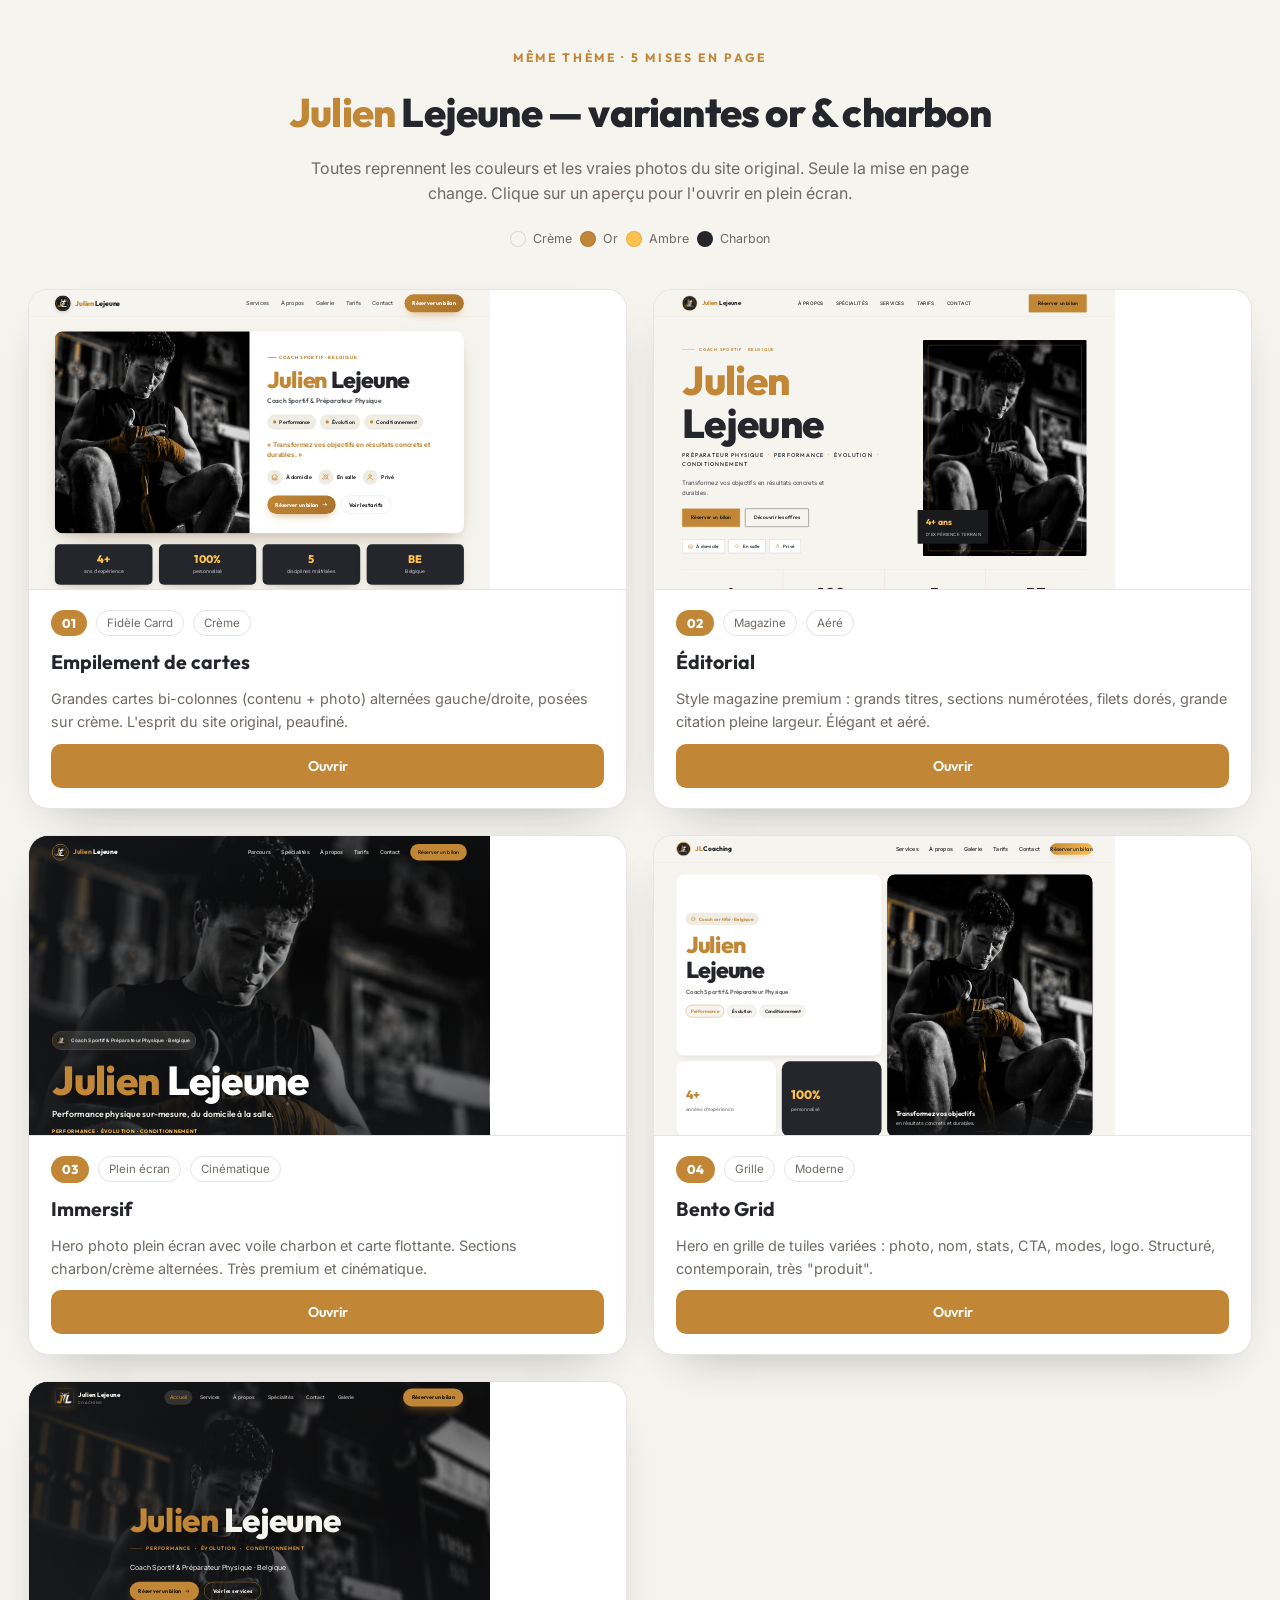
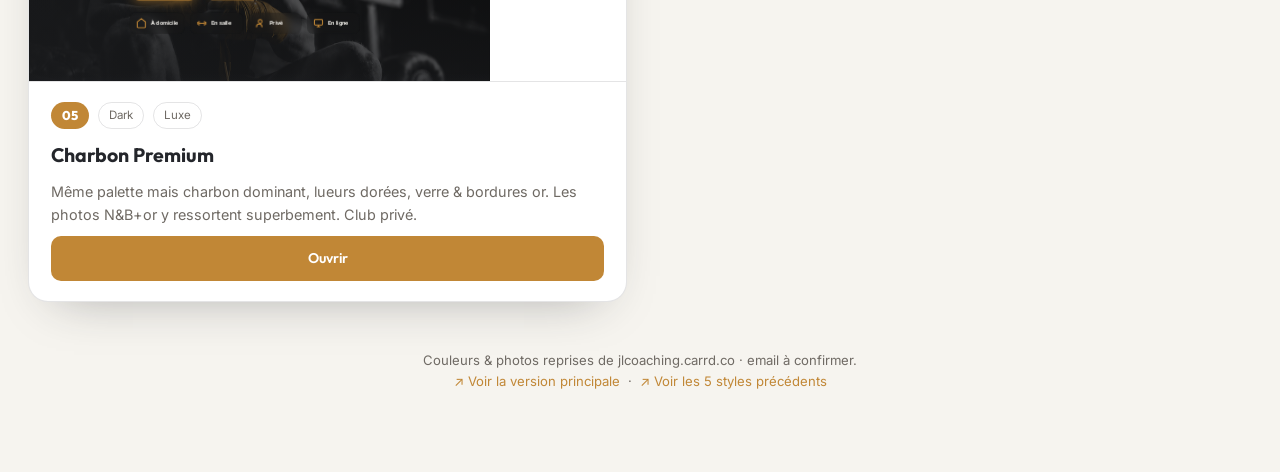
<file: comparer-theme.html>
<!DOCTYPE html>
<html lang="fr">
<head>
<meta charset="UTF-8" />
<meta name="viewport" content="width=device-width, initial-scale=1.0" />
<title>Julien Lejeune — 5 mises en page · thème or & charbon</title>
<link href="https://fonts.googleapis.com/css2?family=Outfit:wght@600;700;800&family=Inter:wght@400;500;600&display=swap" rel="stylesheet" />
<style>
  :root{ --cream:#F6F4EF; --gold:#C18736; --amber:#FFC24F; --ink:#24262B; --ink2:#191A1C; --muted:#6f6a64; --line:rgba(36,38,43,.12); }
  *{box-sizing:border-box;margin:0;padding:0}
  body{font-family:"Inter",system-ui,sans-serif;background:var(--cream);color:var(--ink);line-height:1.6}
  .wrap{max-width:1500px;margin:0 auto;padding:44px 28px 80px}
  header.top{text-align:center;margin-bottom:10px}
  .kicker{font-family:"Outfit";font-weight:700;letter-spacing:.22em;text-transform:uppercase;color:var(--gold);font-size:.76rem}
  h1{font-family:"Outfit";font-size:clamp(1.7rem,4vw,2.5rem);font-weight:800;letter-spacing:-.02em;margin-top:10px}
  h1 .g{color:var(--gold)}
  .sub{color:var(--muted);margin-top:12px;max-width:660px;margin-inline:auto}
  .swatches{display:flex;gap:8px;justify-content:center;margin:22px 0 40px}
  .sw{display:flex;align-items:center;gap:7px;font-size:.78rem;color:var(--muted)}
  .dot{width:16px;height:16px;border-radius:50%;border:1px solid var(--line)}
  .grid{display:grid;grid-template-columns:repeat(auto-fill,minmax(420px,1fr));gap:26px}
  .card{background:#fff;border:1px solid var(--line);border-radius:20px;overflow:hidden;display:flex;flex-direction:column;box-shadow:0 20px 50px -28px rgba(36,38,43,.4);transition:transform .25s,box-shadow .25s}
  .card:hover{transform:translateY(-5px);box-shadow:0 30px 60px -28px rgba(193,135,54,.45)}
  .frame{position:relative;height:300px;background:#fff;overflow:hidden;border-bottom:1px solid var(--line)}
  .frame iframe{position:absolute;top:0;left:0;width:1280px;height:960px;border:0;transform:scale(.36);transform-origin:top left;pointer-events:none}
  .frame a.veil{position:absolute;inset:0;cursor:pointer}
  .meta{padding:20px 22px;display:flex;flex-direction:column;gap:10px;flex:1}
  .tagrow{display:flex;align-items:center;gap:9px;flex-wrap:wrap}
  .num{font-family:"Outfit";font-weight:800;font-size:.8rem;color:#fff;background:var(--gold);padding:3px 11px;border-radius:999px}
  .chip{font-size:.72rem;color:var(--muted);border:1px solid var(--line);padding:3px 10px;border-radius:999px}
  h2{font-family:"Outfit";font-size:1.22rem;font-weight:700}
  .desc{color:var(--muted);font-size:.9rem;flex:1}
  .btn{text-align:center;padding:11px 16px;border-radius:10px;font-family:"Outfit";font-weight:600;font-size:.88rem;text-decoration:none;background:var(--gold);color:#fff;transition:.2s}
  .btn:hover{background:#a06f29}
  footer{text-align:center;color:var(--muted);font-size:.82rem;margin-top:48px}
  footer a{color:var(--gold);text-decoration:none}
</style>
</head>
<body>
<div class="wrap">
  <header class="top">
    <span class="kicker">Même thème · 5 mises en page</span>
    <h1><span class="g">Julien</span> Lejeune — variantes or &amp; charbon</h1>
    <p class="sub">Toutes reprennent les couleurs et les vraies photos du site original. Seule la mise en page change. Clique sur un aperçu pour l'ouvrir en plein écran.</p>
    <div class="swatches">
      <span class="sw"><span class="dot" style="background:#F6F4EF"></span>Crème</span>
      <span class="sw"><span class="dot" style="background:#C18736"></span>Or</span>
      <span class="sw"><span class="dot" style="background:#FFC24F"></span>Ambre</span>
      <span class="sw"><span class="dot" style="background:#24262B"></span>Charbon</span>
    </div>
  </header>

  <div class="grid">

    <article class="card">
      <div class="frame"><iframe src="variants/theme-1-cards.html" loading="lazy" title="Cartes"></iframe><a class="veil" href="variants/theme-1-cards.html" target="_blank"></a></div>
      <div class="meta">
        <div class="tagrow"><span class="num">01</span><span class="chip">Fidèle Carrd</span><span class="chip">Crème</span></div>
        <h2>Empilement de cartes</h2>
        <p class="desc">Grandes cartes bi-colonnes (contenu + photo) alternées gauche/droite, posées sur crème. L'esprit du site original, peaufiné.</p>
        <a class="btn" href="variants/theme-1-cards.html" target="_blank">Ouvrir</a>
      </div>
    </article>

    <article class="card">
      <div class="frame"><iframe src="variants/theme-2-editorial.html" loading="lazy" title="Éditorial"></iframe><a class="veil" href="variants/theme-2-editorial.html" target="_blank"></a></div>
      <div class="meta">
        <div class="tagrow"><span class="num">02</span><span class="chip">Magazine</span><span class="chip">Aéré</span></div>
        <h2>Éditorial</h2>
        <p class="desc">Style magazine premium : grands titres, sections numérotées, filets dorés, grande citation pleine largeur. Élégant et aéré.</p>
        <a class="btn" href="variants/theme-2-editorial.html" target="_blank">Ouvrir</a>
      </div>
    </article>

    <article class="card">
      <div class="frame"><iframe src="variants/theme-3-immersif.html" loading="lazy" title="Immersif"></iframe><a class="veil" href="variants/theme-3-immersif.html" target="_blank"></a></div>
      <div class="meta">
        <div class="tagrow"><span class="num">03</span><span class="chip">Plein écran</span><span class="chip">Cinématique</span></div>
        <h2>Immersif</h2>
        <p class="desc">Hero photo plein écran avec voile charbon et carte flottante. Sections charbon/crème alternées. Très premium et cinématique.</p>
        <a class="btn" href="variants/theme-3-immersif.html" target="_blank">Ouvrir</a>
      </div>
    </article>

    <article class="card">
      <div class="frame"><iframe src="variants/theme-4-bento.html" loading="lazy" title="Bento"></iframe><a class="veil" href="variants/theme-4-bento.html" target="_blank"></a></div>
      <div class="meta">
        <div class="tagrow"><span class="num">04</span><span class="chip">Grille</span><span class="chip">Moderne</span></div>
        <h2>Bento Grid</h2>
        <p class="desc">Hero en grille de tuiles variées : photo, nom, stats, CTA, modes, logo. Structuré, contemporain, très "produit".</p>
        <a class="btn" href="variants/theme-4-bento.html" target="_blank">Ouvrir</a>
      </div>
    </article>

    <article class="card">
      <div class="frame"><iframe src="variants/theme-5-charbon.html" loading="lazy" title="Charbon"></iframe><a class="veil" href="variants/theme-5-charbon.html" target="_blank"></a></div>
      <div class="meta">
        <div class="tagrow"><span class="num">05</span><span class="chip">Dark</span><span class="chip">Luxe</span></div>
        <h2>Charbon Premium</h2>
        <p class="desc">Même palette mais charbon dominant, lueurs dorées, verre & bordures or. Les photos N&B+or y ressortent superbement. Club privé.</p>
        <a class="btn" href="variants/theme-5-charbon.html" target="_blank">Ouvrir</a>
      </div>
    </article>

  </div>

  <footer>
    <p>Couleurs &amp; photos reprises de jlcoaching.carrd.co · email à confirmer.<br>
    <a href="index.html" target="_blank">↗ Voir la version principale</a> &nbsp;·&nbsp; <a href="comparer.html" target="_blank">↗ Voir les 5 styles précédents</a></p>
  </footer>
</div>
</body>
</html>
</file>
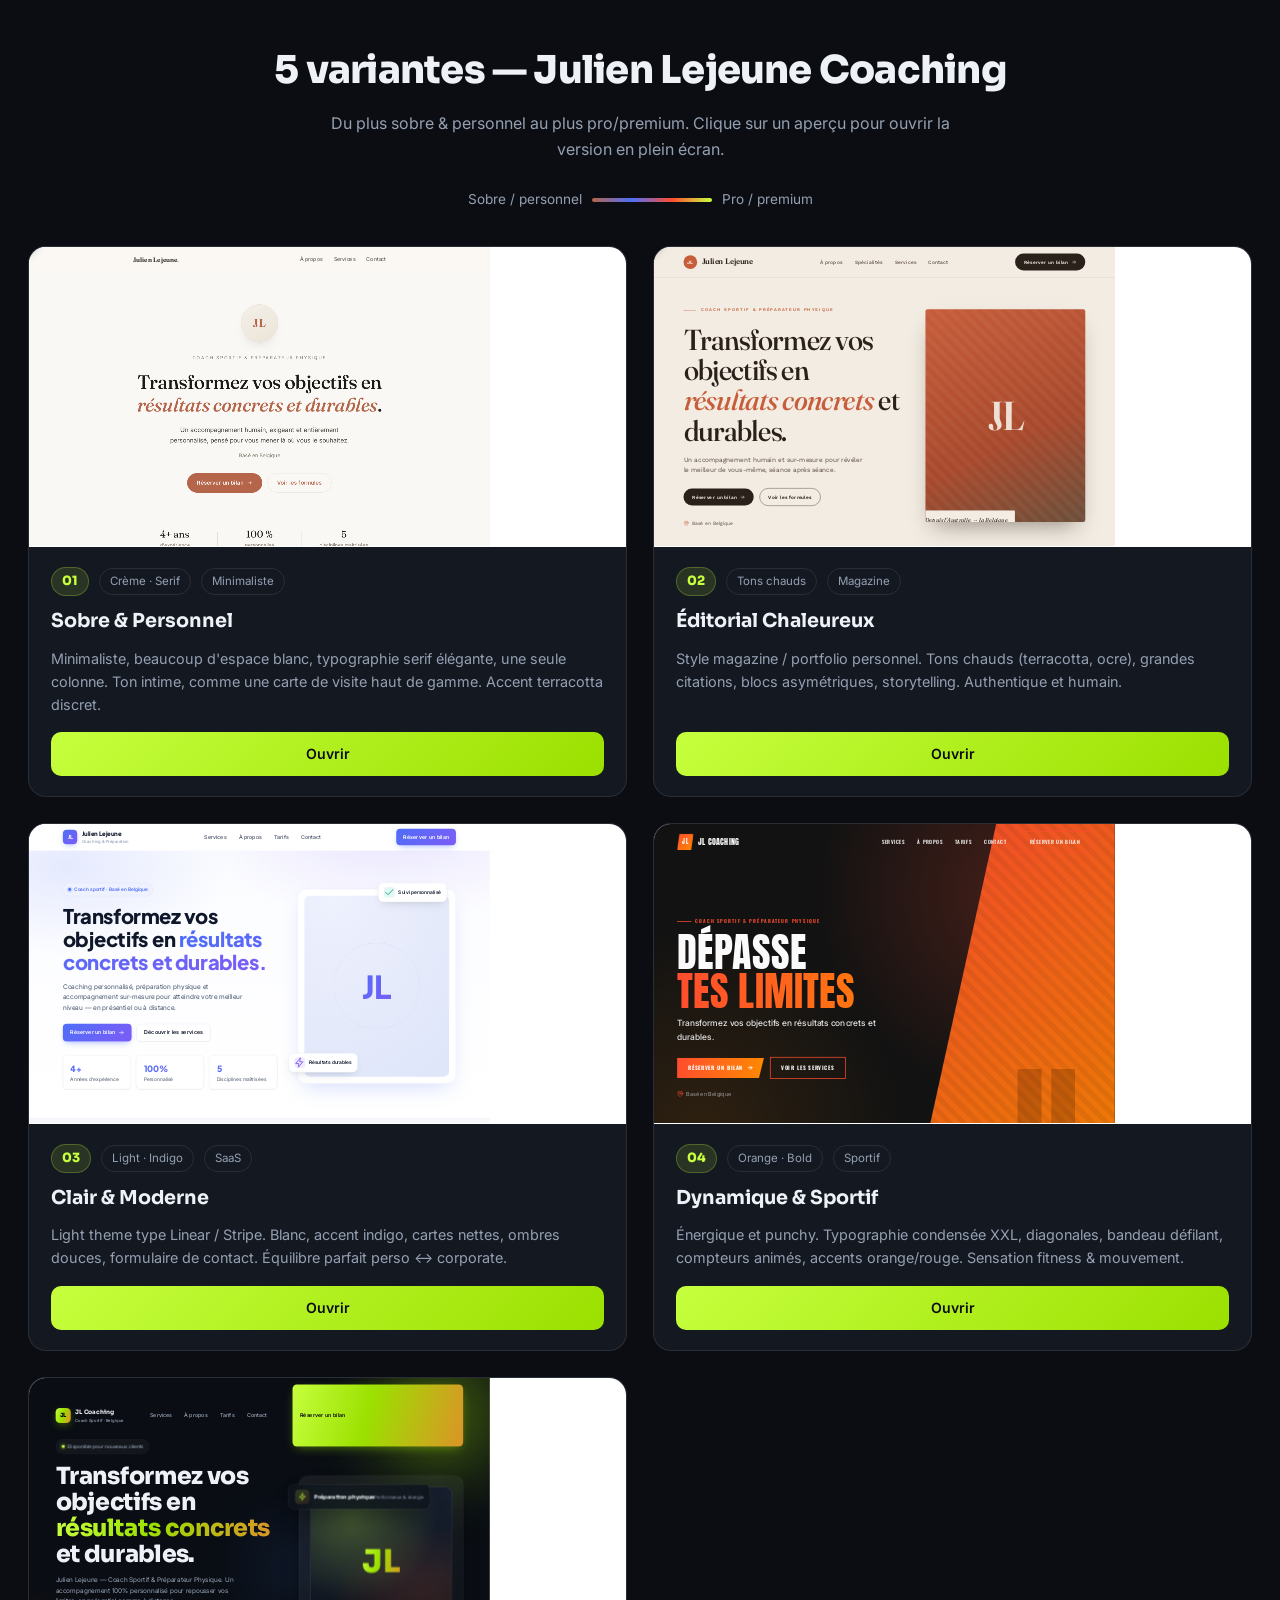
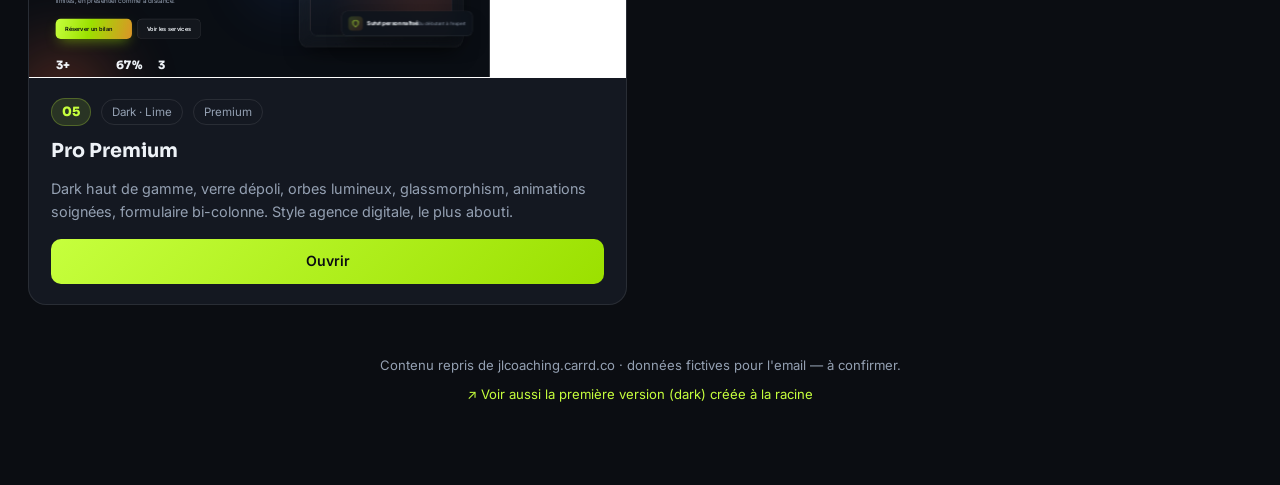
<file: comparer.html>
<!DOCTYPE html>
<html lang="fr">
<head>
<meta charset="UTF-8" />
<meta name="viewport" content="width=device-width, initial-scale=1.0" />
<title>Julien Lejeune — Comparateur de variantes</title>
<link href="https://fonts.googleapis.com/css2?family=Sora:wght@600;700;800&family=Inter:wght@400;500;600&display=swap" rel="stylesheet" />
<style>
  :root{
    --bg:#0b0d12; --panel:#141821; --line:rgba(255,255,255,.09);
    --text:#eef2f7; --muted:#94a0b2; --accent:#c6ff3d;
  }
  *{box-sizing:border-box;margin:0;padding:0}
  body{font-family:"Inter",system-ui,sans-serif;background:var(--bg);color:var(--text);line-height:1.6}
  .wrap{max-width:1500px;margin:0 auto;padding:40px 28px 80px}
  header.top{text-align:center;margin-bottom:14px}
  h1{font-family:"Sora",sans-serif;font-size:clamp(1.6rem,4vw,2.4rem);font-weight:800;letter-spacing:-.02em}
  .sub{color:var(--muted);margin-top:10px;max-width:640px;margin-inline:auto}
  .scale{display:flex;align-items:center;justify-content:center;gap:10px;margin:26px 0 36px;flex-wrap:wrap;color:var(--muted);font-size:.85rem}
  .scale b{color:var(--accent)}
  .scale .bar{height:4px;width:120px;border-radius:4px;background:linear-gradient(90deg,#b5654a,#4f6ef7,#ff4d2e,#c6ff3d)}
  .grid{display:grid;grid-template-columns:repeat(auto-fill,minmax(420px,1fr));gap:26px}
  .card{background:var(--panel);border:1px solid var(--line);border-radius:18px;overflow:hidden;display:flex;flex-direction:column;transition:transform .25s,border-color .25s}
  .card:hover{transform:translateY(-4px);border-color:rgba(198,255,61,.4)}
  .frame{position:relative;height:300px;background:#fff;overflow:hidden;border-bottom:1px solid var(--line)}
  .frame iframe{position:absolute;top:0;left:0;width:1280px;height:960px;border:0;transform:scale(.36);transform-origin:top left;pointer-events:none}
  .frame .veil{position:absolute;inset:0;cursor:pointer}
  .meta{padding:20px 22px;display:flex;flex-direction:column;gap:10px;flex:1}
  .tagrow{display:flex;align-items:center;gap:10px}
  .num{font-family:"Sora";font-weight:800;font-size:.8rem;color:var(--accent);background:rgba(198,255,61,.12);border:1px solid rgba(198,255,61,.25);padding:3px 10px;border-radius:999px}
  .chip{font-size:.72rem;color:var(--muted);border:1px solid var(--line);padding:3px 10px;border-radius:999px}
  h2{font-family:"Sora";font-size:1.2rem;font-weight:700}
  .desc{color:var(--muted);font-size:.9rem;flex:1}
  .actions{display:flex;gap:10px;margin-top:6px}
  .btn{flex:1;text-align:center;padding:11px 14px;border-radius:10px;font-weight:600;font-size:.88rem;text-decoration:none;transition:.2s}
  .btn-p{background:linear-gradient(135deg,#c6ff3d,#9be000);color:#0b0d12}
  .btn-p:hover{filter:brightness(1.08)}
  .btn-g{background:transparent;color:var(--text);border:1px solid var(--line)}
  .btn-g:hover{border-color:var(--accent);color:var(--accent)}
  footer{text-align:center;color:var(--muted);font-size:.82rem;margin-top:50px}
  .orig{display:inline-block;margin-top:8px;color:var(--accent);text-decoration:none}
</style>
</head>
<body>
<div class="wrap">
  <header class="top">
    <h1>5 variantes — Julien Lejeune Coaching</h1>
    <p class="sub">Du plus sobre & personnel au plus pro/premium. Clique sur un aperçu pour ouvrir la version en plein écran.</p>
    <div class="scale">
      <span>Sobre / personnel</span><span class="bar"></span><span>Pro / premium</span>
    </div>
  </header>

  <div class="grid">

    <article class="card">
      <div class="frame"><iframe src="variants/variant-1-sobre.html" loading="lazy" title="Variante 1"></iframe><a class="veil" href="variants/variant-1-sobre.html" target="_blank" aria-label="Ouvrir variante 1"></a></div>
      <div class="meta">
        <div class="tagrow"><span class="num">01</span><span class="chip">Crème · Serif</span><span class="chip">Minimaliste</span></div>
        <h2>Sobre & Personnel</h2>
        <p class="desc">Minimaliste, beaucoup d'espace blanc, typographie serif élégante, une seule colonne. Ton intime, comme une carte de visite haut de gamme. Accent terracotta discret.</p>
        <div class="actions">
          <a class="btn btn-p" href="variants/variant-1-sobre.html" target="_blank">Ouvrir</a>
        </div>
      </div>
    </article>

    <article class="card">
      <div class="frame"><iframe src="variants/variant-2-editorial.html" loading="lazy" title="Variante 2"></iframe><a class="veil" href="variants/variant-2-editorial.html" target="_blank" aria-label="Ouvrir variante 2"></a></div>
      <div class="meta">
        <div class="tagrow"><span class="num">02</span><span class="chip">Tons chauds</span><span class="chip">Magazine</span></div>
        <h2>Éditorial Chaleureux</h2>
        <p class="desc">Style magazine / portfolio personnel. Tons chauds (terracotta, ocre), grandes citations, blocs asymétriques, storytelling. Authentique et humain.</p>
        <div class="actions">
          <a class="btn btn-p" href="variants/variant-2-editorial.html" target="_blank">Ouvrir</a>
        </div>
      </div>
    </article>

    <article class="card">
      <div class="frame"><iframe src="variants/variant-3-clair.html" loading="lazy" title="Variante 3"></iframe><a class="veil" href="variants/variant-3-clair.html" target="_blank" aria-label="Ouvrir variante 3"></a></div>
      <div class="meta">
        <div class="tagrow"><span class="num">03</span><span class="chip">Light · Indigo</span><span class="chip">SaaS</span></div>
        <h2>Clair & Moderne</h2>
        <p class="desc">Light theme type Linear / Stripe. Blanc, accent indigo, cartes nettes, ombres douces, formulaire de contact. Équilibre parfait perso ↔ corporate.</p>
        <div class="actions">
          <a class="btn btn-p" href="variants/variant-3-clair.html" target="_blank">Ouvrir</a>
        </div>
      </div>
    </article>

    <article class="card">
      <div class="frame"><iframe src="variants/variant-4-dynamique.html" loading="lazy" title="Variante 4"></iframe><a class="veil" href="variants/variant-4-dynamique.html" target="_blank" aria-label="Ouvrir variante 4"></a></div>
      <div class="meta">
        <div class="tagrow"><span class="num">04</span><span class="chip">Orange · Bold</span><span class="chip">Sportif</span></div>
        <h2>Dynamique & Sportif</h2>
        <p class="desc">Énergique et punchy. Typographie condensée XXL, diagonales, bandeau défilant, compteurs animés, accents orange/rouge. Sensation fitness & mouvement.</p>
        <div class="actions">
          <a class="btn btn-p" href="variants/variant-4-dynamique.html" target="_blank">Ouvrir</a>
        </div>
      </div>
    </article>

    <article class="card">
      <div class="frame"><iframe src="variants/variant-5-pro.html" loading="lazy" title="Variante 5"></iframe><a class="veil" href="variants/variant-5-pro.html" target="_blank" aria-label="Ouvrir variante 5"></a></div>
      <div class="meta">
        <div class="tagrow"><span class="num">05</span><span class="chip">Dark · Lime</span><span class="chip">Premium</span></div>
        <h2>Pro Premium</h2>
        <p class="desc">Dark haut de gamme, verre dépoli, orbes lumineux, glassmorphism, animations soignées, formulaire bi-colonne. Style agence digitale, le plus abouti.</p>
        <div class="actions">
          <a class="btn btn-p" href="variants/variant-5-pro.html" target="_blank">Ouvrir</a>
        </div>
      </div>
    </article>

  </div>

  <footer>
    <p>Contenu repris de jlcoaching.carrd.co · données fictives pour l'email — à confirmer.</p>
    <a class="orig" href="index.html" target="_blank">↗ Voir aussi la première version (dark) créée à la racine</a>
  </footer>
</div>
</body>
</html>
</file>
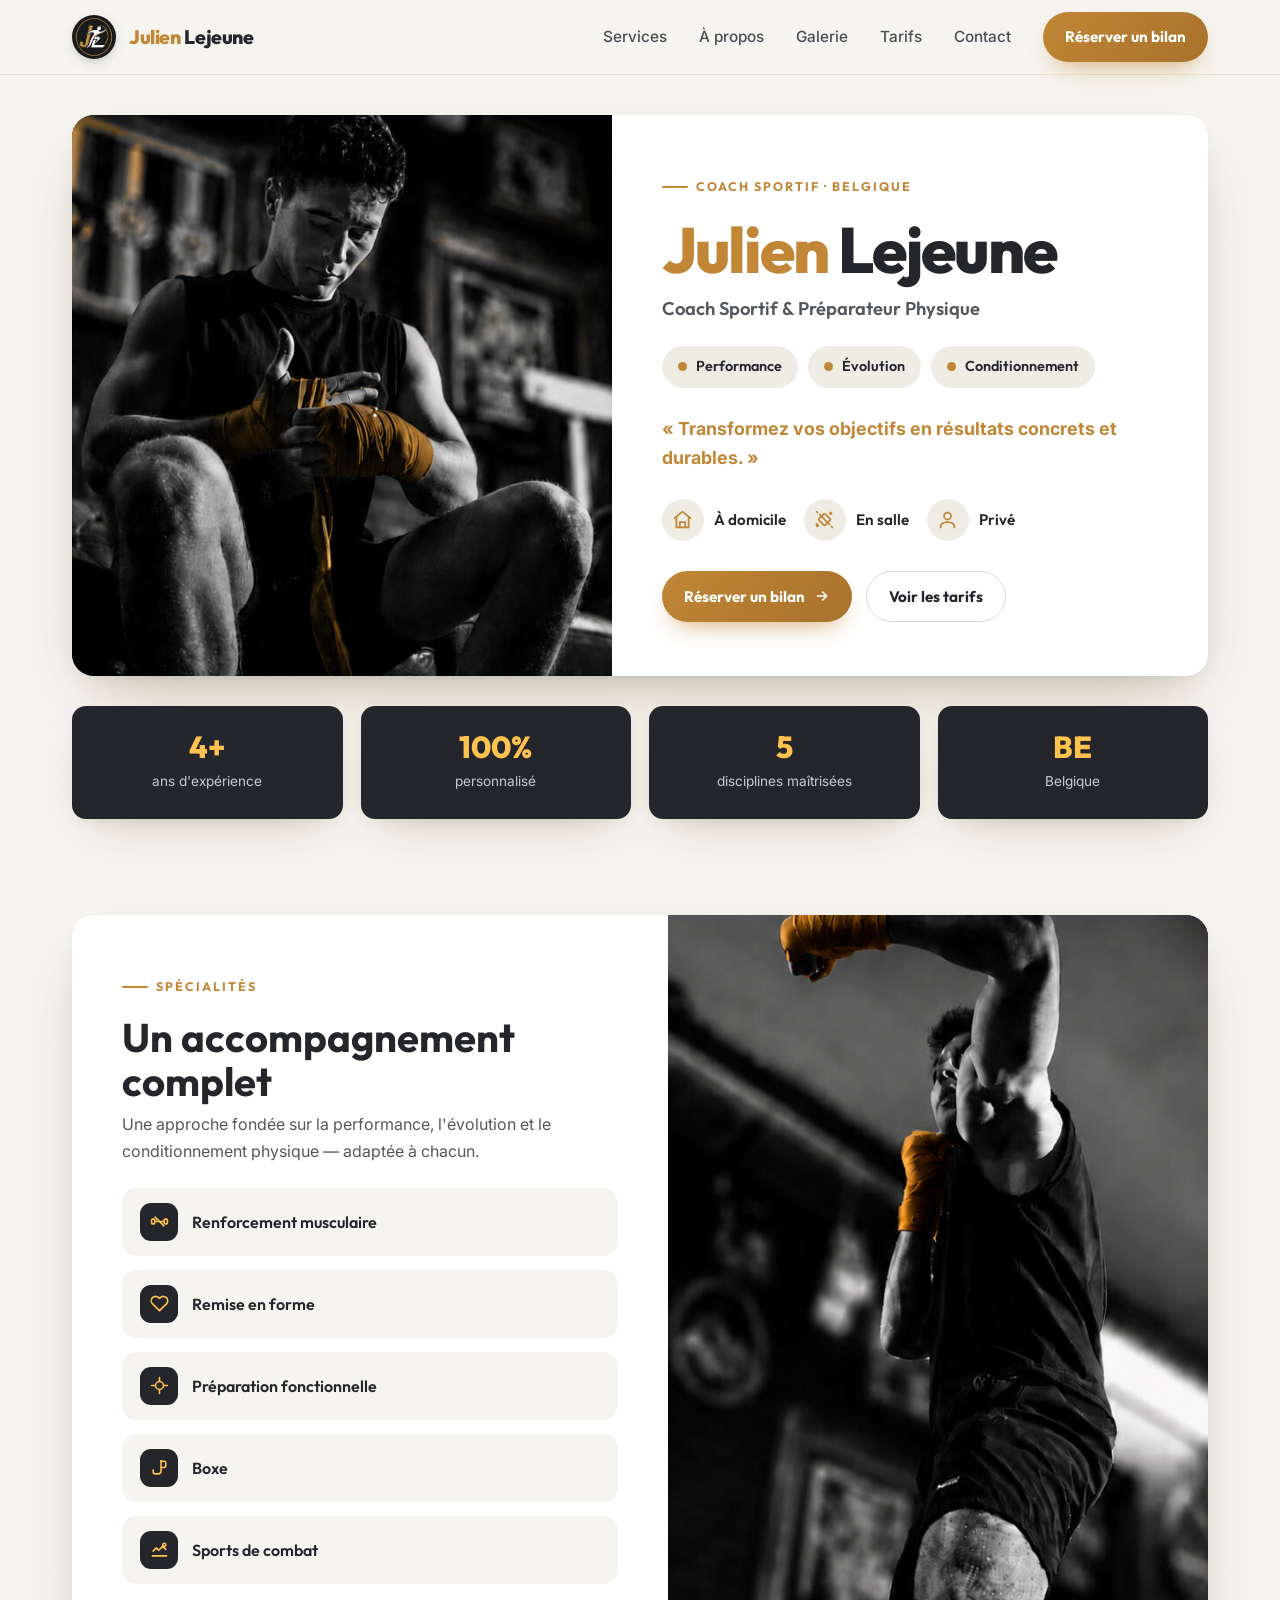
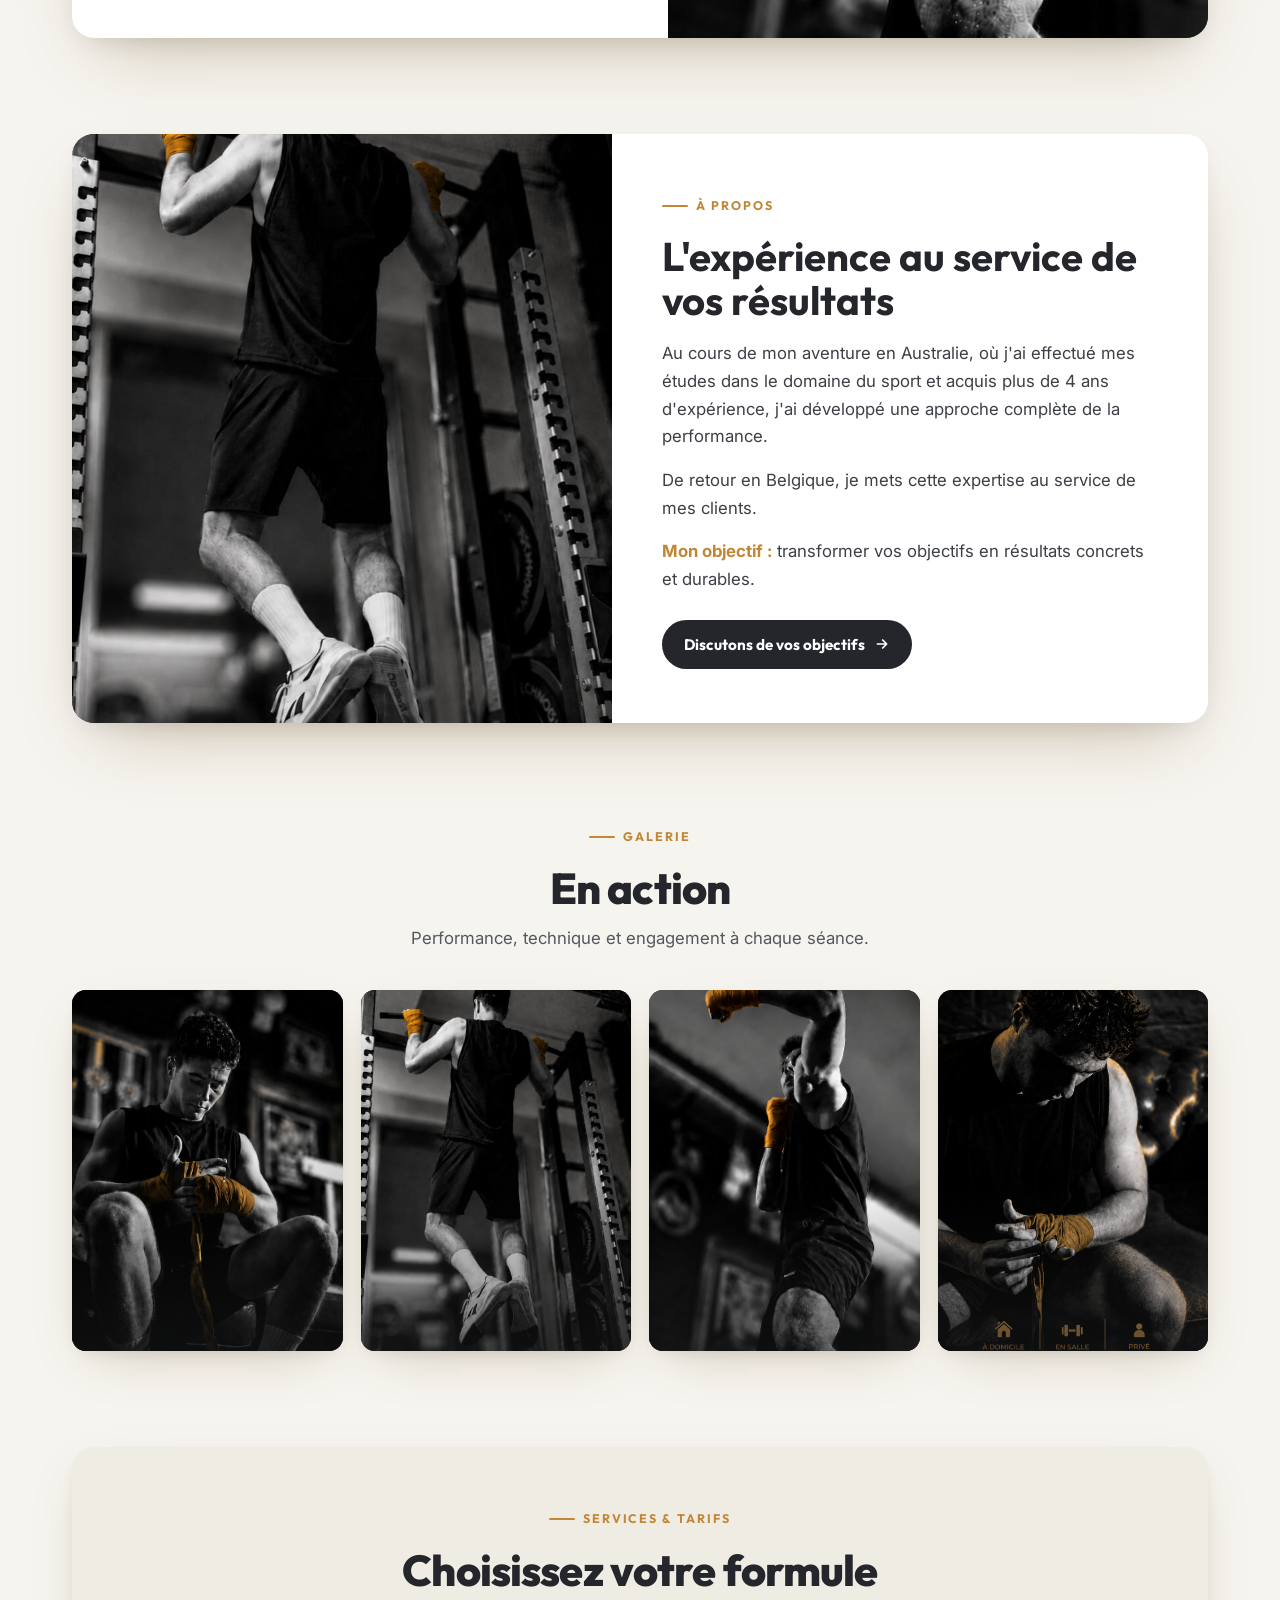
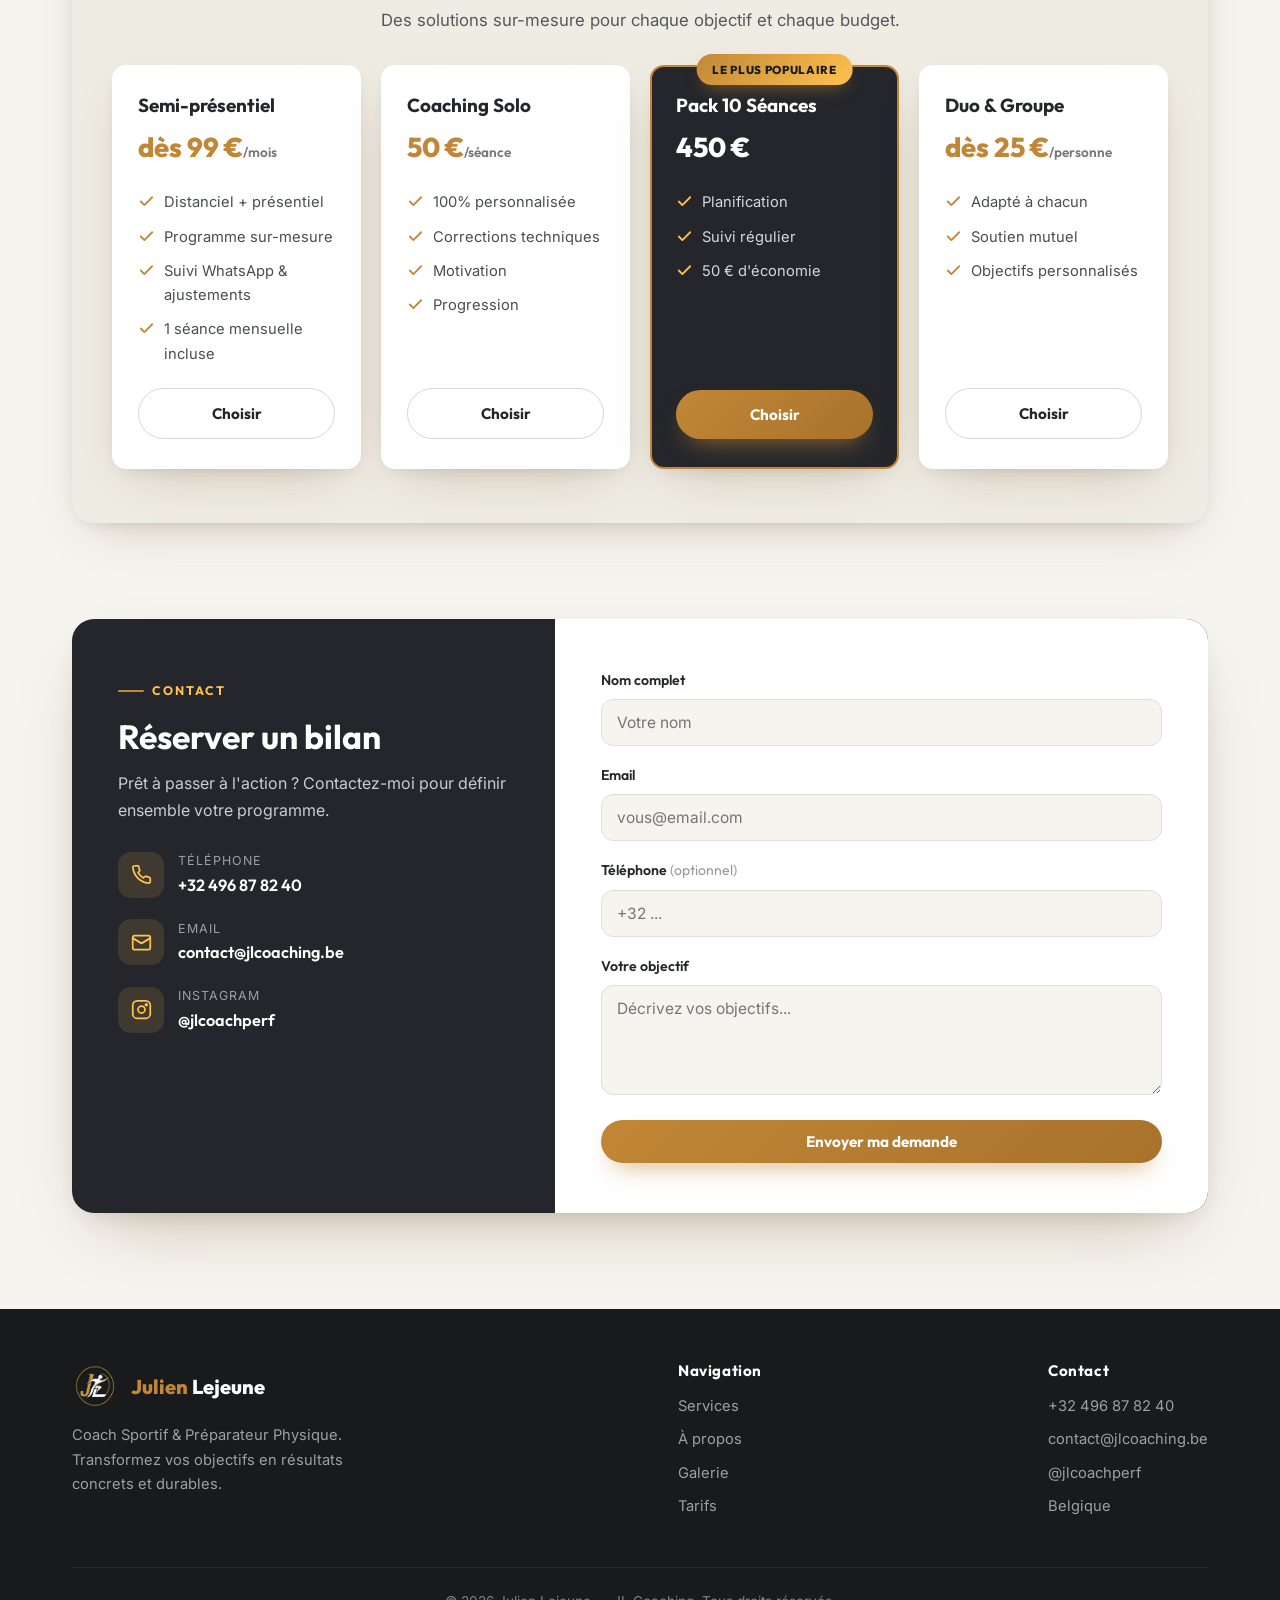
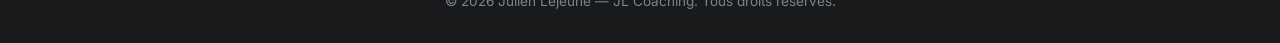
<file: variants/theme-1-cards.html>
<!DOCTYPE html>
<html lang="fr">
<head>
<meta charset="UTF-8" />
<meta name="viewport" content="width=device-width, initial-scale=1.0" />
<title>Julien Lejeune — Coach Sportif & Préparateur Physique</title>
<meta name="description" content="Julien Lejeune, coach sportif et préparateur physique basé en Belgique. Transformez vos objectifs en résultats concrets et durables." />
<link rel="preconnect" href="https://fonts.googleapis.com" />
<link rel="preconnect" href="https://fonts.gstatic.com" crossorigin />
<link href="https://fonts.googleapis.com/css2?family=Inter:wght@400;500;600;700&family=Outfit:wght@500;600;700;800&display=swap" rel="stylesheet" />
<style>
  :root{
    --creme:#F6F4EF;
    --creme-2:#efece4;
    --or:#C18736;
    --ambre:#FFC24F;
    --charbon:#24262B;
    --charbon-2:#191A1C;
    --blanc:#FFFFFF;
    --radius:22px;
    --radius-sm:14px;
    --shadow-soft:0 18px 50px -22px rgba(116,82,32,.35), 0 6px 18px -10px rgba(36,38,43,.18);
    --shadow-card:0 30px 70px -30px rgba(116,82,32,.40), 0 10px 28px -14px rgba(36,38,43,.20);
    --maxw:1180px;
  }
  *{box-sizing:border-box;margin:0;padding:0}
  html{scroll-behavior:smooth}
  body{
    font-family:'Inter',system-ui,-apple-system,sans-serif;
    background:var(--creme);
    color:var(--charbon);
    line-height:1.65;
    -webkit-font-smoothing:antialiased;
    overflow-x:hidden;
  }
  h1,h2,h3,h4{font-family:'Outfit',sans-serif;line-height:1.1;color:var(--charbon)}
  a{color:inherit;text-decoration:none}
  img{display:block;max-width:100%}
  .wrap{max-width:var(--maxw);margin:0 auto;padding:0 22px}

  /* ---------- NAV ---------- */
  .nav{
    position:sticky;top:0;z-index:60;
    background:rgba(246,244,239,.82);
    backdrop-filter:blur(14px);
    border-bottom:1px solid rgba(193,135,54,.16);
    transition:box-shadow .3s ease,background .3s ease;
  }
  .nav.scrolled{box-shadow:0 10px 30px -18px rgba(36,38,43,.30);background:rgba(246,244,239,.94)}
  .nav-inner{display:flex;align-items:center;justify-content:space-between;height:74px}
  .brand{display:flex;align-items:center;gap:13px;font-family:'Outfit';font-weight:800;font-size:1.22rem;letter-spacing:-.02em}
  .brand img{width:44px;height:44px;border-radius:50%;object-fit:cover;box-shadow:0 4px 14px -6px rgba(36,38,43,.5)}
  .brand .jl-or{color:var(--or)}
  .brand .jl-charbon{color:var(--charbon)}
  .nav-links{display:flex;align-items:center;gap:32px}
  .nav-links a.link{font-weight:500;font-size:.96rem;color:#4a4d54;position:relative;padding:4px 0;transition:color .2s}
  .nav-links a.link::after{content:"";position:absolute;left:0;bottom:-2px;width:0;height:2px;background:var(--or);transition:width .25s ease;border-radius:2px}
  .nav-links a.link:hover{color:var(--charbon)}
  .nav-links a.link:hover::after{width:100%}
  .btn{
    display:inline-flex;align-items:center;gap:9px;
    font-family:'Outfit';font-weight:700;font-size:.95rem;
    padding:12px 22px;border-radius:999px;border:none;cursor:pointer;
    transition:transform .2s ease,box-shadow .25s ease,background .25s ease;
    white-space:nowrap;
  }
  .btn-or{background:linear-gradient(135deg,var(--or),#a9722b);color:#fff;box-shadow:0 12px 26px -12px rgba(193,135,54,.8)}
  .btn-or:hover{transform:translateY(-2px);box-shadow:0 18px 32px -12px rgba(193,135,54,.9)}
  .btn-dark{background:var(--charbon);color:#fff}
  .btn-dark:hover{transform:translateY(-2px);background:var(--charbon-2)}
  .btn-ghost{background:transparent;color:var(--charbon);border:1.5px solid rgba(36,38,43,.18)}
  .btn-ghost:hover{border-color:var(--or);color:var(--or)}
  .burger{display:none;flex-direction:column;gap:5px;background:none;border:none;cursor:pointer;padding:8px}
  .burger span{width:24px;height:2.5px;background:var(--charbon);border-radius:2px;transition:.3s}
  .burger.open span:nth-child(1){transform:translateY(7.5px) rotate(45deg)}
  .burger.open span:nth-child(2){opacity:0}
  .burger.open span:nth-child(3){transform:translateY(-7.5px) rotate(-45deg)}
  .mobile-menu{
    display:none;position:fixed;inset:74px 0 0 0;z-index:55;
    background:var(--creme);
    flex-direction:column;padding:30px 26px;gap:6px;
    transform:translateX(100%);transition:transform .35s ease;
  }
  .mobile-menu.open{transform:translateX(0)}
  .mobile-menu a{font-family:'Outfit';font-weight:600;font-size:1.3rem;padding:16px 0;border-bottom:1px solid rgba(36,38,43,.08)}
  .mobile-menu .btn{margin-top:18px;justify-content:center}

  /* ---------- BIG CARD SYSTEM ---------- */
  section{padding:48px 0}
  .card{
    background:var(--blanc);
    border-radius:var(--radius);
    box-shadow:var(--shadow-card);
    overflow:hidden;
    display:grid;
    grid-template-columns:1.05fr .95fr;
    align-items:stretch;
  }
  .card.reverse{grid-template-columns:.95fr 1.05fr}
  .card.reverse .card-media{order:-1}
  .card-body{padding:54px 50px}
  .card-media{position:relative;min-height:480px;background:var(--charbon)}
  .card-media img{width:100%;height:100%;object-fit:cover;position:absolute;inset:0}
  .card-media.tall{min-height:560px}

  .eyebrow{
    display:inline-flex;align-items:center;gap:8px;
    font-family:'Outfit';font-weight:700;font-size:.78rem;letter-spacing:.16em;text-transform:uppercase;
    color:var(--or);margin-bottom:18px;
  }
  .eyebrow::before{content:"";width:26px;height:2px;background:var(--or);border-radius:2px}

  /* ---------- HERO ---------- */
  .hero{padding-top:40px}
  .hero h1{font-size:clamp(2.5rem,5.2vw,4rem);font-weight:800;letter-spacing:-.03em;margin-bottom:8px}
  .hero h1 .or{color:var(--or)}
  .hero h1 .ch{color:var(--charbon)}
  .hero .role{font-family:'Outfit';font-weight:600;font-size:1.15rem;color:#54575e;margin-bottom:22px}
  .pills{display:flex;flex-wrap:wrap;gap:10px;margin-bottom:26px}
  .pill{
    display:inline-flex;align-items:center;gap:9px;
    background:var(--creme-2);border-radius:999px;padding:9px 16px;
    font-family:'Outfit';font-weight:600;font-size:.9rem;color:var(--charbon);
  }
  .pill .dot{width:9px;height:9px;border-radius:50%;background:var(--or);flex:none}
  .lead{font-size:1.12rem;color:#3c3f45;margin-bottom:14px;max-width:46ch}
  .lead strong{color:var(--or)}
  .hero-modes{display:flex;flex-wrap:wrap;gap:18px;margin:26px 0 30px}
  .mode{display:flex;align-items:center;gap:10px;font-family:'Outfit';font-weight:600;font-size:.95rem}
  .mode .ico{width:42px;height:42px;border-radius:50%;background:var(--creme-2);display:grid;place-items:center;color:var(--or);flex:none}
  .mode .ico svg{width:21px;height:21px}
  .hero-cta{display:flex;flex-wrap:wrap;gap:14px}

  /* ---------- STATS STRIP ---------- */
  .stats{
    display:grid;grid-template-columns:repeat(4,1fr);gap:18px;
    margin-top:30px;
  }
  .stat{
    background:var(--charbon);color:#fff;border-radius:var(--radius-sm);
    padding:26px 22px;text-align:center;box-shadow:var(--shadow-soft);
  }
  .stat .num{font-family:'Outfit';font-weight:800;font-size:1.9rem;color:var(--ambre);line-height:1}
  .stat .lbl{font-size:.85rem;color:#c9ccd2;margin-top:8px}

  /* ---------- SECTION HEADERS ---------- */
  .sec-head{text-align:center;max-width:720px;margin:0 auto 38px}
  .sec-head .eyebrow{justify-content:center}
  .sec-head h2{font-size:clamp(1.9rem,3.6vw,2.7rem);font-weight:800;letter-spacing:-.02em}
  .sec-head p{color:#54575e;margin-top:12px;font-size:1.05rem}

  /* ---------- SPECIALTIES ---------- */
  .spec-list{display:flex;flex-direction:column;gap:14px;margin-top:6px}
  .spec{
    display:flex;align-items:center;gap:14px;
    background:var(--creme);border-radius:var(--radius-sm);padding:15px 18px;
    font-family:'Outfit';font-weight:600;
    transition:transform .2s ease,box-shadow .2s ease;
  }
  .spec:hover{transform:translateX(5px);box-shadow:var(--shadow-soft)}
  .spec .ico{width:38px;height:38px;border-radius:11px;background:var(--charbon);color:var(--ambre);display:grid;place-items:center;flex:none}
  .spec .ico svg{width:19px;height:19px}

  /* ---------- SERVICES / TARIFS ---------- */
  .tarifs{background:var(--creme-2);border-radius:var(--radius);padding:54px 40px;box-shadow:var(--shadow-soft)}
  .grid-tarifs{display:grid;grid-template-columns:repeat(4,1fr);gap:20px;margin-top:8px}
  .tarif{
    background:var(--blanc);border-radius:var(--radius-sm);padding:28px 24px;
    display:flex;flex-direction:column;box-shadow:var(--shadow-soft);
    position:relative;transition:transform .25s ease,box-shadow .25s ease;
    border:2px solid transparent;
  }
  .tarif:hover{transform:translateY(-6px);box-shadow:var(--shadow-card)}
  .tarif.featured{background:var(--charbon);color:#fff;border-color:var(--or)}
  .tarif.featured h3,.tarif.featured .price{color:#fff}
  .tarif.featured .price .unit{color:#c9ccd2}
  .tarif.featured li{color:#d6d8dd}
  .tarif.featured li svg{color:var(--ambre)}
  .badge{
    position:absolute;top:-13px;left:50%;transform:translateX(-50%);
    background:linear-gradient(135deg,var(--or),var(--ambre));color:var(--charbon-2);
    font-family:'Outfit';font-weight:800;font-size:.72rem;letter-spacing:.06em;text-transform:uppercase;
    padding:6px 16px;border-radius:999px;white-space:nowrap;box-shadow:0 8px 18px -8px rgba(193,135,54,.7);
  }
  .tarif h3{font-size:1.18rem;margin-bottom:10px}
  .tarif .price{font-family:'Outfit';font-weight:800;font-size:1.7rem;color:var(--or);margin-bottom:4px}
  .tarif .price .unit{font-size:.85rem;font-weight:600;color:#777}
  .tarif ul{list-style:none;margin:16px 0 22px;display:flex;flex-direction:column;gap:10px;flex:1}
  .tarif li{display:flex;gap:9px;font-size:.92rem;color:#4a4d54;align-items:flex-start}
  .tarif li svg{width:17px;height:17px;color:var(--or);flex:none;margin-top:3px}
  .tarif .btn{justify-content:center;width:100%}

  /* ---------- GALLERY ---------- */
  .gallery{display:grid;grid-template-columns:repeat(4,1fr);gap:18px}
  .gal-item{
    border-radius:var(--radius-sm);overflow:hidden;position:relative;aspect-ratio:3/4;
    box-shadow:var(--shadow-soft);background:var(--charbon);
  }
  .gal-item img{width:100%;height:100%;object-fit:cover;transition:transform .5s ease}
  .gal-item:hover img{transform:scale(1.07)}
  .gal-item::after{content:"";position:absolute;inset:0;background:linear-gradient(180deg,transparent 55%,rgba(25,26,28,.55));pointer-events:none}

  /* ---------- CONTACT ---------- */
  .contact-card{
    background:var(--charbon);border-radius:var(--radius);color:#fff;
    display:grid;grid-template-columns:.85fr 1.15fr;overflow:hidden;box-shadow:var(--shadow-card);
  }
  .contact-info{padding:54px 46px}
  .contact-info h2{color:#fff;font-size:2.1rem;margin-bottom:14px}
  .contact-info p{color:#c9ccd2;margin-bottom:28px}
  .ci-item{display:flex;align-items:center;gap:14px;margin-bottom:20px}
  .ci-item .ico{width:46px;height:46px;border-radius:13px;background:rgba(255,194,79,.12);color:var(--ambre);display:grid;place-items:center;flex:none}
  .ci-item .ico svg{width:21px;height:21px}
  .ci-item .t{font-size:.78rem;color:#9aa0a8;text-transform:uppercase;letter-spacing:.08em}
  .ci-item .v{font-family:'Outfit';font-weight:600;font-size:1.02rem}
  .contact-form{background:var(--blanc);padding:50px 46px;color:var(--charbon)}
  .field{margin-bottom:18px}
  .field label{display:block;font-family:'Outfit';font-weight:600;font-size:.88rem;margin-bottom:7px}
  .field input,.field textarea{
    width:100%;padding:13px 15px;border:1.5px solid #e2dfd6;border-radius:12px;
    font-family:'Inter';font-size:.97rem;background:var(--creme);color:var(--charbon);
    transition:border-color .2s,box-shadow .2s;
  }
  .field input:focus,.field textarea:focus{outline:none;border-color:var(--or);box-shadow:0 0 0 3px rgba(193,135,54,.14)}
  .field textarea{resize:vertical;min-height:110px}
  .field.err input,.field.err textarea{border-color:#d24b3e;background:#fdf3f2}
  .err-msg{color:#d24b3e;font-size:.82rem;margin-top:6px;display:none}
  .field.err .err-msg{display:block}
  .form-ok{
    display:none;background:rgba(193,135,54,.12);border:1.5px solid var(--or);
    color:#8a5f24;border-radius:12px;padding:14px 16px;font-weight:600;font-size:.94rem;margin-bottom:18px;
  }
  .form-ok.show{display:block}

  /* ---------- FOOTER ---------- */
  .footer{background:var(--charbon-2);color:#c9ccd2;padding:54px 0 30px;margin-top:48px}
  .foot-grid{display:flex;justify-content:space-between;align-items:flex-start;gap:40px;flex-wrap:wrap}
  .foot-brand{display:flex;align-items:center;gap:13px;font-family:'Outfit';font-weight:800;font-size:1.25rem;color:#fff;margin-bottom:14px}
  .foot-brand img{width:46px;height:46px;border-radius:50%;object-fit:cover}
  .foot-brand .or{color:var(--or)}
  .foot-col h4{color:#fff;font-size:.95rem;margin-bottom:14px;letter-spacing:.04em}
  .foot-col a,.foot-col p{display:block;color:#9aa0a8;font-size:.92rem;margin-bottom:9px;transition:color .2s}
  .foot-col a:hover{color:var(--ambre)}
  .foot-bottom{border-top:1px solid rgba(255,255,255,.08);margin-top:40px;padding-top:22px;font-size:.85rem;color:#7d8389;text-align:center}

  /* ---------- REVEAL ---------- */
  .reveal{opacity:0;transform:translateY(34px);transition:opacity .7s ease,transform .7s ease}
  .reveal.in{opacity:1;transform:none}

  /* ---------- RESPONSIVE ---------- */
  @media(max-width:980px){
    .card,.card.reverse{grid-template-columns:1fr}
    .card.reverse .card-media{order:0}
    .card-media,.card-media.tall{min-height:360px;position:relative}
    .card-body{padding:42px 34px}
    .grid-tarifs{grid-template-columns:repeat(2,1fr)}
    .gallery{grid-template-columns:repeat(2,1fr)}
    .contact-card{grid-template-columns:1fr}
    .stats{grid-template-columns:repeat(2,1fr)}
  }
  @media(max-width:680px){
    .nav-links{display:none}
    .burger{display:flex}
    .mobile-menu{display:flex}
    .grid-tarifs{grid-template-columns:1fr}
    .card-body{padding:34px 24px}
    .tarifs{padding:40px 20px}
    .contact-info,.contact-form{padding:38px 26px}
    .hero h1{font-size:2.4rem}
  }
  @media(prefers-reduced-motion:reduce){
    *{scroll-behavior:auto!important}
    .reveal{opacity:1!important;transform:none!important;transition:none!important}
    .gal-item img,.tarif,.spec,.btn{transition:none!important}
  }
</style>
</head>
<body>

<!-- NAV -->
<header class="nav" id="nav">
  <div class="wrap nav-inner">
    <a href="#hero" class="brand">
      <img src="../assets/img/original/image01.jpg" alt="Logo JL Coaching" />
      <span><span class="jl-or">Julien</span> <span class="jl-charbon">Lejeune</span></span>
    </a>
    <nav class="nav-links">
      <a href="#services" class="link">Services</a>
      <a href="#apropos" class="link">À propos</a>
      <a href="#galerie" class="link">Galerie</a>
      <a href="#tarifs" class="link">Tarifs</a>
      <a href="#contact" class="link">Contact</a>
      <a href="#contact" class="btn btn-or">Réserver un bilan</a>
    </nav>
    <button class="burger" id="burger" aria-label="Menu" aria-expanded="false">
      <span></span><span></span><span></span>
    </button>
  </div>
</header>

<div class="mobile-menu" id="mobileMenu">
  <a href="#services">Services</a>
  <a href="#apropos">À propos</a>
  <a href="#galerie">Galerie</a>
  <a href="#tarifs">Tarifs</a>
  <a href="#contact">Contact</a>
  <a href="#contact" class="btn btn-or">Réserver un bilan</a>
</div>

<main>

<!-- HERO -->
<section class="hero" id="hero">
  <div class="wrap">
    <div class="card reverse reveal">
      <div class="card-body">
        <span class="eyebrow">Coach Sportif · Belgique</span>
        <h1><span class="or">Julien</span> <span class="ch">Lejeune</span></h1>
        <p class="role">Coach Sportif & Préparateur Physique</p>
        <div class="pills">
          <span class="pill"><span class="dot"></span>Performance</span>
          <span class="pill"><span class="dot"></span>Évolution</span>
          <span class="pill"><span class="dot"></span>Conditionnement</span>
        </div>
        <p class="lead"><strong>« Transformez vos objectifs en résultats concrets et durables. »</strong></p>
        <div class="hero-modes">
          <div class="mode"><span class="ico"><svg viewBox="0 0 24 24" fill="none" stroke="currentColor" stroke-width="2" stroke-linecap="round" stroke-linejoin="round"><path d="M3 10.5 12 3l9 7.5"/><path d="M5 9.5V21h14V9.5"/><path d="M9 21v-6h6v6"/></svg></span>À domicile</div>
          <div class="mode"><span class="ico"><svg viewBox="0 0 24 24" fill="none" stroke="currentColor" stroke-width="2" stroke-linecap="round" stroke-linejoin="round"><path d="M6.5 6.5 17.5 17.5"/><path d="M21 21l-1-1"/><path d="M3 3l1 1"/><path d="m18 5 1-1 1 1-1 1z"/><path d="m4 18 1 1 1 1-1 1-1-1z" transform="translate(-1 -1)"/><rect x="7" y="7" width="10" height="10" rx="1" transform="rotate(45 12 12)"/></svg></span>En salle</div>
          <div class="mode"><span class="ico"><svg viewBox="0 0 24 24" fill="none" stroke="currentColor" stroke-width="2" stroke-linecap="round" stroke-linejoin="round"><circle cx="12" cy="8" r="4"/><path d="M4 21c0-4 3.6-6 8-6s8 2 8 6"/></svg></span>Privé</div>
        </div>
        <div class="hero-cta">
          <a href="#contact" class="btn btn-or">Réserver un bilan
            <svg width="16" height="16" viewBox="0 0 24 24" fill="none" stroke="currentColor" stroke-width="2.5" stroke-linecap="round" stroke-linejoin="round"><path d="M5 12h14M13 6l6 6-6 6"/></svg>
          </a>
          <a href="#tarifs" class="btn btn-ghost">Voir les tarifs</a>
        </div>
      </div>
      <div class="card-media tall">
        <img src="../assets/img/original/image06.jpg" alt="Julien Lejeune, portrait" />
      </div>
    </div>

    <!-- STATS -->
    <div class="stats reveal">
      <div class="stat"><div class="num">4+</div><div class="lbl">ans d'expérience</div></div>
      <div class="stat"><div class="num">100%</div><div class="lbl">personnalisé</div></div>
      <div class="stat"><div class="num">5</div><div class="lbl">disciplines maîtrisées</div></div>
      <div class="stat"><div class="num">BE</div><div class="lbl">Belgique</div></div>
    </div>
  </div>
</section>

<!-- SERVICES / SPECIALITES (card bi-colonne) -->
<section id="services">
  <div class="wrap">
    <div class="card reveal">
      <div class="card-body">
        <span class="eyebrow">Spécialités</span>
        <h2 style="font-size:clamp(1.8rem,3.4vw,2.5rem);margin-bottom:8px">Un accompagnement complet</h2>
        <p style="color:#54575e;margin-bottom:24px">Une approche fondée sur la performance, l'évolution et le conditionnement physique — adaptée à chacun.</p>
        <div class="spec-list">
          <div class="spec"><span class="ico"><svg viewBox="0 0 24 24" fill="none" stroke="currentColor" stroke-width="2" stroke-linecap="round" stroke-linejoin="round"><path d="M6.5 6.5 17.5 17.5"/><rect x="2" y="9" width="4" height="6" rx="1"/><rect x="18" y="9" width="4" height="6" rx="1"/><path d="M6 12h12"/></svg></span>Renforcement musculaire</div>
          <div class="spec"><span class="ico"><svg viewBox="0 0 24 24" fill="none" stroke="currentColor" stroke-width="2" stroke-linecap="round" stroke-linejoin="round"><path d="M20.8 4.6a5.5 5.5 0 0 0-7.8 0L12 5.6l-1-1a5.5 5.5 0 0 0-7.8 7.8L12 21l8.8-8.6a5.5 5.5 0 0 0 0-7.8z"/></svg></span>Remise en forme</div>
          <div class="spec"><span class="ico"><svg viewBox="0 0 24 24" fill="none" stroke="currentColor" stroke-width="2" stroke-linecap="round" stroke-linejoin="round"><path d="M12 2v4M12 18v4M2 12h4M18 12h4"/><circle cx="12" cy="12" r="5"/></svg></span>Préparation fonctionnelle</div>
          <div class="spec"><span class="ico"><svg viewBox="0 0 24 24" fill="none" stroke="currentColor" stroke-width="2" stroke-linecap="round" stroke-linejoin="round"><path d="M14 4h4a2 2 0 0 1 2 2v3a3 3 0 0 1-3 3h-3"/><path d="M14 4v12a4 4 0 0 1-4 4H7a3 3 0 0 1-3-3v-2"/><circle cx="14" cy="4" r="0.5"/></svg></span>Boxe</div>
          <div class="spec"><span class="ico"><svg viewBox="0 0 24 24" fill="none" stroke="currentColor" stroke-width="2" stroke-linecap="round" stroke-linejoin="round"><path d="m4 14 4-4 3 3 5-5 4 4"/><path d="M3 20h18"/><circle cx="18" cy="6" r="2"/></svg></span>Sports de combat</div>
        </div>
      </div>
      <div class="card-media tall">
        <img src="../assets/img/original/image04.jpg" alt="Entraînement de boxe" />
      </div>
    </div>
  </div>
</section>

<!-- À PROPOS (card reverse) -->
<section id="apropos">
  <div class="wrap">
    <div class="card reverse reveal">
      <div class="card-body">
        <span class="eyebrow">À propos</span>
        <h2 style="font-size:clamp(1.8rem,3.4vw,2.5rem);margin-bottom:18px">L'expérience au service de vos résultats</h2>
        <p style="color:#3c3f45;font-size:1.05rem;margin-bottom:16px">Au cours de mon aventure en Australie, où j'ai effectué mes études dans le domaine du sport et acquis plus de 4 ans d'expérience, j'ai développé une approche complète de la performance.</p>
        <p style="color:#3c3f45;font-size:1.05rem;margin-bottom:16px">De retour en Belgique, je mets cette expertise au service de mes clients.</p>
        <p style="color:#3c3f45;font-size:1.05rem"><strong style="color:var(--or)">Mon objectif :</strong> transformer vos objectifs en résultats concrets et durables.</p>
        <a href="#contact" class="btn btn-dark" style="margin-top:26px">Discutons de vos objectifs
          <svg width="16" height="16" viewBox="0 0 24 24" fill="none" stroke="currentColor" stroke-width="2.5" stroke-linecap="round" stroke-linejoin="round"><path d="M5 12h14M13 6l6 6-6 6"/></svg>
        </a>
      </div>
      <div class="card-media tall">
        <img src="../assets/img/original/image03.jpg" alt="Traction en salle" />
      </div>
    </div>
  </div>
</section>

<!-- GALERIE -->
<section id="galerie">
  <div class="wrap">
    <div class="sec-head reveal">
      <span class="eyebrow">Galerie</span>
      <h2>En action</h2>
      <p>Performance, technique et engagement à chaque séance.</p>
    </div>
    <div class="gallery">
      <div class="gal-item reveal"><img src="../assets/img/original/image06.jpg" alt="Portrait Julien Lejeune" /></div>
      <div class="gal-item reveal"><img src="../assets/img/original/image03.jpg" alt="Traction en salle" /></div>
      <div class="gal-item reveal"><img src="../assets/img/original/image04.jpg" alt="Coup de boxe" /></div>
      <div class="gal-item reveal"><img src="../assets/img/original/image02.jpg" alt="Modes de coaching : à domicile, en salle, privé" style="object-position:top" /></div>
    </div>
  </div>
</section>

<!-- TARIFS -->
<section id="tarifs">
  <div class="wrap">
    <div class="tarifs reveal">
      <div class="sec-head" style="margin-bottom:30px">
        <span class="eyebrow">Services & tarifs</span>
        <h2>Choisissez votre formule</h2>
        <p>Des solutions sur-mesure pour chaque objectif et chaque budget.</p>
      </div>
      <div class="grid-tarifs">
        <div class="tarif reveal">
          <h3>Semi-présentiel</h3>
          <div class="price">dès 99 €<span class="unit">/mois</span></div>
          <ul>
            <li><svg viewBox="0 0 24 24" fill="none" stroke="currentColor" stroke-width="2.5" stroke-linecap="round" stroke-linejoin="round"><path d="M20 6 9 17l-5-5"/></svg>Distanciel + présentiel</li>
            <li><svg viewBox="0 0 24 24" fill="none" stroke="currentColor" stroke-width="2.5" stroke-linecap="round" stroke-linejoin="round"><path d="M20 6 9 17l-5-5"/></svg>Programme sur-mesure</li>
            <li><svg viewBox="0 0 24 24" fill="none" stroke="currentColor" stroke-width="2.5" stroke-linecap="round" stroke-linejoin="round"><path d="M20 6 9 17l-5-5"/></svg>Suivi WhatsApp & ajustements</li>
            <li><svg viewBox="0 0 24 24" fill="none" stroke="currentColor" stroke-width="2.5" stroke-linecap="round" stroke-linejoin="round"><path d="M20 6 9 17l-5-5"/></svg>1 séance mensuelle incluse</li>
          </ul>
          <a href="#contact" class="btn btn-ghost">Choisir</a>
        </div>

        <div class="tarif reveal">
          <h3>Coaching Solo</h3>
          <div class="price">50 €<span class="unit">/séance</span></div>
          <ul>
            <li><svg viewBox="0 0 24 24" fill="none" stroke="currentColor" stroke-width="2.5" stroke-linecap="round" stroke-linejoin="round"><path d="M20 6 9 17l-5-5"/></svg>100% personnalisée</li>
            <li><svg viewBox="0 0 24 24" fill="none" stroke="currentColor" stroke-width="2.5" stroke-linecap="round" stroke-linejoin="round"><path d="M20 6 9 17l-5-5"/></svg>Corrections techniques</li>
            <li><svg viewBox="0 0 24 24" fill="none" stroke="currentColor" stroke-width="2.5" stroke-linecap="round" stroke-linejoin="round"><path d="M20 6 9 17l-5-5"/></svg>Motivation</li>
            <li><svg viewBox="0 0 24 24" fill="none" stroke="currentColor" stroke-width="2.5" stroke-linecap="round" stroke-linejoin="round"><path d="M20 6 9 17l-5-5"/></svg>Progression</li>
          </ul>
          <a href="#contact" class="btn btn-ghost">Choisir</a>
        </div>

        <div class="tarif featured reveal">
          <span class="badge">Le plus populaire</span>
          <h3>Pack 10 Séances</h3>
          <div class="price">450 €</div>
          <ul>
            <li><svg viewBox="0 0 24 24" fill="none" stroke="currentColor" stroke-width="2.5" stroke-linecap="round" stroke-linejoin="round"><path d="M20 6 9 17l-5-5"/></svg>Planification</li>
            <li><svg viewBox="0 0 24 24" fill="none" stroke="currentColor" stroke-width="2.5" stroke-linecap="round" stroke-linejoin="round"><path d="M20 6 9 17l-5-5"/></svg>Suivi régulier</li>
            <li><svg viewBox="0 0 24 24" fill="none" stroke="currentColor" stroke-width="2.5" stroke-linecap="round" stroke-linejoin="round"><path d="M20 6 9 17l-5-5"/></svg>50 € d'économie</li>
          </ul>
          <a href="#contact" class="btn btn-or">Choisir</a>
        </div>

        <div class="tarif reveal">
          <h3>Duo & Groupe</h3>
          <div class="price">dès 25 €<span class="unit">/personne</span></div>
          <ul>
            <li><svg viewBox="0 0 24 24" fill="none" stroke="currentColor" stroke-width="2.5" stroke-linecap="round" stroke-linejoin="round"><path d="M20 6 9 17l-5-5"/></svg>Adapté à chacun</li>
            <li><svg viewBox="0 0 24 24" fill="none" stroke="currentColor" stroke-width="2.5" stroke-linecap="round" stroke-linejoin="round"><path d="M20 6 9 17l-5-5"/></svg>Soutien mutuel</li>
            <li><svg viewBox="0 0 24 24" fill="none" stroke="currentColor" stroke-width="2.5" stroke-linecap="round" stroke-linejoin="round"><path d="M20 6 9 17l-5-5"/></svg>Objectifs personnalisés</li>
          </ul>
          <a href="#contact" class="btn btn-ghost">Choisir</a>
        </div>
      </div>
    </div>
  </div>
</section>

<!-- CONTACT -->
<section id="contact">
  <div class="wrap">
    <div class="contact-card reveal">
      <div class="contact-info">
        <span class="eyebrow" style="color:var(--ambre)">Contact</span>
        <h2>Réserver un bilan</h2>
        <p>Prêt à passer à l'action ? Contactez-moi pour définir ensemble votre programme.</p>
        <div class="ci-item">
          <span class="ico"><svg viewBox="0 0 24 24" fill="none" stroke="currentColor" stroke-width="2" stroke-linecap="round" stroke-linejoin="round"><path d="M22 16.92v3a2 2 0 0 1-2.18 2 19.8 19.8 0 0 1-8.63-3.07 19.5 19.5 0 0 1-6-6 19.8 19.8 0 0 1-3.07-8.67A2 2 0 0 1 4.11 2h3a2 2 0 0 1 2 1.72c.13.96.36 1.9.7 2.81a2 2 0 0 1-.45 2.11L8.09 9.91a16 16 0 0 0 6 6l1.27-1.27a2 2 0 0 1 2.11-.45c.91.34 1.85.57 2.81.7A2 2 0 0 1 22 16.92z"/></svg></span>
          <div><div class="t">Téléphone</div><a class="v" href="tel:+32496878240">+32 496 87 82 40</a></div>
        </div>
        <div class="ci-item">
          <span class="ico"><svg viewBox="0 0 24 24" fill="none" stroke="currentColor" stroke-width="2" stroke-linecap="round" stroke-linejoin="round"><rect x="2" y="4" width="20" height="16" rx="2"/><path d="m2 7 10 6 10-6"/></svg></span>
          <div><div class="t">Email</div><a class="v" href="mailto:contact@jlcoaching.be">contact@jlcoaching.be</a></div>
        </div>
        <div class="ci-item">
          <span class="ico"><svg viewBox="0 0 24 24" fill="none" stroke="currentColor" stroke-width="2" stroke-linecap="round" stroke-linejoin="round"><rect x="2" y="2" width="20" height="20" rx="5"/><circle cx="12" cy="12" r="4"/><circle cx="17.5" cy="6.5" r="1"/></svg></span>
          <div><div class="t">Instagram</div><a class="v" href="https://instagram.com/jlcoachperf" target="_blank" rel="noopener">@jlcoachperf</a></div>
        </div>
      </div>
      <div class="contact-form">
        <div class="form-ok" id="formOk">Merci ! Votre demande a bien été envoyée. Je vous recontacte rapidement.</div>
        <form id="contactForm" novalidate>
          <div class="field" id="f-name">
            <label for="name">Nom complet</label>
            <input type="text" id="name" name="name" placeholder="Votre nom" />
            <div class="err-msg">Veuillez indiquer votre nom.</div>
          </div>
          <div class="field" id="f-email">
            <label for="email">Email</label>
            <input type="email" id="email" name="email" placeholder="vous@email.com" />
            <div class="err-msg">Veuillez indiquer une adresse email valide.</div>
          </div>
          <div class="field" id="f-phone">
            <label for="phone">Téléphone <span style="font-weight:400;color:#999">(optionnel)</span></label>
            <input type="tel" id="phone" name="phone" placeholder="+32 ..." />
            <div class="err-msg">Numéro invalide.</div>
          </div>
          <div class="field" id="f-msg">
            <label for="msg">Votre objectif</label>
            <textarea id="msg" name="msg" placeholder="Décrivez vos objectifs..."></textarea>
            <div class="err-msg">Veuillez décrire votre objectif (10 caractères min.).</div>
          </div>
          <button type="submit" class="btn btn-or" style="width:100%;justify-content:center">Envoyer ma demande</button>
        </form>
      </div>
    </div>
  </div>
</section>

</main>

<!-- FOOTER -->
<footer class="footer">
  <div class="wrap">
    <div class="foot-grid">
      <div class="foot-col" style="max-width:320px">
        <div class="foot-brand">
          <img src="../assets/img/original/image01.jpg" alt="Logo JL Coaching" />
          <span><span class="or">Julien</span> Lejeune</span>
        </div>
        <p>Coach Sportif & Préparateur Physique. Transformez vos objectifs en résultats concrets et durables.</p>
      </div>
      <div class="foot-col">
        <h4>Navigation</h4>
        <a href="#services">Services</a>
        <a href="#apropos">À propos</a>
        <a href="#galerie">Galerie</a>
        <a href="#tarifs">Tarifs</a>
      </div>
      <div class="foot-col">
        <h4>Contact</h4>
        <a href="tel:+32496878240">+32 496 87 82 40</a>
        <a href="mailto:contact@jlcoaching.be">contact@jlcoaching.be</a>
        <a href="https://instagram.com/jlcoachperf" target="_blank" rel="noopener">@jlcoachperf</a>
        <p>Belgique</p>
      </div>
    </div>
    <div class="foot-bottom">© <span id="year"></span> Julien Lejeune — JL Coaching. Tous droits réservés.</div>
  </div>
</footer>

<script>
(function(){
  'use strict';
  var reduce = window.matchMedia('(prefers-reduced-motion: reduce)').matches;

  // Year
  document.getElementById('year').textContent = new Date().getFullYear();

  // Nav scrolled shadow
  var nav = document.getElementById('nav');
  function onScroll(){ nav.classList.toggle('scrolled', window.scrollY > 12); }
  window.addEventListener('scroll', onScroll, {passive:true}); onScroll();

  // Mobile menu
  var burger = document.getElementById('burger');
  var menu = document.getElementById('mobileMenu');
  function closeMenu(){ menu.classList.remove('open'); burger.classList.remove('open'); burger.setAttribute('aria-expanded','false'); document.body.style.overflow=''; }
  burger.addEventListener('click', function(){
    var open = menu.classList.toggle('open');
    burger.classList.toggle('open', open);
    burger.setAttribute('aria-expanded', open ? 'true':'false');
    document.body.style.overflow = open ? 'hidden' : '';
  });
  menu.querySelectorAll('a').forEach(function(a){ a.addEventListener('click', closeMenu); });

  // Reveal on scroll
  var reveals = document.querySelectorAll('.reveal');
  if(reduce || !('IntersectionObserver' in window)){
    reveals.forEach(function(el){ el.classList.add('in'); });
  } else {
    var io = new IntersectionObserver(function(entries){
      entries.forEach(function(e){
        if(e.isIntersecting){ e.target.classList.add('in'); io.unobserve(e.target); }
      });
    }, {threshold:0.12, rootMargin:'0px 0px -8% 0px'});
    reveals.forEach(function(el){ io.observe(el); });
  }

  // Form validation
  var form = document.getElementById('contactForm');
  var ok = document.getElementById('formOk');
  function setErr(id, on){ document.getElementById(id).classList.toggle('err', on); }
  function emailValid(v){ return /^[^\s@]+@[^\s@]+\.[^\s@]+$/.test(v); }

  form.addEventListener('submit', function(e){
    e.preventDefault();
    ok.classList.remove('show');
    var name = form.name.value.trim();
    var email = form.email.value.trim();
    var phone = form.phone.value.trim();
    var msg = form.msg.value.trim();
    var valid = true;

    setErr('f-name', !name); if(!name) valid=false;
    var emOk = emailValid(email); setErr('f-email', !emOk); if(!emOk) valid=false;
    var phOk = phone === '' || /^[+0-9 ().-]{6,}$/.test(phone); setErr('f-phone', !phOk); if(!phOk) valid=false;
    var msgOk = msg.length >= 10; setErr('f-msg', !msgOk); if(!msgOk) valid=false;

    if(valid){
      ok.classList.add('show');
      form.reset();
      ok.scrollIntoView({behavior: reduce ? 'auto':'smooth', block:'center'});
    } else {
      var firstErr = form.querySelector('.field.err input, .field.err textarea');
      if(firstErr) firstErr.focus();
    }
  });

  // Clear error on input
  ['name','email','phone','msg'].forEach(function(id){
    var el = document.getElementById(id);
    el.addEventListener('input', function(){ el.closest('.field').classList.remove('err'); });
  });
})();
</script>
</body>
</html>
</file>
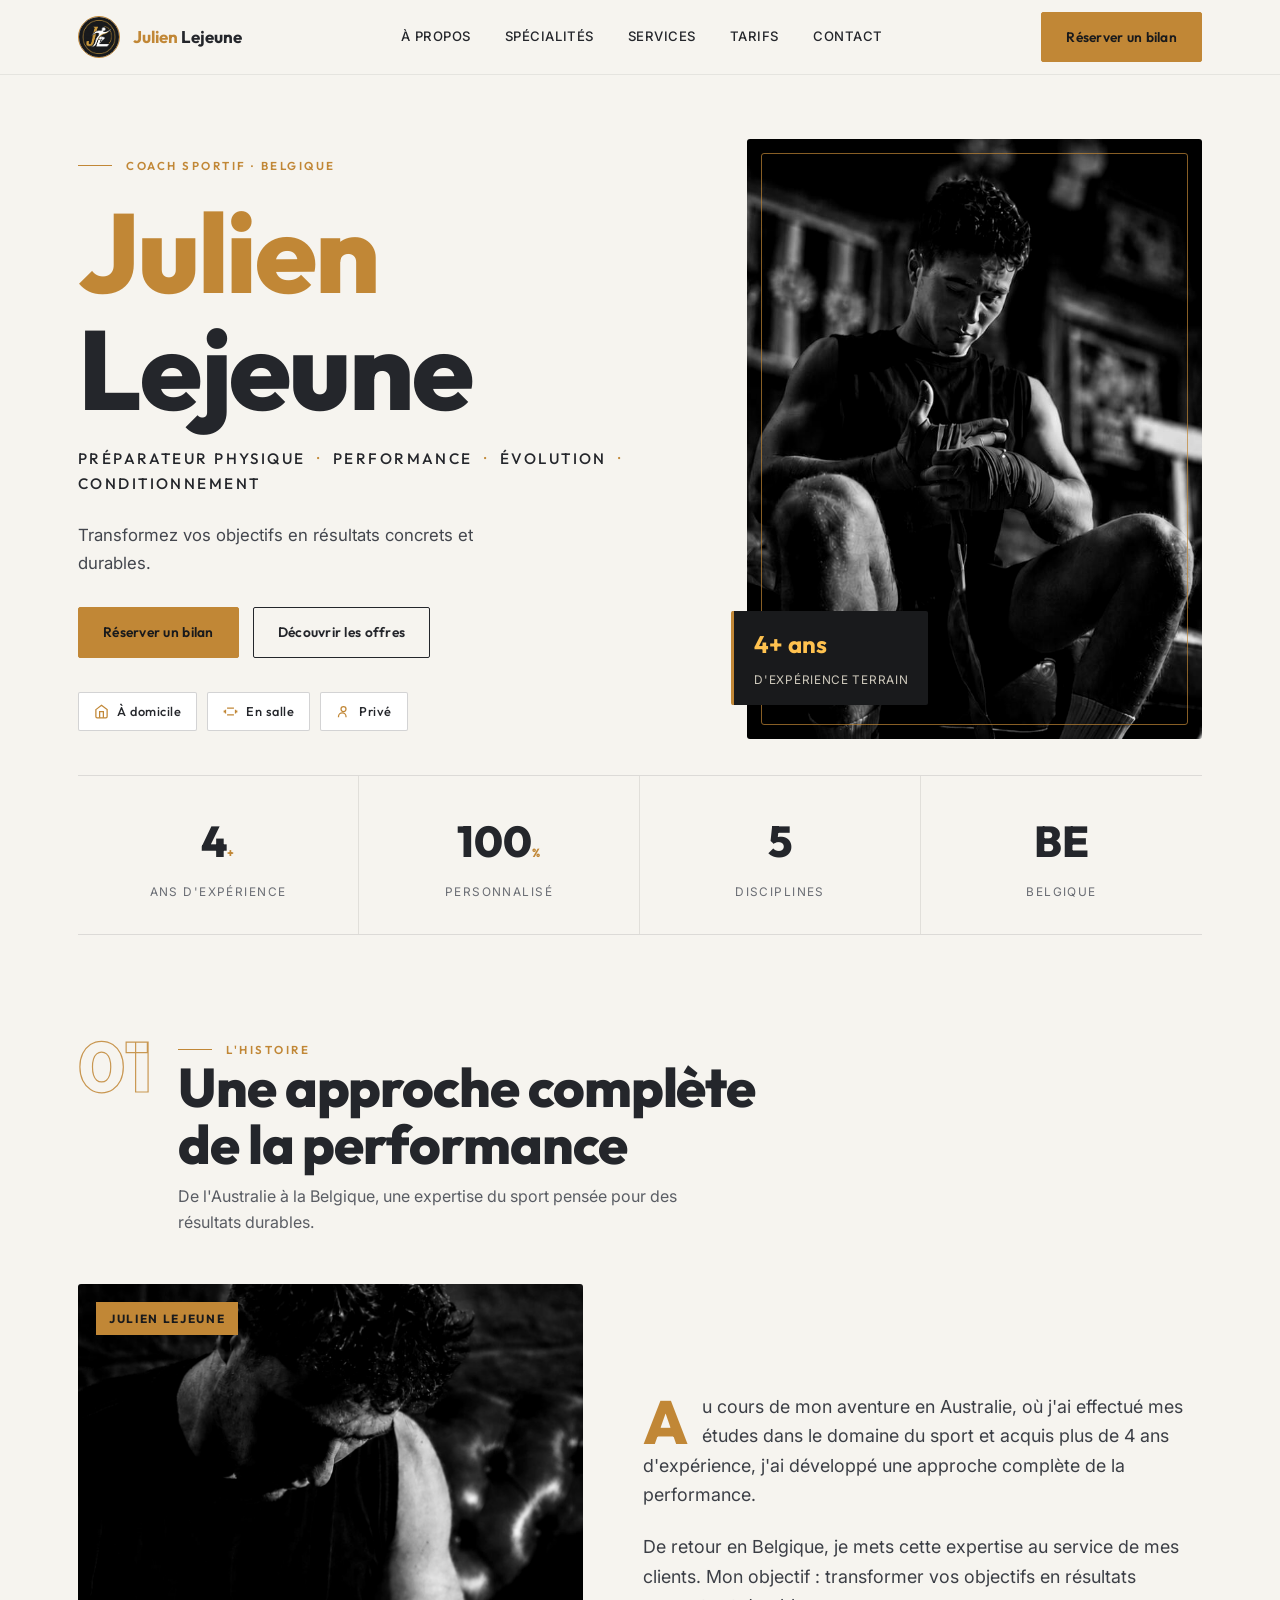
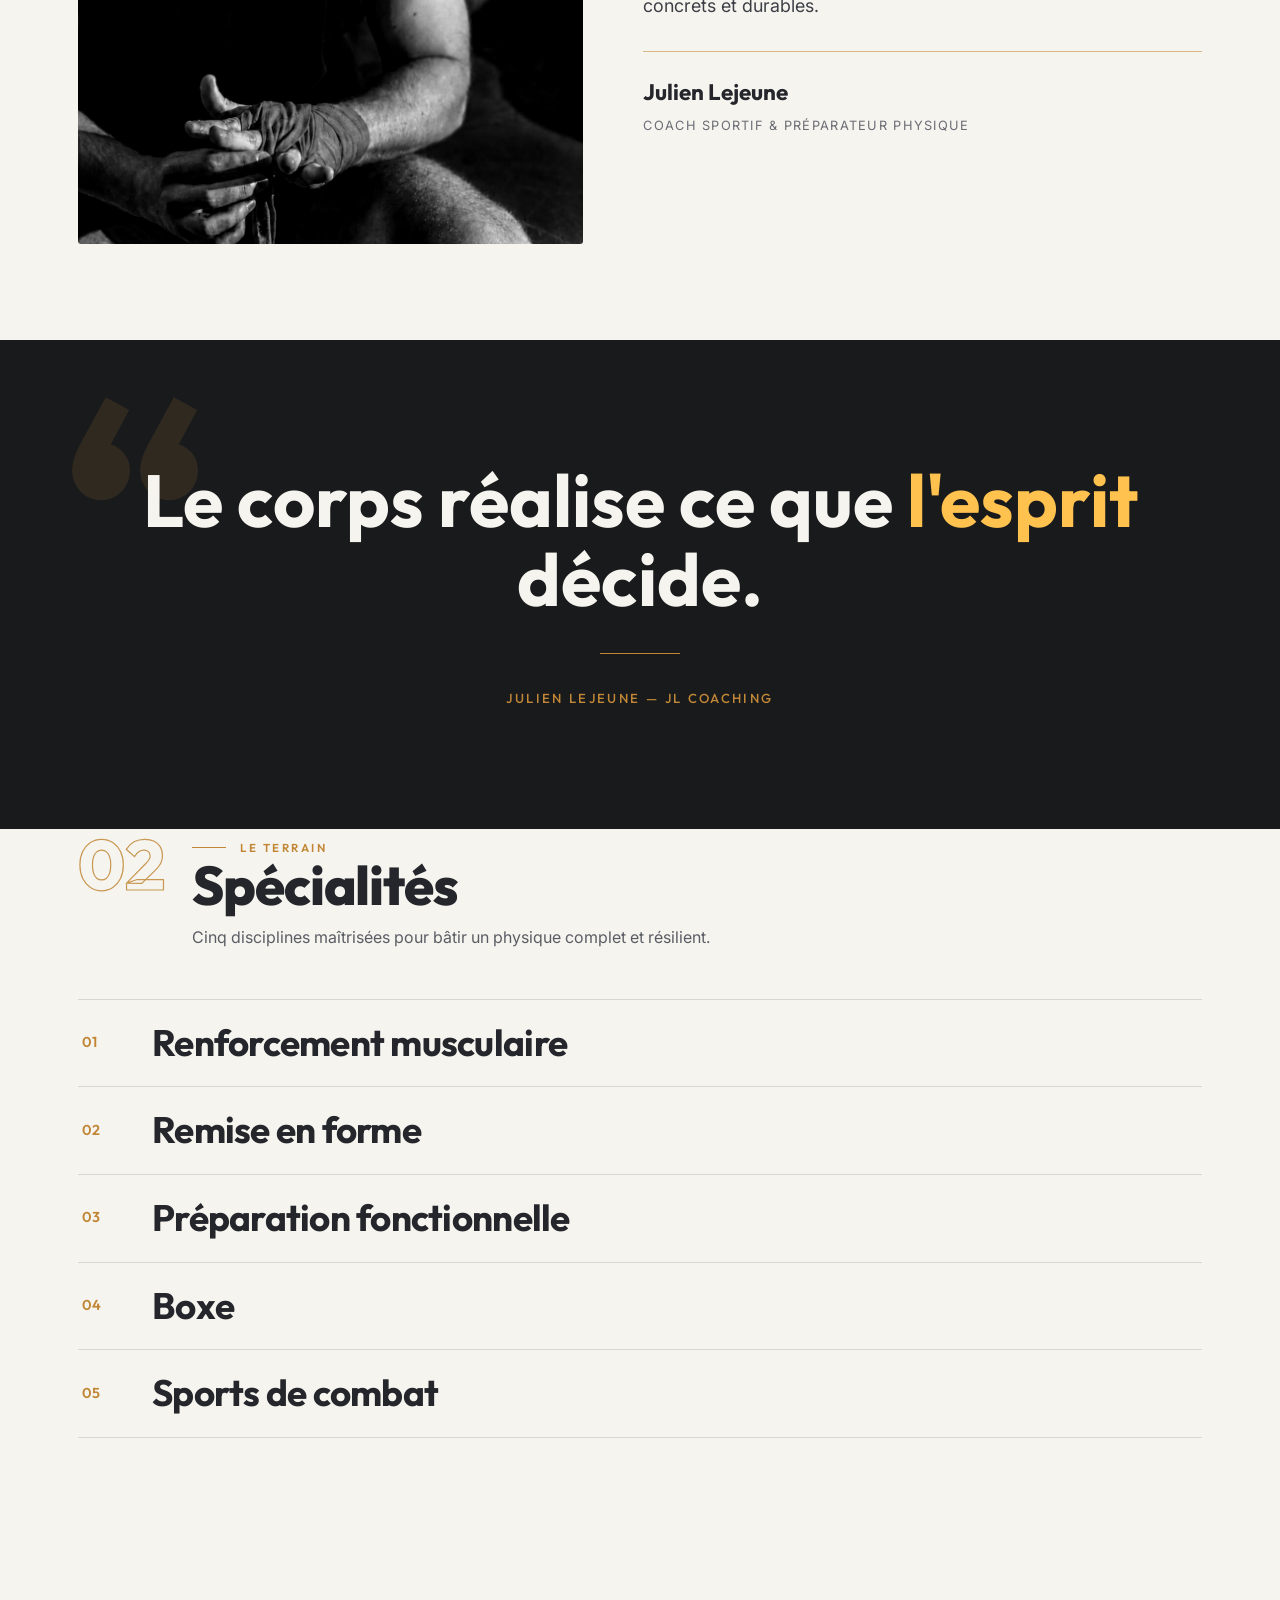
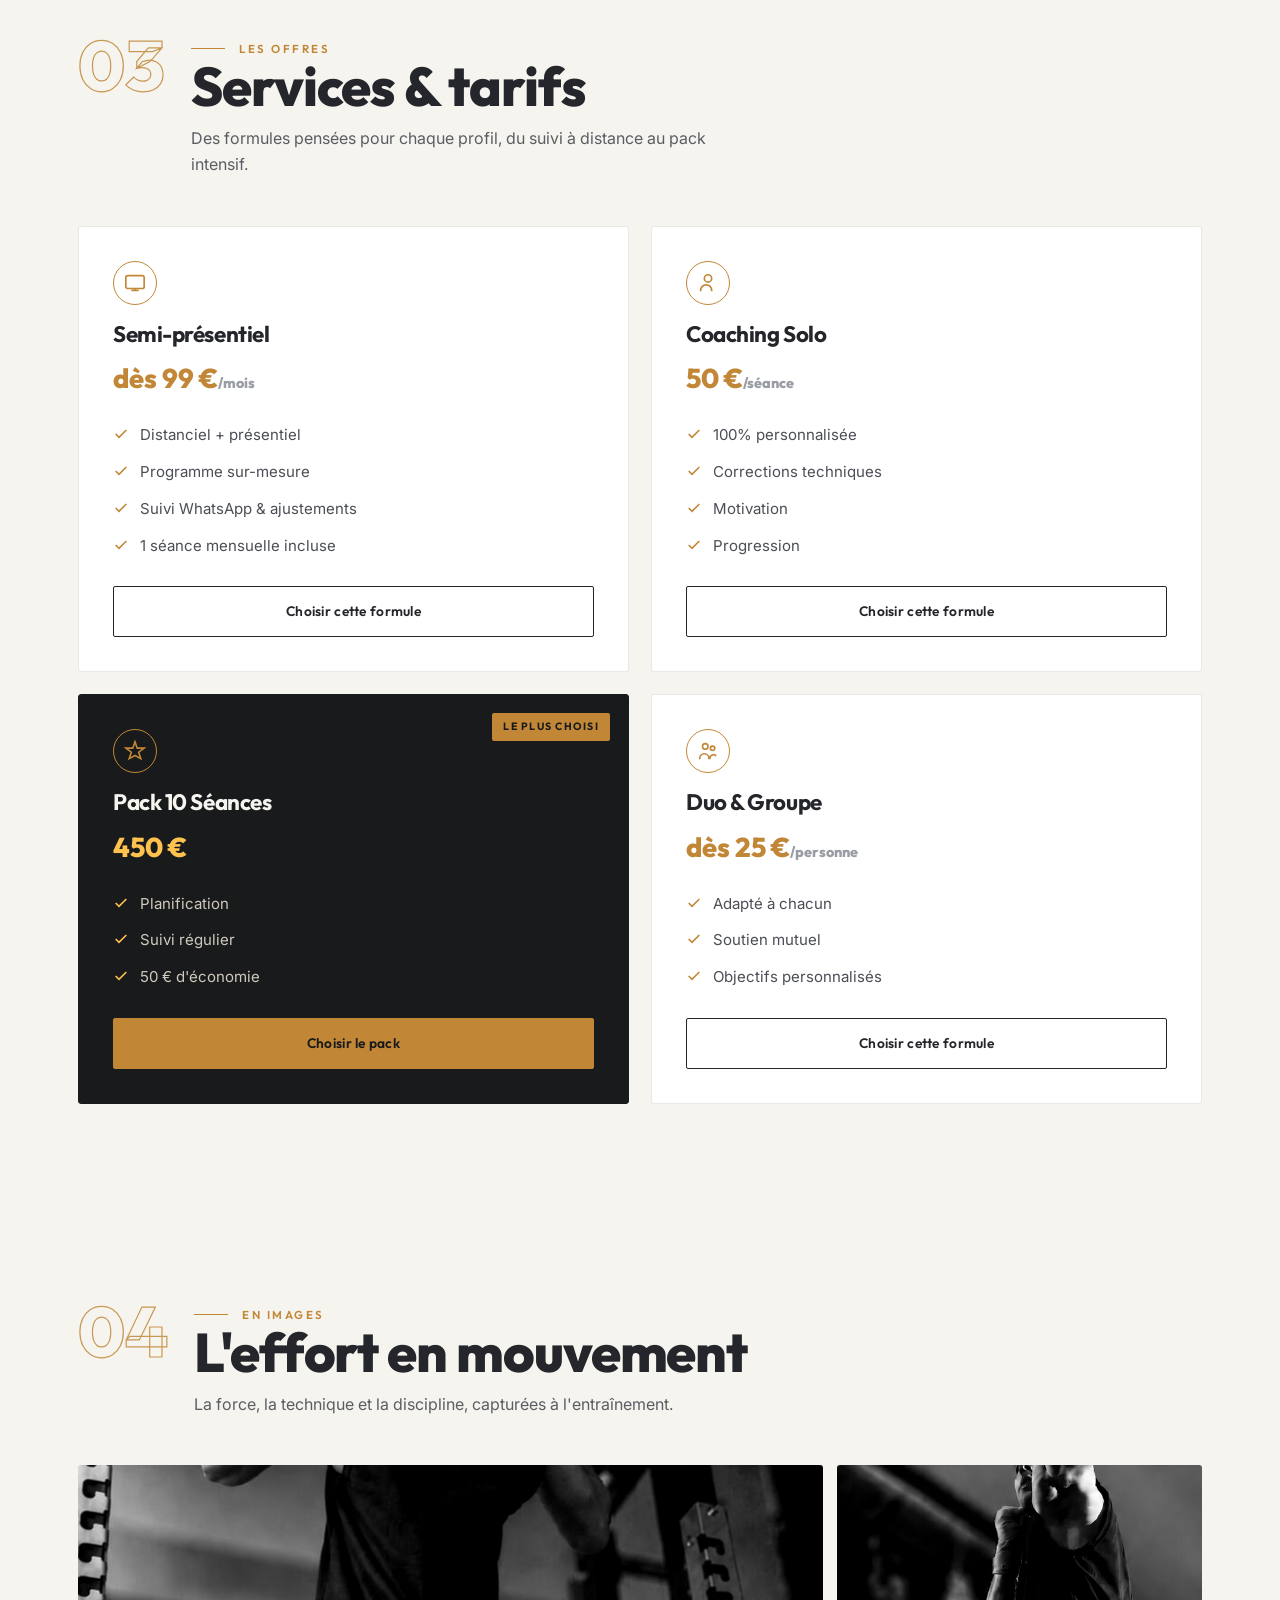
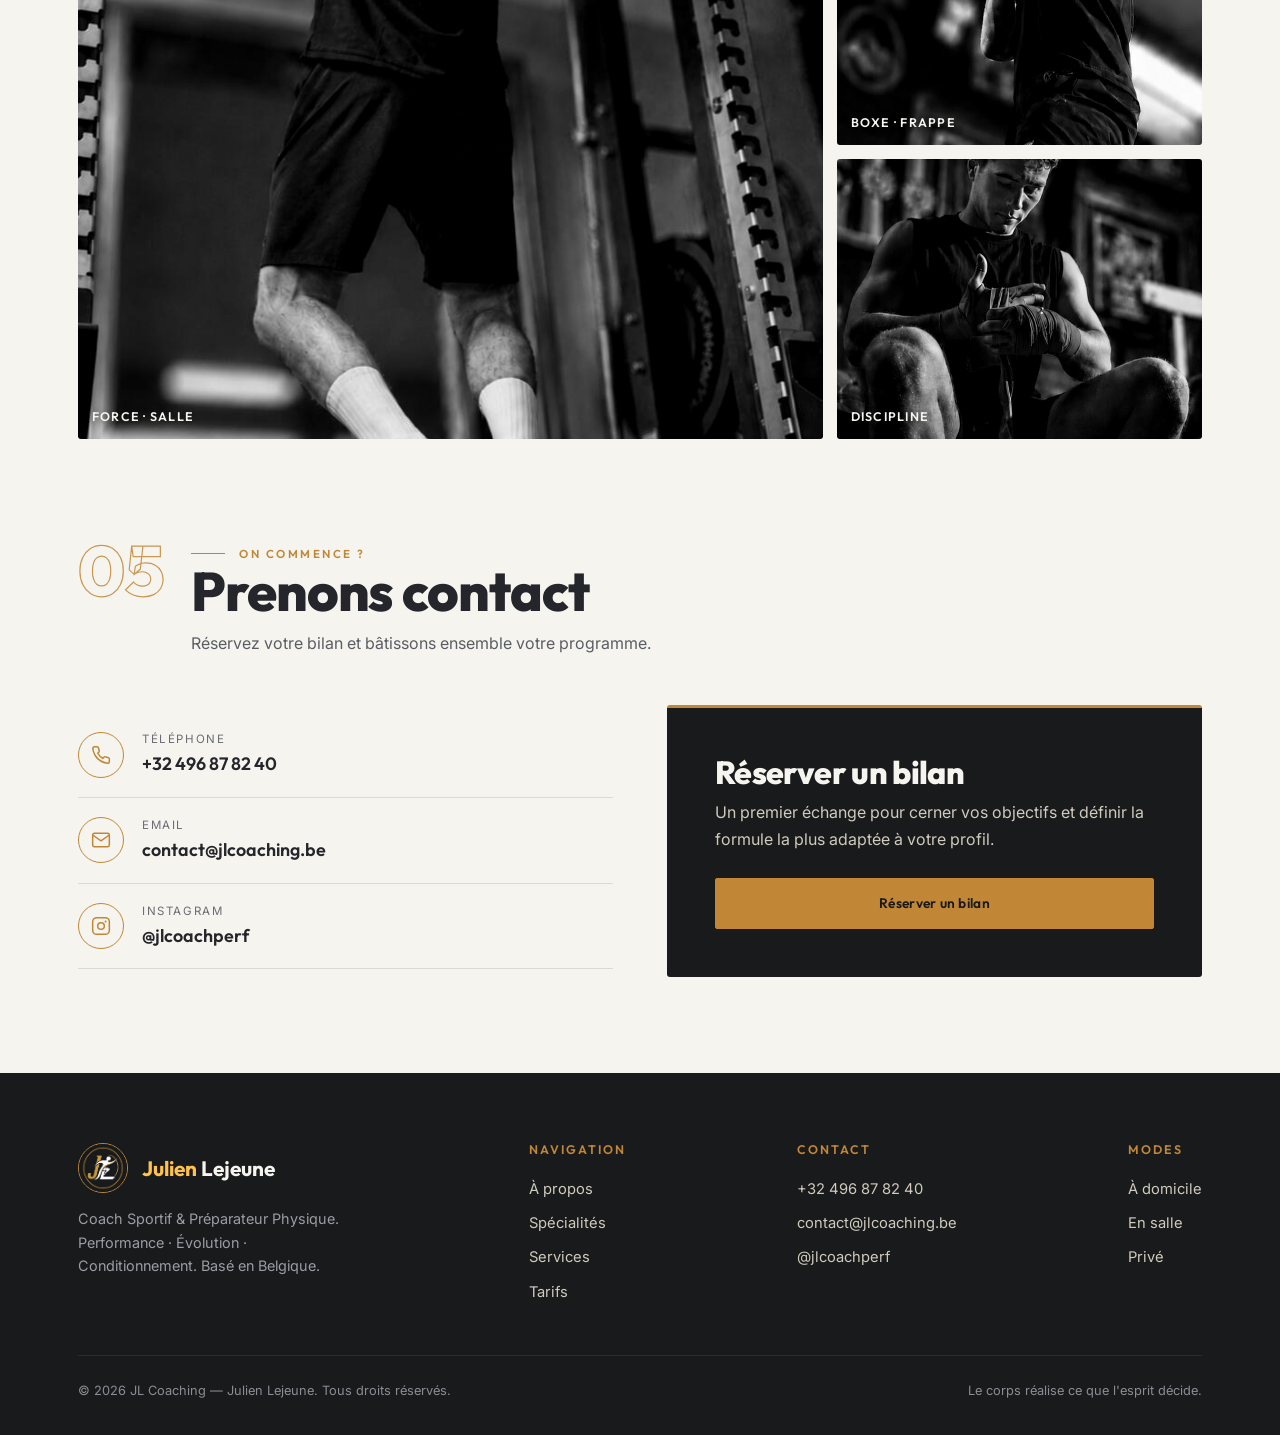
<file: variants/theme-2-editorial.html>
<!DOCTYPE html>
<html lang="fr">
<head>
<meta charset="UTF-8" />
<meta name="viewport" content="width=device-width, initial-scale=1.0" />
<title>Julien Lejeune — Coach Sportif & Préparateur Physique</title>
<meta name="description" content="Julien Lejeune, coach sportif et préparateur physique basé en Belgique. Performance, évolution, conditionnement. Transformez vos objectifs en résultats concrets et durables." />
<link rel="preconnect" href="https://fonts.googleapis.com" />
<link rel="preconnect" href="https://fonts.gstatic.com" crossorigin />
<link href="https://fonts.googleapis.com/css2?family=Inter:wght@400;500;600&family=Outfit:wght@500;600;700;800&display=swap" rel="stylesheet" />
<style>
  :root{
    --creme:#F6F4EF;
    --creme-2:#efece4;
    --or:#C18736;
    --ambre:#FFC24F;
    --charbon:#24262B;
    --charbon-2:#191A1C;
    --blanc:#FFFFFF;
    --maxw:1180px;
  }
  *{box-sizing:border-box;margin:0;padding:0}
  html{scroll-behavior:smooth}
  body{
    font-family:"Inter",system-ui,sans-serif;
    background:var(--creme);
    color:var(--charbon);
    line-height:1.65;
    -webkit-font-smoothing:antialiased;
    overflow-x:hidden;
  }
  h1,h2,h3,h4,.font-display{font-family:"Outfit",sans-serif;line-height:1.05;letter-spacing:-0.02em}
  a{color:inherit;text-decoration:none}
  img{display:block;max-width:100%}
  .wrap{max-width:var(--maxw);margin:0 auto;padding:0 28px}

  /* ---------- accents ---------- */
  .rule{height:1px;background:var(--or);width:100%;opacity:.55}
  .gold{color:var(--or)}
  .charbon{color:var(--charbon)}
  .eyebrow{
    font-family:"Outfit",sans-serif;
    font-weight:600;
    text-transform:uppercase;
    letter-spacing:.22em;
    font-size:.72rem;
    color:var(--or);
    display:inline-flex;
    align-items:center;
    gap:14px;
  }
  .eyebrow::before{content:"";width:34px;height:1px;background:var(--or);display:inline-block}
  .secnum{
    font-family:"Outfit",sans-serif;
    font-weight:800;
    font-size:clamp(2.2rem,6vw,4.4rem);
    color:transparent;
    -webkit-text-stroke:1.2px var(--or);
    line-height:1;
    opacity:.85;
  }

  /* ---------- nav ---------- */
  header.nav{
    position:sticky;top:0;z-index:60;
    background:rgba(246,244,239,.86);
    backdrop-filter:blur(12px);
    border-bottom:1px solid rgba(36,38,43,.08);
    transition:box-shadow .3s ease, background .3s ease;
  }
  header.nav.scrolled{box-shadow:0 6px 26px rgba(36,38,43,.08)}
  .nav-inner{display:flex;align-items:center;justify-content:space-between;height:74px}
  .brand{display:flex;align-items:center;gap:13px;font-family:"Outfit",sans-serif;font-weight:700;font-size:1.06rem}
  .brand img{width:42px;height:42px;border-radius:50%;object-fit:cover;border:1.5px solid var(--or)}
  .nav-links{display:flex;align-items:center;gap:34px}
  .nav-links a{
    font-size:.82rem;font-weight:500;letter-spacing:.04em;
    text-transform:uppercase;color:var(--charbon);position:relative;padding:4px 0;
  }
  .nav-links a::after{
    content:"";position:absolute;left:0;bottom:-2px;height:1px;width:0;background:var(--or);transition:width .3s ease;
  }
  .nav-links a:hover::after{width:100%}
  .btn{
    display:inline-flex;align-items:center;gap:9px;
    font-family:"Outfit",sans-serif;font-weight:600;font-size:.86rem;letter-spacing:.02em;
    background:var(--charbon);color:var(--creme);
    padding:13px 24px;border-radius:2px;border:1px solid var(--charbon);
    cursor:pointer;transition:all .28s ease;
  }
  .btn:hover{background:var(--or);border-color:var(--or);color:var(--charbon-2)}
  .btn.gold-btn{background:var(--or);border-color:var(--or);color:var(--charbon-2)}
  .btn.gold-btn:hover{background:var(--charbon);border-color:var(--charbon);color:var(--creme)}
  .btn.ghost{background:transparent;color:var(--charbon)}
  .btn.ghost:hover{background:var(--charbon);color:var(--creme)}
  .burger{display:none;flex-direction:column;gap:5px;background:none;border:0;cursor:pointer;padding:8px}
  .burger span{width:24px;height:2px;background:var(--charbon);transition:.3s}

  .mobile-menu{
    position:fixed;inset:0;z-index:55;background:var(--charbon-2);color:var(--creme);
    display:flex;flex-direction:column;justify-content:center;gap:8px;padding:40px;
    transform:translateY(-100%);transition:transform .45s cubic-bezier(.7,0,.2,1);
  }
  .mobile-menu.open{transform:translateY(0)}
  .mobile-menu a{font-family:"Outfit",sans-serif;font-weight:700;font-size:2rem;color:var(--creme);padding:10px 0;border-bottom:1px solid rgba(255,255,255,.08)}
  .mobile-menu a .gold{color:var(--ambre)}
  .mobile-close{position:absolute;top:24px;right:24px;background:none;border:0;color:var(--creme);font-size:2rem;cursor:pointer;line-height:1}

  /* ---------- hero ---------- */
  .hero{padding:64px 0 30px;position:relative}
  .hero-grid{display:grid;grid-template-columns:1.15fr .85fr;gap:54px;align-items:center}
  .hero h1{font-weight:800;font-size:clamp(3.1rem,9vw,7rem);margin:18px 0 6px}
  .hero h1 .ln{display:block}
  .hero .sub{
    font-family:"Outfit",sans-serif;font-weight:500;letter-spacing:.16em;text-transform:uppercase;
    font-size:clamp(.78rem,1.6vw,.95rem);color:var(--charbon);margin-top:18px;
  }
  .hero .sub .dot{color:var(--or);margin:0 6px}
  .hero .lead{max-width:430px;margin:26px 0 30px;font-size:1.05rem;color:#43464d}
  .hero-cta{display:flex;gap:14px;flex-wrap:wrap;align-items:center}
  .modes{display:flex;gap:10px;flex-wrap:wrap;margin-top:34px}
  .mode-chip{
    font-family:"Outfit",sans-serif;font-weight:500;font-size:.8rem;letter-spacing:.04em;
    border:1px solid rgba(36,38,43,.2);padding:8px 15px;border-radius:2px;color:var(--charbon);
    display:inline-flex;align-items:center;gap:8px;background:var(--blanc);
  }
  .mode-chip svg{color:var(--or)}
  .hero-photo{position:relative}
  .hero-photo img{
    width:100%;height:600px;object-fit:cover;border-radius:3px;
    filter:grayscale(1) contrast(1.04);
  }
  .hero-photo .frame{
    position:absolute;inset:14px;border:1px solid var(--or);border-radius:3px;pointer-events:none;mix-blend-mode:normal;opacity:.7;
  }
  .hero-photo .tag{
    position:absolute;left:-16px;bottom:34px;background:var(--charbon-2);color:var(--creme);
    padding:14px 20px;border-radius:2px;max-width:220px;border-left:3px solid var(--or);
  }
  .hero-photo .tag b{font-family:"Outfit",sans-serif;display:block;font-size:1.5rem;color:var(--ambre)}
  .hero-photo .tag span{font-size:.74rem;letter-spacing:.06em;text-transform:uppercase;color:#cfcabd}

  /* ---------- stats marquee ---------- */
  .stats{border-top:1px solid rgba(36,38,43,.12);border-bottom:1px solid rgba(36,38,43,.12);margin-top:36px}
  .stats-grid{display:grid;grid-template-columns:repeat(4,1fr)}
  .stat{padding:30px 22px;text-align:center;border-right:1px solid rgba(36,38,43,.1)}
  .stat:last-child{border-right:0}
  .stat b{font-family:"Outfit",sans-serif;font-weight:800;font-size:clamp(1.8rem,4vw,2.7rem);display:block;color:var(--charbon)}
  .stat b .gold{color:var(--or)}
  .stat span{font-size:.74rem;letter-spacing:.12em;text-transform:uppercase;color:#6a6d74}

  /* ---------- sections ---------- */
  section{padding:96px 0}
  .sec-head{display:flex;align-items:flex-start;gap:26px;margin-bottom:48px}
  .sec-head .secnum{flex:none}
  .sec-head h2{font-weight:800;font-size:clamp(2rem,5vw,3.4rem)}
  .sec-head .sub{font-size:1rem;color:#5a5d64;margin-top:10px;max-width:560px}

  /* about */
  .about-grid{display:grid;grid-template-columns:.95fr 1.05fr;gap:60px;align-items:center}
  .about-photo{position:relative}
  .about-photo img{width:100%;height:560px;object-fit:cover;object-position:top center;border-radius:3px;filter:grayscale(1) contrast(1.03)}
  .about-photo .label{position:absolute;top:18px;left:18px;background:var(--or);color:var(--charbon-2);font-family:"Outfit",sans-serif;font-weight:700;font-size:.74rem;letter-spacing:.14em;text-transform:uppercase;padding:7px 13px}
  .about-text p{font-size:1.12rem;color:#3c3f46;margin-bottom:22px}
  .about-text .drop::first-letter{font-family:"Outfit",sans-serif;font-weight:800;font-size:3.4em;float:left;line-height:.8;margin:6px 14px 0 0;color:var(--or)}
  .about-sign{font-family:"Outfit",sans-serif;font-weight:700;font-size:1.4rem;margin-top:8px}
  .about-sign small{display:block;font-family:"Inter";font-weight:400;font-size:.8rem;letter-spacing:.1em;text-transform:uppercase;color:#6a6d74;margin-top:4px}

  /* quote spread */
  .quote{background:var(--charbon-2);color:var(--creme);padding:120px 0;position:relative;overflow:hidden}
  .quote .mark{position:absolute;top:20px;left:5%;font-family:"Outfit";font-weight:800;font-size:18rem;color:rgba(193,135,54,.14);line-height:1;pointer-events:none}
  .quote blockquote{position:relative;font-family:"Outfit",sans-serif;font-weight:700;font-size:clamp(2rem,6vw,4.6rem);text-align:center;max-width:1000px;margin:0 auto;line-height:1.08}
  .quote blockquote .gold{color:var(--ambre)}
  .quote cite{display:block;text-align:center;margin-top:34px;font-style:normal;font-family:"Outfit";font-weight:500;letter-spacing:.18em;text-transform:uppercase;font-size:.82rem;color:var(--or)}
  .quote .qrule{width:80px;height:1px;background:var(--or);margin:34px auto 0}

  /* specialties */
  .specs{padding-top:0}
  .spec-list{border-top:1px solid rgba(36,38,43,.14)}
  .spec-row{
    display:flex;align-items:center;gap:24px;padding:24px 4px;border-bottom:1px solid rgba(36,38,43,.14);
    transition:padding-left .35s ease, background .35s ease;
  }
  .spec-row:hover{padding-left:18px;background:rgba(193,135,54,.05)}
  .spec-row .n{font-family:"Outfit";font-weight:600;color:var(--or);font-size:.9rem;width:46px;flex:none}
  .spec-row h3{font-weight:700;font-size:clamp(1.4rem,3.5vw,2.3rem);flex:1}
  .spec-row .ar{color:var(--or);opacity:0;transform:translateX(-10px);transition:.35s}
  .spec-row:hover .ar{opacity:1;transform:translateX(0)}

  /* services cards */
  .svc-grid{display:grid;grid-template-columns:repeat(2,1fr);gap:22px}
  .svc{
    background:var(--blanc);border:1px solid rgba(36,38,43,.1);padding:34px;border-radius:3px;
    position:relative;display:flex;flex-direction:column;transition:transform .35s ease, box-shadow .35s ease;
  }
  .svc:hover{transform:translateY(-5px);box-shadow:0 22px 50px rgba(36,38,43,.1)}
  .svc.feat{background:var(--charbon-2);color:var(--creme);border-color:var(--charbon-2)}
  .svc .ribbon{position:absolute;top:18px;right:18px;background:var(--or);color:var(--charbon-2);font-family:"Outfit";font-weight:700;font-size:.66rem;letter-spacing:.12em;text-transform:uppercase;padding:5px 11px;border-radius:2px}
  .svc .icn{width:44px;height:44px;border:1px solid var(--or);border-radius:50%;display:flex;align-items:center;justify-content:center;color:var(--or);margin-bottom:18px}
  .svc h3{font-weight:700;font-size:1.4rem;margin-bottom:4px}
  .svc .price{font-family:"Outfit";font-weight:800;font-size:1.7rem;color:var(--or);margin:6px 0 16px}
  .svc.feat .price{color:var(--ambre)}
  .svc ul{list-style:none;margin-bottom:22px;flex:1}
  .svc li{display:flex;gap:11px;align-items:flex-start;font-size:.94rem;padding:6px 0;color:#4b4e55}
  .svc.feat li{color:#cfcabd}
  .svc li svg{color:var(--or);flex:none;margin-top:3px}
  .svc.feat li svg{color:var(--ambre)}
  .svc .btn{width:100%;justify-content:center}

  /* gallery spread */
  .gallery{padding-bottom:0}
  .gal-grid{display:grid;grid-template-columns:repeat(3,1fr);grid-template-rows:280px 280px;gap:14px}
  .gal-grid figure{overflow:hidden;border-radius:3px;position:relative}
  .gal-grid img{width:100%;height:100%;object-fit:cover;filter:grayscale(1) contrast(1.03);transition:transform .7s ease, filter .5s ease}
  .gal-grid figure:hover img{transform:scale(1.06);filter:grayscale(0) contrast(1.05)}
  .gal-grid .span2{grid-column:span 2;grid-row:span 2}
  .gal-grid figcaption{position:absolute;left:14px;bottom:12px;font-family:"Outfit";font-weight:600;font-size:.78rem;letter-spacing:.1em;text-transform:uppercase;color:var(--creme);text-shadow:0 1px 8px rgba(0,0,0,.6)}

  /* contact */
  .contact-grid{display:grid;grid-template-columns:1fr 1fr;gap:54px;align-items:center}
  .contact-list{list-style:none}
  .contact-list li{display:flex;align-items:center;gap:18px;padding:18px 0;border-bottom:1px solid rgba(36,38,43,.12)}
  .contact-list .ic{width:46px;height:46px;border:1px solid var(--or);border-radius:50%;display:flex;align-items:center;justify-content:center;color:var(--or);flex:none}
  .contact-list small{display:block;font-size:.72rem;letter-spacing:.14em;text-transform:uppercase;color:#6a6d74}
  .contact-list b{font-family:"Outfit";font-weight:600;font-size:1.12rem}
  .contact-card{background:var(--charbon-2);color:var(--creme);padding:48px;border-radius:3px;border-top:3px solid var(--or)}
  .contact-card h3{font-weight:800;font-size:2rem;margin-bottom:10px}
  .contact-card p{color:#cfcabd;margin-bottom:26px}
  .contact-card .btn{width:100%;justify-content:center}

  /* footer */
  footer{background:var(--charbon-2);color:var(--creme);padding:70px 0 34px}
  .foot-grid{display:flex;justify-content:space-between;gap:40px;flex-wrap:wrap;align-items:flex-start}
  .foot-brand{display:flex;align-items:center;gap:14px;font-family:"Outfit";font-weight:700;font-size:1.3rem}
  .foot-brand img{width:50px;height:50px;border-radius:50%;object-fit:cover;border:1.5px solid var(--or)}
  .foot-brand .gold{color:var(--ambre)}
  .foot-col h4{font-family:"Outfit";font-weight:600;font-size:.78rem;letter-spacing:.16em;text-transform:uppercase;color:var(--or);margin-bottom:16px}
  .foot-col a,.foot-col p{display:block;color:#cfcabd;font-size:.92rem;padding:5px 0;transition:color .25s}
  .foot-col a:hover{color:var(--ambre)}
  .foot-bottom{border-top:1px solid rgba(255,255,255,.08);margin-top:46px;padding-top:24px;display:flex;justify-content:space-between;flex-wrap:wrap;gap:12px;font-size:.8rem;color:#8a8d94}

  /* reveal */
  .reveal{opacity:0;transform:translateY(28px);transition:opacity .8s ease, transform .8s cubic-bezier(.2,.7,.2,1)}
  .reveal.in{opacity:1;transform:none}

  @media (max-width:920px){
    .nav-links{display:none}
    .nav .btn{display:none}
    .burger{display:flex}
    .hero-grid{grid-template-columns:1fr;gap:36px}
    .hero-photo img{height:480px}
    .about-grid{grid-template-columns:1fr;gap:34px}
    .about-photo img{height:460px}
    .svc-grid{grid-template-columns:1fr}
    .contact-grid{grid-template-columns:1fr;gap:34px}
    .gal-grid{grid-template-columns:repeat(2,1fr);grid-template-rows:auto;height:auto}
    .gal-grid .span2{grid-column:span 2;grid-row:auto}
    .gal-grid figure{height:240px}
  }
  @media (max-width:560px){
    section{padding:66px 0}
    .stats-grid{grid-template-columns:repeat(2,1fr)}
    .stat:nth-child(2){border-right:0}
    .stat:nth-child(1),.stat:nth-child(2){border-bottom:1px solid rgba(36,38,43,.1)}
    .sec-head{flex-direction:column;gap:12px}
    .quote{padding:80px 0}
    .contact-card{padding:32px}
    .gal-grid{grid-template-columns:1fr}
    .gal-grid .span2{grid-column:auto}
  }
  @media (prefers-reduced-motion:reduce){
    *{scroll-behavior:auto !important}
    .reveal{opacity:1 !important;transform:none !important;transition:none !important}
    .gal-grid img,.svc,.spec-row,.mobile-menu{transition:none !important}
  }
</style>
</head>
<body>

<!-- NAV -->
<header class="nav" id="nav">
  <div class="wrap nav-inner">
    <a href="#top" class="brand">
      <img src="../assets/img/original/image01.jpg" alt="Logo JL Coaching" />
      <span><span class="gold">Julien</span> Lejeune</span>
    </a>
    <nav class="nav-links">
      <a href="#about">À propos</a>
      <a href="#specialites">Spécialités</a>
      <a href="#services">Services</a>
      <a href="#tarifs">Tarifs</a>
      <a href="#contact">Contact</a>
    </nav>
    <a href="#contact" class="btn gold-btn">Réserver un bilan</a>
    <button class="burger" id="burger" aria-label="Ouvrir le menu"><span></span><span></span><span></span></button>
  </div>
</header>

<!-- MOBILE MENU -->
<div class="mobile-menu" id="mobileMenu" aria-hidden="true">
  <button class="mobile-close" id="mobileClose" aria-label="Fermer le menu">&times;</button>
  <a href="#about">À propos</a>
  <a href="#specialites">Spécialités</a>
  <a href="#services">Services</a>
  <a href="#tarifs">Tarifs</a>
  <a href="#contact">Contact</a>
  <a href="#contact"><span class="gold">Réserver</span> un bilan</a>
</div>

<main id="top">

  <!-- HERO -->
  <section class="hero" style="padding-bottom:0">
    <div class="wrap">
      <div class="hero-grid">
        <div class="reveal">
          <span class="eyebrow">Coach Sportif · Belgique</span>
          <h1>
            <span class="ln gold">Julien</span>
            <span class="ln charbon">Lejeune</span>
          </h1>
          <p class="sub">Préparateur Physique <span class="dot">·</span> Performance <span class="dot">·</span> Évolution <span class="dot">·</span> Conditionnement</p>
          <p class="lead">Transformez vos objectifs en résultats concrets et durables.</p>
          <div class="hero-cta">
            <a href="#contact" class="btn gold-btn">Réserver un bilan</a>
            <a href="#services" class="btn ghost">Découvrir les offres</a>
          </div>
          <div class="modes">
            <span class="mode-chip">
              <svg width="15" height="15" viewBox="0 0 24 24" fill="none" stroke="currentColor" stroke-width="2"><path d="M3 9l9-7 9 7v11a2 2 0 0 1-2 2H5a2 2 0 0 1-2-2z"/><path d="M9 22V12h6v10"/></svg>
              À domicile</span>
            <span class="mode-chip">
              <svg width="15" height="15" viewBox="0 0 24 24" fill="none" stroke="currentColor" stroke-width="2"><path d="M6.5 6.5h11M6.5 17.5h11M4 9v6M20 9v6M2 10.5v3M22 10.5v3"/></svg>
              En salle</span>
            <span class="mode-chip">
              <svg width="15" height="15" viewBox="0 0 24 24" fill="none" stroke="currentColor" stroke-width="2"><circle cx="12" cy="8" r="4"/><path d="M4 21v-1a6 6 0 0 1 12 0v1"/></svg>
              Privé</span>
          </div>
        </div>
        <div class="hero-photo reveal">
          <img src="../assets/img/original/image06.jpg" alt="Julien Lejeune, portrait en noir et blanc avec bandages dorés" />
          <span class="frame"></span>
          <div class="tag">
            <b>4+ ans</b>
            <span>d'expérience terrain</span>
          </div>
        </div>
      </div>

      <!-- STATS -->
      <div class="stats reveal">
        <div class="stats-grid">
          <div class="stat"><b>4<span class="gold">+</span></b><span>Ans d'expérience</span></div>
          <div class="stat"><b>100<span class="gold">%</span></b><span>Personnalisé</span></div>
          <div class="stat"><b>5</b><span>Disciplines</span></div>
          <div class="stat"><b class="gold">BE</b><span>Belgique</span></div>
        </div>
      </div>
    </div>
  </section>

  <!-- ABOUT -->
  <section id="about">
    <div class="wrap">
      <div class="sec-head reveal">
        <span class="secnum">01</span>
        <div>
          <span class="eyebrow">L'histoire</span>
          <h2>Une approche complète<br/>de la performance</h2>
          <p class="sub">De l'Australie à la Belgique, une expertise du sport pensée pour des résultats durables.</p>
        </div>
      </div>
      <div class="about-grid">
        <div class="about-photo reveal">
          <img src="../assets/img/original/image02.jpg" alt="Julien Lejeune, portrait en noir et blanc" />
          <span class="label">Julien Lejeune</span>
        </div>
        <div class="about-text reveal">
          <p class="drop">Au cours de mon aventure en Australie, où j'ai effectué mes études dans le domaine du sport et acquis plus de 4 ans d'expérience, j'ai développé une approche complète de la performance.</p>
          <p>De retour en Belgique, je mets cette expertise au service de mes clients. Mon objectif : transformer vos objectifs en résultats concrets et durables.</p>
          <div class="rule" style="margin:30px 0 22px"></div>
          <div class="about-sign">
            Julien Lejeune
            <small>Coach Sportif & Préparateur Physique</small>
          </div>
        </div>
      </div>
    </div>
  </section>

  <!-- QUOTE SPREAD -->
  <section class="quote" style="padding-top:120px;padding-bottom:120px">
    <span class="mark">“</span>
    <div class="wrap">
      <blockquote class="reveal">Le corps réalise ce que <span class="gold">l'esprit</span> décide.</blockquote>
      <div class="qrule reveal"></div>
      <cite class="reveal">Julien Lejeune — JL Coaching</cite>
    </div>
  </section>

  <!-- SPECIALTIES -->
  <section id="specialites" class="specs">
    <div class="wrap">
      <div class="sec-head reveal">
        <span class="secnum">02</span>
        <div>
          <span class="eyebrow">Le terrain</span>
          <h2>Spécialités</h2>
          <p class="sub">Cinq disciplines maîtrisées pour bâtir un physique complet et résilient.</p>
        </div>
      </div>
      <div class="spec-list reveal">
        <div class="spec-row"><span class="n">01</span><h3>Renforcement musculaire</h3><span class="ar"><svg width="26" height="26" viewBox="0 0 24 24" fill="none" stroke="currentColor" stroke-width="2"><path d="M5 12h14M13 6l6 6-6 6"/></svg></span></div>
        <div class="spec-row"><span class="n">02</span><h3>Remise en forme</h3><span class="ar"><svg width="26" height="26" viewBox="0 0 24 24" fill="none" stroke="currentColor" stroke-width="2"><path d="M5 12h14M13 6l6 6-6 6"/></svg></span></div>
        <div class="spec-row"><span class="n">03</span><h3>Préparation fonctionnelle</h3><span class="ar"><svg width="26" height="26" viewBox="0 0 24 24" fill="none" stroke="currentColor" stroke-width="2"><path d="M5 12h14M13 6l6 6-6 6"/></svg></span></div>
        <div class="spec-row"><span class="n">04</span><h3>Boxe</h3><span class="ar"><svg width="26" height="26" viewBox="0 0 24 24" fill="none" stroke="currentColor" stroke-width="2"><path d="M5 12h14M13 6l6 6-6 6"/></svg></span></div>
        <div class="spec-row"><span class="n">05</span><h3>Sports de combat</h3><span class="ar"><svg width="26" height="26" viewBox="0 0 24 24" fill="none" stroke="currentColor" stroke-width="2"><path d="M5 12h14M13 6l6 6-6 6"/></svg></span></div>
      </div>
    </div>
  </section>

  <!-- SERVICES / TARIFS -->
  <section id="services">
    <div class="wrap">
      <div class="sec-head reveal">
        <span class="secnum">03</span>
        <div>
          <span class="eyebrow">Les offres</span>
          <h2 id="tarifs">Services & tarifs</h2>
          <p class="sub">Des formules pensées pour chaque profil, du suivi à distance au pack intensif.</p>
        </div>
      </div>
      <div class="svc-grid">

        <div class="svc reveal">
          <div class="icn"><svg width="22" height="22" viewBox="0 0 24 24" fill="none" stroke="currentColor" stroke-width="1.8"><rect x="2" y="4" width="20" height="14" rx="2"/><path d="M8 20h8M12 18v2"/></svg></div>
          <h3>Semi-présentiel</h3>
          <div class="price">dès 99 €<span style="font-size:.9rem;color:#9a9da4">/mois</span></div>
          <ul>
            <li><svg width="16" height="16" viewBox="0 0 24 24" fill="none" stroke="currentColor" stroke-width="2.4"><path d="M20 6L9 17l-5-5"/></svg>Distanciel + présentiel</li>
            <li><svg width="16" height="16" viewBox="0 0 24 24" fill="none" stroke="currentColor" stroke-width="2.4"><path d="M20 6L9 17l-5-5"/></svg>Programme sur-mesure</li>
            <li><svg width="16" height="16" viewBox="0 0 24 24" fill="none" stroke="currentColor" stroke-width="2.4"><path d="M20 6L9 17l-5-5"/></svg>Suivi WhatsApp & ajustements</li>
            <li><svg width="16" height="16" viewBox="0 0 24 24" fill="none" stroke="currentColor" stroke-width="2.4"><path d="M20 6L9 17l-5-5"/></svg>1 séance mensuelle incluse</li>
          </ul>
          <a href="#contact" class="btn ghost">Choisir cette formule</a>
        </div>

        <div class="svc reveal">
          <div class="icn"><svg width="22" height="22" viewBox="0 0 24 24" fill="none" stroke="currentColor" stroke-width="1.8"><circle cx="12" cy="7" r="4"/><path d="M4 21v-1a6 6 0 0 1 12 0v1"/></svg></div>
          <h3>Coaching Solo</h3>
          <div class="price">50 €<span style="font-size:.9rem;color:#9a9da4">/séance</span></div>
          <ul>
            <li><svg width="16" height="16" viewBox="0 0 24 24" fill="none" stroke="currentColor" stroke-width="2.4"><path d="M20 6L9 17l-5-5"/></svg>100% personnalisée</li>
            <li><svg width="16" height="16" viewBox="0 0 24 24" fill="none" stroke="currentColor" stroke-width="2.4"><path d="M20 6L9 17l-5-5"/></svg>Corrections techniques</li>
            <li><svg width="16" height="16" viewBox="0 0 24 24" fill="none" stroke="currentColor" stroke-width="2.4"><path d="M20 6L9 17l-5-5"/></svg>Motivation</li>
            <li><svg width="16" height="16" viewBox="0 0 24 24" fill="none" stroke="currentColor" stroke-width="2.4"><path d="M20 6L9 17l-5-5"/></svg>Progression</li>
          </ul>
          <a href="#contact" class="btn ghost">Choisir cette formule</a>
        </div>

        <div class="svc feat reveal">
          <span class="ribbon">Le plus choisi</span>
          <div class="icn"><svg width="22" height="22" viewBox="0 0 24 24" fill="none" stroke="currentColor" stroke-width="1.8"><path d="M12 2l2.4 6.9H22l-6 4.4 2.3 7L12 16.9 5.7 20.3 8 13.3 2 8.9h7.6z"/></svg></div>
          <h3>Pack 10 Séances</h3>
          <div class="price">450 €</div>
          <ul>
            <li><svg width="16" height="16" viewBox="0 0 24 24" fill="none" stroke="currentColor" stroke-width="2.4"><path d="M20 6L9 17l-5-5"/></svg>Planification</li>
            <li><svg width="16" height="16" viewBox="0 0 24 24" fill="none" stroke="currentColor" stroke-width="2.4"><path d="M20 6L9 17l-5-5"/></svg>Suivi régulier</li>
            <li><svg width="16" height="16" viewBox="0 0 24 24" fill="none" stroke="currentColor" stroke-width="2.4"><path d="M20 6L9 17l-5-5"/></svg>50 € d'économie</li>
          </ul>
          <a href="#contact" class="btn gold-btn">Choisir le pack</a>
        </div>

        <div class="svc reveal">
          <div class="icn"><svg width="22" height="22" viewBox="0 0 24 24" fill="none" stroke="currentColor" stroke-width="1.8"><circle cx="9" cy="7" r="3"/><circle cx="17" cy="9" r="2.4"/><path d="M3 21v-1a5 5 0 0 1 10 0v1M14 21v-1a4 4 0 0 1 7-2.6"/></svg></div>
          <h3>Duo & Groupe</h3>
          <div class="price">dès 25 €<span style="font-size:.9rem;color:#9a9da4">/personne</span></div>
          <ul>
            <li><svg width="16" height="16" viewBox="0 0 24 24" fill="none" stroke="currentColor" stroke-width="2.4"><path d="M20 6L9 17l-5-5"/></svg>Adapté à chacun</li>
            <li><svg width="16" height="16" viewBox="0 0 24 24" fill="none" stroke="currentColor" stroke-width="2.4"><path d="M20 6L9 17l-5-5"/></svg>Soutien mutuel</li>
            <li><svg width="16" height="16" viewBox="0 0 24 24" fill="none" stroke="currentColor" stroke-width="2.4"><path d="M20 6L9 17l-5-5"/></svg>Objectifs personnalisés</li>
          </ul>
          <a href="#contact" class="btn ghost">Choisir cette formule</a>
        </div>

      </div>
    </div>
  </section>

  <!-- GALLERY -->
  <section id="galerie" class="gallery">
    <div class="wrap">
      <div class="sec-head reveal">
        <span class="secnum">04</span>
        <div>
          <span class="eyebrow">En images</span>
          <h2>L'effort en mouvement</h2>
          <p class="sub">La force, la technique et la discipline, capturées à l'entraînement.</p>
        </div>
      </div>
      <div class="gal-grid reveal">
        <figure class="span2">
          <img src="../assets/img/original/image03.jpg" alt="Traction en salle, noir et blanc, gants dorés" />
          <figcaption>Force · Salle</figcaption>
        </figure>
        <figure>
          <img src="../assets/img/original/image04.jpg" alt="Coup de boxe, noir et blanc, gants dorés" />
          <figcaption>Boxe · Frappe</figcaption>
        </figure>
        <figure>
          <img src="../assets/img/original/image06.jpg" alt="Portrait noir et blanc avec bandages dorés" />
          <figcaption>Discipline</figcaption>
        </figure>
      </div>
    </div>
  </section>

  <!-- CONTACT -->
  <section id="contact">
    <div class="wrap">
      <div class="sec-head reveal">
        <span class="secnum">05</span>
        <div>
          <span class="eyebrow">On commence ?</span>
          <h2>Prenons contact</h2>
          <p class="sub">Réservez votre bilan et bâtissons ensemble votre programme.</p>
        </div>
      </div>
      <div class="contact-grid">
        <ul class="contact-list reveal">
          <li>
            <span class="ic"><svg width="20" height="20" viewBox="0 0 24 24" fill="none" stroke="currentColor" stroke-width="1.8"><path d="M22 16.9v3a2 2 0 0 1-2.2 2 19.8 19.8 0 0 1-8.6-3 19.5 19.5 0 0 1-6-6 19.8 19.8 0 0 1-3-8.7A2 2 0 0 1 4.1 2h3a2 2 0 0 1 2 1.7c.1 1 .4 2 .7 2.9a2 2 0 0 1-.5 2.1L8.1 9.9a16 16 0 0 0 6 6l1.2-1.2a2 2 0 0 1 2.1-.5c.9.3 1.9.6 2.9.7a2 2 0 0 1 1.7 2z"/></svg></span>
            <a href="tel:+32496878240"><small>Téléphone</small><b>+32 496 87 82 40</b></a>
          </li>
          <li>
            <span class="ic"><svg width="20" height="20" viewBox="0 0 24 24" fill="none" stroke="currentColor" stroke-width="1.8"><rect x="2" y="4" width="20" height="16" rx="2"/><path d="m2 6 10 7L22 6"/></svg></span>
            <a href="mailto:contact@jlcoaching.be"><small>Email</small><b>contact@jlcoaching.be</b></a>
          </li>
          <li>
            <span class="ic"><svg width="20" height="20" viewBox="0 0 24 24" fill="none" stroke="currentColor" stroke-width="1.8"><rect x="2" y="2" width="20" height="20" rx="5"/><circle cx="12" cy="12" r="4"/><circle cx="17.5" cy="6.5" r="1.2" fill="currentColor" stroke="none"/></svg></span>
            <a href="#"><small>Instagram</small><b>@jlcoachperf</b></a>
          </li>
        </ul>
        <div class="contact-card reveal">
          <h3>Réserver un bilan</h3>
          <p>Un premier échange pour cerner vos objectifs et définir la formule la plus adaptée à votre profil.</p>
          <a href="tel:+32496878240" class="btn gold-btn">Réserver un bilan</a>
        </div>
      </div>
    </div>
  </section>

</main>

<!-- FOOTER -->
<footer>
  <div class="wrap">
    <div class="foot-grid">
      <div>
        <div class="foot-brand">
          <img src="../assets/img/original/image01.jpg" alt="Logo JL Coaching" />
          <span><span class="gold">Julien</span> Lejeune</span>
        </div>
        <p style="color:#9a9da4;font-size:.9rem;margin-top:14px;max-width:280px">Coach Sportif & Préparateur Physique. Performance · Évolution · Conditionnement. Basé en Belgique.</p>
      </div>
      <div class="foot-col">
        <h4>Navigation</h4>
        <a href="#about">À propos</a>
        <a href="#specialites">Spécialités</a>
        <a href="#services">Services</a>
        <a href="#tarifs">Tarifs</a>
      </div>
      <div class="foot-col">
        <h4>Contact</h4>
        <a href="tel:+32496878240">+32 496 87 82 40</a>
        <a href="mailto:contact@jlcoaching.be">contact@jlcoaching.be</a>
        <a href="#">@jlcoachperf</a>
      </div>
      <div class="foot-col">
        <h4>Modes</h4>
        <p>À domicile</p>
        <p>En salle</p>
        <p>Privé</p>
      </div>
    </div>
    <div class="foot-bottom">
      <span>© 2026 JL Coaching — Julien Lejeune. Tous droits réservés.</span>
      <span>Le corps réalise ce que l'esprit décide.</span>
    </div>
  </div>
</footer>

<script>
  // sticky nav shadow
  var nav = document.getElementById('nav');
  window.addEventListener('scroll', function(){
    if(window.scrollY > 12){ nav.classList.add('scrolled'); } else { nav.classList.remove('scrolled'); }
  }, {passive:true});

  // mobile menu
  var burger = document.getElementById('burger');
  var menu = document.getElementById('mobileMenu');
  var close = document.getElementById('mobileClose');
  function openMenu(){ menu.classList.add('open'); menu.setAttribute('aria-hidden','false'); document.body.style.overflow='hidden'; }
  function closeMenu(){ menu.classList.remove('open'); menu.setAttribute('aria-hidden','true'); document.body.style.overflow=''; }
  burger.addEventListener('click', openMenu);
  close.addEventListener('click', closeMenu);
  menu.querySelectorAll('a').forEach(function(a){ a.addEventListener('click', closeMenu); });

  // reveal on scroll
  var reduce = window.matchMedia('(prefers-reduced-motion: reduce)').matches;
  var els = document.querySelectorAll('.reveal');
  if(reduce || !('IntersectionObserver' in window)){
    els.forEach(function(e){ e.classList.add('in'); });
  } else {
    var io = new IntersectionObserver(function(entries){
      entries.forEach(function(en){
        if(en.isIntersecting){ en.target.classList.add('in'); io.unobserve(en.target); }
      });
    }, {threshold:0.12, rootMargin:'0px 0px -40px 0px'});
    els.forEach(function(e){ io.observe(e); });
  }
</script>
</body>
</html>
</file>
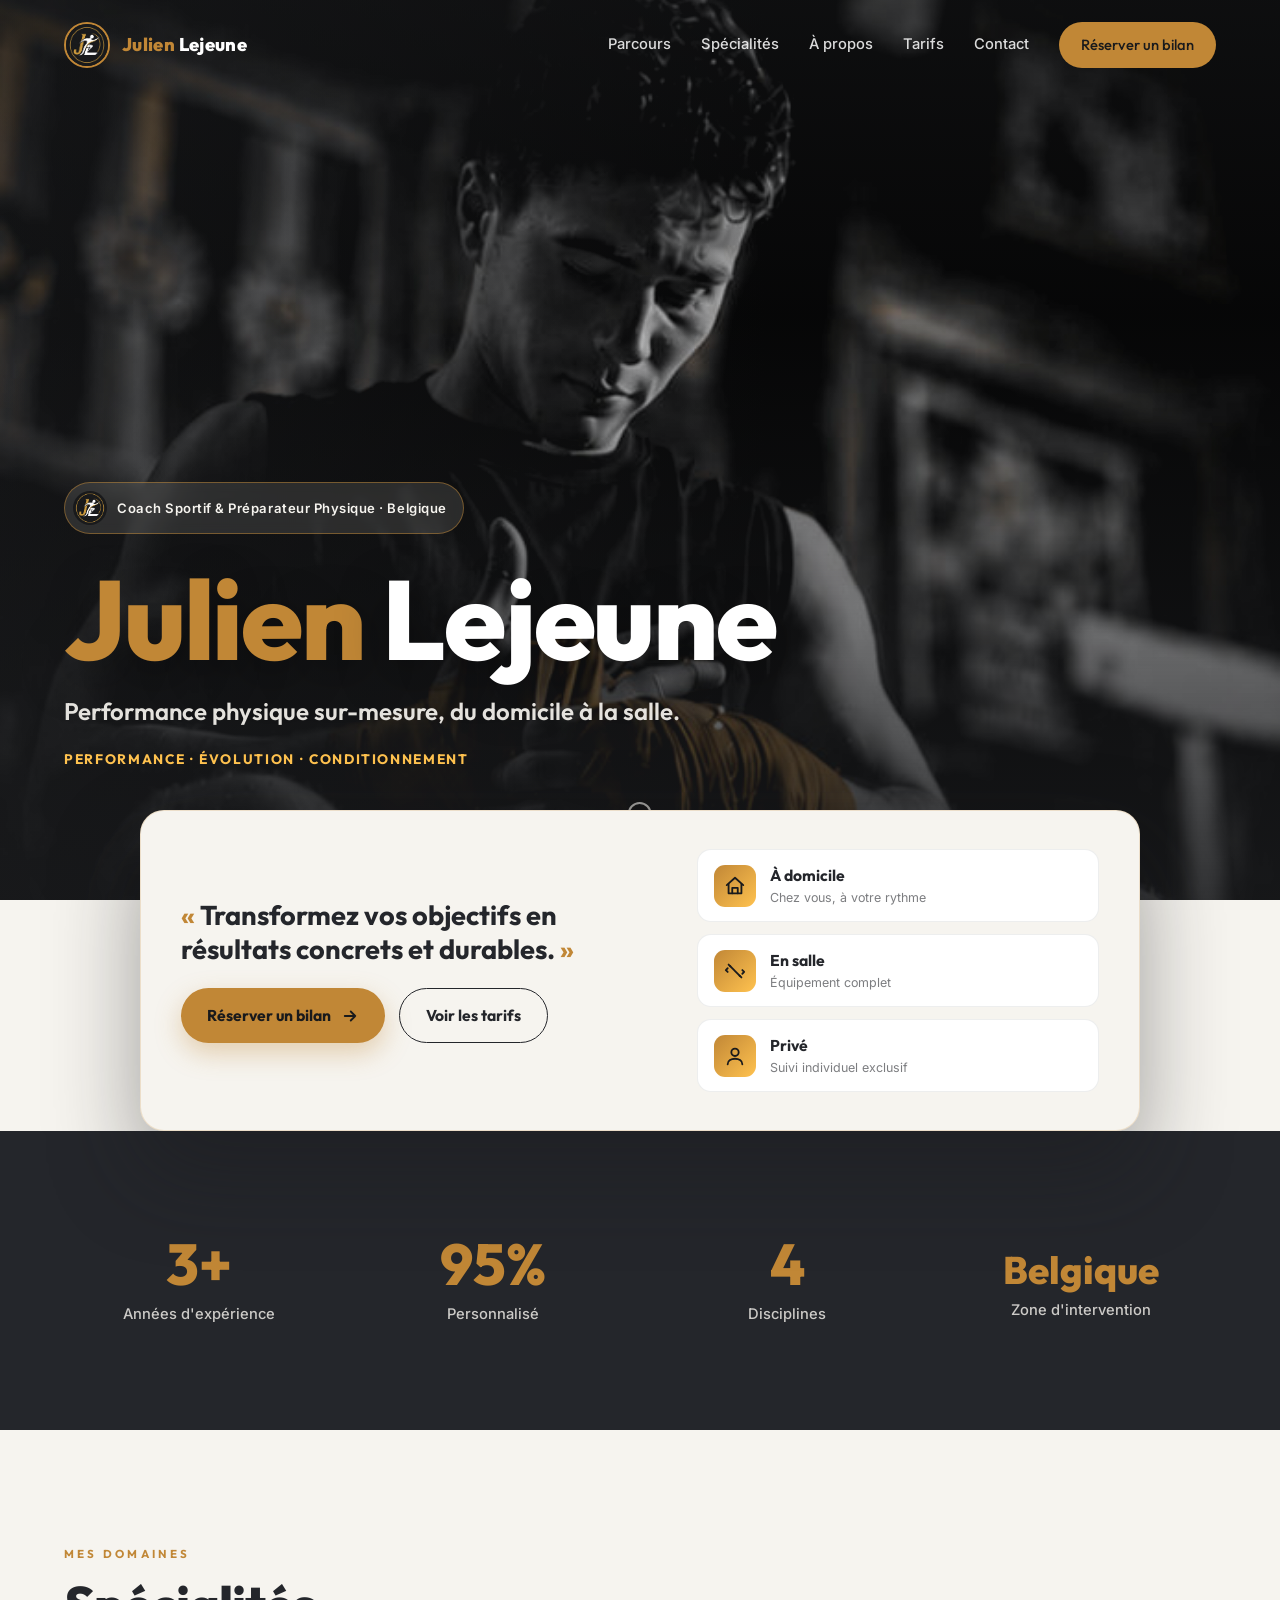
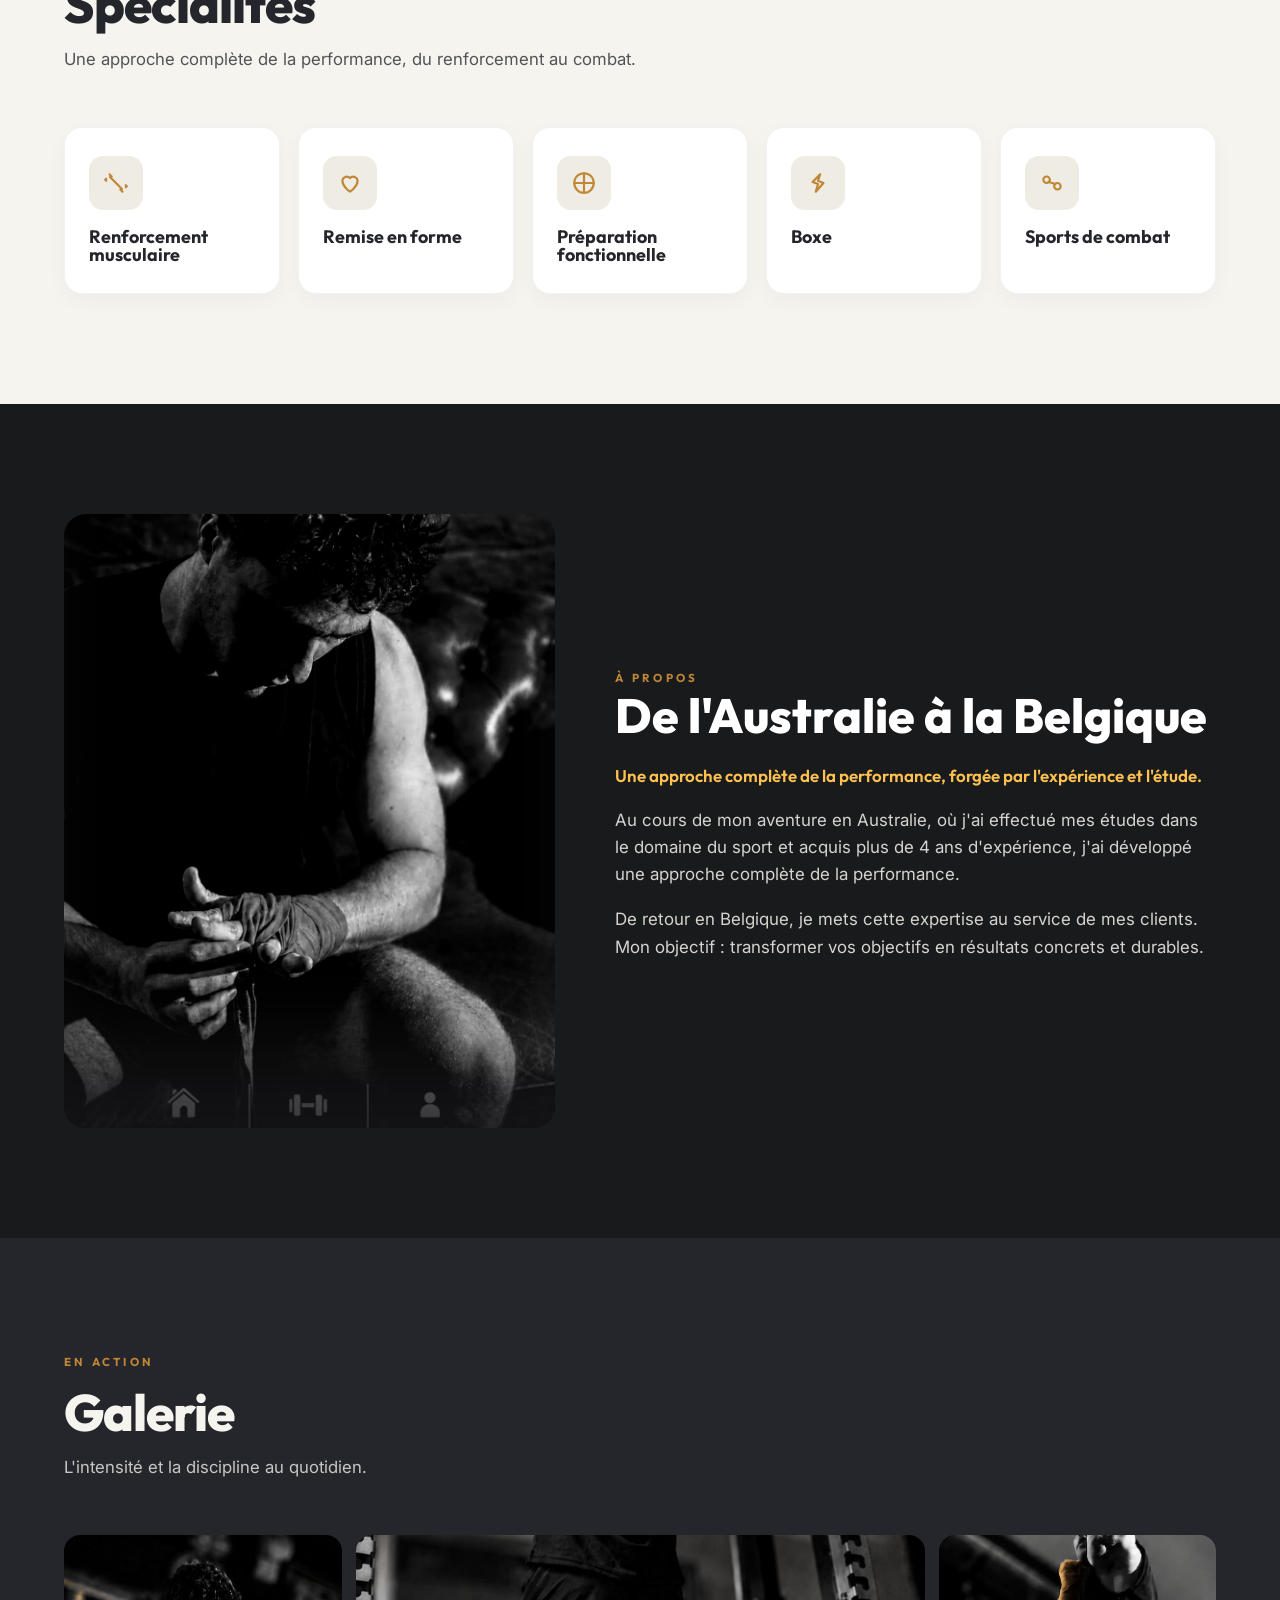
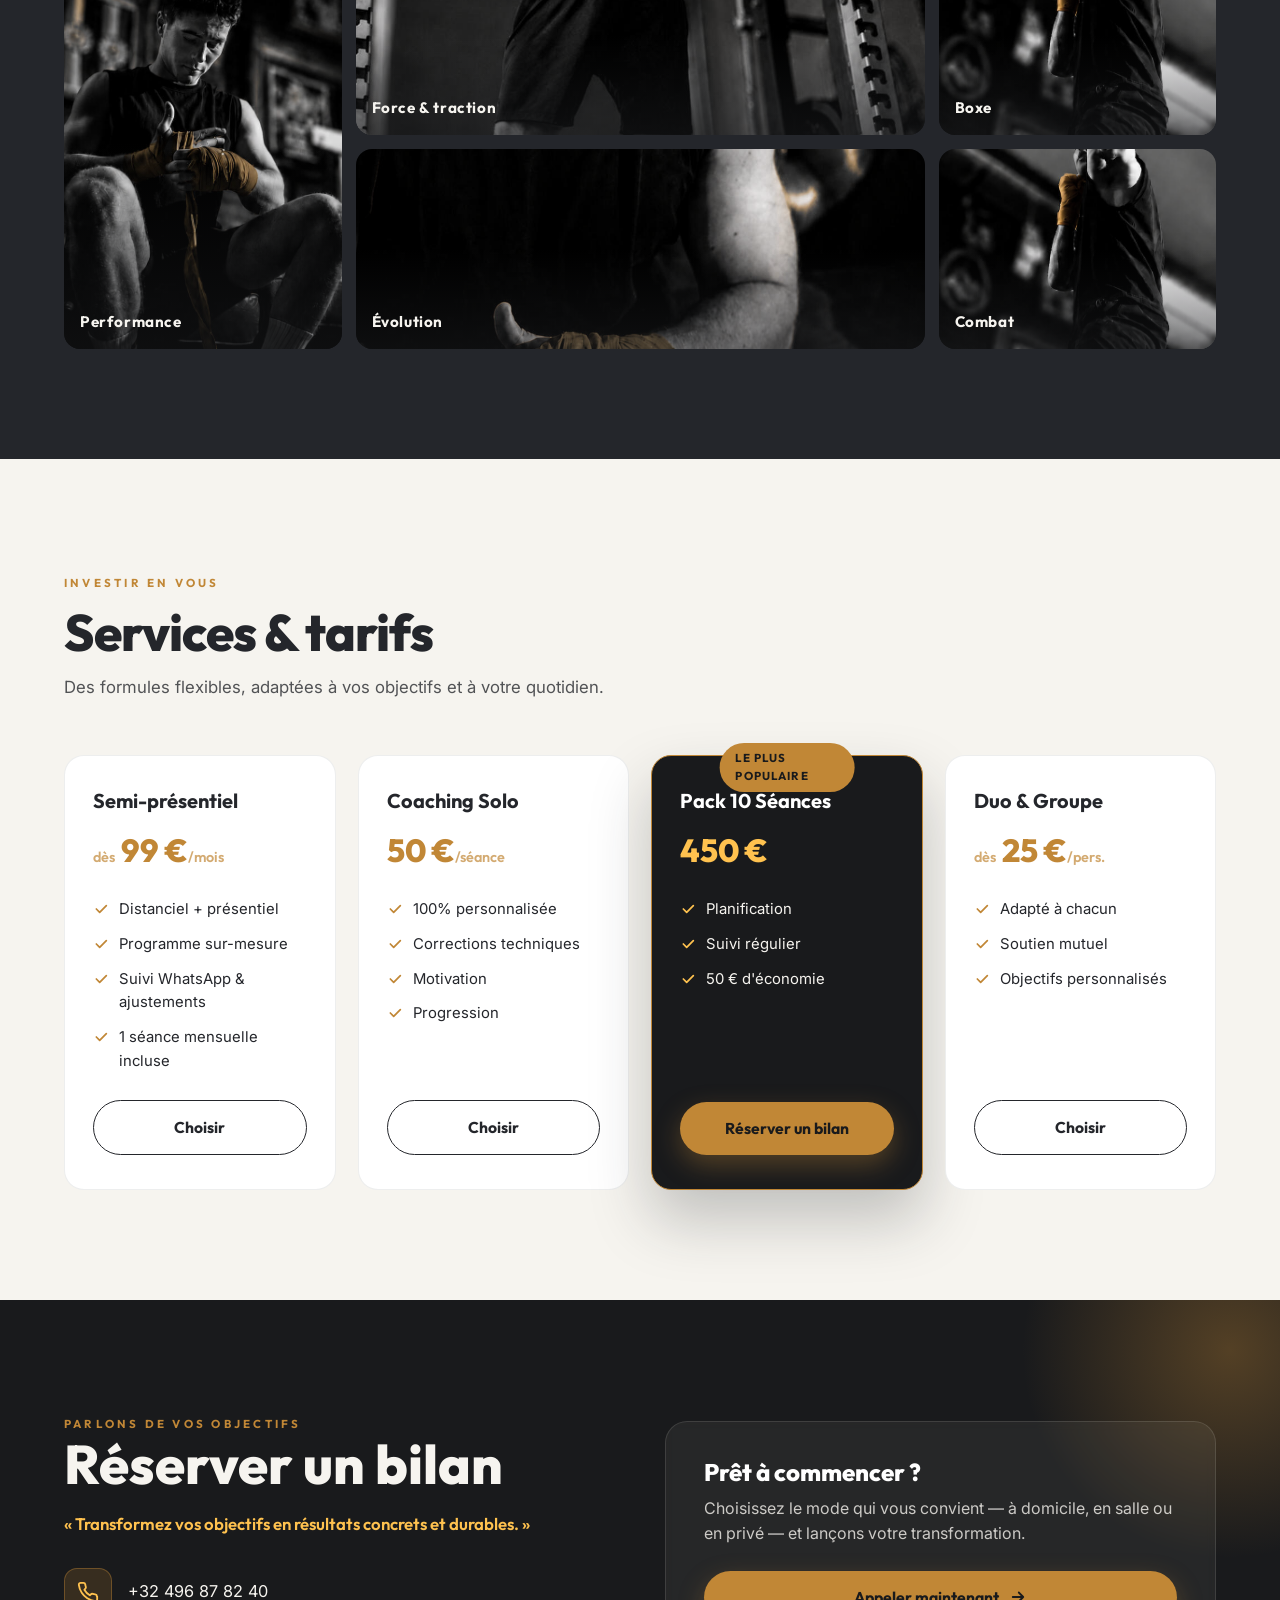
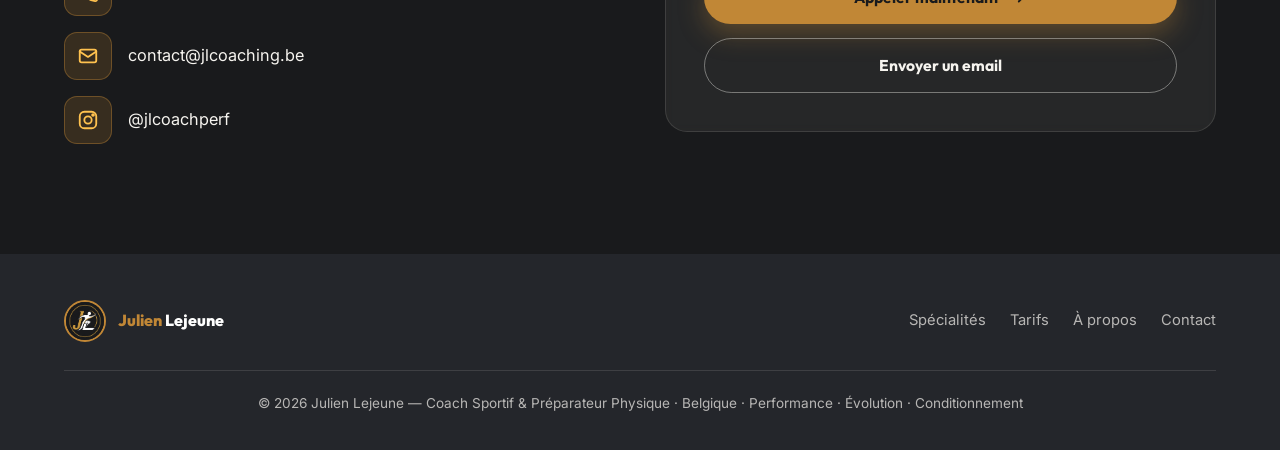
<file: variants/theme-3-immersif.html>
<!DOCTYPE html>
<html lang="fr">
<head>
<meta charset="UTF-8" />
<meta name="viewport" content="width=device-width, initial-scale=1.0" />
<title>Julien Lejeune — Coach Sportif & Préparateur Physique</title>
<meta name="description" content="Julien Lejeune, coach sportif & préparateur physique en Belgique. Transformez vos objectifs en résultats concrets et durables." />
<link rel="preconnect" href="https://fonts.googleapis.com" />
<link rel="preconnect" href="https://fonts.gstatic.com" crossorigin />
<link href="https://fonts.googleapis.com/css2?family=Outfit:wght@400;600;700;800&family=Inter:wght@400;500;600;700&display=swap" rel="stylesheet" />
<style>
  :root{
    --creme:#F6F4EF;
    --creme2:#efece4;
    --or:#C18736;
    --ambre:#FFC24F;
    --charbon:#24262B;
    --charbon2:#191A1C;
    --blanc:#FFFFFF;
    --maxw:1200px;
    --ease:cubic-bezier(.22,.61,.36,1);
  }
  *{box-sizing:border-box;margin:0;padding:0}
  html{scroll-behavior:smooth}
  body{
    font-family:'Inter',system-ui,sans-serif;
    color:var(--charbon);
    background:var(--creme);
    line-height:1.6;
    overflow-x:hidden;
    -webkit-font-smoothing:antialiased;
  }
  h1,h2,h3,h4,.font-display{font-family:'Outfit',sans-serif;line-height:1.05}
  a{color:inherit;text-decoration:none}
  img{display:block;max-width:100%}
  .wrap{max-width:var(--maxw);margin:0 auto;padding:0 24px}
  .or{color:var(--or)}
  .eyebrow{
    font-family:'Outfit',sans-serif;
    text-transform:uppercase;
    letter-spacing:.28em;
    font-size:.72rem;
    font-weight:700;
    color:var(--or);
  }

  /* ---------- NAV ---------- */
  .nav{
    position:fixed;top:0;left:0;right:0;z-index:100;
    transition:background .4s var(--ease),box-shadow .4s var(--ease),padding .4s var(--ease);
    padding:22px 0;
  }
  .nav.solid{
    background:rgba(25,26,28,.92);
    backdrop-filter:blur(10px);
    box-shadow:0 6px 30px rgba(0,0,0,.25);
    padding:12px 0;
  }
  .nav .wrap{display:flex;align-items:center;justify-content:space-between}
  .brand{display:flex;align-items:center;gap:12px}
  .brand img{width:46px;height:46px;border-radius:50%;object-fit:cover;border:2px solid var(--or)}
  .brand-name{font-family:'Outfit',sans-serif;font-weight:800;font-size:1.15rem;color:var(--blanc);letter-spacing:.02em}
  .brand-name .last{color:var(--blanc)}
  .navlinks{display:flex;align-items:center;gap:30px}
  .navlinks a{color:rgba(255,255,255,.85);font-size:.92rem;font-weight:500;transition:color .25s}
  .navlinks a:hover{color:var(--ambre)}
  .nav-cta{
    background:var(--or);color:var(--charbon2)!important;
    padding:11px 22px;border-radius:999px;font-weight:700;font-family:'Outfit',sans-serif;
    transition:transform .25s var(--ease),background .25s;
  }
  .nav-cta:hover{background:var(--ambre);transform:translateY(-2px)}
  .burger{display:none;background:none;border:0;cursor:pointer;flex-direction:column;gap:5px;padding:8px}
  .burger span{width:26px;height:2px;background:var(--blanc);transition:.3s}
  .burger.open span:nth-child(1){transform:translateY(7px) rotate(45deg)}
  .burger.open span:nth-child(2){opacity:0}
  .burger.open span:nth-child(3){transform:translateY(-7px) rotate(-45deg)}

  .mobile-menu{
    position:fixed;inset:0;z-index:99;
    background:rgba(25,26,28,.98);
    backdrop-filter:blur(8px);
    display:flex;flex-direction:column;align-items:center;justify-content:center;gap:28px;
    opacity:0;pointer-events:none;transform:translateY(-14px);
    transition:opacity .35s var(--ease),transform .35s var(--ease);
  }
  .mobile-menu.open{opacity:1;pointer-events:auto;transform:none}
  .mobile-menu a{color:var(--creme);font-family:'Outfit',sans-serif;font-weight:700;font-size:1.6rem}
  .mobile-menu a.mm-cta{color:var(--ambre)}

  /* ---------- HERO ---------- */
  .hero{
    position:relative;min-height:100vh;
    display:flex;align-items:flex-end;
    padding-bottom:130px;
    overflow:hidden;
  }
  .hero-bg{
    position:absolute;inset:0;z-index:0;
    will-change:transform;
  }
  .hero-bg img{
    width:100%;height:120%;object-fit:cover;object-position:center 25%;
    filter:grayscale(15%) contrast(1.05);
  }
  .hero-veil{
    position:absolute;inset:0;z-index:1;
    background:
      linear-gradient(180deg,rgba(25,26,28,.55) 0%,rgba(25,26,28,.25) 35%,rgba(25,26,28,.88) 100%),
      linear-gradient(90deg,rgba(25,26,28,.6) 0%,rgba(25,26,28,0) 60%);
  }
  .hero-inner{position:relative;z-index:2;width:100%}
  .hero-badge{
    display:inline-flex;align-items:center;gap:10px;
    background:rgba(246,244,239,.12);border:1px solid rgba(193,135,54,.5);
    padding:8px 16px 8px 8px;border-radius:999px;margin-bottom:26px;backdrop-filter:blur(6px);
  }
  .hero-badge img{width:34px;height:34px;border-radius:50%;object-fit:cover}
  .hero-badge span{color:var(--creme);font-size:.82rem;font-weight:600;letter-spacing:.04em}
  .hero h1{
    color:var(--blanc);
    font-weight:800;
    font-size:clamp(3rem,9vw,7rem);
    letter-spacing:-.02em;
    text-shadow:0 12px 50px rgba(0,0,0,.4);
  }
  .hero h1 .first{color:var(--or)}
  .hero h1 .last{color:var(--blanc)}
  .hero-sub{
    color:rgba(246,244,239,.92);
    font-family:'Outfit',sans-serif;
    font-weight:600;
    font-size:clamp(1.05rem,2.4vw,1.5rem);
    margin-top:14px;
  }
  .hero-tag{
    margin-top:18px;color:var(--ambre);
    font-family:'Outfit',sans-serif;font-weight:700;
    letter-spacing:.12em;text-transform:uppercase;font-size:.86rem;
  }
  .scroll-hint{
    position:absolute;bottom:36px;left:50%;transform:translateX(-50%);z-index:2;
    color:rgba(246,244,239,.7);display:flex;flex-direction:column;align-items:center;gap:6px;
    font-size:.7rem;letter-spacing:.2em;text-transform:uppercase;
  }
  .scroll-hint .mouse{
    width:24px;height:38px;border:2px solid rgba(246,244,239,.6);border-radius:14px;position:relative;
  }
  .scroll-hint .mouse::after{
    content:"";position:absolute;top:7px;left:50%;transform:translateX(-50%);
    width:4px;height:8px;background:var(--ambre);border-radius:2px;
    animation:wheel 1.6s infinite;
  }
  @keyframes wheel{0%{opacity:0;transform:translate(-50%,0)}40%{opacity:1}100%{opacity:0;transform:translate(-50%,12px)}}

  /* ---------- FLOATING CARD (overlap) ---------- */
  .float-card{
    position:relative;z-index:5;
    max-width:1000px;margin:-90px auto 0;
    background:var(--creme);
    border-radius:24px;
    box-shadow:0 40px 90px rgba(25,26,28,.4);
    padding:38px 40px;
    display:grid;grid-template-columns:1.2fr 1fr;gap:34px;align-items:center;
    border:1px solid rgba(193,135,54,.2);
  }
  .float-card .phrase{
    font-family:'Outfit',sans-serif;font-weight:700;
    font-size:clamp(1.25rem,2.6vw,1.7rem);line-height:1.25;color:var(--charbon);
  }
  .float-card .phrase .q{color:var(--or)}
  .float-card .fc-cta{margin-top:22px;display:flex;gap:14px;flex-wrap:wrap}
  .btn{
    display:inline-flex;align-items:center;gap:10px;
    font-family:'Outfit',sans-serif;font-weight:700;font-size:.98rem;
    padding:14px 26px;border-radius:999px;cursor:pointer;border:0;
    transition:transform .25s var(--ease),box-shadow .25s,background .25s;
  }
  .btn-primary{background:var(--or);color:var(--charbon2);box-shadow:0 10px 26px rgba(193,135,54,.35)}
  .btn-primary:hover{background:var(--ambre);transform:translateY(-3px);box-shadow:0 16px 34px rgba(255,194,79,.4)}
  .btn-ghost{background:transparent;color:var(--charbon);border:1.5px solid var(--charbon)}
  .btn-ghost:hover{background:var(--charbon);color:var(--creme);transform:translateY(-3px)}
  .modes{display:flex;flex-direction:column;gap:12px}
  .mode-pill{
    display:flex;align-items:center;gap:14px;
    background:var(--blanc);border:1px solid rgba(36,38,43,.08);
    border-radius:14px;padding:13px 16px;
    transition:transform .25s var(--ease),border-color .25s;
  }
  .mode-pill:hover{transform:translateX(5px);border-color:var(--or)}
  .mode-ic{
    width:42px;height:42px;flex:none;border-radius:11px;
    background:linear-gradient(135deg,var(--or),var(--ambre));
    display:flex;align-items:center;justify-content:center;color:var(--charbon2);
  }
  .mode-pill .mt{font-family:'Outfit',sans-serif;font-weight:700;font-size:.98rem}
  .mode-pill .ms{font-size:.78rem;color:rgba(36,38,43,.6)}

  /* ---------- SECTION GENERIC ---------- */
  section{position:relative}
  .pad{padding:110px 0}
  .pad-sm{padding:80px 0}
  .sec-head{max-width:680px;margin-bottom:54px}
  .sec-head h2{
    font-size:clamp(2rem,4.6vw,3.2rem);font-weight:800;letter-spacing:-.02em;margin-top:12px;
  }
  .sec-head p{margin-top:14px;font-size:1.05rem;opacity:.78}
  .dark{background:var(--charbon2);color:var(--creme)}
  .dark .sec-head p{opacity:.7;color:var(--creme)}
  .dark h2,.dark h3{color:var(--blanc)}

  /* ---------- STATS ---------- */
  .stats{background:var(--charbon);color:var(--creme)}
  .stats-grid{display:grid;grid-template-columns:repeat(4,1fr);gap:24px}
  .stat{text-align:center;padding:24px 12px}
  .stat .num{
    font-family:'Outfit',sans-serif;font-weight:800;
    font-size:clamp(2.4rem,5vw,3.6rem);color:var(--or);line-height:1;
  }
  .stat .lab{margin-top:10px;font-size:.92rem;color:rgba(246,244,239,.8);font-weight:500}

  /* ---------- SERVICES (specialties) ---------- */
  .spec-grid{display:grid;grid-template-columns:repeat(auto-fit,minmax(200px,1fr));gap:18px}
  .spec{
    background:var(--blanc);border-radius:18px;padding:28px 24px;
    border:1px solid rgba(36,38,43,.06);
    transition:transform .35s var(--ease),box-shadow .35s;
    box-shadow:0 6px 20px rgba(36,38,43,.04);
  }
  .spec:hover{transform:translateY(-8px);box-shadow:0 24px 50px rgba(36,38,43,.12)}
  .spec-ic{
    width:54px;height:54px;border-radius:14px;margin-bottom:18px;
    background:var(--creme2);display:flex;align-items:center;justify-content:center;color:var(--or);
  }
  .spec h3{font-size:1.12rem;font-weight:700}

  /* ---------- ABOUT (dark) ---------- */
  .about-grid{display:grid;grid-template-columns:.9fr 1.1fr;gap:60px;align-items:center}
  .about-photo{position:relative}
  .about-photo img{
    width:100%;aspect-ratio:4/5;object-fit:cover;border-radius:22px;
    filter:grayscale(100%) contrast(1.05);
  }
  .about-photo::after{
    content:"";position:absolute;inset:0;border-radius:22px;
    box-shadow:inset 0 -120px 90px -40px rgba(25,26,28,.75);
  }
  .about-frame{
    position:absolute;inset:-14px;border:1.5px solid var(--or);border-radius:26px;z-index:-1;
  }
  .about-text h2{font-size:clamp(2rem,4.4vw,3rem);font-weight:800;margin-bottom:22px}
  .about-text p{color:rgba(246,244,239,.85);font-size:1.06rem;margin-bottom:18px}
  .about-text .lead{color:var(--ambre);font-family:'Outfit',sans-serif;font-weight:600}

  /* ---------- GALLERY (immersive) ---------- */
  .gallery{background:var(--charbon);}
  .gal-grid{
    display:grid;grid-template-columns:repeat(4,1fr);grid-auto-rows:200px;gap:14px;
  }
  .gal-item{position:relative;overflow:hidden;border-radius:16px}
  .gal-item img{
    width:100%;height:100%;object-fit:cover;
    filter:grayscale(40%);transition:transform .8s var(--ease),filter .6s;
  }
  .gal-item:hover img{transform:scale(1.08);filter:grayscale(0%)}
  .gal-item::after{
    content:"";position:absolute;inset:0;
    background:linear-gradient(180deg,transparent 50%,rgba(25,26,28,.55));
  }
  .gal-cap{
    position:absolute;left:16px;bottom:14px;z-index:2;
    color:var(--creme);font-family:'Outfit',sans-serif;font-weight:700;font-size:.95rem;
    letter-spacing:.04em;
  }
  .g-tall{grid-row:span 2}
  .g-wide{grid-column:span 2}

  /* ---------- TARIFS ---------- */
  .price-grid{display:grid;grid-template-columns:repeat(auto-fit,minmax(250px,1fr));gap:22px;align-items:stretch}
  .price{
    background:var(--blanc);border-radius:20px;padding:34px 28px;
    border:1px solid rgba(36,38,43,.08);
    display:flex;flex-direction:column;
    transition:transform .35s var(--ease),box-shadow .35s;
    position:relative;
  }
  .price:hover{transform:translateY(-8px);box-shadow:0 26px 56px rgba(36,38,43,.14)}
  .price.feat{
    background:var(--charbon2);color:var(--creme);
    border:1px solid var(--or);transform:scale(1.03);
    box-shadow:0 30px 60px rgba(36,38,43,.25);
  }
  .price.feat:hover{transform:scale(1.03) translateY(-8px)}
  .price.feat h3{color:var(--blanc)}
  .feat-tag{
    position:absolute;top:-13px;left:50%;transform:translateX(-50%);
    background:var(--or);color:var(--charbon2);font-family:'Outfit',sans-serif;font-weight:700;
    font-size:.72rem;letter-spacing:.1em;text-transform:uppercase;padding:6px 16px;border-radius:999px;
  }
  .price h3{font-size:1.25rem;font-weight:700;margin-bottom:6px}
  .price .amt{font-family:'Outfit',sans-serif;font-weight:800;font-size:2rem;margin:8px 0 4px;color:var(--or)}
  .price.feat .amt{color:var(--ambre)}
  .price .amt small{font-size:.9rem;font-weight:600;opacity:.7}
  .price ul{list-style:none;margin:18px 0 26px;display:flex;flex-direction:column;gap:11px;flex:1}
  .price li{display:flex;gap:10px;font-size:.93rem;align-items:flex-start}
  .price li svg{flex:none;margin-top:3px;color:var(--or)}
  .price.feat li svg{color:var(--ambre)}
  .price .btn{width:100%;justify-content:center}
  .price.feat .btn-ghost{color:var(--creme);border-color:var(--creme)}
  .price.feat .btn-ghost:hover{background:var(--creme);color:var(--charbon2)}

  /* ---------- CONTACT ---------- */
  .contact{background:var(--charbon2);color:var(--creme);overflow:hidden;position:relative}
  .contact::before{
    content:"";position:absolute;top:-160px;right:-160px;width:420px;height:420px;border-radius:50%;
    background:radial-gradient(circle,rgba(193,135,54,.35),transparent 70%);
  }
  .contact-grid{display:grid;grid-template-columns:1fr 1fr;gap:50px;align-items:center;position:relative;z-index:1}
  .contact h2{font-size:clamp(2rem,4.8vw,3.4rem);font-weight:800}
  .contact .ph{color:var(--ambre);margin:18px 0 30px;font-size:1.05rem;font-family:'Outfit',sans-serif;font-weight:600}
  .contact-list{display:flex;flex-direction:column;gap:16px}
  .c-item{display:flex;align-items:center;gap:16px;color:var(--creme);font-size:1.02rem}
  .c-item .ci{
    width:48px;height:48px;flex:none;border-radius:13px;
    background:rgba(193,135,54,.18);border:1px solid rgba(193,135,54,.4);
    display:flex;align-items:center;justify-content:center;color:var(--ambre);
  }
  .c-item:hover .ci{background:var(--or);color:var(--charbon2)}
  .contact-card{
    background:rgba(246,244,239,.06);border:1px solid rgba(246,244,239,.12);
    border-radius:22px;padding:38px;backdrop-filter:blur(4px);
  }
  .contact-card h3{font-size:1.5rem;font-weight:800;margin-bottom:10px;color:var(--blanc)}
  .contact-card p{color:rgba(246,244,239,.8);margin-bottom:24px}

  /* ---------- FOOTER ---------- */
  footer{background:var(--charbon);color:rgba(246,244,239,.7);padding:46px 0 36px}
  .foot-grid{display:flex;align-items:center;justify-content:space-between;gap:24px;flex-wrap:wrap}
  .foot-brand{display:flex;align-items:center;gap:12px}
  .foot-brand img{width:42px;height:42px;border-radius:50%;object-fit:cover;border:2px solid var(--or)}
  .foot-brand .fn{font-family:'Outfit',sans-serif;font-weight:800;color:var(--blanc)}
  .foot-grid a:hover{color:var(--ambre)}
  .foot-bottom{margin-top:28px;padding-top:22px;border-top:1px solid rgba(246,244,239,.12);font-size:.85rem;text-align:center}

  /* ---------- REVEAL ---------- */
  .reveal{opacity:0;transform:translateY(34px);transition:opacity .8s var(--ease),transform .8s var(--ease)}
  .reveal.in{opacity:1;transform:none}
  .reveal.d1{transition-delay:.08s}
  .reveal.d2{transition-delay:.16s}
  .reveal.d3{transition-delay:.24s}
  .reveal.d4{transition-delay:.32s}

  /* ---------- RESPONSIVE ---------- */
  @media(max-width:920px){
    .navlinks{display:none}
    .burger{display:flex}
    .float-card{grid-template-columns:1fr;gap:26px;padding:30px 26px;margin-top:-70px}
    .about-grid{grid-template-columns:1fr;gap:40px}
    .about-photo{max-width:420px;margin:0 auto}
    .contact-grid{grid-template-columns:1fr;gap:36px}
    .stats-grid{grid-template-columns:repeat(2,1fr)}
    .gal-grid{grid-template-columns:repeat(2,1fr);grid-auto-rows:170px}
    .g-wide{grid-column:span 2}
  }
  @media(max-width:560px){
    .pad{padding:74px 0}
    .hero{padding-bottom:110px}
    .stats-grid{grid-template-columns:repeat(2,1fr)}
    .g-tall{grid-row:span 1}
    .float-card .fc-cta{flex-direction:column}
    .btn{width:100%;justify-content:center}
  }
  @media(prefers-reduced-motion:reduce){
    *{animation:none!important;scroll-behavior:auto!important}
    .reveal{opacity:1!important;transform:none!important;transition:none!important}
    .hero-bg{transform:none!important}
  }
</style>
</head>
<body>

<!-- NAV -->
<nav class="nav" id="nav">
  <div class="wrap">
    <a class="brand" href="#hero">
      <img src="../assets/img/original/image01.jpg" alt="Logo JL Coaching" />
      <span class="brand-name"><span class="or">Julien</span> <span class="last">Lejeune</span></span>
    </a>
    <div class="navlinks">
      <a href="#stats">Parcours</a>
      <a href="#services">Spécialités</a>
      <a href="#about">À propos</a>
      <a href="#tarifs">Tarifs</a>
      <a href="#contact">Contact</a>
      <a class="nav-cta" href="#contact">Réserver un bilan</a>
    </div>
    <button class="burger" id="burger" aria-label="Menu">
      <span></span><span></span><span></span>
    </button>
  </div>
</nav>

<!-- MOBILE MENU -->
<div class="mobile-menu" id="mobileMenu">
  <a href="#stats">Parcours</a>
  <a href="#services">Spécialités</a>
  <a href="#about">À propos</a>
  <a href="#tarifs">Tarifs</a>
  <a href="#contact">Contact</a>
  <a class="mm-cta" href="#contact">Réserver un bilan</a>
</div>

<!-- HERO -->
<header class="hero" id="hero">
  <div class="hero-bg" id="heroBg">
    <img src="../assets/img/original/image06.jpg" alt="Julien Lejeune, coach sportif" />
  </div>
  <div class="hero-veil"></div>
  <div class="hero-inner">
    <div class="wrap">
      <div class="hero-badge">
        <img src="../assets/img/original/image01.jpg" alt="Logo JL" />
        <span>Coach Sportif & Préparateur Physique · Belgique</span>
      </div>
      <h1><span class="first">Julien</span> <span class="last">Lejeune</span></h1>
      <p class="hero-sub">Performance physique sur-mesure, du domicile à la salle.</p>
      <p class="hero-tag">Performance · Évolution · Conditionnement</p>
    </div>
  </div>
  <div class="scroll-hint" aria-hidden="true">
    <div class="mouse"></div>
    <span>Défiler</span>
  </div>
</header>

<!-- FLOATING CARD -->
<div class="wrap">
  <div class="float-card reveal">
    <div>
      <p class="phrase"><span class="q">«</span> Transformez vos objectifs en résultats concrets et durables. <span class="q">»</span></p>
      <div class="fc-cta">
        <a class="btn btn-primary" href="#contact">
          Réserver un bilan
          <svg width="18" height="18" viewBox="0 0 24 24" fill="none" stroke="currentColor" stroke-width="2.4" stroke-linecap="round" stroke-linejoin="round"><path d="M5 12h14M13 6l6 6-6 6"/></svg>
        </a>
        <a class="btn btn-ghost" href="#tarifs">Voir les tarifs</a>
      </div>
    </div>
    <div class="modes">
      <div class="mode-pill">
        <div class="mode-ic">
          <svg width="22" height="22" viewBox="0 0 24 24" fill="none" stroke="currentColor" stroke-width="2" stroke-linecap="round" stroke-linejoin="round"><path d="M3 11l9-8 9 8"/><path d="M5 10v10h14V10"/><path d="M9 20v-6h6v6"/></svg>
        </div>
        <div><div class="mt">À domicile</div><div class="ms">Chez vous, à votre rythme</div></div>
      </div>
      <div class="mode-pill">
        <div class="mode-ic">
          <svg width="22" height="22" viewBox="0 0 24 24" fill="none" stroke="currentColor" stroke-width="2" stroke-linecap="round" stroke-linejoin="round"><path d="M6.5 6.5l11 11"/><path d="M4 9l-2 2 2 2"/><path d="M20 15l2-2-2-2"/><path d="M5 5l2 2"/><path d="M17 17l2 2"/></svg>
        </div>
        <div><div class="mt">En salle</div><div class="ms">Équipement complet</div></div>
      </div>
      <div class="mode-pill">
        <div class="mode-ic">
          <svg width="22" height="22" viewBox="0 0 24 24" fill="none" stroke="currentColor" stroke-width="2" stroke-linecap="round" stroke-linejoin="round"><circle cx="12" cy="8" r="4"/><path d="M4 21c0-4 4-6 8-6s8 2 8 6"/></svg>
        </div>
        <div><div class="mt">Privé</div><div class="ms">Suivi individuel exclusif</div></div>
      </div>
    </div>
  </div>
</div>

<!-- STATS -->
<section class="stats pad-sm" id="stats">
  <div class="wrap">
    <div class="stats-grid">
      <div class="stat reveal d1">
        <div class="num"><span class="count" data-target="4" data-suffix="+">0</span></div>
        <div class="lab">Années d'expérience</div>
      </div>
      <div class="stat reveal d2">
        <div class="num"><span class="count" data-target="100" data-suffix="%">0</span></div>
        <div class="lab">Personnalisé</div>
      </div>
      <div class="stat reveal d3">
        <div class="num"><span class="count" data-target="5" data-suffix="">0</span></div>
        <div class="lab">Disciplines</div>
      </div>
      <div class="stat reveal d4">
        <div class="num" style="font-size:clamp(1.6rem,3.4vw,2.4rem);padding-top:.4em">Belgique</div>
        <div class="lab">Zone d'intervention</div>
      </div>
    </div>
  </div>
</section>

<!-- SERVICES / SPECIALTIES -->
<section class="pad" id="services">
  <div class="wrap">
    <div class="sec-head reveal">
      <span class="eyebrow">Mes domaines</span>
      <h2>Spécialités</h2>
      <p>Une approche complète de la performance, du renforcement au combat.</p>
    </div>
    <div class="spec-grid">
      <div class="spec reveal d1">
        <div class="spec-ic"><svg width="26" height="26" viewBox="0 0 24 24" fill="none" stroke="currentColor" stroke-width="2" stroke-linecap="round" stroke-linejoin="round"><path d="M6.5 6.5l11 11"/><path d="M3 8l-1 1 1 1"/><path d="M21 16l1-1-1-1"/><path d="M6 4l2 2"/><path d="M16 18l2 2"/></svg></div>
        <h3>Renforcement musculaire</h3>
      </div>
      <div class="spec reveal d2">
        <div class="spec-ic"><svg width="26" height="26" viewBox="0 0 24 24" fill="none" stroke="currentColor" stroke-width="2" stroke-linecap="round" stroke-linejoin="round"><path d="M12 20s-7-4.5-7-10a4 4 0 017-2.5A4 4 0 0119 10c0 5.5-7 10-7 10z"/></svg></div>
        <h3>Remise en forme</h3>
      </div>
      <div class="spec reveal d3">
        <div class="spec-ic"><svg width="26" height="26" viewBox="0 0 24 24" fill="none" stroke="currentColor" stroke-width="2" stroke-linecap="round" stroke-linejoin="round"><circle cx="12" cy="12" r="9"/><path d="M12 3v18M3 12h18"/></svg></div>
        <h3>Préparation fonctionnelle</h3>
      </div>
      <div class="spec reveal d1">
        <div class="spec-ic"><svg width="26" height="26" viewBox="0 0 24 24" fill="none" stroke="currentColor" stroke-width="2" stroke-linecap="round" stroke-linejoin="round"><path d="M14 4l-2 6 5 2-7 8 2-7-5-2z"/></svg></div>
        <h3>Boxe</h3>
      </div>
      <div class="spec reveal d2">
        <div class="spec-ic"><svg width="26" height="26" viewBox="0 0 24 24" fill="none" stroke="currentColor" stroke-width="2" stroke-linecap="round" stroke-linejoin="round"><circle cx="7" cy="9" r="3"/><circle cx="17" cy="15" r="3"/><path d="M9 11l6 2"/></svg></div>
        <h3>Sports de combat</h3>
      </div>
    </div>
  </div>
</section>

<!-- ABOUT (dark) -->
<section class="pad dark" id="about">
  <div class="wrap">
    <div class="about-grid">
      <div class="about-photo reveal">
        <div class="about-frame"></div>
        <img src="../assets/img/original/image02.jpg" alt="Julien Lejeune, portrait" />
      </div>
      <div class="about-text reveal d1">
        <span class="eyebrow">À propos</span>
        <h2>De l'Australie à la Belgique</h2>
        <p class="lead">Une approche complète de la performance, forgée par l'expérience et l'étude.</p>
        <p>Au cours de mon aventure en Australie, où j'ai effectué mes études dans le domaine du sport et acquis plus de 4 ans d'expérience, j'ai développé une approche complète de la performance.</p>
        <p>De retour en Belgique, je mets cette expertise au service de mes clients. Mon objectif : transformer vos objectifs en résultats concrets et durables.</p>
      </div>
    </div>
  </div>
</section>

<!-- GALLERY (immersive) -->
<section class="gallery pad" id="gallery">
  <div class="wrap">
    <div class="sec-head reveal" style="color:var(--creme)">
      <span class="eyebrow">En action</span>
      <h2>Galerie</h2>
      <p>L'intensité et la discipline au quotidien.</p>
    </div>
    <div class="gal-grid">
      <div class="gal-item g-tall reveal">
        <img src="../assets/img/original/image06.jpg" alt="Portrait coach" />
        <span class="gal-cap">Performance</span>
      </div>
      <div class="gal-item g-wide reveal d1">
        <img src="../assets/img/original/image03.jpg" alt="Traction en salle" />
        <span class="gal-cap">Force & traction</span>
      </div>
      <div class="gal-item reveal d2">
        <img src="../assets/img/original/image04.jpg" alt="Coup de boxe" />
        <span class="gal-cap">Boxe</span>
      </div>
      <div class="gal-item g-wide reveal d3">
        <img src="../assets/img/original/image02.jpg" alt="Portrait noir et blanc" />
        <span class="gal-cap">Évolution</span>
      </div>
      <div class="gal-item reveal d2">
        <img src="../assets/img/original/image04.jpg" alt="Sports de combat" />
        <span class="gal-cap">Combat</span>
      </div>
    </div>
  </div>
</section>

<!-- TARIFS -->
<section class="pad" id="tarifs">
  <div class="wrap">
    <div class="sec-head reveal">
      <span class="eyebrow">Investir en vous</span>
      <h2>Services & tarifs</h2>
      <p>Des formules flexibles, adaptées à vos objectifs et à votre quotidien.</p>
    </div>
    <div class="price-grid">
      <div class="price reveal d1">
        <h3>Semi-présentiel</h3>
        <div class="amt"><small>dès</small> 99 €<small>/mois</small></div>
        <ul>
          <li><svg width="16" height="16" viewBox="0 0 24 24" fill="none" stroke="currentColor" stroke-width="2.6" stroke-linecap="round" stroke-linejoin="round"><path d="M5 12l5 5L20 7"/></svg>Distanciel + présentiel</li>
          <li><svg width="16" height="16" viewBox="0 0 24 24" fill="none" stroke="currentColor" stroke-width="2.6" stroke-linecap="round" stroke-linejoin="round"><path d="M5 12l5 5L20 7"/></svg>Programme sur-mesure</li>
          <li><svg width="16" height="16" viewBox="0 0 24 24" fill="none" stroke="currentColor" stroke-width="2.6" stroke-linecap="round" stroke-linejoin="round"><path d="M5 12l5 5L20 7"/></svg>Suivi WhatsApp & ajustements</li>
          <li><svg width="16" height="16" viewBox="0 0 24 24" fill="none" stroke="currentColor" stroke-width="2.6" stroke-linecap="round" stroke-linejoin="round"><path d="M5 12l5 5L20 7"/></svg>1 séance mensuelle incluse</li>
        </ul>
        <a class="btn btn-ghost" href="#contact">Choisir</a>
      </div>

      <div class="price reveal d2">
        <h3>Coaching Solo</h3>
        <div class="amt">50 €<small>/séance</small></div>
        <ul>
          <li><svg width="16" height="16" viewBox="0 0 24 24" fill="none" stroke="currentColor" stroke-width="2.6" stroke-linecap="round" stroke-linejoin="round"><path d="M5 12l5 5L20 7"/></svg>100% personnalisée</li>
          <li><svg width="16" height="16" viewBox="0 0 24 24" fill="none" stroke="currentColor" stroke-width="2.6" stroke-linecap="round" stroke-linejoin="round"><path d="M5 12l5 5L20 7"/></svg>Corrections techniques</li>
          <li><svg width="16" height="16" viewBox="0 0 24 24" fill="none" stroke="currentColor" stroke-width="2.6" stroke-linecap="round" stroke-linejoin="round"><path d="M5 12l5 5L20 7"/></svg>Motivation</li>
          <li><svg width="16" height="16" viewBox="0 0 24 24" fill="none" stroke="currentColor" stroke-width="2.6" stroke-linecap="round" stroke-linejoin="round"><path d="M5 12l5 5L20 7"/></svg>Progression</li>
        </ul>
        <a class="btn btn-ghost" href="#contact">Choisir</a>
      </div>

      <div class="price feat reveal d3">
        <span class="feat-tag">Le plus populaire</span>
        <h3>Pack 10 Séances</h3>
        <div class="amt">450 €</div>
        <ul>
          <li><svg width="16" height="16" viewBox="0 0 24 24" fill="none" stroke="currentColor" stroke-width="2.6" stroke-linecap="round" stroke-linejoin="round"><path d="M5 12l5 5L20 7"/></svg>Planification</li>
          <li><svg width="16" height="16" viewBox="0 0 24 24" fill="none" stroke="currentColor" stroke-width="2.6" stroke-linecap="round" stroke-linejoin="round"><path d="M5 12l5 5L20 7"/></svg>Suivi régulier</li>
          <li><svg width="16" height="16" viewBox="0 0 24 24" fill="none" stroke="currentColor" stroke-width="2.6" stroke-linecap="round" stroke-linejoin="round"><path d="M5 12l5 5L20 7"/></svg>50 € d'économie</li>
        </ul>
        <a class="btn btn-primary" href="#contact">Réserver un bilan</a>
      </div>

      <div class="price reveal d4">
        <h3>Duo & Groupe</h3>
        <div class="amt"><small>dès</small> 25 €<small>/pers.</small></div>
        <ul>
          <li><svg width="16" height="16" viewBox="0 0 24 24" fill="none" stroke="currentColor" stroke-width="2.6" stroke-linecap="round" stroke-linejoin="round"><path d="M5 12l5 5L20 7"/></svg>Adapté à chacun</li>
          <li><svg width="16" height="16" viewBox="0 0 24 24" fill="none" stroke="currentColor" stroke-width="2.6" stroke-linecap="round" stroke-linejoin="round"><path d="M5 12l5 5L20 7"/></svg>Soutien mutuel</li>
          <li><svg width="16" height="16" viewBox="0 0 24 24" fill="none" stroke="currentColor" stroke-width="2.6" stroke-linecap="round" stroke-linejoin="round"><path d="M5 12l5 5L20 7"/></svg>Objectifs personnalisés</li>
        </ul>
        <a class="btn btn-ghost" href="#contact">Choisir</a>
      </div>
    </div>
  </div>
</section>

<!-- CONTACT -->
<section class="contact pad" id="contact">
  <div class="wrap">
    <div class="contact-grid">
      <div class="reveal">
        <span class="eyebrow">Parlons de vos objectifs</span>
        <h2>Réserver un bilan</h2>
        <p class="ph">« Transformez vos objectifs en résultats concrets et durables. »</p>
        <div class="contact-list">
          <a class="c-item" href="tel:+32496878240">
            <span class="ci"><svg width="22" height="22" viewBox="0 0 24 24" fill="none" stroke="currentColor" stroke-width="2" stroke-linecap="round" stroke-linejoin="round"><path d="M22 16.9v3a2 2 0 01-2.2 2 19.8 19.8 0 01-8.6-3.1 19.5 19.5 0 01-6-6A19.8 19.8 0 012 4.2 2 2 0 014 2h3a2 2 0 012 1.7c.1.9.3 1.8.6 2.6a2 2 0 01-.5 2.1L8 9.6a16 16 0 006 6l1.2-1.1a2 2 0 012.1-.5c.8.3 1.7.5 2.6.6a2 2 0 011.7 2z"/></svg></span>
            +32 496 87 82 40
          </a>
          <a class="c-item" href="mailto:contact@jlcoaching.be">
            <span class="ci"><svg width="22" height="22" viewBox="0 0 24 24" fill="none" stroke="currentColor" stroke-width="2" stroke-linecap="round" stroke-linejoin="round"><rect x="3" y="5" width="18" height="14" rx="2"/><path d="M3 7l9 6 9-6"/></svg></span>
            contact@jlcoaching.be
          </a>
          <a class="c-item" href="https://instagram.com/jlcoachperf" target="_blank" rel="noopener">
            <span class="ci"><svg width="22" height="22" viewBox="0 0 24 24" fill="none" stroke="currentColor" stroke-width="2" stroke-linecap="round" stroke-linejoin="round"><rect x="3" y="3" width="18" height="18" rx="5"/><circle cx="12" cy="12" r="4"/><circle cx="17.5" cy="6.5" r="1"/></svg></span>
            @jlcoachperf
          </a>
        </div>
      </div>
      <div class="contact-card reveal d1">
        <h3>Prêt à commencer ?</h3>
        <p>Choisissez le mode qui vous convient — à domicile, en salle ou en privé — et lançons votre transformation.</p>
        <a class="btn btn-primary" href="tel:+32496878240" style="width:100%;justify-content:center">
          Appeler maintenant
          <svg width="18" height="18" viewBox="0 0 24 24" fill="none" stroke="currentColor" stroke-width="2.4" stroke-linecap="round" stroke-linejoin="round"><path d="M5 12h14M13 6l6 6-6 6"/></svg>
        </a>
        <div style="margin-top:14px">
          <a class="btn btn-ghost" href="mailto:contact@jlcoaching.be" style="width:100%;justify-content:center;color:var(--creme);border-color:rgba(246,244,239,.4)">Envoyer un email</a>
        </div>
      </div>
    </div>
  </div>
</section>

<!-- FOOTER -->
<footer>
  <div class="wrap">
    <div class="foot-grid">
      <a class="foot-brand" href="#hero">
        <img src="../assets/img/original/image01.jpg" alt="Logo JL Coaching" />
        <span class="fn"><span class="or">Julien</span> Lejeune</span>
      </a>
      <div style="display:flex;gap:24px;flex-wrap:wrap;font-size:.92rem">
        <a href="#services">Spécialités</a>
        <a href="#tarifs">Tarifs</a>
        <a href="#about">À propos</a>
        <a href="#contact">Contact</a>
      </div>
    </div>
    <div class="foot-bottom">
      © <span id="year"></span> Julien Lejeune — Coach Sportif & Préparateur Physique · Belgique · Performance · Évolution · Conditionnement
    </div>
  </div>
</footer>

<script>
(function(){
  var nav = document.getElementById('nav');
  var burger = document.getElementById('burger');
  var menu = document.getElementById('mobileMenu');
  var heroBg = document.getElementById('heroBg');
  var reduce = window.matchMedia('(prefers-reduced-motion: reduce)').matches;

  /* nav solid on scroll + parallax */
  function onScroll(){
    if(window.scrollY > 60){ nav.classList.add('solid'); } else { nav.classList.remove('solid'); }
    if(!reduce && heroBg && window.scrollY < window.innerHeight){
      heroBg.style.transform = 'translateY(' + (window.scrollY * 0.25) + 'px)';
    }
  }
  window.addEventListener('scroll', onScroll, {passive:true});
  onScroll();

  /* mobile menu */
  function toggleMenu(){
    var open = menu.classList.toggle('open');
    burger.classList.toggle('open', open);
    document.body.style.overflow = open ? 'hidden' : '';
  }
  burger.addEventListener('click', toggleMenu);
  menu.querySelectorAll('a').forEach(function(a){
    a.addEventListener('click', function(){
      menu.classList.remove('open');
      burger.classList.remove('open');
      document.body.style.overflow = '';
    });
  });

  /* reveal */
  var reveals = document.querySelectorAll('.reveal');
  if('IntersectionObserver' in window && !reduce){
    var io = new IntersectionObserver(function(entries){
      entries.forEach(function(e){
        if(e.isIntersecting){ e.target.classList.add('in'); io.unobserve(e.target); }
      });
    }, {threshold:.15, rootMargin:'0px 0px -8% 0px'});
    reveals.forEach(function(el){ io.observe(el); });
  } else {
    reveals.forEach(function(el){ el.classList.add('in'); });
  }

  /* animated counters */
  var counters = document.querySelectorAll('.count');
  function runCount(el){
    var target = parseFloat(el.getAttribute('data-target'));
    var suffix = el.getAttribute('data-suffix') || '';
    if(reduce){ el.textContent = target + suffix; return; }
    var dur = 1400, start = null;
    function step(ts){
      if(!start) start = ts;
      var p = Math.min((ts - start) / dur, 1);
      var val = Math.floor((1 - Math.pow(1 - p, 3)) * target);
      el.textContent = val + suffix;
      if(p < 1){ requestAnimationFrame(step); } else { el.textContent = target + suffix; }
    }
    requestAnimationFrame(step);
  }
  if('IntersectionObserver' in window){
    var co = new IntersectionObserver(function(entries){
      entries.forEach(function(e){
        if(e.isIntersecting){ runCount(e.target); co.unobserve(e.target); }
      });
    }, {threshold:.6});
    counters.forEach(function(c){ co.observe(c); });
  } else {
    counters.forEach(runCount);
  }

  document.getElementById('year').textContent = new Date().getFullYear();
})();
</script>
</body>
</html>
</file>
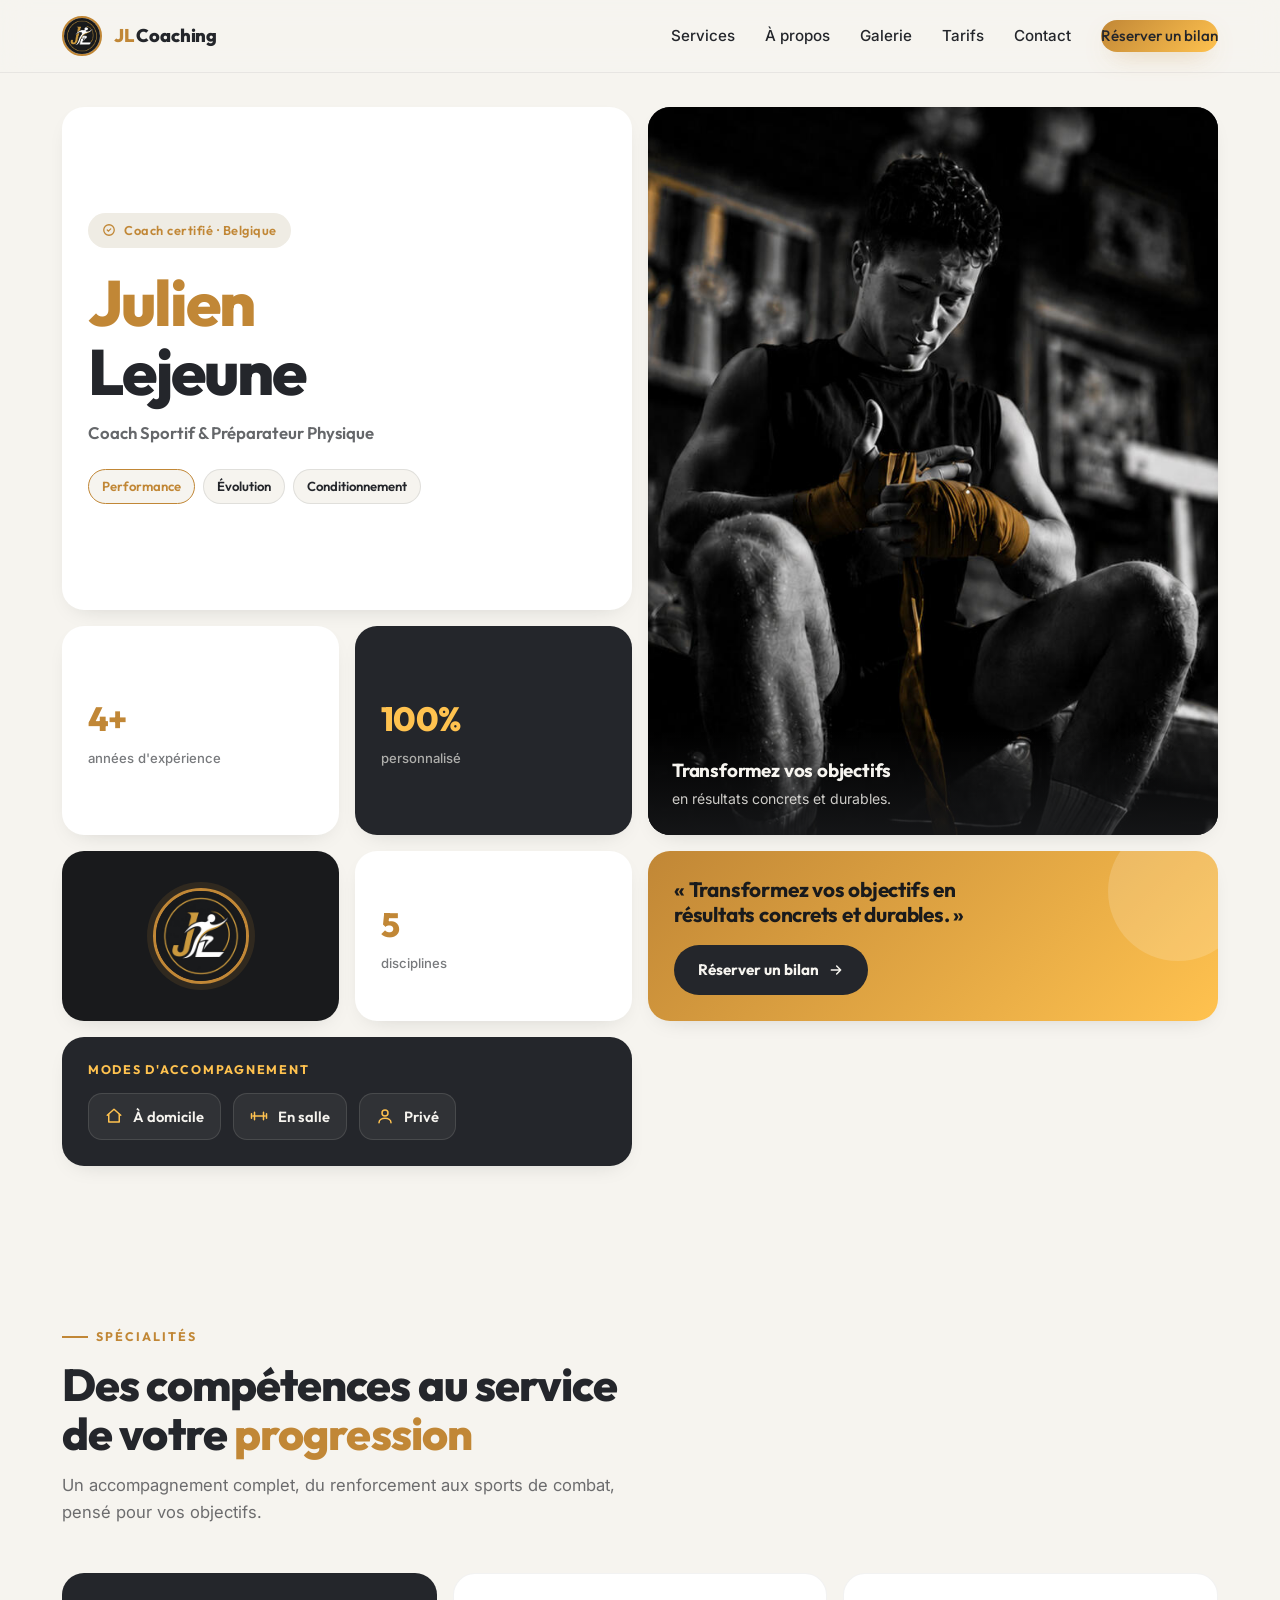
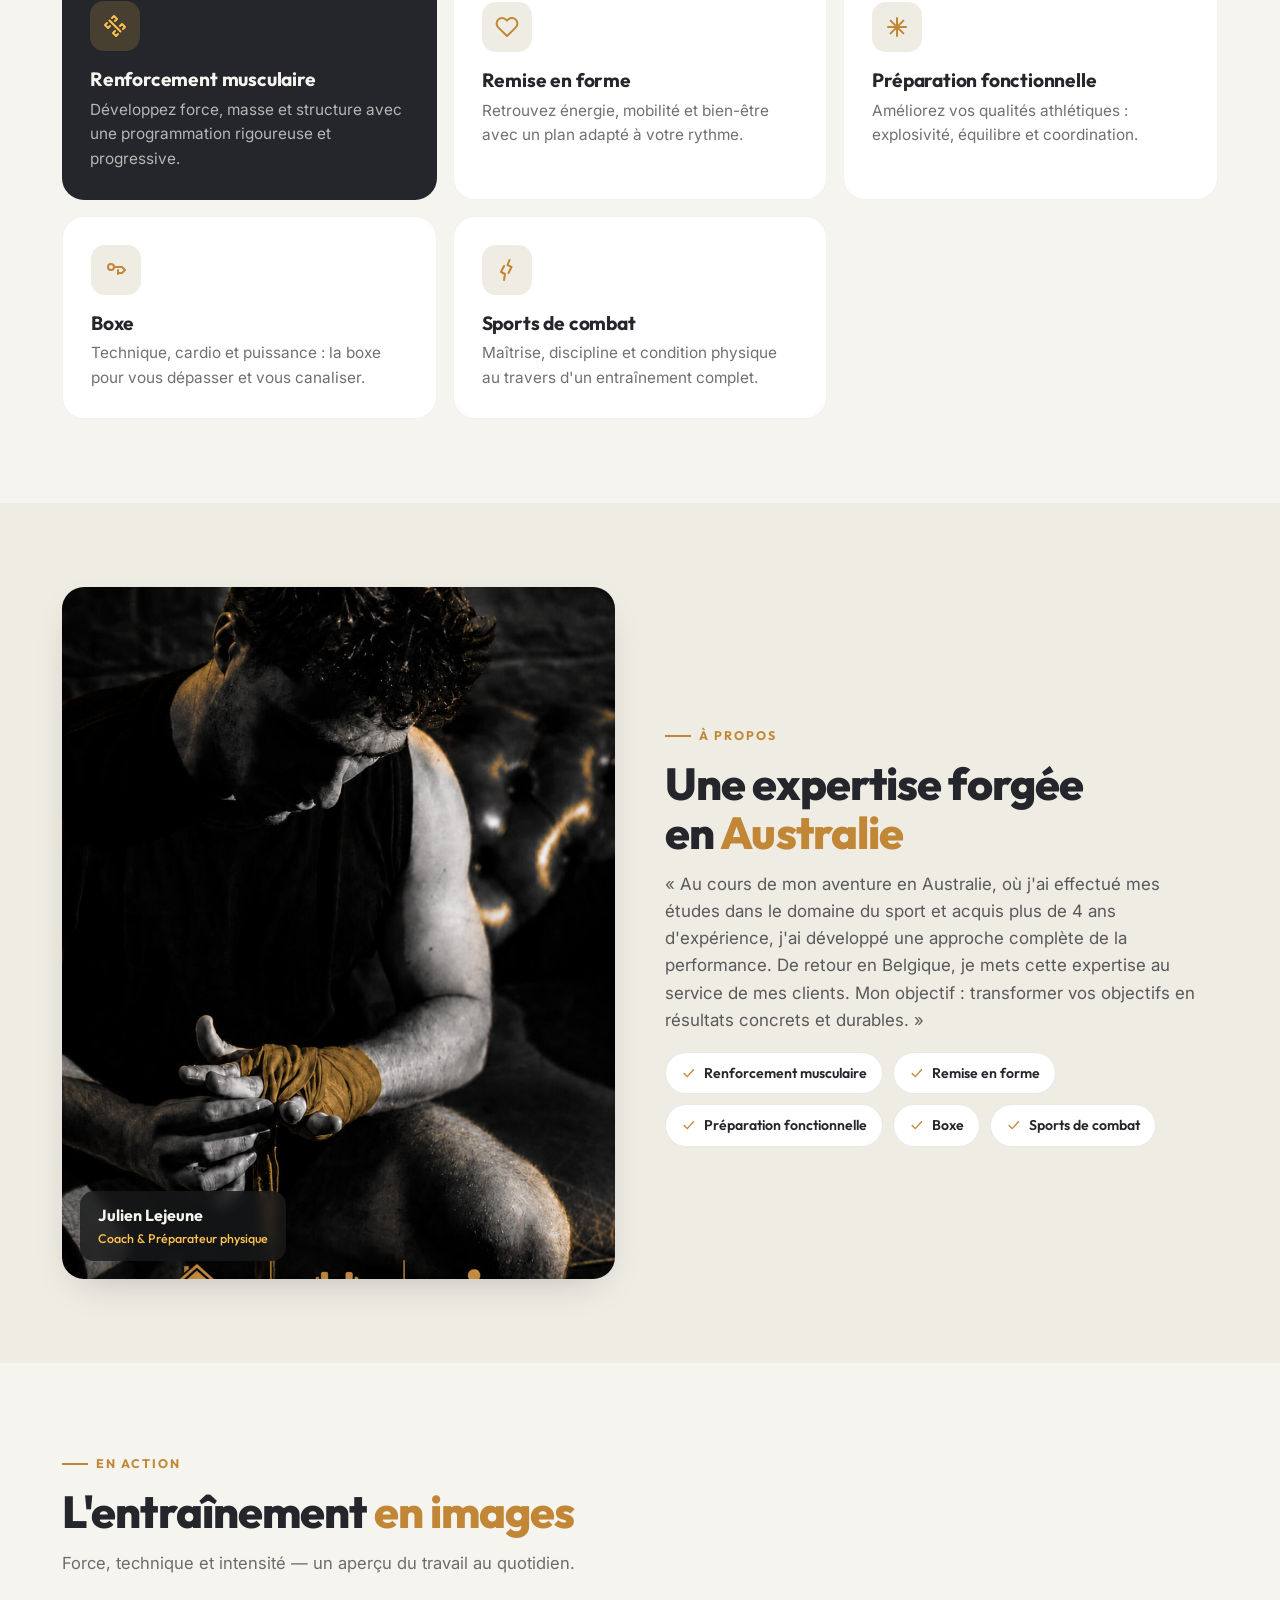
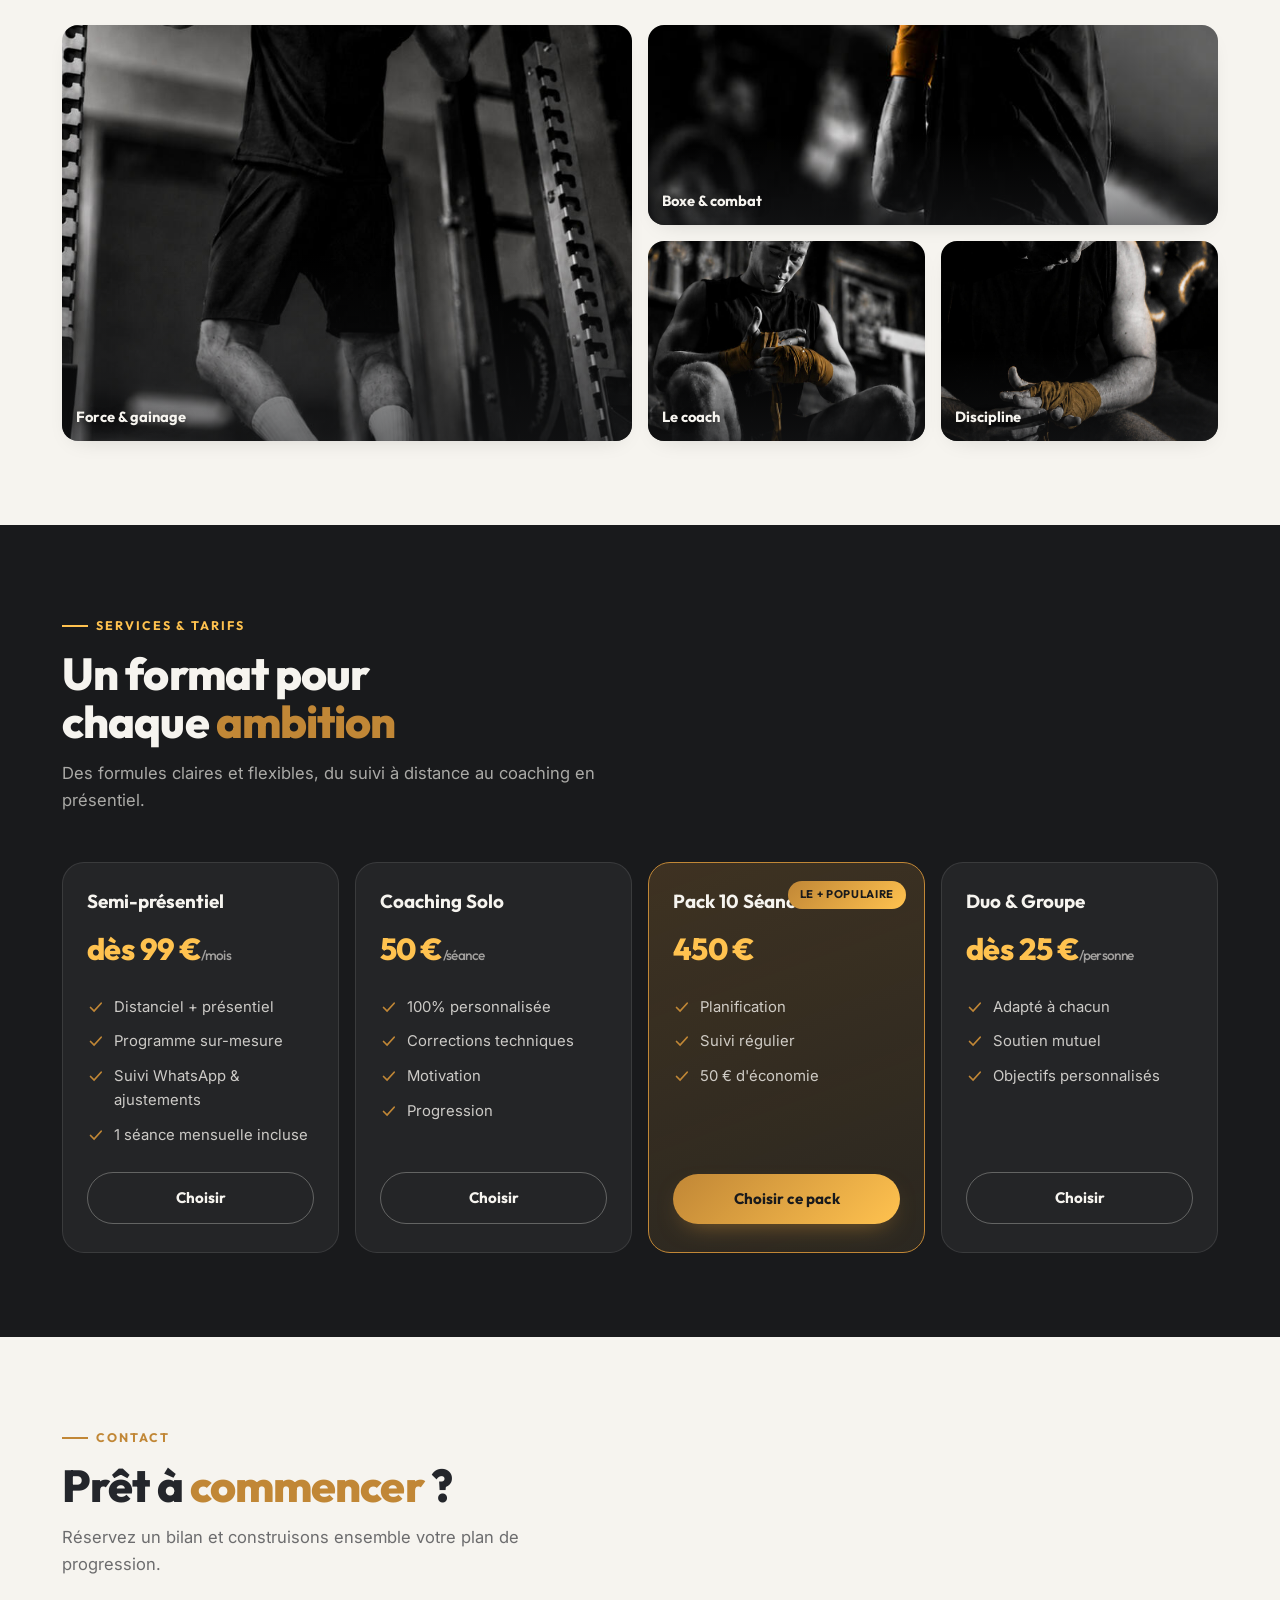
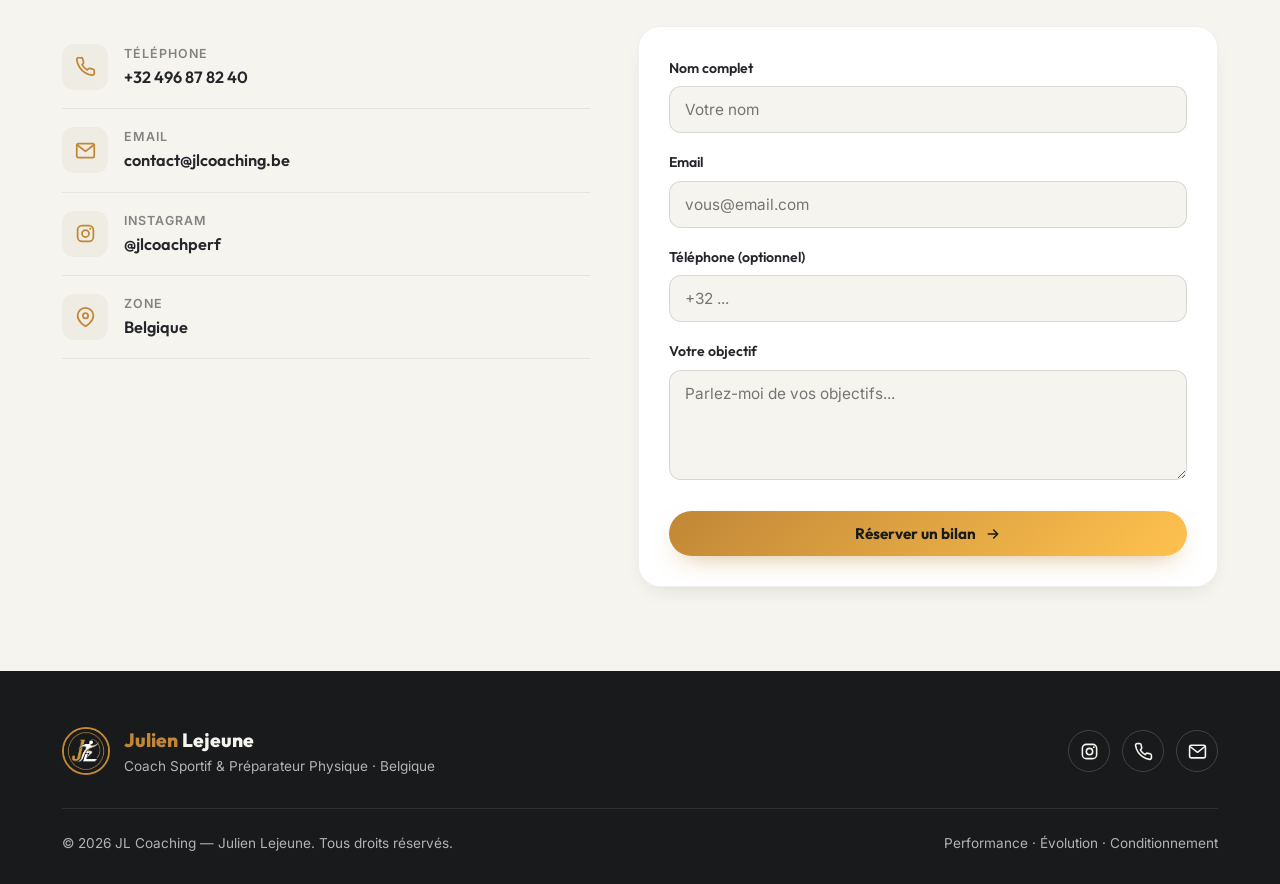
<file: variants/theme-4-bento.html>
<!DOCTYPE html>
<html lang="fr">
<head>
<meta charset="UTF-8" />
<meta name="viewport" content="width=device-width, initial-scale=1.0" />
<title>Julien Lejeune — Coach Sportif & Préparateur Physique</title>
<meta name="description" content="Julien Lejeune, Coach Sportif & Préparateur Physique en Belgique. Performance, évolution, conditionnement. À domicile, en salle ou en privé." />
<link rel="preconnect" href="https://fonts.googleapis.com" />
<link rel="preconnect" href="https://fonts.gstatic.com" crossorigin />
<link href="https://fonts.googleapis.com/css2?family=Inter:wght@400;500;600;700&family=Outfit:wght@500;600;700;800&display=swap" rel="stylesheet" />
<style>
  :root{
    --creme:#F6F4EF;
    --creme-2:#efece4;
    --or:#C18736;
    --ambre:#FFC24F;
    --charbon:#24262B;
    --charbon-2:#191A1C;
    --blanc:#FFFFFF;
    --radius:22px;
    --radius-sm:16px;
    --gap:16px;
    --maxw:1200px;
    --shadow:0 14px 40px -18px rgba(25,26,28,.28);
    --shadow-soft:0 8px 24px -14px rgba(25,26,28,.22);
    --ease:cubic-bezier(.22,.61,.36,1);
  }
  *{box-sizing:border-box;margin:0;padding:0}
  html{scroll-behavior:smooth}
  body{
    font-family:"Inter",system-ui,sans-serif;
    background:var(--creme);
    color:var(--charbon);
    line-height:1.6;
    -webkit-font-smoothing:antialiased;
    overflow-x:hidden;
  }
  h1,h2,h3,h4,.font-display{font-family:"Outfit",sans-serif;line-height:1.08}
  a{color:inherit;text-decoration:none}
  img{display:block;max-width:100%}
  .wrap{max-width:var(--maxw);margin:0 auto;padding:0 22px}
  .or{color:var(--or)}
  .gold-text{color:var(--or)}

  /* ---------- NAV ---------- */
  nav{
    position:sticky;top:0;z-index:60;
    background:rgba(246,244,239,.82);
    backdrop-filter:blur(14px);
    border-bottom:1px solid rgba(36,38,43,.07);
    transition:box-shadow .3s var(--ease),background .3s var(--ease);
  }
  nav.scrolled{box-shadow:0 6px 24px -16px rgba(25,26,28,.4)}
  .nav-inner{display:flex;align-items:center;justify-content:space-between;height:72px}
  .brand{display:flex;align-items:center;gap:12px;font-family:"Outfit";font-weight:800;font-size:1.15rem;letter-spacing:-.01em}
  .brand img{width:40px;height:40px;border-radius:50%;object-fit:cover;border:2px solid var(--or)}
  .nav-links{display:flex;align-items:center;gap:30px}
  .nav-links a{font-weight:500;font-size:.95rem;color:var(--charbon);position:relative;padding:4px 0}
  .nav-links a::after{content:"";position:absolute;left:0;bottom:-2px;width:0;height:2px;background:var(--or);transition:width .3s var(--ease)}
  .nav-links a:hover::after{width:100%}
  .btn{
    display:inline-flex;align-items:center;gap:9px;
    font-family:"Outfit";font-weight:700;font-size:.95rem;
    padding:13px 24px;border-radius:999px;cursor:pointer;border:none;
    transition:transform .25s var(--ease),box-shadow .25s var(--ease),background .25s var(--ease);
  }
  .btn-gold{background:linear-gradient(135deg,var(--or),var(--ambre));color:var(--charbon-2);box-shadow:0 10px 26px -12px rgba(193,135,54,.7)}
  .btn-gold:hover{transform:translateY(-2px);box-shadow:0 16px 32px -12px rgba(193,135,54,.85)}
  .btn-dark{background:var(--charbon);color:var(--creme)}
  .btn-dark:hover{transform:translateY(-2px);background:var(--charbon-2)}
  .btn-ghost{background:transparent;border:1.5px solid rgba(36,38,43,.25);color:var(--charbon)}
  .btn-ghost:hover{border-color:var(--or);color:var(--or)}
  .burger{display:none;flex-direction:column;gap:5px;background:none;border:none;cursor:pointer;padding:8px}
  .burger span{width:26px;height:2.5px;background:var(--charbon);border-radius:3px;transition:.3s var(--ease)}
  .burger.open span:nth-child(1){transform:translateY(7.5px) rotate(45deg)}
  .burger.open span:nth-child(2){opacity:0}
  .burger.open span:nth-child(3){transform:translateY(-7.5px) rotate(-45deg)}
  .mobile-menu{
    display:none;position:fixed;inset:72px 0 auto 0;z-index:55;
    background:var(--creme);border-bottom:1px solid rgba(36,38,43,.08);
    padding:18px 22px 26px;flex-direction:column;gap:8px;
    transform:translateY(-12px);opacity:0;pointer-events:none;transition:.3s var(--ease);
  }
  .mobile-menu.show{transform:translateY(0);opacity:1;pointer-events:auto}
  .mobile-menu a{padding:13px 6px;font-family:"Outfit";font-weight:600;border-bottom:1px solid rgba(36,38,43,.06)}
  .mobile-menu .btn{margin-top:10px;justify-content:center}

  /* ---------- SECTION HEADERS ---------- */
  section{padding:84px 0}
  .eyebrow{
    display:inline-flex;align-items:center;gap:8px;
    font-family:"Outfit";font-weight:700;font-size:.78rem;letter-spacing:.16em;text-transform:uppercase;
    color:var(--or);margin-bottom:14px;
  }
  .eyebrow::before{content:"";width:26px;height:2px;background:var(--or);display:inline-block}
  .sec-title{font-size:clamp(1.9rem,4vw,2.8rem);font-weight:800;letter-spacing:-.02em;margin-bottom:14px}
  .sec-sub{color:rgba(36,38,43,.66);max-width:560px;font-size:1.04rem}

  /* ---------- HERO BENTO ---------- */
  .hero{padding:34px 0 70px}
  .bento{
    display:grid;
    grid-template-columns:repeat(4,1fr);
    grid-auto-rows:minmax(120px,auto);
    gap:var(--gap);
  }
  .tile{
    border-radius:var(--radius);
    padding:26px;
    position:relative;
    overflow:hidden;
    transition:transform .4s var(--ease),box-shadow .4s var(--ease);
    box-shadow:var(--shadow-soft);
  }
  .tile:hover{transform:translateY(-4px);box-shadow:var(--shadow)}

  /* titre / nom */
  .t-title{grid-column:span 2;grid-row:span 2;background:var(--blanc);display:flex;flex-direction:column;justify-content:center}
  .t-title .badge{display:inline-flex;align-items:center;gap:8px;font-family:"Outfit";font-weight:600;font-size:.8rem;letter-spacing:.04em;color:var(--or);background:var(--creme-2);padding:7px 14px;border-radius:999px;width:max-content;margin-bottom:20px}
  .t-title .badge svg{width:14px;height:14px}
  .t-title h1{font-size:clamp(2.4rem,5.2vw,4rem);font-weight:800;letter-spacing:-.03em}
  .t-title h1 .ln1{color:var(--or)}
  .t-title h1 .ln2{color:var(--charbon)}
  .t-title .role{font-family:"Outfit";font-weight:600;font-size:1.05rem;color:rgba(36,38,43,.7);margin-top:14px}
  .tagline{display:flex;flex-wrap:wrap;gap:8px;margin-top:22px}
  .tagline span{font-family:"Outfit";font-weight:600;font-size:.82rem;color:var(--charbon);background:var(--creme);border:1px solid rgba(36,38,43,.1);padding:6px 13px;border-radius:999px}
  .tagline span:first-child{border-color:var(--or);color:var(--or)}

  /* grande photo */
  .t-photo{grid-column:span 2;grid-row:span 3;padding:0;background:var(--charbon)}
  .t-photo img{width:100%;height:100%;object-fit:cover;object-position:top center;transition:transform .7s var(--ease)}
  .t-photo:hover img{transform:scale(1.04)}
  .t-photo .ov{position:absolute;inset:auto 0 0 0;padding:24px;background:linear-gradient(transparent,rgba(25,26,28,.82));color:var(--creme)}
  .t-photo .ov .ph{font-family:"Outfit";font-weight:700;font-size:1.18rem;letter-spacing:-.01em}
  .t-photo .ov .pc{font-size:.88rem;opacity:.82;margin-top:3px}

  /* logo */
  .t-logo{background:var(--charbon-2);display:flex;align-items:center;justify-content:center;padding:18px}
  .t-logo img{width:96px;height:96px;border-radius:50%;object-fit:cover;border:3px solid var(--or);box-shadow:0 0 0 6px rgba(193,135,54,.14)}

  /* stat */
  .t-stat{background:var(--blanc);display:flex;flex-direction:column;justify-content:center}
  .t-stat .num{font-family:"Outfit";font-weight:800;font-size:2.1rem;color:var(--or);letter-spacing:-.02em}
  .t-stat .lbl{font-size:.82rem;color:rgba(36,38,43,.62);font-weight:500;margin-top:2px}
  .t-stat.dark{background:var(--charbon)}
  .t-stat.dark .num{color:var(--ambre)}
  .t-stat.dark .lbl{color:rgba(246,244,239,.66)}

  /* CTA dorée */
  .t-cta{grid-column:span 2;background:linear-gradient(135deg,var(--or),var(--ambre));color:var(--charbon-2);display:flex;flex-direction:column;justify-content:center}
  .t-cta p{font-family:"Outfit";font-weight:700;font-size:1.3rem;line-height:1.2;letter-spacing:-.01em;max-width:340px}
  .t-cta .btn{margin-top:18px;width:max-content}
  .t-cta .deco{position:absolute;right:-30px;top:-30px;width:140px;height:140px;border-radius:50%;background:rgba(255,255,255,.16)}

  /* modes */
  .t-modes{grid-column:span 2;background:var(--charbon);color:var(--creme)}
  .t-modes h4{font-family:"Outfit";font-weight:700;font-size:.78rem;letter-spacing:.14em;text-transform:uppercase;color:var(--ambre);margin-bottom:16px}
  .modes-row{display:flex;flex-wrap:wrap;gap:12px}
  .mode{display:flex;align-items:center;gap:10px;background:rgba(246,244,239,.06);border:1px solid rgba(246,244,239,.12);padding:11px 16px;border-radius:14px;font-family:"Outfit";font-weight:600;font-size:.92rem}
  .mode svg{width:18px;height:18px;color:var(--ambre)}

  /* ---------- SERVICES (bento) ---------- */
  .serv-grid{display:grid;grid-template-columns:repeat(3,1fr);gap:var(--gap)}
  .serv{
    background:var(--blanc);border-radius:var(--radius);padding:28px;
    border:1px solid rgba(36,38,43,.06);
    transition:transform .35s var(--ease),box-shadow .35s var(--ease);
    display:flex;flex-direction:column;
  }
  .serv:hover{transform:translateY(-5px);box-shadow:var(--shadow)}
  .serv .ic{width:50px;height:50px;border-radius:14px;background:var(--creme-2);display:flex;align-items:center;justify-content:center;color:var(--or);margin-bottom:18px}
  .serv .ic svg{width:24px;height:24px}
  .serv h3{font-size:1.2rem;font-weight:700;letter-spacing:-.01em}
  .serv p{color:rgba(36,38,43,.66);font-size:.96rem;margin-top:8px}
  .serv.big{grid-column:span 1}
  .serv.feature{background:var(--charbon);color:var(--creme);border:none}
  .serv.feature .ic{background:rgba(255,194,79,.16);color:var(--ambre)}
  .serv.feature p{color:rgba(246,244,239,.7)}

  /* ---------- ABOUT ---------- */
  .about{display:grid;grid-template-columns:1fr 1fr;gap:50px;align-items:center}
  .about-media{position:relative;border-radius:var(--radius);overflow:hidden;aspect-ratio:4/5;box-shadow:var(--shadow)}
  .about-media img{width:100%;height:100%;object-fit:cover;object-position:top center}
  .about-media .tag{position:absolute;left:18px;bottom:18px;background:rgba(25,26,28,.78);backdrop-filter:blur(6px);color:var(--creme);padding:12px 18px;border-radius:14px;font-family:"Outfit";font-weight:700}
  .about-media .tag span{display:block;font-size:.78rem;font-weight:500;color:var(--ambre)}
  .about p{color:rgba(36,38,43,.74);font-size:1.06rem;margin-bottom:18px}
  .specs{display:flex;flex-wrap:wrap;gap:10px;margin-top:8px}
  .spec{display:inline-flex;align-items:center;gap:8px;background:var(--blanc);border:1px solid rgba(36,38,43,.1);padding:9px 15px;border-radius:999px;font-family:"Outfit";font-weight:600;font-size:.88rem}
  .spec svg{width:15px;height:15px;color:var(--or)}

  /* ---------- GALLERY ---------- */
  .gal{display:grid;grid-template-columns:repeat(4,1fr);grid-auto-rows:200px;gap:var(--gap)}
  .gal figure{border-radius:var(--radius-sm);overflow:hidden;position:relative;box-shadow:var(--shadow-soft)}
  .gal figure img{width:100%;height:100%;object-fit:cover;transition:transform .6s var(--ease)}
  .gal figure:hover img{transform:scale(1.07)}
  .gal .g1{grid-column:span 2;grid-row:span 2}
  .gal .g2{grid-column:span 2}
  .gal .g3{grid-column:span 1}
  .gal .g4{grid-column:span 1}
  .gal figcaption{position:absolute;left:14px;bottom:12px;color:var(--creme);font-family:"Outfit";font-weight:700;font-size:.92rem;text-shadow:0 2px 8px rgba(0,0,0,.6);z-index:2}
  .gal figure::after{content:"";position:absolute;inset:0;background:linear-gradient(transparent 55%,rgba(25,26,28,.6))}

  /* ---------- PRICING ---------- */
  .pricing{background:var(--charbon-2);color:var(--creme)}
  .pricing .eyebrow{color:var(--ambre)}
  .pricing .eyebrow::before{background:var(--ambre)}
  .pricing .sec-sub{color:rgba(246,244,239,.66)}
  .price-grid{display:grid;grid-template-columns:repeat(4,1fr);gap:var(--gap);margin-top:48px}
  .pcard{
    background:rgba(246,244,239,.05);border:1px solid rgba(246,244,239,.1);
    border-radius:var(--radius);padding:28px 24px;display:flex;flex-direction:column;
    transition:transform .35s var(--ease),border-color .35s var(--ease),box-shadow .35s var(--ease);
  }
  .pcard:hover{transform:translateY(-6px);border-color:rgba(255,194,79,.45)}
  .pcard h3{font-size:1.18rem;font-weight:700}
  .pcard .price{font-family:"Outfit";font-weight:800;font-size:1.9rem;color:var(--ambre);margin:14px 0 4px;letter-spacing:-.02em}
  .pcard .price small{font-size:.85rem;font-weight:500;color:rgba(246,244,239,.6)}
  .pcard ul{list-style:none;margin:18px 0 24px;display:flex;flex-direction:column;gap:11px}
  .pcard li{display:flex;gap:10px;font-size:.93rem;color:rgba(246,244,239,.8)}
  .pcard li svg{width:17px;height:17px;color:var(--or);flex-shrink:0;margin-top:3px}
  .pcard .btn{margin-top:auto;justify-content:center}
  .pcard.featured{background:linear-gradient(160deg,rgba(193,135,54,.22),rgba(255,194,79,.08));border:1.5px solid var(--or);position:relative}
  .pcard.featured .ribbon{position:absolute;top:18px;right:18px;background:linear-gradient(135deg,var(--or),var(--ambre));color:var(--charbon-2);font-family:"Outfit";font-weight:700;font-size:.7rem;letter-spacing:.06em;padding:5px 12px;border-radius:999px;text-transform:uppercase}

  /* ---------- CONTACT ---------- */
  .contact-grid{display:grid;grid-template-columns:1fr 1.1fr;gap:48px;align-items:start}
  .contact-info .ci{display:flex;align-items:center;gap:16px;padding:18px 0;border-bottom:1px solid rgba(36,38,43,.08)}
  .contact-info .ci .ic{width:46px;height:46px;border-radius:12px;background:var(--creme-2);display:flex;align-items:center;justify-content:center;color:var(--or);flex-shrink:0}
  .contact-info .ci .ic svg{width:21px;height:21px}
  .contact-info .ci .lbl{font-size:.78rem;color:rgba(36,38,43,.55);text-transform:uppercase;letter-spacing:.08em;font-weight:600}
  .contact-info .ci .val{font-family:"Outfit";font-weight:600;font-size:1.02rem}
  form{background:var(--blanc);border:1px solid rgba(36,38,43,.07);border-radius:var(--radius);padding:30px;box-shadow:var(--shadow-soft)}
  .field{margin-bottom:18px}
  .field label{display:block;font-family:"Outfit";font-weight:600;font-size:.88rem;margin-bottom:7px}
  .field input,.field textarea{
    width:100%;padding:13px 15px;border:1.5px solid rgba(36,38,43,.14);border-radius:12px;
    font-family:"Inter";font-size:.96rem;background:var(--creme);color:var(--charbon);transition:border-color .25s var(--ease),box-shadow .25s var(--ease);
  }
  .field input:focus,.field textarea:focus{outline:none;border-color:var(--or);box-shadow:0 0 0 3px rgba(193,135,54,.14)}
  .field textarea{resize:vertical;min-height:110px}
  .field.invalid input,.field.invalid textarea{border-color:#d4524a}
  .err{color:#d4524a;font-size:.8rem;margin-top:6px;display:none}
  .field.invalid .err{display:block}
  form .btn{width:100%;justify-content:center;margin-top:6px}
  .form-success{display:none;background:rgba(193,135,54,.12);border:1px solid var(--or);color:var(--or);padding:14px 18px;border-radius:12px;font-family:"Outfit";font-weight:600;margin-bottom:18px;align-items:center;gap:10px}
  .form-success.show{display:flex}

  /* ---------- FOOTER ---------- */
  footer{background:var(--charbon-2);color:rgba(246,244,239,.7);padding:54px 0 30px}
  .foot-top{display:flex;justify-content:space-between;align-items:center;gap:24px;flex-wrap:wrap;padding-bottom:30px;border-bottom:1px solid rgba(246,244,239,.1)}
  .foot-brand{display:flex;align-items:center;gap:14px}
  .foot-brand img{width:48px;height:48px;border-radius:50%;object-fit:cover;border:2px solid var(--or)}
  .foot-brand .n{font-family:"Outfit";font-weight:800;font-size:1.2rem;color:var(--creme)}
  .foot-brand .n .or{color:var(--or)}
  .foot-brand .s{font-size:.85rem}
  .foot-soc{display:flex;gap:12px}
  .foot-soc a{width:42px;height:42px;border-radius:50%;border:1px solid rgba(246,244,239,.18);display:flex;align-items:center;justify-content:center;color:var(--creme);transition:.25s var(--ease)}
  .foot-soc a:hover{background:var(--or);border-color:var(--or);color:var(--charbon-2)}
  .foot-soc svg{width:19px;height:19px}
  .foot-bot{padding-top:24px;display:flex;justify-content:space-between;flex-wrap:wrap;gap:10px;font-size:.85rem}

  /* ---------- REVEAL ---------- */
  .reveal{opacity:0;transform:translateY(28px);transition:opacity .7s var(--ease),transform .7s var(--ease)}
  .reveal.in{opacity:1;transform:none}

  /* ---------- RESPONSIVE ---------- */
  @media(max-width:980px){
    .bento{grid-template-columns:repeat(2,1fr)}
    .t-title{grid-column:span 2;grid-row:auto}
    .t-photo{grid-column:span 2;grid-row:auto;min-height:380px}
    .t-cta,.t-modes{grid-column:span 2}
    .serv-grid{grid-template-columns:repeat(2,1fr)}
    .about{grid-template-columns:1fr;gap:34px}
    .gal{grid-template-columns:repeat(2,1fr)}
    .gal .g1{grid-column:span 2}
    .price-grid{grid-template-columns:repeat(2,1fr)}
    .contact-grid{grid-template-columns:1fr;gap:34px}
  }
  @media(max-width:620px){
    .nav-links{display:none}
    .burger{display:flex}
    .mobile-menu{display:flex}
    section{padding:60px 0}
    .bento{grid-template-columns:1fr}
    .t-title,.t-photo,.t-cta,.t-modes,.t-logo,.t-stat{grid-column:span 1}
    .t-photo{min-height:340px}
    .serv-grid{grid-template-columns:1fr}
    .gal{grid-template-columns:1fr;grid-auto-rows:220px}
    .gal .g1{grid-column:span 1;grid-row:span 1}
    .price-grid{grid-template-columns:1fr}
  }
  @media(prefers-reduced-motion:reduce){
    *{animation:none!important;transition:none!important;scroll-behavior:auto!important}
    .reveal{opacity:1;transform:none}
  }
</style>
</head>
<body>

<!-- NAV -->
<nav id="nav">
  <div class="wrap nav-inner">
    <a href="#hero" class="brand">
      <img src="../assets/img/original/image01.jpg" alt="Logo JL Coaching" />
      <span><span class="or">JL</span> Coaching</span>
    </a>
    <div class="nav-links">
      <a href="#services">Services</a>
      <a href="#apropos">À propos</a>
      <a href="#galerie">Galerie</a>
      <a href="#tarifs">Tarifs</a>
      <a href="#contact">Contact</a>
      <a href="#contact" class="btn btn-gold">Réserver un bilan</a>
    </div>
    <button class="burger" id="burger" aria-label="Menu" aria-expanded="false">
      <span></span><span></span><span></span>
    </button>
  </div>
</nav>
<div class="mobile-menu" id="mobileMenu">
  <a href="#services">Services</a>
  <a href="#apropos">À propos</a>
  <a href="#galerie">Galerie</a>
  <a href="#tarifs">Tarifs</a>
  <a href="#contact">Contact</a>
  <a href="#contact" class="btn btn-gold">Réserver un bilan</a>
</div>

<!-- HERO BENTO -->
<header class="hero" id="hero">
  <div class="wrap">
    <div class="bento">

      <!-- titre / nom -->
      <div class="tile t-title reveal">
        <span class="badge">
          <svg viewBox="0 0 24 24" fill="none" stroke="currentColor" stroke-width="2.2" stroke-linecap="round"><circle cx="12" cy="12" r="9"/><path d="M9 12l2 2 4-4"/></svg>
          Coach certifié · Belgique
        </span>
        <h1><span class="ln1">Julien</span><br/><span class="ln2">Lejeune</span></h1>
        <p class="role">Coach Sportif & Préparateur Physique</p>
        <div class="tagline">
          <span>Performance</span><span>Évolution</span><span>Conditionnement</span>
        </div>
      </div>

      <!-- grande photo -->
      <div class="tile t-photo reveal">
        <img src="../assets/img/original/image06.jpg" alt="Julien Lejeune, coach sportif" />
        <div class="ov">
          <div class="ph">Transformez vos objectifs</div>
          <div class="pc">en résultats concrets et durables.</div>
        </div>
      </div>

      <!-- stats -->
      <div class="tile t-stat reveal">
        <div class="num">4+</div>
        <div class="lbl">années d'expérience</div>
      </div>
      <div class="tile t-stat dark reveal">
        <div class="num">100%</div>
        <div class="lbl">personnalisé</div>
      </div>

      <!-- logo -->
      <div class="tile t-logo reveal">
        <img src="../assets/img/original/image01.jpg" alt="Logo JL Coaching" />
      </div>

      <!-- stat -->
      <div class="tile t-stat reveal">
        <div class="num">5</div>
        <div class="lbl">disciplines</div>
      </div>

      <!-- CTA dorée -->
      <div class="tile t-cta reveal">
        <div class="deco" aria-hidden="true"></div>
        <p>« Transformez vos objectifs en résultats concrets et durables. »</p>
        <a href="#contact" class="btn btn-dark">
          Réserver un bilan
          <svg viewBox="0 0 24 24" width="16" height="16" fill="none" stroke="currentColor" stroke-width="2.2" stroke-linecap="round" stroke-linejoin="round"><path d="M5 12h14M13 6l6 6-6 6"/></svg>
        </a>
      </div>

      <!-- modes -->
      <div class="tile t-modes reveal">
        <h4>Modes d'accompagnement</h4>
        <div class="modes-row">
          <span class="mode">
            <svg viewBox="0 0 24 24" fill="none" stroke="currentColor" stroke-width="2" stroke-linecap="round" stroke-linejoin="round"><path d="M3 11l9-8 9 8"/><path d="M5 10v10h14V10"/></svg>
            À domicile
          </span>
          <span class="mode">
            <svg viewBox="0 0 24 24" fill="none" stroke="currentColor" stroke-width="2" stroke-linecap="round" stroke-linejoin="round"><path d="M6 7v10M18 7v10M4 12h16M2 9v6M22 9v6"/></svg>
            En salle
          </span>
          <span class="mode">
            <svg viewBox="0 0 24 24" fill="none" stroke="currentColor" stroke-width="2" stroke-linecap="round" stroke-linejoin="round"><circle cx="12" cy="8" r="4"/><path d="M4 21c0-4 4-6 8-6s8 2 8 6"/></svg>
            Privé
          </span>
        </div>
      </div>

    </div>
  </div>
</header>

<!-- SERVICES (bento) -->
<section id="services">
  <div class="wrap">
    <div class="reveal">
      <span class="eyebrow">Spécialités</span>
      <h2 class="sec-title">Des compétences au service<br/>de votre <span class="or">progression</span></h2>
      <p class="sec-sub">Un accompagnement complet, du renforcement aux sports de combat, pensé pour vos objectifs.</p>
    </div>
    <div class="serv-grid" style="margin-top:48px">
      <div class="serv feature reveal">
        <div class="ic"><svg viewBox="0 0 24 24" fill="none" stroke="currentColor" stroke-width="2" stroke-linecap="round" stroke-linejoin="round"><path d="M6.5 6.5l11 11M4 9l-2 2 3 3 2-2M20 15l2-2-3-3-2 2M9 4l2-2 3 3-2 2M15 20l-2 2-3-3 2-2"/></svg></div>
        <h3>Renforcement musculaire</h3>
        <p>Développez force, masse et structure avec une programmation rigoureuse et progressive.</p>
      </div>
      <div class="serv reveal">
        <div class="ic"><svg viewBox="0 0 24 24" fill="none" stroke="currentColor" stroke-width="2" stroke-linecap="round" stroke-linejoin="round"><path d="M20.8 4.6a5.5 5.5 0 0 0-7.8 0L12 5.6l-1-1a5.5 5.5 0 0 0-7.8 7.8l1 1L12 21l7.8-7.6 1-1a5.5 5.5 0 0 0 0-7.8z"/></svg></div>
        <h3>Remise en forme</h3>
        <p>Retrouvez énergie, mobilité et bien-être avec un plan adapté à votre rythme.</p>
      </div>
      <div class="serv reveal">
        <div class="ic"><svg viewBox="0 0 24 24" fill="none" stroke="currentColor" stroke-width="2" stroke-linecap="round" stroke-linejoin="round"><path d="M12 3v18M3 12h18M5.6 5.6l12.8 12.8M18.4 5.6L5.6 18.4"/></svg></div>
        <h3>Préparation fonctionnelle</h3>
        <p>Améliorez vos qualités athlétiques : explosivité, équilibre et coordination.</p>
      </div>
      <div class="serv reveal">
        <div class="ic"><svg viewBox="0 0 24 24" fill="none" stroke="currentColor" stroke-width="2" stroke-linecap="round" stroke-linejoin="round"><circle cx="7" cy="9" r="3"/><path d="M10 9h8l3 3-3 3h-4"/><path d="M14 12v4"/></svg></div>
        <h3>Boxe</h3>
        <p>Technique, cardio et puissance : la boxe pour vous dépasser et vous canaliser.</p>
      </div>
      <div class="serv reveal">
        <div class="ic"><svg viewBox="0 0 24 24" fill="none" stroke="currentColor" stroke-width="2" stroke-linecap="round" stroke-linejoin="round"><path d="M14.5 2l-2 5 4 2-3 6M9 22l1-6-4-2 3-6"/></svg></div>
        <h3>Sports de combat</h3>
        <p>Maîtrise, discipline et condition physique au travers d'un entraînement complet.</p>
      </div>
    </div>
  </div>
</section>

<!-- À PROPOS -->
<section id="apropos" style="background:var(--creme-2)">
  <div class="wrap">
    <div class="about">
      <div class="about-media reveal">
        <img src="../assets/img/original/image02.jpg" alt="Portrait de Julien Lejeune" />
        <div class="tag">Julien Lejeune<span>Coach & Préparateur physique</span></div>
      </div>
      <div class="reveal">
        <span class="eyebrow">À propos</span>
        <h2 class="sec-title">Une expertise forgée<br/>en <span class="or">Australie</span></h2>
        <p>« Au cours de mon aventure en Australie, où j'ai effectué mes études dans le domaine du sport et acquis plus de 4 ans d'expérience, j'ai développé une approche complète de la performance. De retour en Belgique, je mets cette expertise au service de mes clients. Mon objectif : transformer vos objectifs en résultats concrets et durables. »</p>
        <div class="specs">
          <span class="spec"><svg viewBox="0 0 24 24" fill="none" stroke="currentColor" stroke-width="2.2" stroke-linecap="round"><path d="M5 12l5 5L20 6"/></svg>Renforcement musculaire</span>
          <span class="spec"><svg viewBox="0 0 24 24" fill="none" stroke="currentColor" stroke-width="2.2" stroke-linecap="round"><path d="M5 12l5 5L20 6"/></svg>Remise en forme</span>
          <span class="spec"><svg viewBox="0 0 24 24" fill="none" stroke="currentColor" stroke-width="2.2" stroke-linecap="round"><path d="M5 12l5 5L20 6"/></svg>Préparation fonctionnelle</span>
          <span class="spec"><svg viewBox="0 0 24 24" fill="none" stroke="currentColor" stroke-width="2.2" stroke-linecap="round"><path d="M5 12l5 5L20 6"/></svg>Boxe</span>
          <span class="spec"><svg viewBox="0 0 24 24" fill="none" stroke="currentColor" stroke-width="2.2" stroke-linecap="round"><path d="M5 12l5 5L20 6"/></svg>Sports de combat</span>
        </div>
      </div>
    </div>
  </div>
</section>

<!-- GALERIE -->
<section id="galerie">
  <div class="wrap">
    <div class="reveal">
      <span class="eyebrow">En action</span>
      <h2 class="sec-title">L'entraînement <span class="or">en images</span></h2>
      <p class="sec-sub">Force, technique et intensité — un aperçu du travail au quotidien.</p>
    </div>
    <div class="gal" style="margin-top:48px">
      <figure class="g1 reveal"><img src="../assets/img/original/image03.jpg" alt="Traction en salle" /><figcaption>Force & gainage</figcaption></figure>
      <figure class="g2 reveal"><img src="../assets/img/original/image04.jpg" alt="Coup de boxe" /><figcaption>Boxe & combat</figcaption></figure>
      <figure class="g3 reveal"><img src="../assets/img/original/image06.jpg" alt="Portrait coach" /><figcaption>Le coach</figcaption></figure>
      <figure class="g4 reveal"><img src="../assets/img/original/image02.jpg" alt="Portrait N&B" /><figcaption>Discipline</figcaption></figure>
    </div>
  </div>
</section>

<!-- TARIFS -->
<section id="tarifs" class="pricing">
  <div class="wrap">
    <div class="reveal">
      <span class="eyebrow">Services & tarifs</span>
      <h2 class="sec-title">Un format pour<br/>chaque <span class="or">ambition</span></h2>
      <p class="sec-sub">Des formules claires et flexibles, du suivi à distance au coaching en présentiel.</p>
    </div>
    <div class="price-grid">
      <div class="pcard reveal">
        <h3>Semi-présentiel</h3>
        <div class="price">dès 99 €<small>/mois</small></div>
        <ul>
          <li><svg viewBox="0 0 24 24" fill="none" stroke="currentColor" stroke-width="2.4" stroke-linecap="round"><path d="M5 12l5 5L20 6"/></svg>Distanciel + présentiel</li>
          <li><svg viewBox="0 0 24 24" fill="none" stroke="currentColor" stroke-width="2.4" stroke-linecap="round"><path d="M5 12l5 5L20 6"/></svg>Programme sur-mesure</li>
          <li><svg viewBox="0 0 24 24" fill="none" stroke="currentColor" stroke-width="2.4" stroke-linecap="round"><path d="M5 12l5 5L20 6"/></svg>Suivi WhatsApp & ajustements</li>
          <li><svg viewBox="0 0 24 24" fill="none" stroke="currentColor" stroke-width="2.4" stroke-linecap="round"><path d="M5 12l5 5L20 6"/></svg>1 séance mensuelle incluse</li>
        </ul>
        <a href="#contact" class="btn btn-ghost" style="border-color:rgba(246,244,239,.3);color:var(--creme)">Choisir</a>
      </div>

      <div class="pcard reveal">
        <h3>Coaching Solo</h3>
        <div class="price">50 €<small>/séance</small></div>
        <ul>
          <li><svg viewBox="0 0 24 24" fill="none" stroke="currentColor" stroke-width="2.4" stroke-linecap="round"><path d="M5 12l5 5L20 6"/></svg>100% personnalisée</li>
          <li><svg viewBox="0 0 24 24" fill="none" stroke="currentColor" stroke-width="2.4" stroke-linecap="round"><path d="M5 12l5 5L20 6"/></svg>Corrections techniques</li>
          <li><svg viewBox="0 0 24 24" fill="none" stroke="currentColor" stroke-width="2.4" stroke-linecap="round"><path d="M5 12l5 5L20 6"/></svg>Motivation</li>
          <li><svg viewBox="0 0 24 24" fill="none" stroke="currentColor" stroke-width="2.4" stroke-linecap="round"><path d="M5 12l5 5L20 6"/></svg>Progression</li>
        </ul>
        <a href="#contact" class="btn btn-ghost" style="border-color:rgba(246,244,239,.3);color:var(--creme)">Choisir</a>
      </div>

      <div class="pcard featured reveal">
        <span class="ribbon">Le + populaire</span>
        <h3>Pack 10 Séances</h3>
        <div class="price">450 €</div>
        <ul>
          <li><svg viewBox="0 0 24 24" fill="none" stroke="currentColor" stroke-width="2.4" stroke-linecap="round"><path d="M5 12l5 5L20 6"/></svg>Planification</li>
          <li><svg viewBox="0 0 24 24" fill="none" stroke="currentColor" stroke-width="2.4" stroke-linecap="round"><path d="M5 12l5 5L20 6"/></svg>Suivi régulier</li>
          <li><svg viewBox="0 0 24 24" fill="none" stroke="currentColor" stroke-width="2.4" stroke-linecap="round"><path d="M5 12l5 5L20 6"/></svg>50 € d'économie</li>
        </ul>
        <a href="#contact" class="btn btn-gold">Choisir ce pack</a>
      </div>

      <div class="pcard reveal">
        <h3>Duo & Groupe</h3>
        <div class="price">dès 25 €<small>/personne</small></div>
        <ul>
          <li><svg viewBox="0 0 24 24" fill="none" stroke="currentColor" stroke-width="2.4" stroke-linecap="round"><path d="M5 12l5 5L20 6"/></svg>Adapté à chacun</li>
          <li><svg viewBox="0 0 24 24" fill="none" stroke="currentColor" stroke-width="2.4" stroke-linecap="round"><path d="M5 12l5 5L20 6"/></svg>Soutien mutuel</li>
          <li><svg viewBox="0 0 24 24" fill="none" stroke="currentColor" stroke-width="2.4" stroke-linecap="round"><path d="M5 12l5 5L20 6"/></svg>Objectifs personnalisés</li>
        </ul>
        <a href="#contact" class="btn btn-ghost" style="border-color:rgba(246,244,239,.3);color:var(--creme)">Choisir</a>
      </div>
    </div>
  </div>
</section>

<!-- CONTACT -->
<section id="contact">
  <div class="wrap">
    <div class="reveal">
      <span class="eyebrow">Contact</span>
      <h2 class="sec-title">Prêt à <span class="or">commencer</span> ?</h2>
      <p class="sec-sub">Réservez un bilan et construisons ensemble votre plan de progression.</p>
    </div>
    <div class="contact-grid" style="margin-top:48px">
      <div class="contact-info reveal">
        <div class="ci">
          <div class="ic"><svg viewBox="0 0 24 24" fill="none" stroke="currentColor" stroke-width="2" stroke-linecap="round" stroke-linejoin="round"><path d="M22 16.9v3a2 2 0 0 1-2.2 2 19.8 19.8 0 0 1-8.6-3.1 19.5 19.5 0 0 1-6-6A19.8 19.8 0 0 1 2 4.2 2 2 0 0 1 4 2h3a2 2 0 0 1 2 1.7c.1 1 .4 2 .7 2.9a2 2 0 0 1-.5 2.1L8 9.9a16 16 0 0 0 6 6l1.2-1.2a2 2 0 0 1 2.1-.5c.9.3 1.9.6 2.9.7A2 2 0 0 1 22 16.9z"/></svg></div>
          <div><div class="lbl">Téléphone</div><a class="val" href="tel:+32496878240">+32 496 87 82 40</a></div>
        </div>
        <div class="ci">
          <div class="ic"><svg viewBox="0 0 24 24" fill="none" stroke="currentColor" stroke-width="2" stroke-linecap="round" stroke-linejoin="round"><rect x="2" y="4" width="20" height="16" rx="2"/><path d="M3 6l9 7 9-7"/></svg></div>
          <div><div class="lbl">Email</div><a class="val" href="mailto:contact@jlcoaching.be">contact@jlcoaching.be</a></div>
        </div>
        <div class="ci">
          <div class="ic"><svg viewBox="0 0 24 24" fill="none" stroke="currentColor" stroke-width="2" stroke-linecap="round" stroke-linejoin="round"><rect x="3" y="3" width="18" height="18" rx="5"/><circle cx="12" cy="12" r="4"/><circle cx="17.5" cy="6.5" r="1.2" fill="currentColor" stroke="none"/></svg></div>
          <div><div class="lbl">Instagram</div><a class="val" href="https://instagram.com/jlcoachperf">@jlcoachperf</a></div>
        </div>
        <div class="ci">
          <div class="ic"><svg viewBox="0 0 24 24" fill="none" stroke="currentColor" stroke-width="2" stroke-linecap="round" stroke-linejoin="round"><path d="M21 10c0 7-9 12-9 12s-9-5-9-12a9 9 0 0 1 18 0z"/><circle cx="12" cy="10" r="3"/></svg></div>
          <div><div class="lbl">Zone</div><div class="val">Belgique</div></div>
        </div>
      </div>

      <form id="contactForm" novalidate>
        <div class="form-success" id="formSuccess">
          <svg viewBox="0 0 24 24" width="20" height="20" fill="none" stroke="currentColor" stroke-width="2.4" stroke-linecap="round"><path d="M5 12l5 5L20 6"/></svg>
          Merci ! Votre message a bien été envoyé.
        </div>
        <div class="field" id="f-name">
          <label for="name">Nom complet</label>
          <input type="text" id="name" name="name" placeholder="Votre nom" />
          <span class="err">Merci d'indiquer votre nom.</span>
        </div>
        <div class="field" id="f-email">
          <label for="email">Email</label>
          <input type="email" id="email" name="email" placeholder="vous@email.com" />
          <span class="err">Merci d'indiquer un email valide.</span>
        </div>
        <div class="field" id="f-phone">
          <label for="phone">Téléphone (optionnel)</label>
          <input type="tel" id="phone" name="phone" placeholder="+32 ..." />
        </div>
        <div class="field" id="f-msg">
          <label for="msg">Votre objectif</label>
          <textarea id="msg" name="msg" placeholder="Parlez-moi de vos objectifs..."></textarea>
          <span class="err">Merci de décrire votre objectif (10 caractères min.).</span>
        </div>
        <button type="submit" class="btn btn-gold">
          Réserver un bilan
          <svg viewBox="0 0 24 24" width="16" height="16" fill="none" stroke="currentColor" stroke-width="2.2" stroke-linecap="round" stroke-linejoin="round"><path d="M5 12h14M13 6l6 6-6 6"/></svg>
        </button>
      </form>
    </div>
  </div>
</section>

<!-- FOOTER -->
<footer>
  <div class="wrap">
    <div class="foot-top">
      <div class="foot-brand">
        <img src="../assets/img/original/image01.jpg" alt="Logo JL Coaching" />
        <div>
          <div class="n"><span class="or">Julien</span> Lejeune</div>
          <div class="s">Coach Sportif & Préparateur Physique · Belgique</div>
        </div>
      </div>
      <div class="foot-soc">
        <a href="https://instagram.com/jlcoachperf" aria-label="Instagram"><svg viewBox="0 0 24 24" fill="none" stroke="currentColor" stroke-width="2" stroke-linecap="round" stroke-linejoin="round"><rect x="3" y="3" width="18" height="18" rx="5"/><circle cx="12" cy="12" r="4"/><circle cx="17.5" cy="6.5" r="1.2" fill="currentColor" stroke="none"/></svg></a>
        <a href="tel:+32496878240" aria-label="Téléphone"><svg viewBox="0 0 24 24" fill="none" stroke="currentColor" stroke-width="2" stroke-linecap="round" stroke-linejoin="round"><path d="M22 16.9v3a2 2 0 0 1-2.2 2 19.8 19.8 0 0 1-8.6-3.1 19.5 19.5 0 0 1-6-6A19.8 19.8 0 0 1 2 4.2 2 2 0 0 1 4 2h3a2 2 0 0 1 2 1.7c.1 1 .4 2 .7 2.9a2 2 0 0 1-.5 2.1L8 9.9a16 16 0 0 0 6 6l1.2-1.2a2 2 0 0 1 2.1-.5c.9.3 1.9.6 2.9.7A2 2 0 0 1 22 16.9z"/></svg></a>
        <a href="mailto:contact@jlcoaching.be" aria-label="Email"><svg viewBox="0 0 24 24" fill="none" stroke="currentColor" stroke-width="2" stroke-linecap="round" stroke-linejoin="round"><rect x="2" y="4" width="20" height="16" rx="2"/><path d="M3 6l9 7 9-7"/></svg></a>
      </div>
    </div>
    <div class="foot-bot">
      <span>© 2026 JL Coaching — Julien Lejeune. Tous droits réservés.</span>
      <span>Performance · Évolution · Conditionnement</span>
    </div>
  </div>
</footer>

<script>
  // Nav scrolled shadow
  var nav = document.getElementById('nav');
  window.addEventListener('scroll', function(){
    nav.classList.toggle('scrolled', window.scrollY > 10);
  }, {passive:true});

  // Mobile menu
  var burger = document.getElementById('burger');
  var menu = document.getElementById('mobileMenu');
  function closeMenu(){ burger.classList.remove('open'); menu.classList.remove('show'); burger.setAttribute('aria-expanded','false'); }
  burger.addEventListener('click', function(){
    var open = burger.classList.toggle('open');
    menu.classList.toggle('show', open);
    burger.setAttribute('aria-expanded', open ? 'true' : 'false');
  });
  menu.querySelectorAll('a').forEach(function(a){ a.addEventListener('click', closeMenu); });

  // Reveal on scroll
  var reduce = window.matchMedia('(prefers-reduced-motion: reduce)').matches;
  var items = document.querySelectorAll('.reveal');
  if(reduce || !('IntersectionObserver' in window)){
    items.forEach(function(el){ el.classList.add('in'); });
  } else {
    var io = new IntersectionObserver(function(entries){
      entries.forEach(function(e){
        if(e.isIntersecting){ e.target.classList.add('in'); io.unobserve(e.target); }
      });
    }, {threshold:.12, rootMargin:'0px 0px -40px 0px'});
    items.forEach(function(el){ io.observe(el); });
  }

  // Form validation
  var form = document.getElementById('contactForm');
  var success = document.getElementById('formSuccess');
  function setInvalid(id, bad){ document.getElementById(id).classList.toggle('invalid', bad); }
  function isEmail(v){ return /^[^\s@]+@[^\s@]+\.[^\s@]+$/.test(v); }
  form.addEventListener('submit', function(e){
    e.preventDefault();
    var name = document.getElementById('name').value.trim();
    var email = document.getElementById('email').value.trim();
    var msg = document.getElementById('msg').value.trim();
    var ok = true;
    if(!name){ setInvalid('f-name', true); ok = false; } else setInvalid('f-name', false);
    if(!isEmail(email)){ setInvalid('f-email', true); ok = false; } else setInvalid('f-email', false);
    if(msg.length < 10){ setInvalid('f-msg', true); ok = false; } else setInvalid('f-msg', false);
    if(ok){
      success.classList.add('show');
      form.reset();
      success.scrollIntoView({behavior: reduce ? 'auto' : 'smooth', block:'center'});
      setTimeout(function(){ success.classList.remove('show'); }, 6000);
    }
  });
  ['name','email','msg'].forEach(function(id){
    document.getElementById(id).addEventListener('input', function(){
      document.getElementById('f-'+id).classList.remove('invalid');
    });
  });
</script>
</body>
</html>
</file>
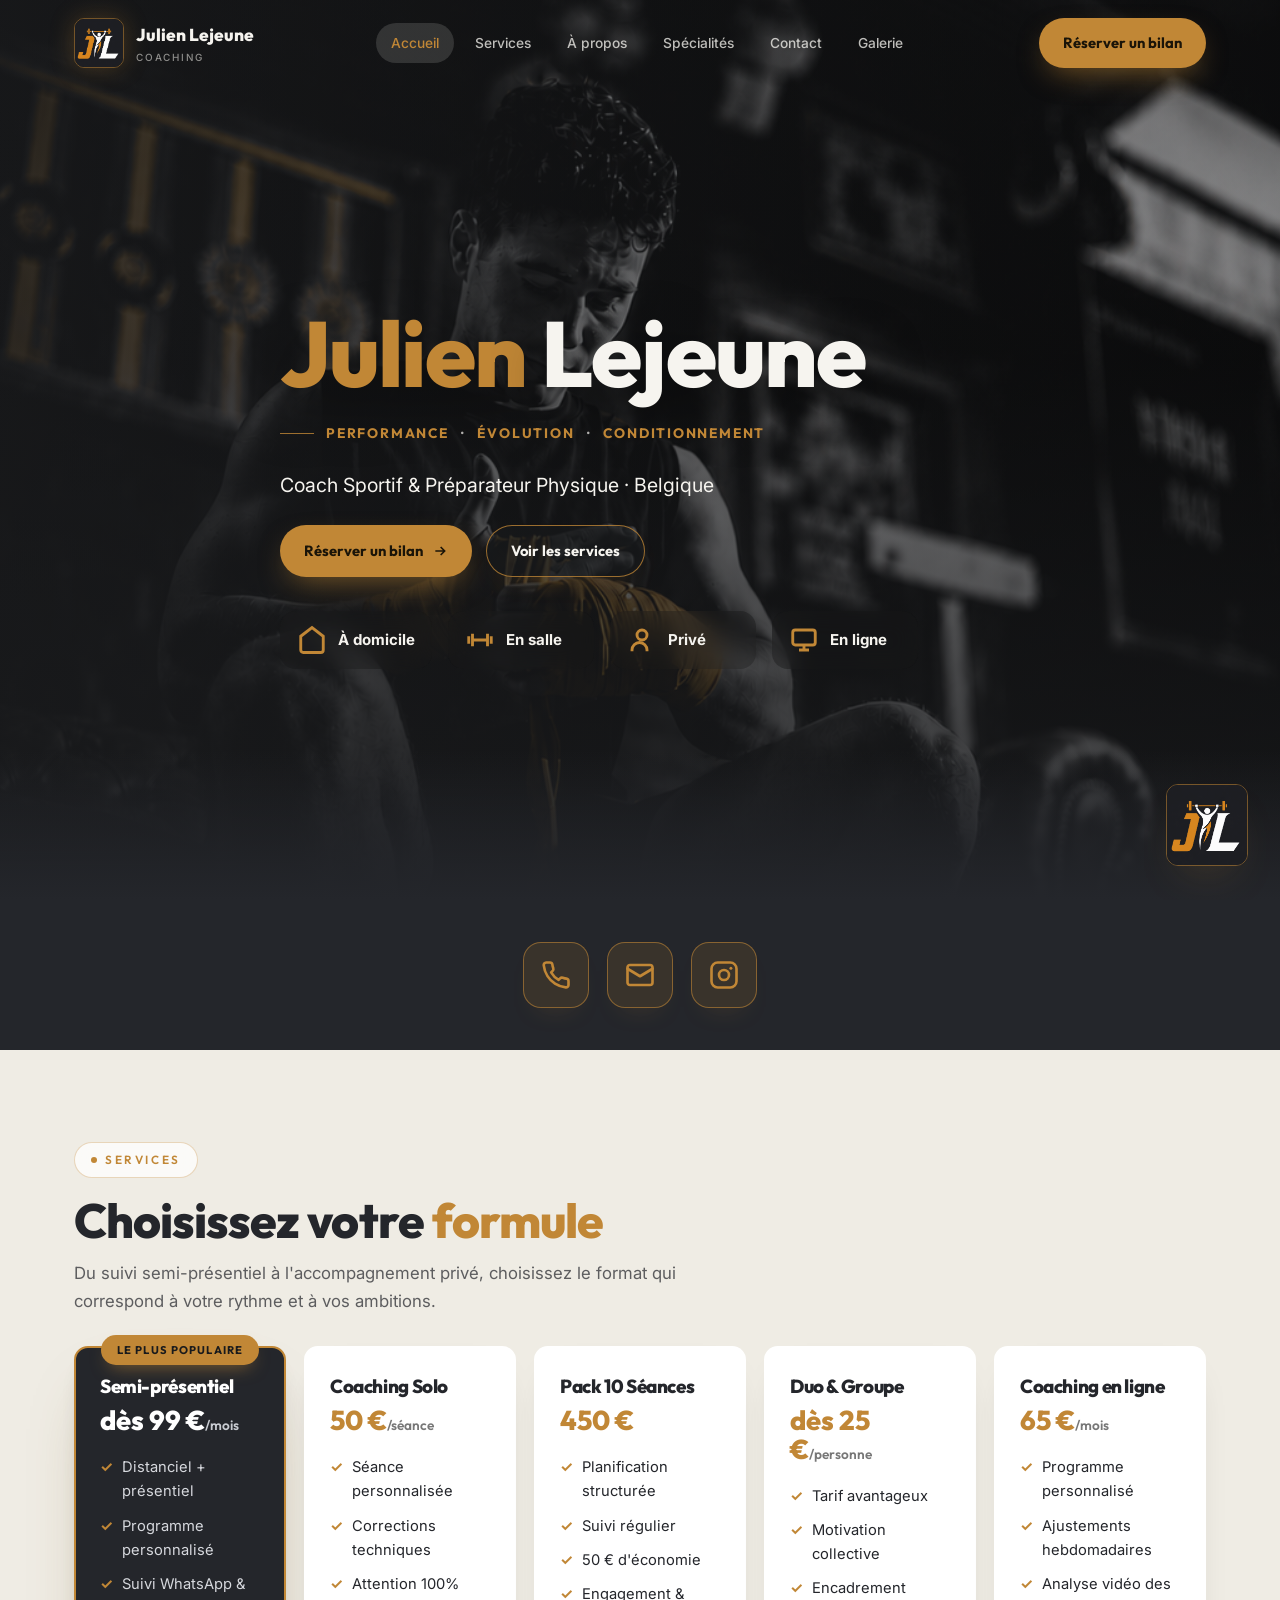
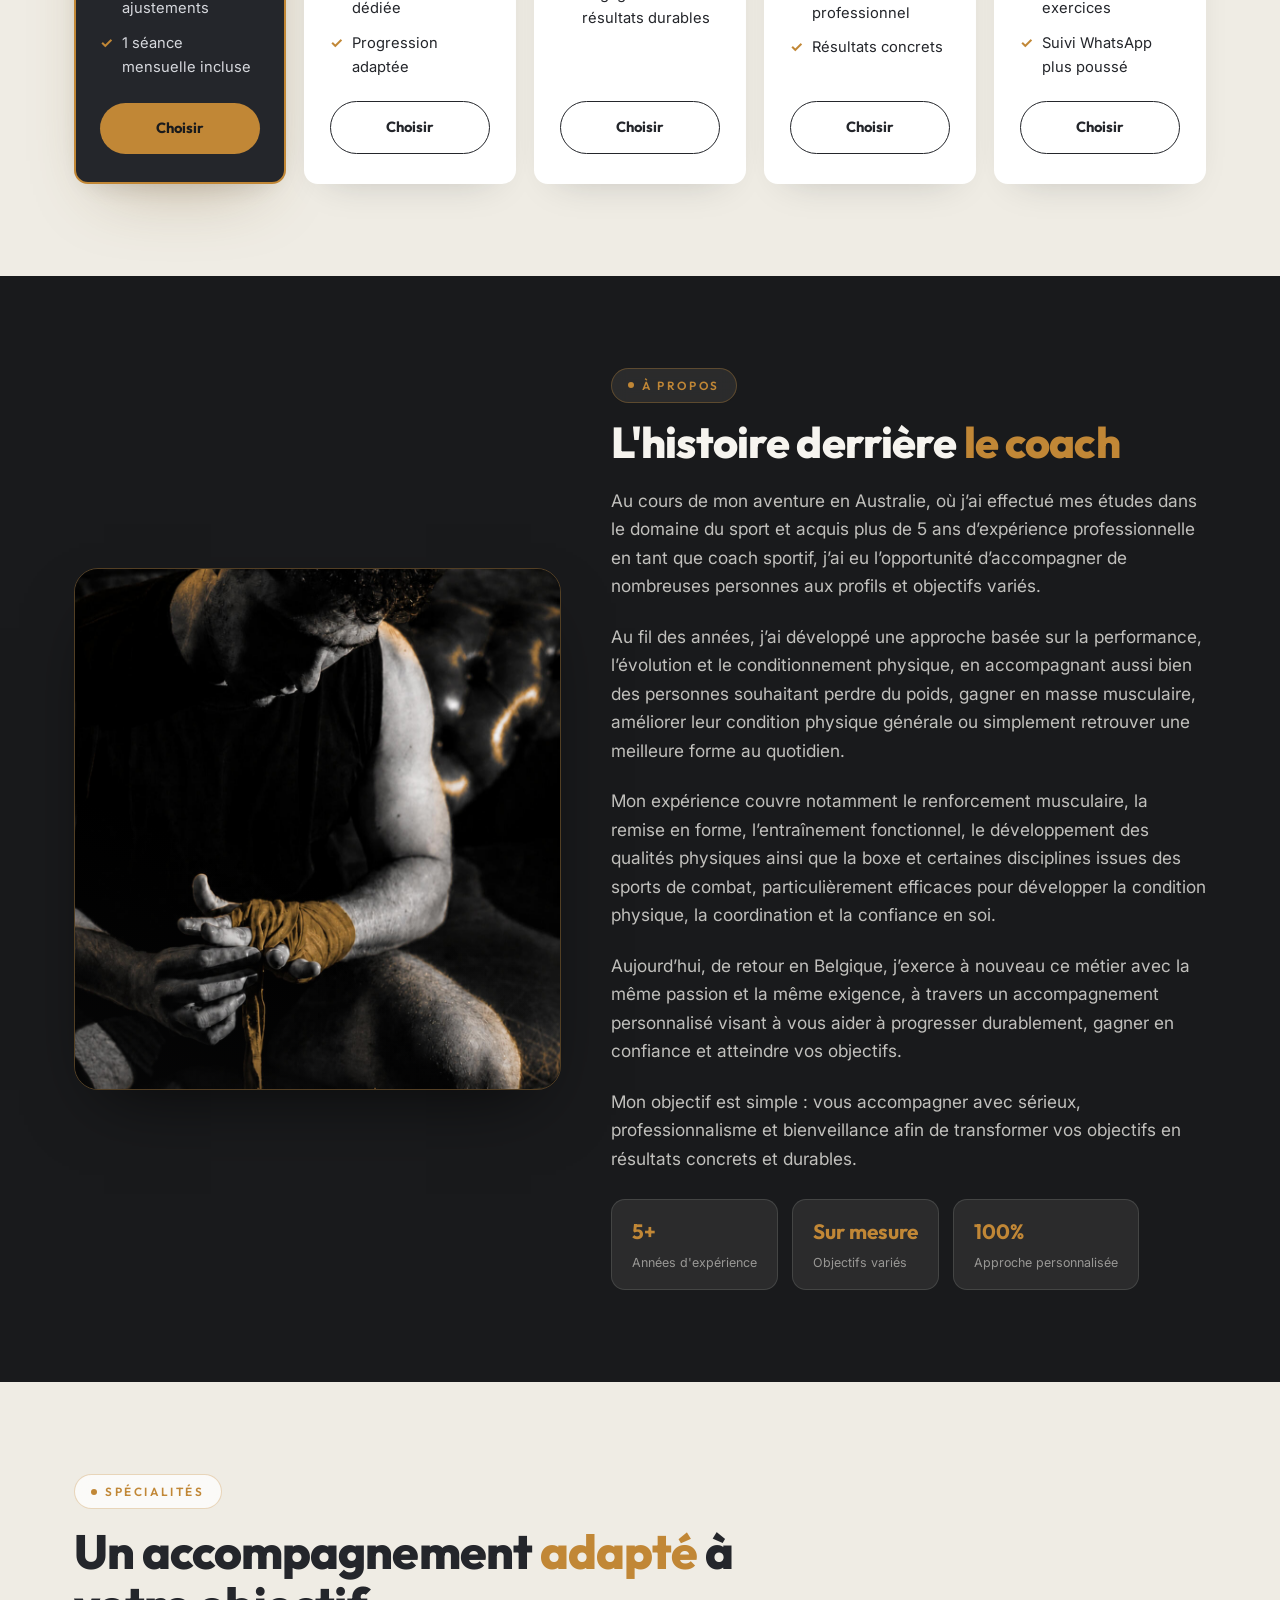
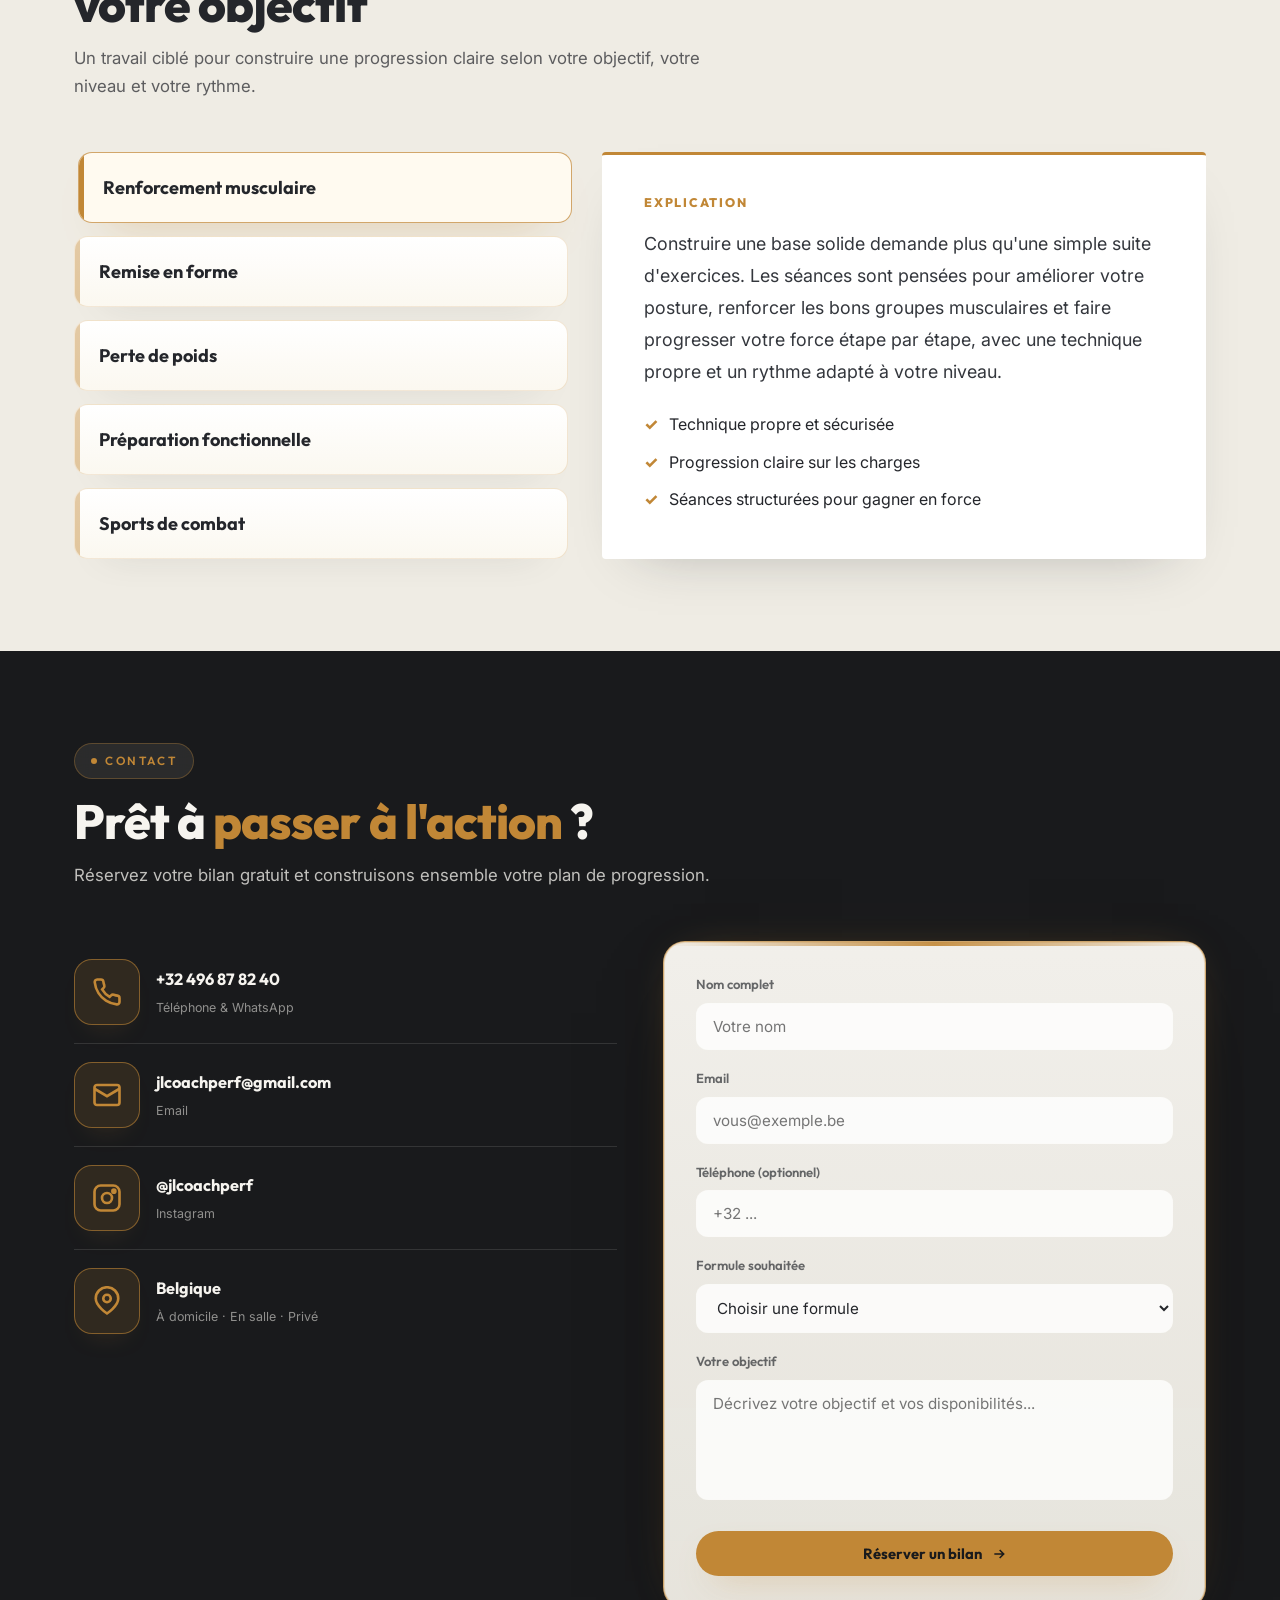
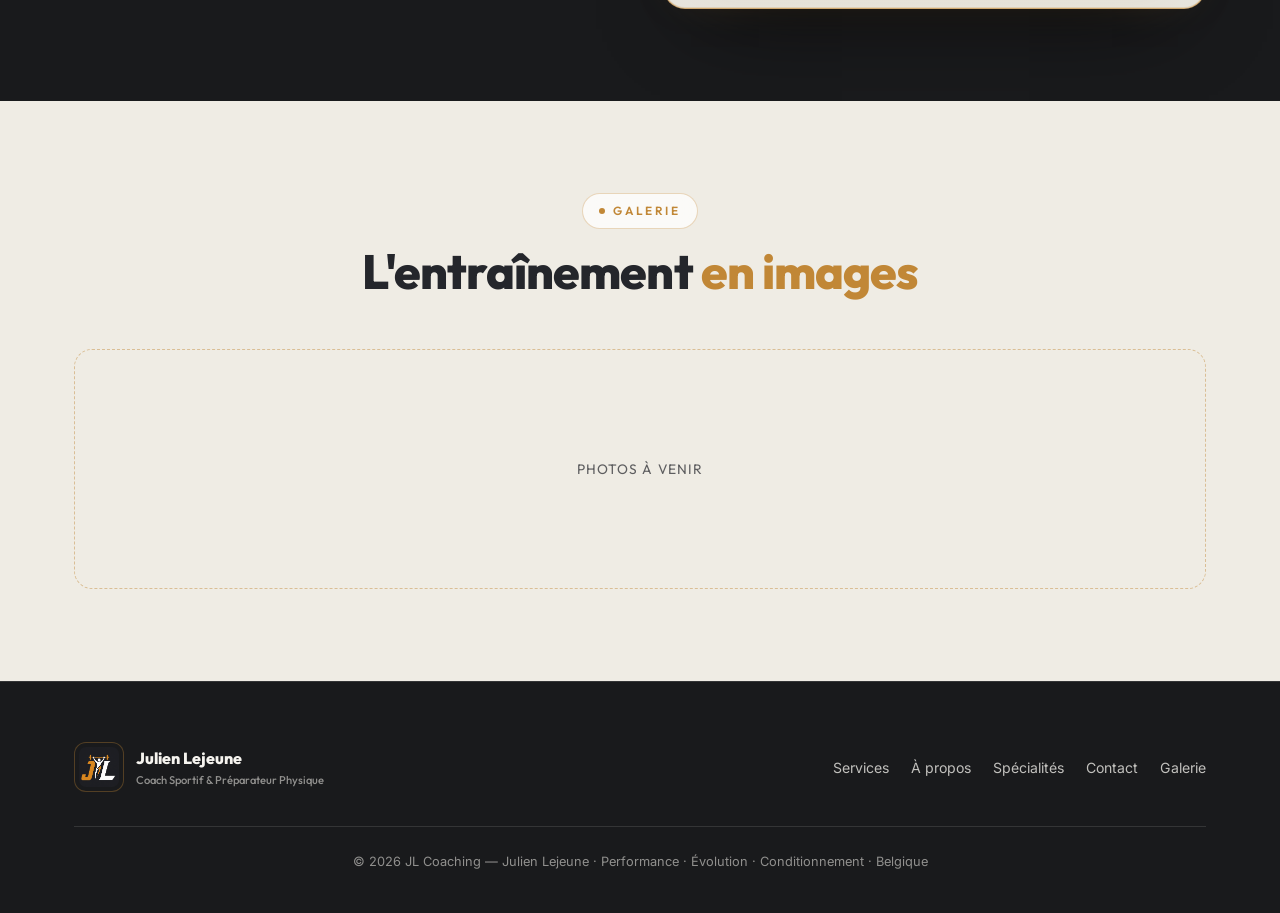
<file: variants/theme-5-charbon.html>
<!DOCTYPE html>
<html lang="fr">
<head>
<meta charset="UTF-8">
<meta name="viewport" content="width=device-width, initial-scale=1.0">
<title>Julien Lejeune — Coach Sportif & Préparateur Physique | Belgique</title>
<meta name="description" content="Julien Lejeune, coach sportif & préparateur physique en Belgique. Renforcement, remise en forme, préparation fonctionnelle, boxe & sports de combat. À domicile, en salle ou privé.">
<link rel="preconnect" href="https://fonts.googleapis.com">
<link rel="preconnect" href="https://fonts.gstatic.com" crossorigin>
<link href="https://fonts.googleapis.com/css2?family=Outfit:wght@500;600;700;800&family=Inter:wght@400;500;600;700&display=swap" rel="stylesheet">
<style>
  :root{
    --charbon:#24262B;
    --charbon-2:#191A1C;
    --or:#C18736;
    --ambre:#C18736;
    --or-light:#C18736;
    --action-gold:#C18736;
    --creme:#F6F4EF;
    --creme-soft:rgba(246,244,239,.76);
    --creme-faint:rgba(246,244,239,.54);
    --ink-soft:rgba(36,38,43,.72);
    --ink-faint:rgba(36,38,43,.52);
    --glass:rgba(246,244,239,.08);
    --glass-2:rgba(246,244,239,.14);
    --border:rgba(193,135,54,.34);
    --border-soft:rgba(246,244,239,.12);
    --shadow:0 30px 70px -30px rgba(0,0,0,.72);
    --radius:22px;
    --maxw:1180px;
  }
  *{margin:0;padding:0;box-sizing:border-box}
  html{scroll-behavior:smooth}
  @media (prefers-reduced-motion:reduce){html{scroll-behavior:auto}}
  body{
    font-family:'Inter',system-ui,sans-serif;
    background:var(--charbon-2);
    color:var(--creme);
    line-height:1.65;
    overflow-x:hidden;
    -webkit-font-smoothing:antialiased;
  }
  /* diffuse golden glows over charcoal */
  body::before{
    content:"";position:fixed;inset:0;z-index:-2;
    background:
      radial-gradient(900px 600px at 12% -5%, rgba(193,135,54,.18), transparent 60%),
      radial-gradient(800px 700px at 95% 8%, rgba(193,135,54,.1), transparent 55%),
      linear-gradient(180deg, var(--charbon) 0%, var(--charbon-2) 100%);
  }
  body::after{
    content:"";position:fixed;inset:0;z-index:-1;pointer-events:none;
    background-image:radial-gradient(rgba(246,244,239,.03) 1px, transparent 1px);
    background-size:42px 42px;opacity:.55;
  }
  h1,h2,h3,h4{font-family:'Outfit',sans-serif;line-height:1.1;font-weight:800;letter-spacing:-.02em}
  a{color:inherit;text-decoration:none}
  img{display:block;max-width:100%}
  .wrap{max-width:var(--maxw);margin:0 auto;padding:0 24px}
  .gold-text{
    color:var(--or);
  }
  .eyebrow{
    display:inline-flex;align-items:center;gap:8px;
    font-family:'Outfit',sans-serif;font-weight:600;
    font-size:.74rem;letter-spacing:.22em;text-transform:uppercase;
    color:var(--or);
    padding:7px 16px;border:1px solid var(--border);border-radius:100px;
    background:var(--glass);backdrop-filter:blur(8px);
  }
  .eyebrow .dot{width:6px;height:6px;border-radius:50%;background:var(--or);box-shadow:none}

  /* PROGRESS BAR */
  #progress{
    position:fixed;top:0;left:0;height:3px;width:0;z-index:1000;
    background:var(--or);
    box-shadow:0 0 14px rgba(193,135,54,.45);
  }

  /* NAV */
  nav{
    position:fixed;top:0;left:0;right:0;z-index:900;
    transition:padding .35s ease,background .35s ease,border-color .35s ease;
    padding:18px 0;
    border-bottom:1px solid transparent;
  }
  nav.scrolled{
    padding:11px 0;
    background:rgba(25,26,28,.86);
    backdrop-filter:blur(18px) saturate(140%);
    border-bottom:1px solid var(--border-soft);
  }
  .nav-inner{display:flex;align-items:center;justify-content:space-between;gap:20px}
  .brand{display:flex;align-items:center;gap:12px;font-family:'Outfit',sans-serif;font-weight:800;font-size:1.08rem}
  .brand img{width:50px;height:50px;border-radius:10px;object-fit:cover;border:1.5px solid rgba(193,135,54,.56);box-shadow:0 0 24px rgba(193,135,54,.28);background:transparent;padding:0}
  .brand small{display:block;font-weight:500;font-size:.62rem;letter-spacing:.18em;text-transform:uppercase;color:var(--creme-faint);font-family:'Inter',sans-serif}
  .nav-links{display:flex;align-items:center;gap:6px}
  .nav-links a{
    font-size:.86rem;font-weight:500;color:var(--creme-soft);
    padding:9px 15px;border-radius:100px;transition:.25s;position:relative;
  }
  .nav-links a:hover{color:var(--creme);background:var(--glass)}
  .nav-links a.active{color:var(--ambre);background:var(--glass-2)}
  .btn{
    display:inline-flex;align-items:center;gap:9px;cursor:pointer;border:none;
    font-family:'Outfit',sans-serif;font-weight:700;font-size:.92rem;
    padding:13px 24px;border-radius:100px;transition:transform .25s,box-shadow .25s,filter .25s;
  }
  .btn-gold{
    color:#1a1408;
    background:var(--action-gold);
    box-shadow:0 12px 30px -10px rgba(193,135,54,.62);
  }
  .btn-gold:hover{transform:translateY(-3px);background:var(--action-gold);filter:none;box-shadow:0 18px 40px -12px rgba(193,135,54,.68)}
  .btn-ghost{color:var(--creme);background:var(--glass);border:1px solid var(--border)}
  .btn-ghost:hover{transform:translateY(-3px);background:var(--glass-2);border-color:var(--ambre)}
  .hero-actions .btn-ghost{
    border-color:rgba(193,135,54,.78);
    background:rgba(25,26,28,.5);
    box-shadow:0 12px 30px -22px rgba(193,135,54,.8);
  }
  .hero-actions .btn-ghost:hover{
    background:rgba(193,135,54,.18);
    box-shadow:0 18px 40px -24px rgba(193,135,54,.9);
  }
  .nav-cta{display:inline-flex}
  .burger{display:none;flex-direction:column;gap:5px;background:none;border:none;cursor:pointer;padding:8px}
  .burger span{width:24px;height:2px;background:var(--creme);border-radius:2px;transition:.3s}
  .burger.open span:nth-child(1){transform:translateY(7px) rotate(45deg)}
  .burger.open span:nth-child(2){opacity:0}
  .burger.open span:nth-child(3){transform:translateY(-7px) rotate(-45deg)}

  /* HERO */
  header.hero{
    min-height:100vh;padding:170px 0 120px;position:relative;
    display:flex;align-items:center;overflow:hidden;
    background:
      linear-gradient(180deg,rgba(25,26,28,.42) 0%,rgba(25,26,28,.35) 40%,rgba(25,26,28,.9) 100%),
      linear-gradient(90deg,rgba(25,26,28,.84) 0%,rgba(25,26,28,.42) 48%,rgba(25,26,28,.12) 100%),
      url("../assets/img/hero-charbon-clean.png") center 32%/cover no-repeat;
  }
  .hero-logo-mark{
    position:absolute;right:32px;bottom:34px;z-index:2;
    width:82px;height:82px;border-radius:12px;object-fit:cover;
    background:transparent;border:1.5px solid rgba(193,135,54,.56);
    padding:0;box-shadow:0 20px 46px -28px rgba(193,135,54,.7);
    backdrop-filter:blur(10px);
  }
  header.hero::after{
    content:"";position:absolute;inset:auto 0 0;height:150px;pointer-events:none;
    background:linear-gradient(180deg,transparent,var(--charbon));
  }
  .hero-grid{display:grid;grid-template-columns:minmax(0,720px);gap:0;align-items:center;position:relative;z-index:2}
  .hero h1{font-size:clamp(2.9rem,7.2vw,5.9rem);margin:22px 0 18px;text-shadow:0 18px 55px rgba(0,0,0,.5)}
  .hero .phrase{font-size:1.22rem;color:var(--creme);max-width:760px;margin-bottom:24px;white-space:nowrap}
  .hero-copy{max-width:720px}
  .hero .eyebrow{
    font-size:.82rem;background:rgba(25,26,28,.62);
    border-color:rgba(193,135,54,.6);box-shadow:0 16px 34px -26px rgba(193,135,54,.88);
  }
  .tagline{
    display:flex;flex-wrap:wrap;gap:12px;margin:18px 0 24px;
    color:var(--ambre);font-family:'Outfit',sans-serif;font-weight:700;
    letter-spacing:.13em;text-transform:uppercase;font-size:.86rem;
  }
  .tagline::before{content:"";width:34px;height:1px;background:var(--or);align-self:center;opacity:.8}
  .tag-pill{
    padding:0;background:transparent;border:0;color:inherit;box-shadow:none;
  }
  .tag-pill + .tag-pill::before{content:"·";margin-right:12px;color:rgba(246,244,239,.7)}
  .modes{display:flex;gap:16px;flex-wrap:wrap;margin-top:34px;color:var(--creme);font-size:.94rem;font-weight:700}
  .modes span{
    display:inline-flex;align-items:center;gap:11px;
    min-width:146px;padding:14px 17px;border-radius:16px;
    background:rgba(25,26,28,.28);border:0;
    box-shadow:none;
    backdrop-filter:blur(12px);
    pointer-events:none;
  }
  .modes svg{width:30px;height:30px;color:var(--or);stroke-width:2.3}
  .hero-actions{display:flex;gap:14px;flex-wrap:wrap}
  .hero-photo{display:none}
  .hero-photo .frame{
    position:relative;border-radius:26px;overflow:hidden;
    border:1px solid var(--border);box-shadow:var(--shadow);
  }
  .hero-photo .frame::after{
    content:"";position:absolute;inset:0;
    background:linear-gradient(180deg,transparent 50%,rgba(25,26,28,.55));
  }
  .hero-photo img{width:100%;height:560px;object-fit:cover;filter:contrast(1.03)}
  .hero-photo .glow{
    position:absolute;inset:-30px;z-index:-1;border-radius:40px;
    background:radial-gradient(circle at 60% 40%,rgba(193,135,54,.28),transparent 65%);
    filter:blur(30px);
  }
  .float-card{
    position:absolute;left:-26px;bottom:34px;z-index:3;
    background:rgba(25,26,28,.78);backdrop-filter:blur(14px);
    border:1px solid var(--border);border-radius:18px;padding:16px 20px;
    box-shadow:var(--shadow);display:flex;align-items:center;gap:14px;
  }
  .float-card .ic{width:42px;height:42px;border-radius:12px;display:grid;place-items:center;background:var(--or);color:#1a1408}
  .float-card b{font-family:'Outfit',sans-serif;font-size:1.05rem;display:block}
  .float-card small{color:var(--creme-faint);font-size:.74rem}

  /* SECTION shells */
  section{padding:92px 0;position:relative}
  #quick-links{background:var(--charbon);color:var(--creme);padding:42px 0}
  #specialites{background:#efece4;color:var(--charbon)}
  #services{background:#efece4;color:var(--charbon)}
  #apropos{background:var(--charbon-2);color:var(--creme)}
  #contact{background:var(--charbon-2);color:var(--creme)}
  #galerie{background:#efece4;color:var(--charbon)}
  #specialites .sec-head p,#services .sec-head p,#galerie .sec-head p{color:var(--ink-soft)}
  #specialites .eyebrow,#services .eyebrow,#galerie .eyebrow{
    color:var(--or);background:rgba(255,255,255,.72);border-color:rgba(193,135,54,.32);
  }
  #services .tag-pill{color:var(--ink-soft)}
  #contact form{
    background:linear-gradient(180deg,rgba(246,244,239,.98),rgba(239,236,228,.96));
    border:1.5px solid rgba(193,135,54,.68);
    box-shadow:0 30px 90px -42px rgba(0,0,0,.95),0 0 0 1px rgba(193,135,54,.2) inset,0 0 44px -28px rgba(193,135,54,.85);
    position:relative;
    overflow:hidden;
  }
  #contact form::before{
    content:"";position:absolute;inset:0 0 auto;height:4px;
    background:linear-gradient(90deg,transparent,var(--or),transparent);
    opacity:.9;
  }
  #services .svc:hover{background:#fff}
  #services .svc li{color:#24262B}
  #services .svc.feat li{color:#d6d8dd}
  #services .svc.feat li::before{color:var(--ambre)}
  #services .svc .btn-ghost{color:var(--charbon);background:transparent;border:1.5px solid var(--charbon)}
  #services .svc .btn-ghost:hover{transform:translateY(-3px);background:var(--action-gold);color:var(--charbon-2);border-color:var(--action-gold)}
  #services .svc .btn-gold{background:var(--action-gold);color:var(--charbon-2);border-radius:999px}
  #services .svc .btn-gold:hover{transform:translateY(-3px);background:var(--action-gold);filter:none}
  #services .svc.feat:hover{background:var(--charbon);color:#fff;border-color:var(--or)}
  #services .svc.feat .btn-gold:hover{transform:translateY(-3px);background:var(--action-gold);color:var(--charbon-2);filter:none;box-shadow:none}
  #contact .field label{color:rgba(36,38,43,.68)}
  #contact .form-msg{color:#7a5316}
  #galerie .gallery-empty{color:var(--ink-soft)}
  .sec-head{max-width:680px;margin-bottom:52px}
  .sec-head.center{margin-left:auto;margin-right:auto;text-align:center}
  .sec-head h2{font-size:clamp(2rem,4.2vw,3rem);margin:16px 0 14px}
  .sec-head p{color:var(--creme-soft);font-size:1.05rem}

  #services .sec-head{margin-bottom:30px}

  /* SPECIALTIES */
  .spec-layout{display:grid;grid-template-columns:minmax(320px,.9fr) minmax(420px,1.1fr);gap:34px;align-items:start}
  .spec-menu{display:flex;flex-direction:column;gap:13px}
  .spec-tab{
    width:100%;border:1px solid rgba(193,135,54,.2);background:linear-gradient(180deg,#fff,#fbf8f0);color:var(--charbon);
    border-radius:14px;padding:23px 24px;text-align:left;cursor:pointer;
    display:flex;align-items:center;justify-content:space-between;gap:16px;
    font-family:'Outfit',sans-serif;font-weight:800;font-size:1.13rem;
    position:relative;overflow:hidden;
    box-shadow:0 18px 38px -32px rgba(36,38,43,.42);
    transition:border-color .25s ease,box-shadow .25s ease,background .25s ease,transform .25s ease;
  }
  .spec-tab::before{content:"";position:absolute;left:0;top:0;bottom:0;width:5px;background:rgba(193,135,54,.45)}
  .spec-tab:hover,.spec-tab.active{border-color:rgba(193,135,54,.72);background:#fffaf0;box-shadow:0 22px 44px -30px rgba(193,135,54,.9);transform:translateX(4px)}
  .spec-tab.active::before{background:var(--or)}
  .spec-detail{
    min-height:100%;position:sticky;top:110px;background:#fff;border-radius:4px;
    border-top:3px solid var(--or);padding:38px 42px;
    box-shadow:0 24px 56px -36px rgba(36,38,43,.34);
  }
  .spec-detail .spec-kicker{font-family:'Outfit',sans-serif;font-size:.78rem;font-weight:800;letter-spacing:.14em;text-transform:uppercase;color:var(--or);margin-bottom:14px}
  .spec-detail h3{display:none}
  .spec-detail p{color:#34373d;margin-bottom:24px;font-size:1.12rem;line-height:1.78}
  .spec-detail ul{list-style:none;display:flex;flex-direction:column;gap:11px}
  .spec-detail li{display:flex;gap:11px;color:#24262B}
  .spec-detail li::before{content:"✓";color:var(--or);font-weight:800}

  /* QUICK LINKS */
  .quick-socials{display:flex;justify-content:center;gap:18px;flex-wrap:wrap}
  .quick-socials a{
    width:66px;height:66px;border-radius:18px;display:grid;place-items:center;
    color:var(--action-gold);background:rgba(193,135,54,.14);
    border:1px solid rgba(193,135,54,.58);
    box-shadow:0 14px 30px -24px rgba(193,135,54,.76);
    transition:transform .25s,background .25s,border-color .25s,box-shadow .25s;
  }
  .quick-socials a:hover{
    transform:translateY(-4px);background:var(--action-gold);color:var(--charbon-2);
    border-color:var(--action-gold);box-shadow:0 18px 40px -24px rgba(193,135,54,.85);
  }
  .quick-socials svg{width:30px;height:30px;stroke-width:2.1}

  /* STATS */
  .stats-grid{display:grid;grid-template-columns:repeat(4,1fr);gap:20px}
  .stat{
    text-align:center;padding:34px 18px;border-radius:var(--radius);
    background:var(--glass);border:1px solid var(--border-soft);
    transition:.3s;
  }
  .stat:hover{border-color:var(--border);transform:translateY(-5px);background:var(--glass-2)}
  .stat .num{font-family:'Outfit',sans-serif;font-weight:800;font-size:2.7rem;line-height:1}
  .stat .lbl{color:var(--creme-soft);font-size:.9rem;margin-top:10px;font-weight:500}

  /* SERVICES */
  .svc-grid{display:grid;grid-template-columns:repeat(5,1fr);gap:18px;align-items:stretch}
  .svc{
    position:relative;padding:28px 24px;border-radius:14px;
    background:#fff;border:2px solid transparent;
    transition:none;display:flex;flex-direction:column;
    box-shadow:0 16px 38px -24px rgba(36,38,43,.28);
  }
  .svc:hover{transform:none;box-shadow:0 30px 70px -30px rgba(116,82,32,.40),0 10px 28px -14px rgba(36,38,43,.20)}
  .svc h3{font-size:1.18rem;margin-bottom:10px}
  .svc .price{font-family:'Outfit',sans-serif;font-weight:800;font-size:1.7rem;color:var(--or);margin-bottom:4px;line-height:1.05}
  .svc .unit{font-size:.85rem;font-weight:600;color:#777}
  .svc ul{list-style:none;margin:16px 0 0;display:flex;flex-direction:column;gap:10px;flex:1}
  .svc li{display:flex;gap:9px;font-size:.92rem;color:#24262B;align-items:flex-start}
  .svc li::before{content:"✓";color:var(--or);flex:none;margin-top:0;font-weight:700}
  .svc li svg{display:none}
  .svc .btn{justify-content:center;width:100%;margin-top:22px}
  /* highlighted pack */
  .svc.feat{
    background:var(--charbon);color:#fff;border:2px solid var(--or);
    transform:none;
    box-shadow:0 30px 70px -30px rgba(116,82,32,.40),0 10px 28px -14px rgba(36,38,43,.20);
  }
  .svc.feat:hover{transform:none;box-shadow:0 30px 70px -30px rgba(116,82,32,.40),0 10px 28px -14px rgba(36,38,43,.20)}
  .svc.feat h3,.svc.feat .price{color:#fff}
  .svc.feat .price{font-size:1.7rem}
  .svc.feat .unit{color:#c9ccd2}
  .svc.feat .btn-gold{box-shadow:none}
  .ribbon{
    position:absolute;top:-13px;left:50%;transform:translateX(-50%);
    font-family:'Outfit',sans-serif;font-weight:700;font-size:.7rem;letter-spacing:.1em;text-transform:uppercase;
    padding:6px 16px;border-radius:999px;background:var(--or);color:var(--charbon-2);
    white-space:nowrap;box-shadow:0 8px 18px -8px rgba(193,135,54,.7);
  }

  /* ABOUT */
  .about-grid{display:grid;grid-template-columns:.9fr 1.1fr;gap:50px;align-items:center}
  .about-photo{position:relative;border-radius:24px;overflow:hidden;border:1px solid var(--border);box-shadow:var(--shadow)}
  .about-photo img{width:100%;height:520px;object-fit:cover}
  .about-photo::after{content:"";position:absolute;inset:0;background:linear-gradient(200deg,transparent 58%,rgba(25,26,28,.22))}
  .about-text p{color:var(--creme-soft);font-size:1.08rem;margin-bottom:22px}
  .about-mini{display:flex;gap:14px;flex-wrap:wrap;margin-top:26px}
  .about-mini .m{padding:14px 20px;border-radius:14px;background:var(--glass);border:1px solid var(--border-soft)}
  .about-mini .m b{font-family:'Outfit',sans-serif;color:var(--or);font-size:1.3rem;display:block}
  .about-mini .m small{color:var(--creme-faint);font-size:.78rem}

  /* GALLERY */
  .gal-grid{display:grid;grid-template-columns:repeat(3,1fr);gap:18px}
  .gal{position:relative;border-radius:18px;overflow:hidden;border:1px solid var(--border-soft);height:340px}
  .gal img{width:100%;height:100%;object-fit:cover;transition:transform .6s ease}
  .gal:hover img{transform:scale(1.07)}
  .gal::after{content:"";position:absolute;inset:0;background:linear-gradient(180deg,transparent 55%,rgba(25,26,28,.64))}
  .gal figcaption{position:absolute;left:18px;bottom:16px;z-index:2;font-family:'Outfit',sans-serif;font-weight:700;color:var(--creme)}
  .gal.tall{grid-row:span 2;height:auto}
  .gallery-empty{
    min-height:240px;border:1px dashed rgba(193,135,54,.45);border-radius:18px;
    display:grid;place-items:center;color:var(--creme-soft);font-family:'Outfit',sans-serif;
    letter-spacing:.08em;text-transform:uppercase;font-size:.86rem;
  }

  /* CONTACT */
  .contact-grid{display:grid;grid-template-columns:1fr 1fr;gap:46px;align-items:start}
  .contact-info .ci{display:flex;align-items:center;gap:16px;padding:18px 0;border-bottom:1px solid var(--border-soft);transition:color .25s,transform .25s}
  .contact-info a.ci:hover{color:var(--action-gold);transform:translateX(5px)}
  .contact-info .ci:last-child{border-bottom:none}
  .contact-info .ci .ic{width:66px;height:66px;border-radius:18px;display:grid;place-items:center;color:var(--action-gold);background:rgba(193,135,54,.14);border:1px solid rgba(193,135,54,.58);flex-shrink:0;box-shadow:0 14px 30px -24px rgba(193,135,54,.76)}
  .contact-info a.ci:hover .ic{background:var(--action-gold);color:var(--charbon-2);border-color:var(--action-gold);box-shadow:0 18px 40px -24px rgba(193,135,54,.85)}
  .contact-info .ci .ic svg{width:30px;height:30px;stroke-width:2.1}
  .contact-info .ci b{font-family:'Outfit',sans-serif;display:block;font-size:1.02rem}
  .contact-info .ci small{color:var(--creme-faint);font-size:.78rem}
  form{
    background:#fff;border:1.5px solid rgba(193,135,54,.34);
    border-radius:var(--radius);padding:32px;
    box-shadow:0 26px 62px -38px rgba(36,38,43,.34);
  }
  .field{margin-bottom:18px}
  .field label{display:block;font-size:.82rem;font-weight:600;margin-bottom:7px;color:var(--creme-soft);font-family:'Outfit',sans-serif}
  .field input,.field textarea,.field select{
    width:100%;padding:13px 16px;border-radius:12px;
    background:rgba(255,255,255,.78);border:1px solid var(--border-soft);
    color:var(--charbon);font-family:inherit;font-size:.95rem;transition:.25s;
  }
  .field input:focus,.field textarea:focus,.field select:focus{outline:none;border-color:var(--or);background:#fff;box-shadow:0 0 0 3px rgba(193,135,54,.14)}
  .field textarea{resize:none;min-height:120px;overflow:hidden}
  .field .err{color:#ff9a8a;font-size:.76rem;margin-top:5px;display:none}
  .field.invalid input,.field.invalid textarea{border-color:#ff8a72}
  .field.invalid .err{display:block}
  .form-msg{display:none;margin-top:14px;padding:14px 18px;border-radius:12px;background:rgba(193,135,54,.15);border:1px solid var(--border);color:var(--ambre);font-weight:600;font-size:.9rem}
  .form-msg.show{display:block}
  form .btn{width:100%;justify-content:center;margin-top:6px}
  form .btn-gold{background:var(--action-gold);color:#191A1C;box-shadow:0 14px 34px -18px rgba(193,135,54,.75)}

  /* FOOTER */
  footer{padding:60px 0 40px;border-top:1px solid var(--border-soft);background:var(--charbon-2);color:var(--creme)}
  .foot-grid{display:flex;justify-content:space-between;align-items:center;gap:24px;flex-wrap:wrap}
  .foot-brand{display:flex;align-items:center;gap:12px;font-family:'Outfit',sans-serif;font-weight:800}
  .foot-brand img{width:50px;height:50px;border-radius:12px;border:1.5px solid var(--border);object-fit:contain;background:#191A1C;padding:4px}
  .foot-links{display:flex;gap:22px;flex-wrap:wrap;font-size:.88rem;color:var(--creme-soft)}
  .foot-links a:hover{color:var(--ambre)}
  .foot-bottom{margin-top:34px;padding-top:24px;border-top:1px solid var(--border-soft);text-align:center;color:var(--creme-faint);font-size:.8rem}

  /* REVEAL */
  .reveal{opacity:0;transform:translateY(34px);transition:opacity .8s ease,transform .8s ease}
  .reveal.in{opacity:1;transform:none}
  @media (prefers-reduced-motion:reduce){.reveal{opacity:1;transform:none;transition:none}}

  /* RESPONSIVE */
  @media(max-width:980px){
    .hero-grid,.about-grid,.contact-grid{grid-template-columns:1fr}
    .hero-photo{order:-1}
    .stats-grid{grid-template-columns:repeat(2,1fr)}
    .svc-grid{grid-template-columns:repeat(2,1fr)}
    .gal.tall{grid-row:auto}
    .gal-grid{grid-template-columns:repeat(2,1fr)}
  }
  @media(max-width:640px){
    .nav-links{
      position:fixed;top:0;right:0;height:100vh;width:78%;max-width:320px;
      flex-direction:column;align-items:flex-start;gap:8px;
      background:rgba(25,26,28,.97);backdrop-filter:blur(20px);
      padding:100px 28px 28px;transform:translateX(100%);transition:transform .4s ease;
      border-left:1px solid var(--border);
    }
    .nav-links.open{transform:none}
    .nav-links a{width:100%;font-size:1rem;padding:12px 14px}
    .nav-cta{display:none}
    .burger{display:flex;z-index:950}
    .stats-grid,.gal-grid{grid-template-columns:1fr}
    .svc-grid{grid-template-columns:1fr}
    .float-card{left:12px;right:12px;bottom:12px}
    header.hero{padding:130px 0 70px}
    header.hero{background-size:cover;background-position:center top}
    .hero-logo-mark{width:64px;height:64px;right:18px;bottom:18px;border-radius:10px}
    .hero .phrase{white-space:normal}
    .quick-socials a{width:58px;height:58px;border-radius:16px}
  }
  @media(max-width:620px){
    .spec-layout{grid-template-columns:1fr}
    .spec-detail{position:relative;top:auto}
  }
</style>
</head>
<body>
<div id="progress"></div>

<nav id="nav">
  <div class="wrap nav-inner">
    <a href="#hero" class="brand">
      <img src="../assets/img/logo-jl.png" alt="Logo JL Coaching">
      <span>Julien Lejeune<small>Coaching</small></span>
    </a>
    <div class="nav-links" id="navlinks">
      <a href="#hero">Accueil</a>
      <a href="#services">Services</a>
      <a href="#apropos">À propos</a>
      <a href="#specialites">Spécialités</a>
      <a href="#contact">Contact</a>
      <a href="#galerie">Galerie</a>
    </div>
    <a href="#contact" class="btn btn-gold nav-cta">Réserver un bilan</a>
    <button class="burger" id="burger" aria-label="Menu"><span></span><span></span><span></span></button>
  </div>
</nav>

<!-- HERO -->
<header class="hero" id="hero">
  <img class="hero-logo-mark" src="../assets/img/logo-jl.png" alt="Logo JL Coaching">
  <div class="wrap hero-grid">
    <div class="hero-copy reveal">
      <h1><span class="gold-text">Julien</span> <span style="color:var(--creme)">Lejeune</span></h1>
      <div class="tagline">
        <span class="tag-pill">Performance</span>
        <span class="tag-pill">Évolution</span>
        <span class="tag-pill">Conditionnement</span>
      </div>
      <p class="phrase">Coach Sportif & Préparateur Physique · Belgique</p>
      <div class="hero-actions">
        <a href="#contact" class="btn btn-gold">Réserver un bilan
          <svg width="16" height="16" viewBox="0 0 24 24" fill="none" stroke="currentColor" stroke-width="2.4"><path d="M5 12h14M13 6l6 6-6 6"/></svg>
        </a>
        <a href="#services" class="btn btn-ghost">Voir les services</a>
      </div>
      <div class="modes">
        <span><svg width="16" height="16" viewBox="0 0 24 24" fill="none" stroke="currentColor" stroke-width="2"><path d="M3 9l9-7 9 7v11a2 2 0 0 1-2 2H5a2 2 0 0 1-2-2z"/></svg>À domicile</span>
        <span><svg width="16" height="16" viewBox="0 0 24 24" fill="none" stroke="currentColor" stroke-width="2"><path d="M6 7v10M18 7v10M3 9v6M21 9v6M6 12h12"/></svg>En salle</span>
        <span><svg width="16" height="16" viewBox="0 0 24 24" fill="none" stroke="currentColor" stroke-width="2"><circle cx="12" cy="8" r="4"/><path d="M4 21v-1a6 6 0 0 1 12 0v1"/></svg>Privé</span>
        <span><svg width="16" height="16" viewBox="0 0 24 24" fill="none" stroke="currentColor" stroke-width="2"><rect x="3" y="4" width="18" height="12" rx="2"/><path d="M8 20h8M12 16v4"/></svg>En ligne</span>
      </div>
    </div>
  </div>
</header>

<!-- QUICK LINKS -->
<section id="quick-links">
  <div class="wrap">
    <div class="quick-socials reveal" aria-label="Contacts rapides">
      <a href="tel:+32496878240" aria-label="Téléphone">
        <svg viewBox="0 0 24 24" fill="none" stroke="currentColor" stroke-linecap="round" stroke-linejoin="round"><path d="M22 16.9v3a2 2 0 0 1-2.2 2 19.8 19.8 0 0 1-8.6-3 19.5 19.5 0 0 1-6-6 19.8 19.8 0 0 1-3-8.6A2 2 0 0 1 4.1 2h3a2 2 0 0 1 2 1.7c.1 1 .4 2 .7 2.9a2 2 0 0 1-.5 2.1L8.1 9.9a16 16 0 0 0 6 6l1.2-1.2a2 2 0 0 1 2.1-.5c.9.3 1.9.6 2.9.7a2 2 0 0 1 1.7 2z"/></svg>
      </a>
      <a href="mailto:jlcoachperf@gmail.com" aria-label="Email">
        <svg viewBox="0 0 24 24" fill="none" stroke="currentColor" stroke-linecap="round" stroke-linejoin="round"><rect x="2" y="4" width="20" height="16" rx="2"/><path d="m2 7 10 6 10-6"/></svg>
      </a>
      <a href="https://www.instagram.com/jlcoachperf" target="_blank" rel="noopener" aria-label="Instagram">
        <svg viewBox="0 0 24 24" fill="none" stroke="currentColor" stroke-linecap="round" stroke-linejoin="round"><rect x="2" y="2" width="20" height="20" rx="5"/><circle cx="12" cy="12" r="4"/><circle cx="17.5" cy="6.5" r="1.2" fill="currentColor" stroke="none"/></svg>
      </a>
    </div>
  </div>
</section>

<!-- SERVICES -->
<section id="services">
  <div class="wrap">
    <div class="sec-head reveal">
      <span class="eyebrow"><span class="dot"></span>Services</span>
      <h2>Choisissez votre <span class="gold-text">formule</span></h2>
      <p id="serviceIntro">Du suivi semi-présentiel à l'accompagnement privé, choisissez le format qui correspond à votre rythme et à vos ambitions.</p>
    </div>
    <div class="svc-grid">
      <div class="svc feat reveal" data-summary="Un accompagnement hybride avec programme personnalisé, suivi WhatsApp et une séance mensuelle pour garder le cap.">
        <span class="ribbon">Le plus populaire</span>
        <h3>Semi-présentiel</h3>
        <div class="price">dès 99 €<span class="unit">/mois</span></div>
        <ul>
          <li><svg width="16" height="16" viewBox="0 0 24 24" fill="none" stroke="currentColor" stroke-width="2.4"><path d="M5 13l4 4L19 7"/></svg>Distanciel + présentiel</li>
          <li><svg width="16" height="16" viewBox="0 0 24 24" fill="none" stroke="currentColor" stroke-width="2.4"><path d="M5 13l4 4L19 7"/></svg>Programme personnalisé</li>
          <li><svg width="16" height="16" viewBox="0 0 24 24" fill="none" stroke="currentColor" stroke-width="2.4"><path d="M5 13l4 4L19 7"/></svg>Suivi WhatsApp & ajustements</li>
          <li><svg width="16" height="16" viewBox="0 0 24 24" fill="none" stroke="currentColor" stroke-width="2.4"><path d="M5 13l4 4L19 7"/></svg>1 séance mensuelle incluse</li>
        </ul>
        <a href="#contact" class="btn btn-gold choose-service" data-service="Semi-présentiel">Choisir</a>
      </div>
      <div class="svc reveal" data-summary="Une séance individuelle pour bénéficier d'une attention 100% dédiée, de corrections techniques et d'une progression adaptée.">
        <h3>Coaching Solo</h3>
        <div class="price">50 €<span class="unit">/séance</span></div>
        <ul>
          <li><svg width="16" height="16" viewBox="0 0 24 24" fill="none" stroke="currentColor" stroke-width="2.4"><path d="M5 13l4 4L19 7"/></svg>Séance personnalisée</li>
          <li><svg width="16" height="16" viewBox="0 0 24 24" fill="none" stroke="currentColor" stroke-width="2.4"><path d="M5 13l4 4L19 7"/></svg>Corrections techniques</li>
          <li><svg width="16" height="16" viewBox="0 0 24 24" fill="none" stroke="currentColor" stroke-width="2.4"><path d="M5 13l4 4L19 7"/></svg>Attention 100% dédiée</li>
          <li><svg width="16" height="16" viewBox="0 0 24 24" fill="none" stroke="currentColor" stroke-width="2.4"><path d="M5 13l4 4L19 7"/></svg>Progression adaptée</li>
        </ul>
        <a href="#contact" class="btn btn-ghost choose-service" data-service="Coaching Solo">Choisir</a>
      </div>
      <div class="svc reveal" data-summary="Une formule pensée pour structurer votre progression sur plusieurs séances et installer des résultats durables.">
        <h3>Pack 10 Séances</h3>
        <div class="price">450 €</div>
        <ul>
          <li><svg width="16" height="16" viewBox="0 0 24 24" fill="none" stroke="currentColor" stroke-width="2.4"><path d="M5 13l4 4L19 7"/></svg>Planification structurée</li>
          <li><svg width="16" height="16" viewBox="0 0 24 24" fill="none" stroke="currentColor" stroke-width="2.4"><path d="M5 13l4 4L19 7"/></svg>Suivi régulier</li>
          <li><svg width="16" height="16" viewBox="0 0 24 24" fill="none" stroke="currentColor" stroke-width="2.4"><path d="M5 13l4 4L19 7"/></svg>50 € d'économie</li>
          <li><svg width="16" height="16" viewBox="0 0 24 24" fill="none" stroke="currentColor" stroke-width="2.4"><path d="M5 13l4 4L19 7"/></svg>Engagement & résultats durables</li>
        </ul>
        <a href="#contact" class="btn btn-ghost choose-service" data-service="Pack 10 Séances">Choisir</a>
      </div>
      <div class="svc reveal" data-summary="Une option motivante pour s'entraîner à plusieurs, profiter d'un tarif avantageux et avancer avec un cadre professionnel.">
        <h3>Duo & Groupe</h3>
        <div class="price">dès 25 €<span class="unit">/personne</span></div>
        <ul>
          <li><svg width="16" height="16" viewBox="0 0 24 24" fill="none" stroke="currentColor" stroke-width="2.4"><path d="M5 13l4 4L19 7"/></svg>Tarif avantageux</li>
          <li><svg width="16" height="16" viewBox="0 0 24 24" fill="none" stroke="currentColor" stroke-width="2.4"><path d="M5 13l4 4L19 7"/></svg>Motivation collective</li>
          <li><svg width="16" height="16" viewBox="0 0 24 24" fill="none" stroke="currentColor" stroke-width="2.4"><path d="M5 13l4 4L19 7"/></svg>Encadrement professionnel</li>
          <li><svg width="16" height="16" viewBox="0 0 24 24" fill="none" stroke="currentColor" stroke-width="2.4"><path d="M5 13l4 4L19 7"/></svg>Résultats concrets</li>
        </ul>
        <a href="#contact" class="btn btn-ghost choose-service" data-service="Duo & Groupe">Choisir</a>
      </div>
      <div class="svc reveal" data-summary="Un suivi 100% à distance avec programme personnalisé, ajustements hebdomadaires et analyse vidéo des exercices.">
        <h3>Coaching en ligne</h3>
        <div class="price">65 €<span class="unit">/mois</span></div>
        <ul>
          <li><svg width="16" height="16" viewBox="0 0 24 24" fill="none" stroke="currentColor" stroke-width="2.4"><path d="M5 13l4 4L19 7"/></svg>Programme personnalisé</li>
          <li><svg width="16" height="16" viewBox="0 0 24 24" fill="none" stroke="currentColor" stroke-width="2.4"><path d="M5 13l4 4L19 7"/></svg>Ajustements hebdomadaires</li>
          <li><svg width="16" height="16" viewBox="0 0 24 24" fill="none" stroke="currentColor" stroke-width="2.4"><path d="M5 13l4 4L19 7"/></svg>Analyse vidéo des exercices</li>
          <li><svg width="16" height="16" viewBox="0 0 24 24" fill="none" stroke="currentColor" stroke-width="2.4"><path d="M5 13l4 4L19 7"/></svg>Suivi WhatsApp plus poussé</li>
        </ul>
        <a href="#contact" class="btn btn-ghost choose-service" data-service="Coaching en ligne">Choisir</a>
      </div>
    </div>
  </div>
</section>

<!-- ABOUT -->
<section id="apropos">
  <div class="wrap about-grid">
    <div class="about-photo reveal">
      <img src="../assets/img/original/image02.jpg" alt="Julien Lejeune à l'entraînement">
    </div>
    <div class="about-text reveal">
      <span class="eyebrow"><span class="dot"></span>À propos</span>
      <h2 style="font-size:clamp(1.9rem,4vw,2.7rem);margin:16px 0 20px">L'histoire derrière <span class="gold-text">le coach</span></h2>
      <p>Au cours de mon aventure en Australie, où j’ai effectué mes études dans le domaine du sport et acquis plus de 5 ans d’expérience professionnelle en tant que coach sportif, j’ai eu l’opportunité d’accompagner de nombreuses personnes aux profils et objectifs variés.</p>
      <p>Au fil des années, j’ai développé une approche basée sur la performance, l’évolution et le conditionnement physique, en accompagnant aussi bien des personnes souhaitant perdre du poids, gagner en masse musculaire, améliorer leur condition physique générale ou simplement retrouver une meilleure forme au quotidien.</p>
      <p>Mon expérience couvre notamment le renforcement musculaire, la remise en forme, l’entraînement fonctionnel, le développement des qualités physiques ainsi que la boxe et certaines disciplines issues des sports de combat, particulièrement efficaces pour développer la condition physique, la coordination et la confiance en soi.</p>
      <p>Aujourd’hui, de retour en Belgique, j’exerce à nouveau ce métier avec la même passion et la même exigence, à travers un accompagnement personnalisé visant à vous aider à progresser durablement, gagner en confiance et atteindre vos objectifs.</p>
      <p>Mon objectif est simple : vous accompagner avec sérieux, professionnalisme et bienveillance afin de transformer vos objectifs en résultats concrets et durables.</p>
      <div class="about-mini">
        <div class="m"><b>5+</b><small>Années d'expérience</small></div>
        <div class="m"><b>Sur mesure</b><small>Objectifs variés</small></div>
        <div class="m"><b>100%</b><small>Approche personnalisée</small></div>
      </div>
    </div>
  </div>
</section>

<!-- SPECIALITES -->
<section id="specialites">
  <div class="wrap">
    <div class="sec-head reveal">
      <span class="eyebrow"><span class="dot"></span>Spécialités</span>
      <h2>Un accompagnement <span class="gold-text">adapté</span> à votre objectif</h2>
      <p>Un travail ciblé pour construire une progression claire selon votre objectif, votre niveau et votre rythme.</p>
    </div>
    <div class="spec-layout">
      <div class="spec-menu reveal" aria-label="Spécialités">
        <button class="spec-tab active" type="button" data-title="Renforcement musculaire" data-desc="Construire une base solide demande plus qu'une simple suite d'exercices. Les séances sont pensées pour améliorer votre posture, renforcer les bons groupes musculaires et faire progresser votre force étape par étape, avec une technique propre et un rythme adapté à votre niveau." data-points="Technique propre et sécurisée|Progression claire sur les charges|Séances structurées pour gagner en force"><strong>Renforcement musculaire</strong></button>
        <button class="spec-tab" type="button" data-title="Remise en forme" data-desc="L'objectif est de remettre du mouvement dans votre quotidien sans brûler les étapes. On travaille progressivement votre énergie, votre souffle, votre mobilité et votre confiance, avec un accompagnement qui vous aide à retrouver une vraie régularité sur la durée." data-points="Reprise adaptée à votre condition|Objectifs réalistes et mesurables|Motivation et régularité sur la durée"><strong>Remise en forme</strong></button>
        <button class="spec-tab" type="button" data-title="Perte de poids" data-desc="La perte de poids est abordée de manière réaliste, progressive et durable. Les séances mélangent renforcement, conditionnement physique et dépense énergétique intelligente pour créer des résultats visibles, sans approche extrême ni pression inutile." data-points="Dépense énergétique intelligente|Renforcement et conditionnement|Suivi motivant et durable"><strong>Perte de poids</strong></button>
        <button class="spec-tab" type="button" data-title="Préparation fonctionnelle" data-desc="Le travail fonctionnel vise un corps plus mobile, plus stable et plus efficace. Les exercices combinent force, gainage, coordination et contrôle du mouvement pour vous aider à mieux bouger, que ce soit dans votre sport, votre travail ou votre vie quotidienne." data-points="Mobilité, gainage et coordination|Travail complet du corps|Meilleure condition physique générale"><strong>Préparation fonctionnelle</strong></button>
        <button class="spec-tab" type="button" data-title="Sports de combat" data-desc="Les séances inspirées des sports de combat permettent de travailler le cardio, la coordination, les réflexes et l'explosivité dans un cadre dynamique. C'est une approche complète pour se dépenser, gagner en confiance et développer une meilleure maîtrise de son corps." data-points="Condition physique et explosivité|Coordination et réflexes|Confiance en soi et dépassement"><strong>Sports de combat</strong></button>
      </div>
      <article class="spec-detail reveal" aria-live="polite">
        <div class="spec-kicker">Explication</div>
        <h3 id="specTitle">Renforcement musculaire</h3>
        <p id="specText">Construire une base solide demande plus qu'une simple suite d'exercices. Les séances sont pensées pour améliorer votre posture, renforcer les bons groupes musculaires et faire progresser votre force étape par étape, avec une technique propre et un rythme adapté à votre niveau.</p>
        <ul id="specPoints">
          <li>Technique propre et sécurisée</li>
          <li>Progression claire sur les charges</li>
          <li>Séances structurées pour gagner en force</li>
        </ul>
      </article>
    </div>
  </div>
</section>

<!-- CONTACT -->
<section id="contact">
  <div class="wrap">
    <div class="sec-head reveal">
      <span class="eyebrow"><span class="dot"></span>Contact</span>
      <h2>Prêt à <span class="gold-text">passer à l'action</span> ?</h2>
      <p>Réservez votre bilan gratuit et construisons ensemble votre plan de progression.</p>
    </div>
    <div class="contact-grid">
      <div class="contact-info reveal">
        <a class="ci" href="tel:+32496878240">
          <div class="ic"><svg width="22" height="22" viewBox="0 0 24 24" fill="none" stroke="currentColor" stroke-width="2"><path d="M22 16.9v3a2 2 0 0 1-2.2 2 19.8 19.8 0 0 1-8.6-3 19.5 19.5 0 0 1-6-6 19.8 19.8 0 0 1-3-8.6A2 2 0 0 1 4.1 2h3a2 2 0 0 1 2 1.7c.1 1 .4 2 .7 2.9a2 2 0 0 1-.5 2.1L8.1 9.9a16 16 0 0 0 6 6l1.2-1.2a2 2 0 0 1 2.1-.5c.9.3 1.9.6 2.9.7a2 2 0 0 1 1.7 2z"/></svg></div>
          <div><b>+32 496 87 82 40</b><small>Téléphone & WhatsApp</small></div>
        </a>
        <a class="ci" href="mailto:jlcoachperf@gmail.com">
          <div class="ic"><svg width="22" height="22" viewBox="0 0 24 24" fill="none" stroke="currentColor" stroke-width="2"><rect x="2" y="4" width="20" height="16" rx="2"/><path d="m2 7 10 6 10-6"/></svg></div>
          <div><b>jlcoachperf@gmail.com</b><small>Email</small></div>
        </a>
        <a class="ci" href="https://www.instagram.com/jlcoachperf" target="_blank" rel="noopener">
          <div class="ic"><svg width="22" height="22" viewBox="0 0 24 24" fill="none" stroke="currentColor" stroke-width="2"><rect x="2" y="2" width="20" height="20" rx="5"/><circle cx="12" cy="12" r="4"/><circle cx="17.5" cy="6.5" r="1.2" fill="currentColor"/></svg></div>
          <div><b>@jlcoachperf</b><small>Instagram</small></div>
        </a>
        <div class="ci">
          <div class="ic"><svg width="22" height="22" viewBox="0 0 24 24" fill="none" stroke="currentColor" stroke-width="2"><path d="M21 10c0 6-9 12-9 12s-9-6-9-12a9 9 0 0 1 18 0z"/><circle cx="12" cy="10" r="3"/></svg></div>
          <div><b>Belgique</b><small>À domicile · En salle · Privé</small></div>
        </div>
      </div>
      <form id="contactForm" novalidate class="reveal">
        <div class="field">
          <label for="name">Nom complet</label>
          <input type="text" id="name" name="name" placeholder="Votre nom">
          <span class="err">Veuillez indiquer votre nom.</span>
        </div>
        <div class="field">
          <label for="email">Email</label>
          <input type="email" id="email" name="email" placeholder="vous@exemple.be">
          <span class="err">Veuillez indiquer un email valide.</span>
        </div>
        <div class="field">
          <label for="phone">Téléphone (optionnel)</label>
          <input type="tel" id="phone" name="phone" placeholder="+32 ...">
          <span class="err">Numéro invalide.</span>
        </div>
        <div class="field">
          <label for="service">Formule souhaitée</label>
          <select id="service" name="service">
            <option value="">Choisir une formule</option>
            <option value="Semi-présentiel">Semi-présentiel</option>
            <option value="Coaching Solo">Coaching Solo</option>
            <option value="Pack 10 Séances">Pack 10 Séances</option>
            <option value="Duo & Groupe">Duo & Groupe</option>
            <option value="Coaching en ligne">Coaching en ligne</option>
            <option value="Autre">Autre</option>
          </select>
        </div>
        <div class="field">
          <label for="message">Votre objectif</label>
          <textarea id="message" name="message" placeholder="Décrivez votre objectif et vos disponibilités..."></textarea>
          <span class="err">Veuillez décrire votre demande (10 caractères min.).</span>
        </div>
        <button type="submit" class="btn btn-gold">Réserver un bilan
          <svg width="16" height="16" viewBox="0 0 24 24" fill="none" stroke="currentColor" stroke-width="2.4"><path d="M5 12h14M13 6l6 6-6 6"/></svg>
        </button>
        <div class="form-msg" id="formMsg">Merci ! Votre demande a bien été envoyée. Julien vous recontacte très vite.</div>
      </form>
    </div>
  </div>
</section>

<!-- GALLERY -->
<section id="galerie">
  <div class="wrap">
    <div class="sec-head center reveal">
      <span class="eyebrow"><span class="dot"></span>Galerie</span>
      <h2>L'entraînement <span class="gold-text">en images</span></h2>
    </div>
    <div class="gallery-empty reveal">Photos à venir</div>
  </div>
</section>

<!-- FOOTER -->
<footer>
  <div class="wrap">
    <div class="foot-grid">
      <a href="#hero" class="foot-brand">
        <img src="../assets/img/logo-jl.png" alt="Logo JL Coaching">
        <span>Julien Lejeune <span style="display:block;font-size:.7rem;font-weight:500;color:var(--creme-faint)">Coach Sportif & Préparateur Physique</span></span>
      </a>
      <div class="foot-links">
        <a href="#services">Services</a>
        <a href="#apropos">À propos</a>
        <a href="#specialites">Spécialités</a>
        <a href="#contact">Contact</a>
        <a href="#galerie">Galerie</a>
      </div>
    </div>
    <div class="foot-bottom">
      © <span id="year"></span> JL Coaching — Julien Lejeune · Performance · Évolution · Conditionnement · Belgique
    </div>
  </div>
</footer>

<script>
(function(){
  "use strict";
  var reduce = window.matchMedia('(prefers-reduced-motion: reduce)').matches;

  // YEAR
  document.getElementById('year').textContent = new Date().getFullYear();

  // PROGRESS BAR
  var prog = document.getElementById('progress');
  function onScroll(){
    var h = document.documentElement;
    var sc = (h.scrollTop)/(h.scrollHeight - h.clientHeight);
    prog.style.width = (sc*100) + '%';
    var nav = document.getElementById('nav');
    if(h.scrollTop > 30) nav.classList.add('scrolled'); else nav.classList.remove('scrolled');
  }
  window.addEventListener('scroll', onScroll, {passive:true});
  onScroll();

  // MOBILE MENU
  var burger = document.getElementById('burger');
  var links = document.getElementById('navlinks');
  burger.addEventListener('click', function(){
    burger.classList.toggle('open');
    links.classList.toggle('open');
  });
  links.querySelectorAll('a').forEach(function(a){
    a.addEventListener('click', function(){
      burger.classList.remove('open');
      links.classList.remove('open');
    });
  });

  // REVEAL ON SCROLL
  var reveals = document.querySelectorAll('.reveal');
  if(reduce){
    reveals.forEach(function(el){el.classList.add('in');});
  } else if('IntersectionObserver' in window){
    var ro = new IntersectionObserver(function(entries){
      entries.forEach(function(e){
        if(e.isIntersecting){ e.target.classList.add('in'); ro.unobserve(e.target); }
      });
    }, {threshold:.12, rootMargin:'0px 0px -40px 0px'});
    reveals.forEach(function(el){ro.observe(el);});
  } else {
    reveals.forEach(function(el){el.classList.add('in');});
  }

  // COUNTERS
  function animateCount(el){
    var text = el.getAttribute('data-text');
    if(text){ el.textContent = text; return; }
    var target = parseInt(el.getAttribute('data-count'),10);
    var suffix = el.getAttribute('data-suffix') || '';
    if(reduce){ el.textContent = target + suffix; return; }
    var start = 0, dur = 1400, t0 = null;
    function step(ts){
      if(!t0) t0 = ts;
      var p = Math.min((ts - t0)/dur, 1);
      var eased = 1 - Math.pow(1-p, 3);
      el.textContent = Math.round(eased*target) + suffix;
      if(p < 1) requestAnimationFrame(step);
    }
    requestAnimationFrame(step);
  }
  var counters = document.querySelectorAll('[data-count],[data-text]');
  if('IntersectionObserver' in window){
    var co = new IntersectionObserver(function(entries){
      entries.forEach(function(e){
        if(e.isIntersecting){ animateCount(e.target); co.unobserve(e.target); }
      });
    }, {threshold:.5});
    counters.forEach(function(el){co.observe(el);});
  } else {
    counters.forEach(animateCount);
  }

  // SCROLL-SPY
  var sections = ['hero','services','apropos','specialites','contact','galerie'];
  var navAnchors = {};
  document.querySelectorAll('#navlinks a').forEach(function(a){
    var id = a.getAttribute('href').slice(1);
    navAnchors[id] = a;
  });
  if('IntersectionObserver' in window){
    var so = new IntersectionObserver(function(entries){
      entries.forEach(function(e){
        if(e.isIntersecting){
          var id = e.target.id;
          for(var k in navAnchors){ navAnchors[k].classList.remove('active'); }
          if(navAnchors[id]) navAnchors[id].classList.add('active');
        }
      });
    }, {rootMargin:'-45% 0px -50% 0px'});
    sections.forEach(function(id){
      var s = document.getElementById(id);
      if(s) so.observe(s);
    });
  }

  // SPECIALTY DETAIL
  var specTitle = document.getElementById('specTitle');
  var specText = document.getElementById('specText');
  var specPoints = document.getElementById('specPoints');
  function setSpecialty(row){
    document.querySelectorAll('.spec-tab').forEach(function(r){ r.classList.remove('active'); });
    row.classList.add('active');
    if(specTitle) specTitle.textContent = row.getAttribute('data-title') || '';
    if(specText) specText.textContent = row.getAttribute('data-desc') || '';
    if(specPoints){
      specPoints.innerHTML = '';
      (row.getAttribute('data-points') || '').split('|').forEach(function(point){
        var li = document.createElement('li');
        li.textContent = point;
        specPoints.appendChild(li);
      });
    }
  }
  document.querySelectorAll('.spec-tab').forEach(function(row){
    row.addEventListener('mouseenter', function(){ setSpecialty(row); });
    row.addEventListener('focus', function(){ setSpecialty(row); });
    row.addEventListener('click', function(){ setSpecialty(row); });
  });

  // SERVICE CHOICE
  var serviceSelect = document.getElementById('service');
  var serviceIntro = document.getElementById('serviceIntro');
  var defaultServiceIntro = serviceIntro ? serviceIntro.textContent : '';
  document.querySelectorAll('#services .svc').forEach(function(card){
    card.addEventListener('mouseenter', function(){
      if(serviceIntro) serviceIntro.textContent = card.getAttribute('data-summary') || defaultServiceIntro;
    });
    card.addEventListener('focusin', function(){
      if(serviceIntro) serviceIntro.textContent = card.getAttribute('data-summary') || defaultServiceIntro;
    });
    card.addEventListener('mouseleave', function(){
      if(serviceIntro) serviceIntro.textContent = defaultServiceIntro;
    });
    card.addEventListener('focusout', function(){
      if(serviceIntro) serviceIntro.textContent = defaultServiceIntro;
    });
  });
  document.querySelectorAll('.choose-service').forEach(function(btn){
    btn.addEventListener('click', function(){
      var service = btn.getAttribute('data-service') || '';
      if(serviceSelect) serviceSelect.value = service;
    });
  });

  // FORM VALIDATION
  var form = document.getElementById('contactForm');
  var msg = document.getElementById('formMsg');
  function setInvalid(field, bad){
    field.classList.toggle('invalid', bad);
  }
  function validEmail(v){ return /^[^\s@]+@[^\s@]+\.[^\s@]+$/.test(v); }
  function autoGrow(textarea){
    textarea.style.height = 'auto';
    textarea.style.height = textarea.scrollHeight + 'px';
  }
  document.querySelectorAll('textarea').forEach(function(textarea){
    autoGrow(textarea);
    textarea.addEventListener('input', function(){ autoGrow(textarea); });
  });
  form.addEventListener('submit', function(ev){
    ev.preventDefault();
    var ok = true;
    var name = document.getElementById('name');
    var email = document.getElementById('email');
    var phone = document.getElementById('phone');
    var message = document.getElementById('message');

    var nameF = name.closest('.field');
    var emailF = email.closest('.field');
    var phoneF = phone.closest('.field');
    var msgF = message.closest('.field');

    if(name.value.trim().length < 2){ setInvalid(nameF,true); ok=false; } else setInvalid(nameF,false);
    if(!validEmail(email.value.trim())){ setInvalid(emailF,true); ok=false; } else setInvalid(emailF,false);
    if(phone.value.trim() && !/^[+\d][\d\s().-]{5,}$/.test(phone.value.trim())){ setInvalid(phoneF,true); ok=false; } else setInvalid(phoneF,false);
    if(message.value.trim().length < 10){ setInvalid(msgF,true); ok=false; } else setInvalid(msgF,false);

    if(ok){
      msg.classList.add('show');
      form.reset();
      document.querySelectorAll('textarea').forEach(autoGrow);
      setTimeout(function(){ msg.classList.remove('show'); }, 6000);
    } else {
      msg.classList.remove('show');
      var firstBad = form.querySelector('.field.invalid input, .field.invalid textarea');
      if(firstBad) firstBad.focus();
    }
  });
  form.querySelectorAll('input,textarea').forEach(function(inp){
    inp.addEventListener('input', function(){
      var f = inp.closest('.field');
      if(f.classList.contains('invalid')) f.classList.remove('invalid');
    });
  });
})();
</script>
</body>
</html>
</file>
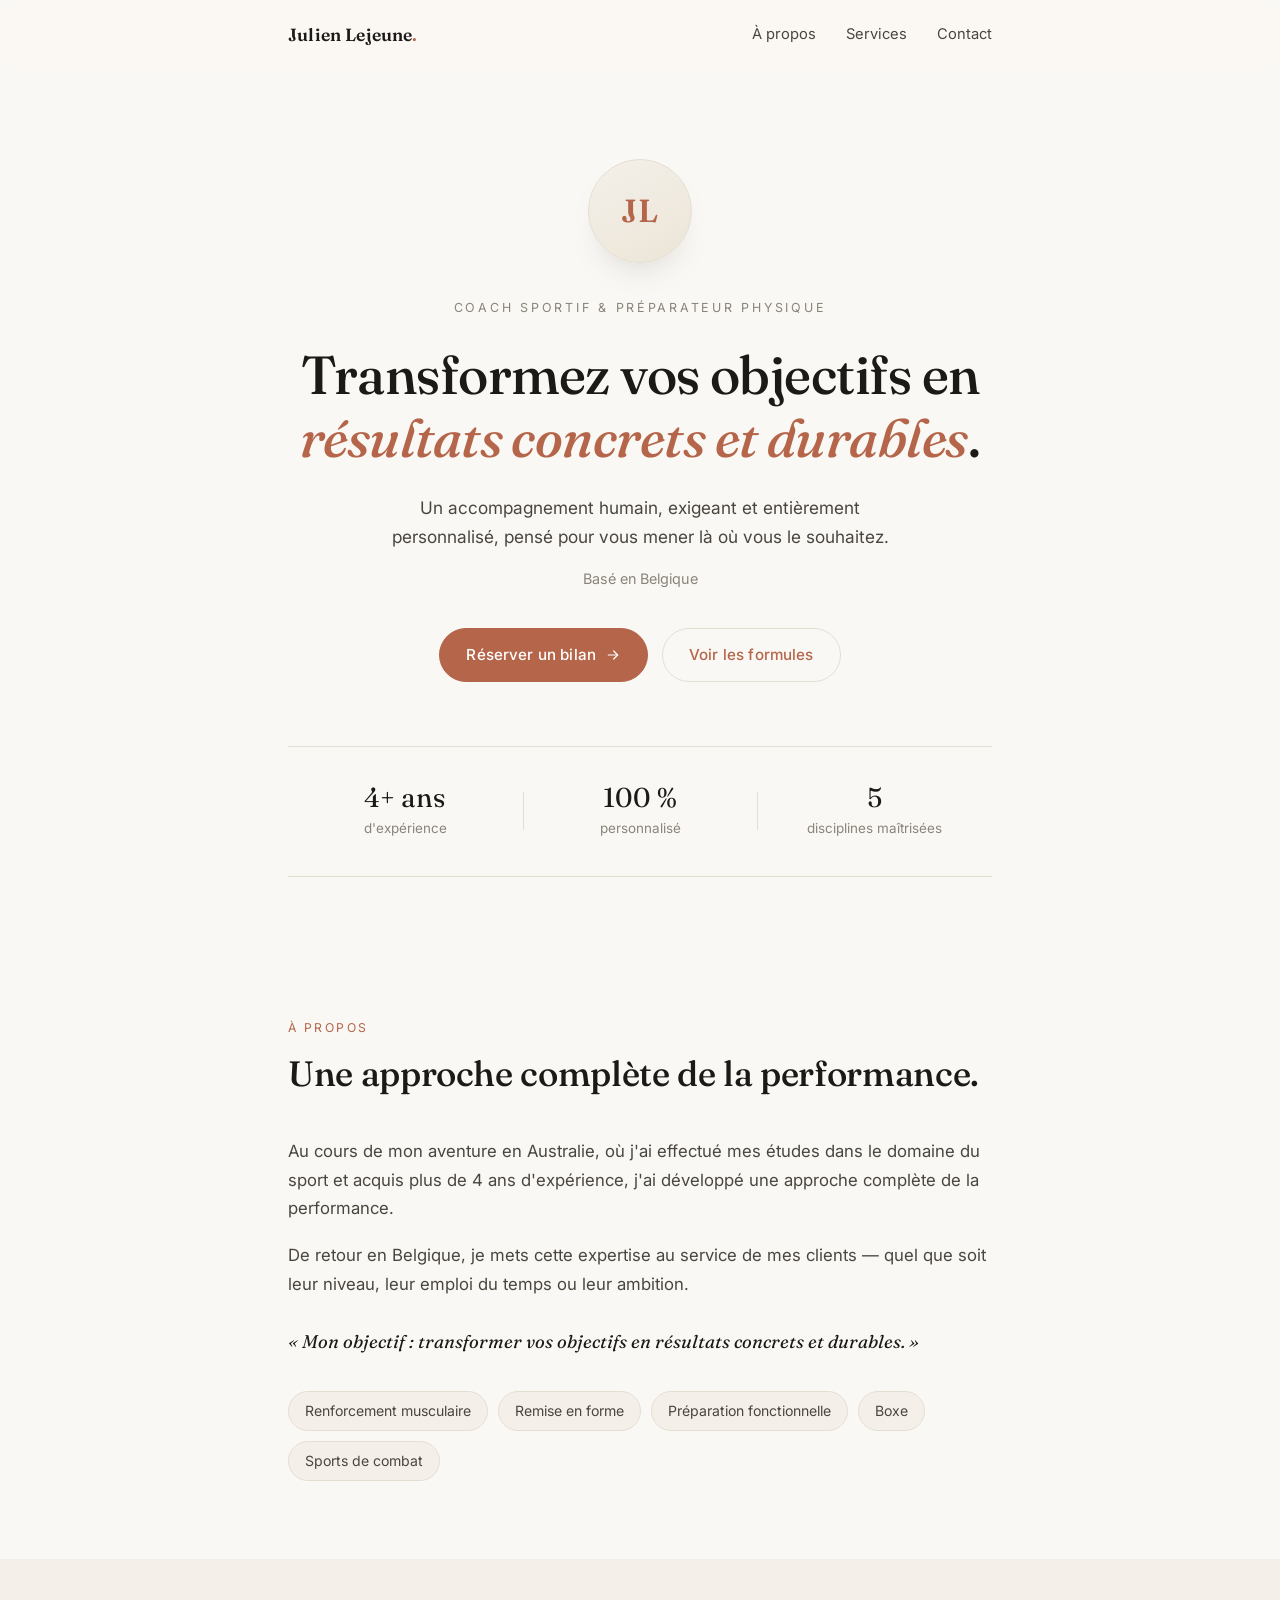
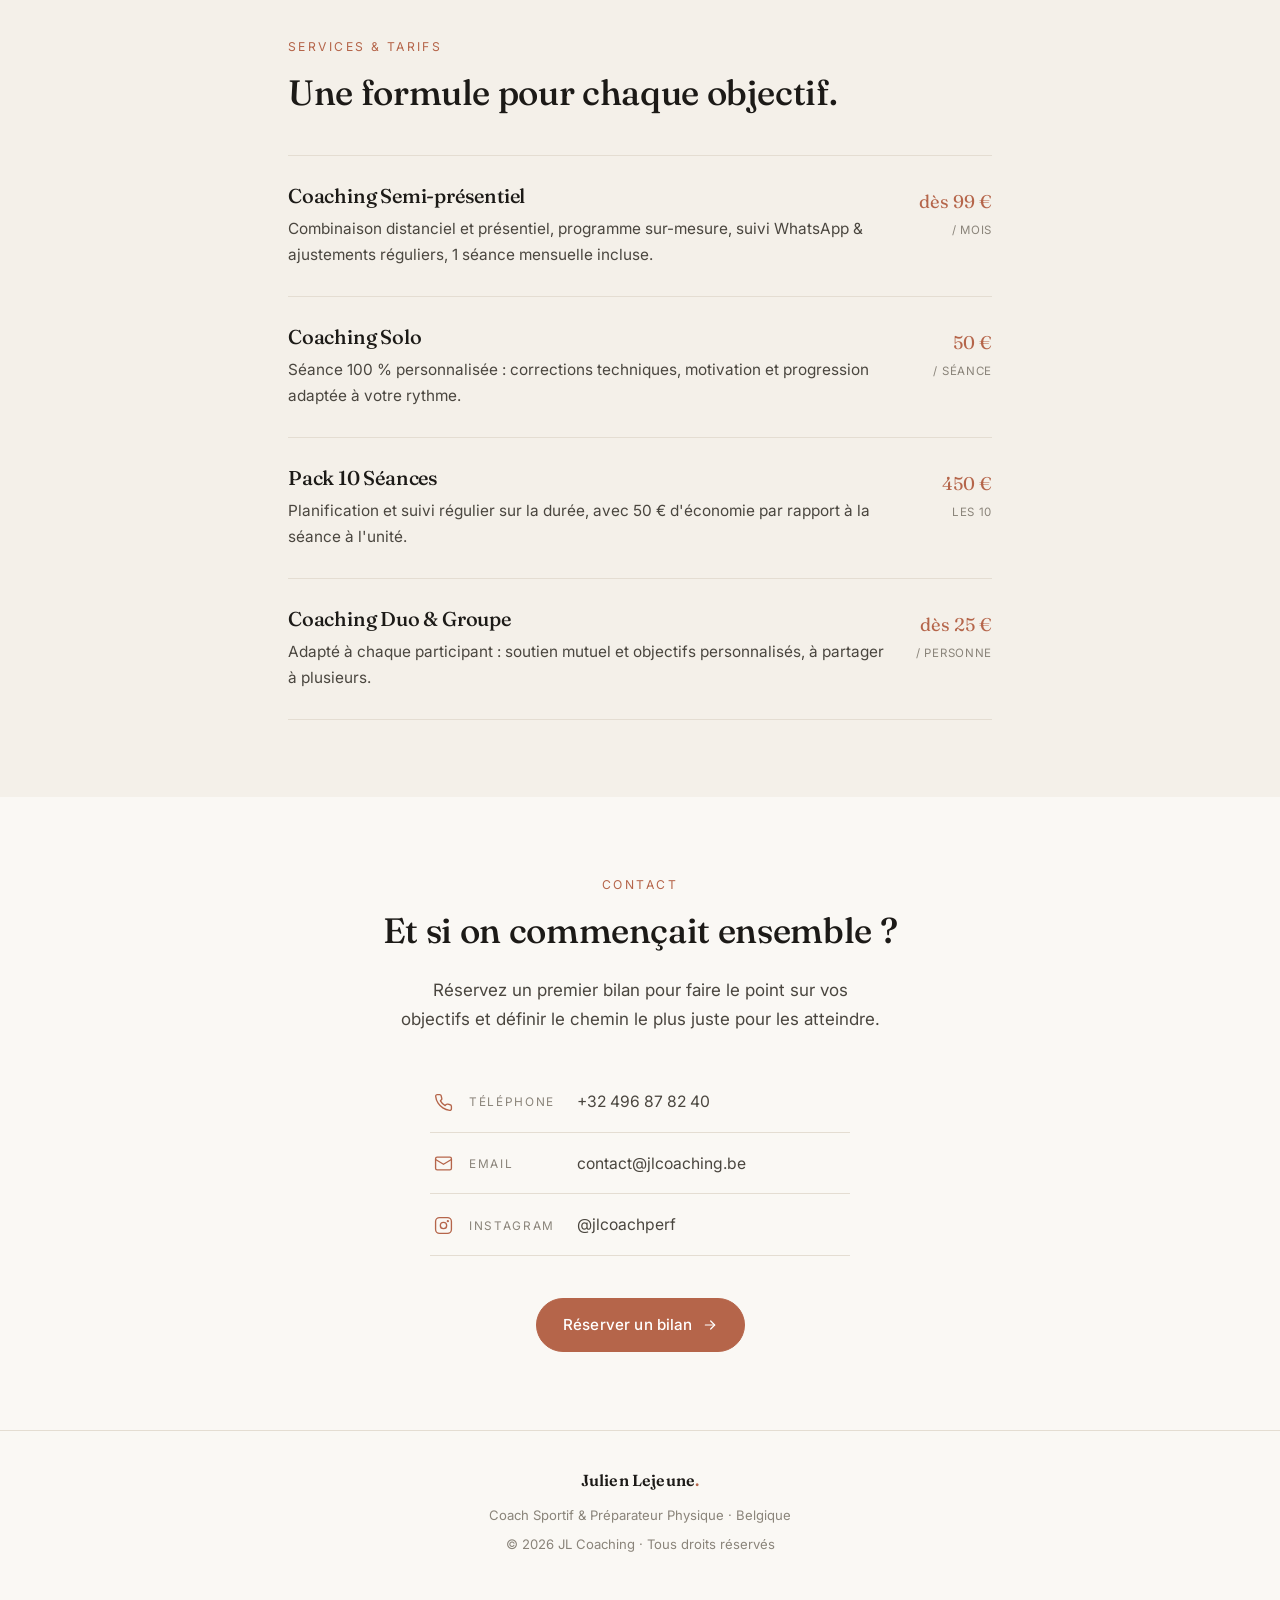
<file: variants/variant-1-sobre.html>
<!DOCTYPE html>
<html lang="fr">
<head>
<meta charset="UTF-8" />
<meta name="viewport" content="width=device-width, initial-scale=1.0" />
<title>Julien Lejeune — Coach Sportif &amp; Préparateur Physique</title>
<meta name="description" content="Julien Lejeune, coach sportif et préparateur physique basé en Belgique. Transformez vos objectifs en résultats concrets et durables." />
<link rel="preconnect" href="https://fonts.googleapis.com" />
<link rel="preconnect" href="https://fonts.gstatic.com" crossorigin />
<link href="https://fonts.googleapis.com/css2?family=Fraunces:opsz,wght@9..144,400;9..144,500;9..144,600&family=Inter:wght@300;400;500&display=swap" rel="stylesheet" />
<style>
  :root {
    --bg: #faf8f4;
    --bg-soft: #f4f0e9;
    --ink: #1c1a17;
    --ink-soft: #4a463f;
    --muted: #8a847a;
    --accent: #b5654a;
    --accent-soft: #d8a78f;
    --line: #e4ddd2;
    --max: 760px;
    --serif: "Fraunces", Georgia, "Times New Roman", serif;
    --sans: "Inter", -apple-system, BlinkMacSystemFont, "Segoe UI", sans-serif;
  }

  * { box-sizing: border-box; }

  html { scroll-behavior: smooth; }

  body {
    margin: 0;
    background: var(--bg);
    color: var(--ink);
    font-family: var(--sans);
    font-weight: 400;
    font-size: 17px;
    line-height: 1.7;
    -webkit-font-smoothing: antialiased;
    text-rendering: optimizeLegibility;
  }

  .wrap {
    max-width: var(--max);
    margin: 0 auto;
    padding: 0 28px;
  }

  h1, h2, h3 {
    font-family: var(--serif);
    font-weight: 500;
    letter-spacing: -0.01em;
    line-height: 1.18;
    color: var(--ink);
    margin: 0;
  }

  p { margin: 0 0 1.1em; color: var(--ink-soft); }
  p:last-child { margin-bottom: 0; }

  a { color: inherit; text-decoration: none; }

  .accent { color: var(--accent); }

  /* ---------- Header / Nav ---------- */
  header.site {
    position: sticky;
    top: 0;
    z-index: 50;
    background: rgba(250, 248, 244, 0.82);
    backdrop-filter: saturate(140%) blur(10px);
    -webkit-backdrop-filter: saturate(140%) blur(10px);
    border-bottom: 1px solid transparent;
    transition: border-color 0.4s ease, background 0.4s ease;
  }
  header.site.scrolled { border-bottom-color: var(--line); }

  .nav {
    display: flex;
    align-items: center;
    justify-content: space-between;
    padding-top: 20px;
    padding-bottom: 20px;
  }
  .brand {
    font-family: var(--serif);
    font-size: 1.1rem;
    font-weight: 600;
    letter-spacing: 0.01em;
  }
  .brand .dot { color: var(--accent); }
  .nav-links {
    display: flex;
    gap: 30px;
    font-size: 0.92rem;
    color: var(--ink-soft);
  }
  .nav-links a {
    position: relative;
    transition: color 0.25s ease;
  }
  .nav-links a::after {
    content: "";
    position: absolute;
    left: 0; bottom: -4px;
    width: 0; height: 1px;
    background: var(--accent);
    transition: width 0.3s ease;
  }
  .nav-links a:hover { color: var(--ink); }
  .nav-links a:hover::after { width: 100%; }

  @media (max-width: 640px) {
    .nav-links { display: none; }
  }

  /* ---------- Buttons ---------- */
  .btn {
    display: inline-flex;
    align-items: center;
    gap: 9px;
    font-family: var(--sans);
    font-size: 0.95rem;
    font-weight: 500;
    letter-spacing: 0.01em;
    padding: 13px 26px;
    border-radius: 999px;
    border: 1px solid var(--accent);
    background: var(--accent);
    color: #fff;
    cursor: pointer;
    transition: background 0.3s ease, transform 0.3s ease, box-shadow 0.3s ease, color 0.3s ease;
  }
  .btn:hover {
    background: #a3573e;
    transform: translateY(-2px);
    box-shadow: 0 10px 24px -12px rgba(181, 101, 74, 0.7);
  }
  .btn svg { width: 16px; height: 16px; }

  .btn-ghost {
    background: transparent;
    color: var(--accent);
    border-color: var(--line);
  }
  .btn-ghost:hover {
    background: transparent;
    border-color: var(--accent);
    color: var(--accent);
    box-shadow: none;
  }

  /* ---------- Hero ---------- */
  .hero { padding: 88px 0 64px; text-align: center; }
  .avatar {
    width: 104px;
    height: 104px;
    margin: 0 auto 34px;
    border-radius: 50%;
    background: linear-gradient(150deg, var(--bg-soft), #ece5d8);
    border: 1px solid var(--line);
    display: flex;
    align-items: center;
    justify-content: center;
    font-family: var(--serif);
    font-weight: 600;
    font-size: 2rem;
    color: var(--accent);
    letter-spacing: 0.02em;
    box-shadow: 0 18px 40px -28px rgba(28,26,23,0.4);
  }
  .eyebrow {
    font-size: 0.78rem;
    letter-spacing: 0.22em;
    text-transform: uppercase;
    color: var(--muted);
    margin-bottom: 26px;
  }
  .hero h1 {
    font-size: clamp(2.1rem, 6vw, 3.35rem);
    margin-bottom: 22px;
    font-weight: 500;
  }
  .hero h1 em {
    font-style: italic;
    color: var(--accent);
    font-weight: 500;
  }
  .hero .lede {
    font-size: 1.08rem;
    max-width: 520px;
    margin: 0 auto 16px;
    color: var(--ink-soft);
  }
  .hero .loc {
    font-size: 0.9rem;
    color: var(--muted);
    margin-bottom: 36px;
  }
  .hero-actions {
    display: flex;
    gap: 14px;
    justify-content: center;
    flex-wrap: wrap;
  }

  /* ---------- Stats ---------- */
  .stats {
    display: flex;
    justify-content: center;
    gap: 0;
    flex-wrap: wrap;
    margin-top: 64px;
    border-top: 1px solid var(--line);
    border-bottom: 1px solid var(--line);
    padding: 30px 0;
  }
  .stat {
    flex: 1 1 0;
    min-width: 150px;
    text-align: center;
    padding: 6px 18px;
    position: relative;
  }
  .stat + .stat::before {
    content: "";
    position: absolute;
    left: 0; top: 50%;
    transform: translateY(-50%);
    height: 38px;
    width: 1px;
    background: var(--line);
  }
  .stat .num {
    font-family: var(--serif);
    font-size: 1.7rem;
    color: var(--ink);
    line-height: 1.1;
  }
  .stat .lbl {
    font-size: 0.84rem;
    color: var(--muted);
    margin-top: 4px;
  }
  @media (max-width: 560px) {
    .stat + .stat::before { display: none; }
    .stat { flex-basis: 100%; padding: 14px 0; border-top: 1px solid var(--line); }
    .stat:first-child { border-top: 0; }
  }

  /* ---------- Section frame ---------- */
  section { padding: 78px 0; }
  .sec-head { margin-bottom: 42px; }
  .sec-head .kicker {
    font-size: 0.76rem;
    letter-spacing: 0.2em;
    text-transform: uppercase;
    color: var(--accent);
    margin-bottom: 14px;
  }
  .sec-head h2 {
    font-size: clamp(1.6rem, 4vw, 2.2rem);
    font-weight: 500;
  }

  /* ---------- About ---------- */
  .about p { font-size: 1.05rem; color: var(--ink-soft); }
  .about .signature {
    margin-top: 28px;
    font-family: var(--serif);
    font-style: italic;
    font-size: 1.15rem;
    color: var(--ink);
  }
  .specialties {
    list-style: none;
    padding: 0;
    margin: 34px 0 0;
    display: flex;
    flex-wrap: wrap;
    gap: 10px;
  }
  .specialties li {
    font-size: 0.88rem;
    color: var(--ink-soft);
    border: 1px solid var(--line);
    border-radius: 999px;
    padding: 7px 16px;
    background: var(--bg-soft);
    transition: border-color 0.3s ease, color 0.3s ease, transform 0.3s ease;
  }
  .specialties li:hover {
    border-color: var(--accent-soft);
    color: var(--accent);
    transform: translateY(-2px);
  }

  /* ---------- Services ---------- */
  .services { background: var(--bg-soft); }
  .service-list { display: flex; flex-direction: column; }
  .service {
    display: flex;
    justify-content: space-between;
    align-items: flex-start;
    gap: 24px;
    padding: 28px 0;
    border-top: 1px solid var(--line);
    transition: padding-left 0.3s ease;
  }
  .service:last-child { border-bottom: 1px solid var(--line); }
  .service:hover { padding-left: 8px; }
  .service .body { flex: 1; }
  .service h3 {
    font-size: 1.25rem;
    font-weight: 500;
    margin-bottom: 8px;
  }
  .service p { font-size: 0.96rem; color: var(--ink-soft); margin: 0; }
  .service .price {
    flex-shrink: 0;
    text-align: right;
    font-family: var(--serif);
    font-size: 1.15rem;
    color: var(--accent);
    white-space: nowrap;
    padding-top: 2px;
  }
  .service .price small {
    display: block;
    font-family: var(--sans);
    font-size: 0.72rem;
    color: var(--muted);
    letter-spacing: 0.06em;
    text-transform: uppercase;
    margin-top: 4px;
  }
  @media (max-width: 560px) {
    .service { flex-direction: column; gap: 10px; }
    .service .price { text-align: left; }
  }

  /* ---------- Contact ---------- */
  .contact { text-align: center; }
  .contact h2 { margin-bottom: 18px; }
  .contact .lede { max-width: 480px; margin: 0 auto 40px; color: var(--ink-soft); }
  .contact-rows {
    display: flex;
    flex-direction: column;
    gap: 2px;
    max-width: 420px;
    margin: 0 auto 42px;
    text-align: left;
  }
  .contact-row {
    display: flex;
    align-items: center;
    gap: 16px;
    padding: 16px 4px;
    border-bottom: 1px solid var(--line);
    color: var(--ink-soft);
    transition: color 0.25s ease, padding-left 0.25s ease;
  }
  .contact-row:hover { color: var(--accent); padding-left: 8px; }
  .contact-row svg { width: 19px; height: 19px; flex-shrink: 0; color: var(--accent); }
  .contact-row .k {
    font-size: 0.74rem;
    text-transform: uppercase;
    letter-spacing: 0.14em;
    color: var(--muted);
    width: 92px;
    flex-shrink: 0;
  }
  .contact-row .v { font-size: 0.98rem; }

  /* ---------- Footer ---------- */
  footer.site {
    border-top: 1px solid var(--line);
    padding: 36px 0 48px;
    text-align: center;
  }
  footer.site .brand { font-size: 1rem; margin-bottom: 10px; display: block; }
  footer.site p { font-size: 0.82rem; color: var(--muted); margin: 0; }

  /* ---------- Reveal ---------- */
  .reveal {
    opacity: 0;
    transform: translateY(18px);
    transition: opacity 0.8s cubic-bezier(.2,.7,.3,1), transform 0.8s cubic-bezier(.2,.7,.3,1);
    will-change: opacity, transform;
  }
  .reveal.in { opacity: 1; transform: none; }

  @media (prefers-reduced-motion: reduce) {
    .reveal { opacity: 1; transform: none; transition: none; }
    html { scroll-behavior: auto; }
  }
</style>
</head>
<body>

<header class="site">
  <div class="wrap nav">
    <a href="#top" class="brand">Julien Lejeune<span class="dot">.</span></a>
    <nav class="nav-links">
      <a href="#about">À propos</a>
      <a href="#services">Services</a>
      <a href="#contact">Contact</a>
    </nav>
  </div>
</header>

<main id="top">

  <!-- HERO -->
  <section class="hero">
    <div class="wrap">
      <div class="avatar reveal">JL</div>
      <p class="eyebrow reveal">Coach Sportif &amp; Préparateur Physique</p>
      <h1 class="reveal">Transformez vos objectifs en <em>résultats concrets et durables</em>.</h1>
      <p class="lede reveal">Un accompagnement humain, exigeant et entièrement personnalisé, pensé pour vous mener là où vous le souhaitez.</p>
      <p class="loc reveal">Basé en Belgique</p>
      <div class="hero-actions reveal">
        <a href="#contact" class="btn">
          Réserver un bilan
          <svg viewBox="0 0 24 24" fill="none" stroke="currentColor" stroke-width="1.8" stroke-linecap="round" stroke-linejoin="round"><path d="M5 12h14"/><path d="M13 6l6 6-6 6"/></svg>
        </a>
        <a href="#services" class="btn btn-ghost">Voir les formules</a>
      </div>

      <div class="stats reveal">
        <div class="stat">
          <div class="num">4+ ans</div>
          <div class="lbl">d'expérience</div>
        </div>
        <div class="stat">
          <div class="num">100 %</div>
          <div class="lbl">personnalisé</div>
        </div>
        <div class="stat">
          <div class="num">5</div>
          <div class="lbl">disciplines maîtrisées</div>
        </div>
      </div>
    </div>
  </section>

  <!-- ABOUT -->
  <section id="about" class="about">
    <div class="wrap">
      <div class="sec-head reveal">
        <p class="kicker">À propos</p>
        <h2>Une approche complète de la performance.</h2>
      </div>
      <p class="reveal">Au cours de mon aventure en Australie, où j'ai effectué mes études dans le domaine du sport et acquis plus de 4 ans d'expérience, j'ai développé une approche complète de la performance.</p>
      <p class="reveal">De retour en Belgique, je mets cette expertise au service de mes clients — quel que soit leur niveau, leur emploi du temps ou leur ambition.</p>
      <p class="signature reveal">« Mon objectif : transformer vos objectifs en résultats concrets et durables. »</p>

      <ul class="specialties reveal">
        <li>Renforcement musculaire</li>
        <li>Remise en forme</li>
        <li>Préparation fonctionnelle</li>
        <li>Boxe</li>
        <li>Sports de combat</li>
      </ul>
    </div>
  </section>

  <!-- SERVICES -->
  <section id="services" class="services">
    <div class="wrap">
      <div class="sec-head reveal">
        <p class="kicker">Services &amp; tarifs</p>
        <h2>Une formule pour chaque objectif.</h2>
      </div>

      <div class="service-list">
        <div class="service reveal">
          <div class="body">
            <h3>Coaching Semi-présentiel</h3>
            <p>Combinaison distanciel et présentiel, programme sur-mesure, suivi WhatsApp &amp; ajustements réguliers, 1 séance mensuelle incluse.</p>
          </div>
          <div class="price">dès 99 €<small>/ mois</small></div>
        </div>

        <div class="service reveal">
          <div class="body">
            <h3>Coaching Solo</h3>
            <p>Séance 100 % personnalisée : corrections techniques, motivation et progression adaptée à votre rythme.</p>
          </div>
          <div class="price">50 €<small>/ séance</small></div>
        </div>

        <div class="service reveal">
          <div class="body">
            <h3>Pack 10 Séances</h3>
            <p>Planification et suivi régulier sur la durée, avec 50 € d'économie par rapport à la séance à l'unité.</p>
          </div>
          <div class="price">450 €<small>les 10</small></div>
        </div>

        <div class="service reveal">
          <div class="body">
            <h3>Coaching Duo &amp; Groupe</h3>
            <p>Adapté à chaque participant : soutien mutuel et objectifs personnalisés, à partager à plusieurs.</p>
          </div>
          <div class="price">dès 25 €<small>/ personne</small></div>
        </div>
      </div>
    </div>
  </section>

  <!-- CONTACT -->
  <section id="contact" class="contact">
    <div class="wrap">
      <div class="sec-head reveal" style="margin-bottom:24px;">
        <p class="kicker">Contact</p>
        <h2>Et si on commençait ensemble ?</h2>
      </div>
      <p class="lede reveal">Réservez un premier bilan pour faire le point sur vos objectifs et définir le chemin le plus juste pour les atteindre.</p>

      <div class="contact-rows reveal">
        <a class="contact-row" href="tel:+32496878240">
          <svg viewBox="0 0 24 24" fill="none" stroke="currentColor" stroke-width="1.7" stroke-linecap="round" stroke-linejoin="round"><path d="M22 16.92v3a2 2 0 0 1-2.18 2 19.79 19.79 0 0 1-8.63-3.07 19.5 19.5 0 0 1-6-6 19.79 19.79 0 0 1-3.07-8.67A2 2 0 0 1 4.11 2h3a2 2 0 0 1 2 1.72c.13.96.36 1.9.7 2.81a2 2 0 0 1-.45 2.11L8.09 9.91a16 16 0 0 0 6 6l1.27-1.27a2 2 0 0 1 2.11-.45c.91.34 1.85.57 2.81.7A2 2 0 0 1 22 16.92z"/></svg>
          <span class="k">Téléphone</span>
          <span class="v">+32 496 87 82 40</span>
        </a>
        <a class="contact-row" href="mailto:contact@jlcoaching.be">
          <svg viewBox="0 0 24 24" fill="none" stroke="currentColor" stroke-width="1.7" stroke-linecap="round" stroke-linejoin="round"><rect x="2" y="4" width="20" height="16" rx="2"/><path d="m22 7-10 6L2 7"/></svg>
          <span class="k">Email</span>
          <span class="v">contact@jlcoaching.be</span>
        </a>
        <a class="contact-row" href="https://instagram.com/jlcoachperf" target="_blank" rel="noopener">
          <svg viewBox="0 0 24 24" fill="none" stroke="currentColor" stroke-width="1.7" stroke-linecap="round" stroke-linejoin="round"><rect x="2" y="2" width="20" height="20" rx="5"/><circle cx="12" cy="12" r="4"/><circle cx="17.5" cy="6.5" r="0.6" fill="currentColor"/></svg>
          <span class="k">Instagram</span>
          <span class="v">@jlcoachperf</span>
        </a>
      </div>

      <a href="mailto:contact@jlcoaching.be" class="btn reveal">
        Réserver un bilan
        <svg viewBox="0 0 24 24" fill="none" stroke="currentColor" stroke-width="1.8" stroke-linecap="round" stroke-linejoin="round"><path d="M5 12h14"/><path d="M13 6l6 6-6 6"/></svg>
      </a>
    </div>
  </section>

</main>

<footer class="site">
  <div class="wrap">
    <a href="#top" class="brand">Julien Lejeune<span class="dot">.</span></a>
    <p>Coach Sportif &amp; Préparateur Physique · Belgique</p>
    <p style="margin-top:6px;">© 2026 JL Coaching · Tous droits réservés</p>
  </div>
</footer>

<script>
  (function () {
    // Subtle header border on scroll
    var header = document.querySelector('header.site');
    var onScroll = function () {
      if (window.scrollY > 8) header.classList.add('scrolled');
      else header.classList.remove('scrolled');
    };
    window.addEventListener('scroll', onScroll, { passive: true });
    onScroll();

    // Reveal on scroll
    var items = document.querySelectorAll('.reveal');
    if (!('IntersectionObserver' in window)) {
      items.forEach(function (el) { el.classList.add('in'); });
      return;
    }
    var io = new IntersectionObserver(function (entries) {
      entries.forEach(function (entry) {
        if (entry.isIntersecting) {
          entry.target.classList.add('in');
          io.unobserve(entry.target);
        }
      });
    }, { threshold: 0.12, rootMargin: '0px 0px -8% 0px' });

    items.forEach(function (el, i) {
      el.style.transitionDelay = Math.min(i % 6, 5) * 60 + 'ms';
      io.observe(el);
    });
  })();
</script>

</body>
</html>
</file>
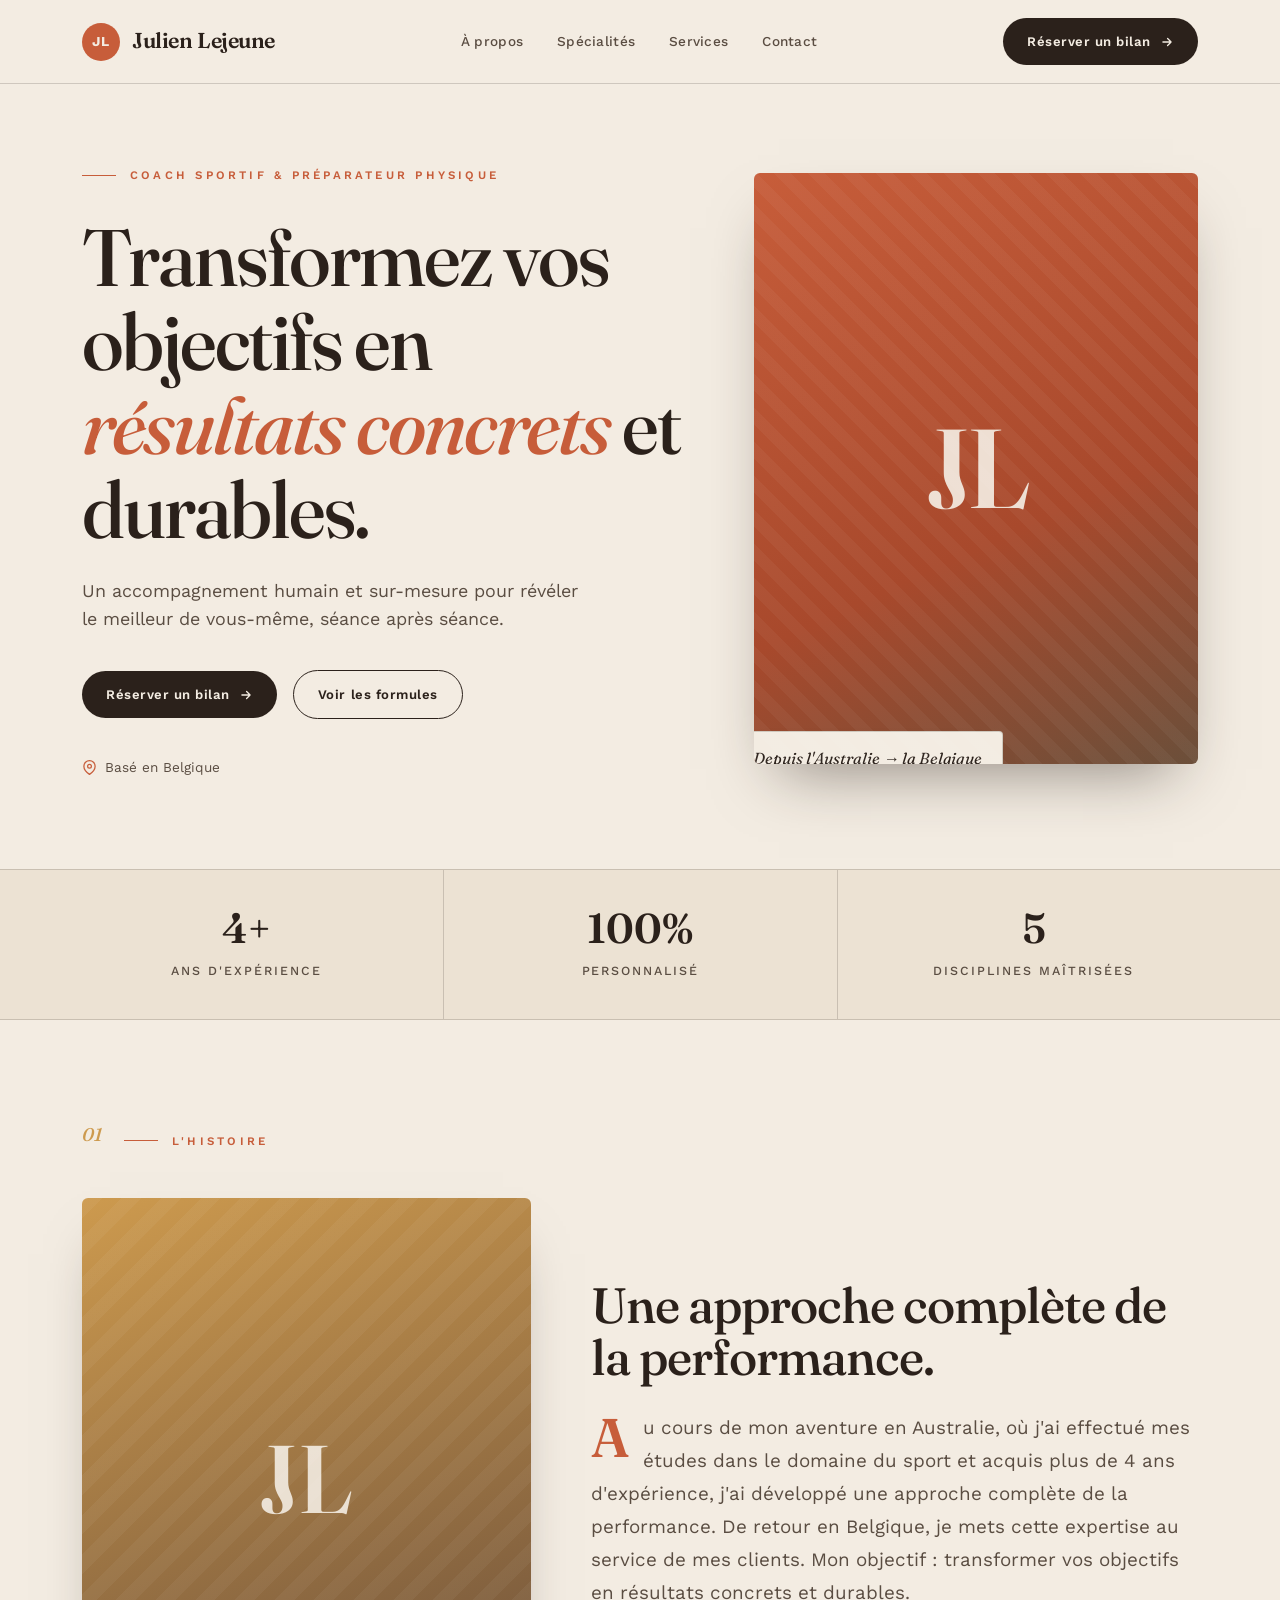
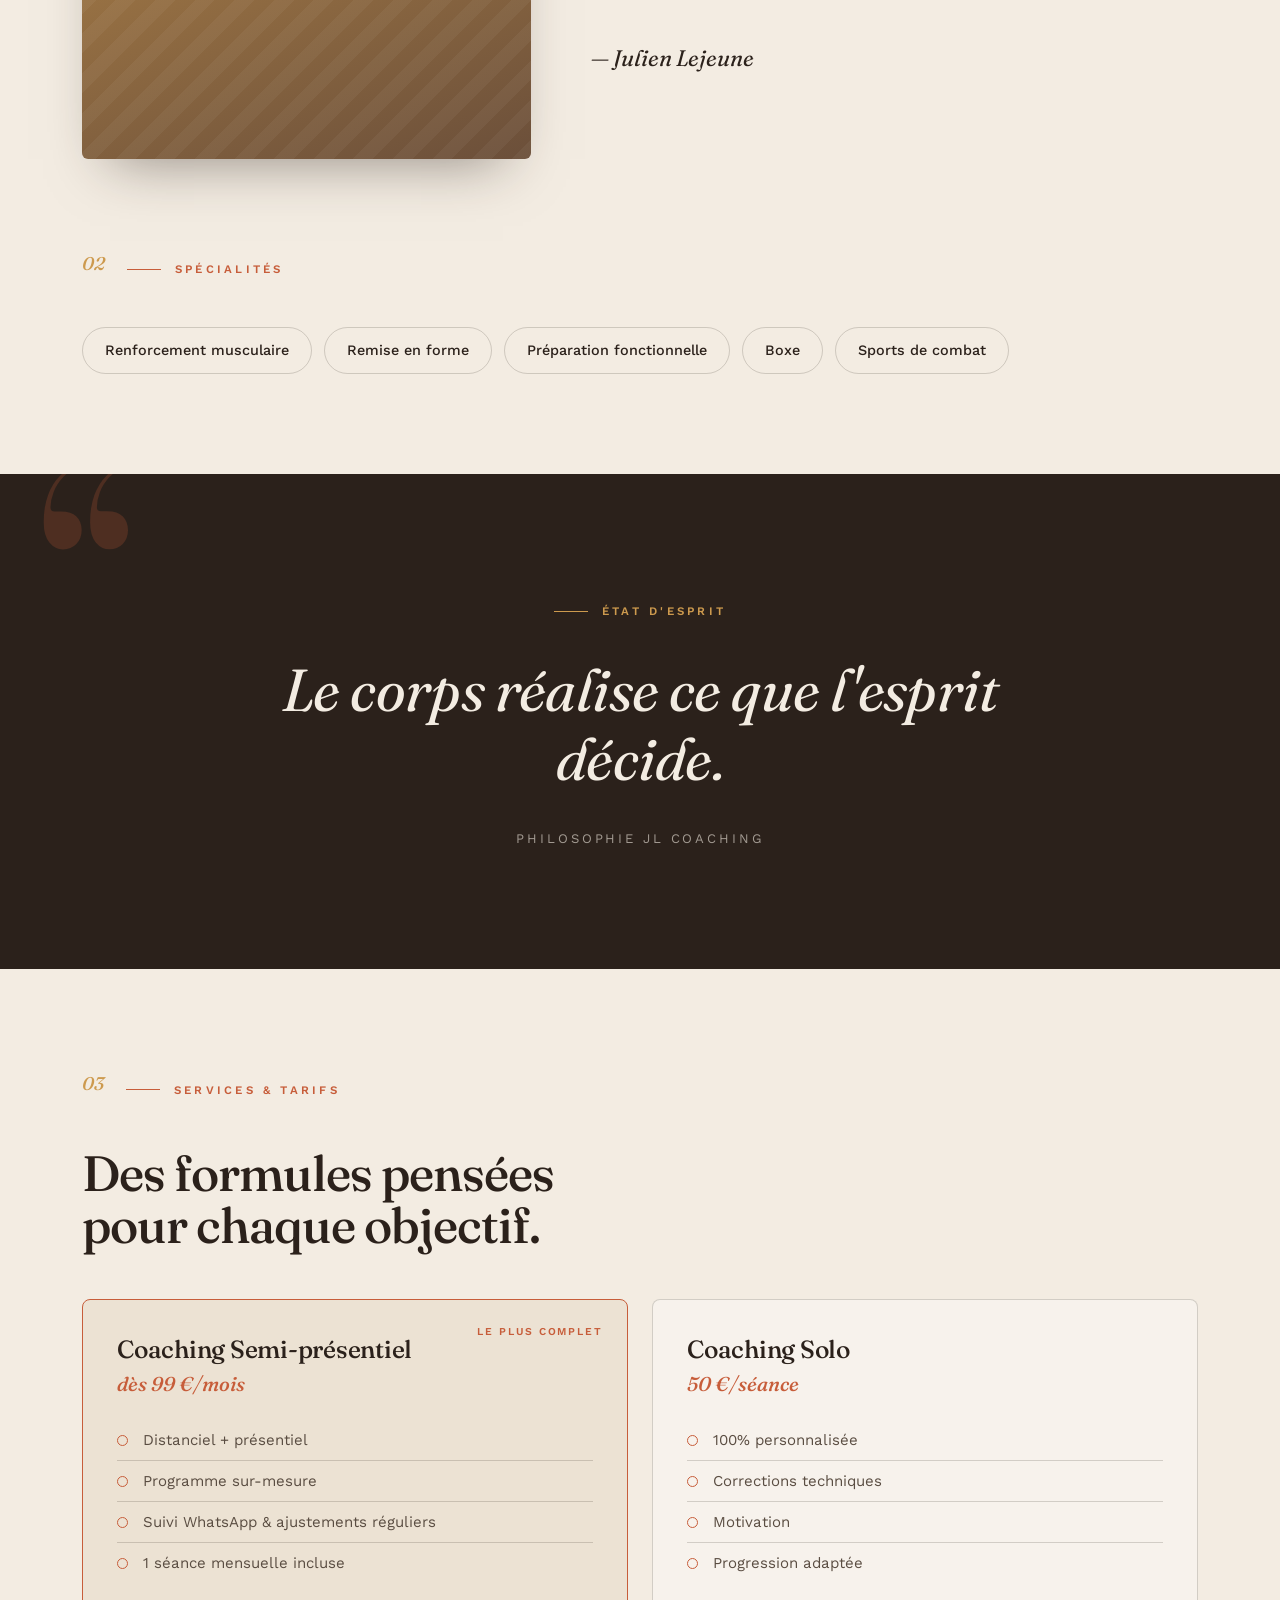
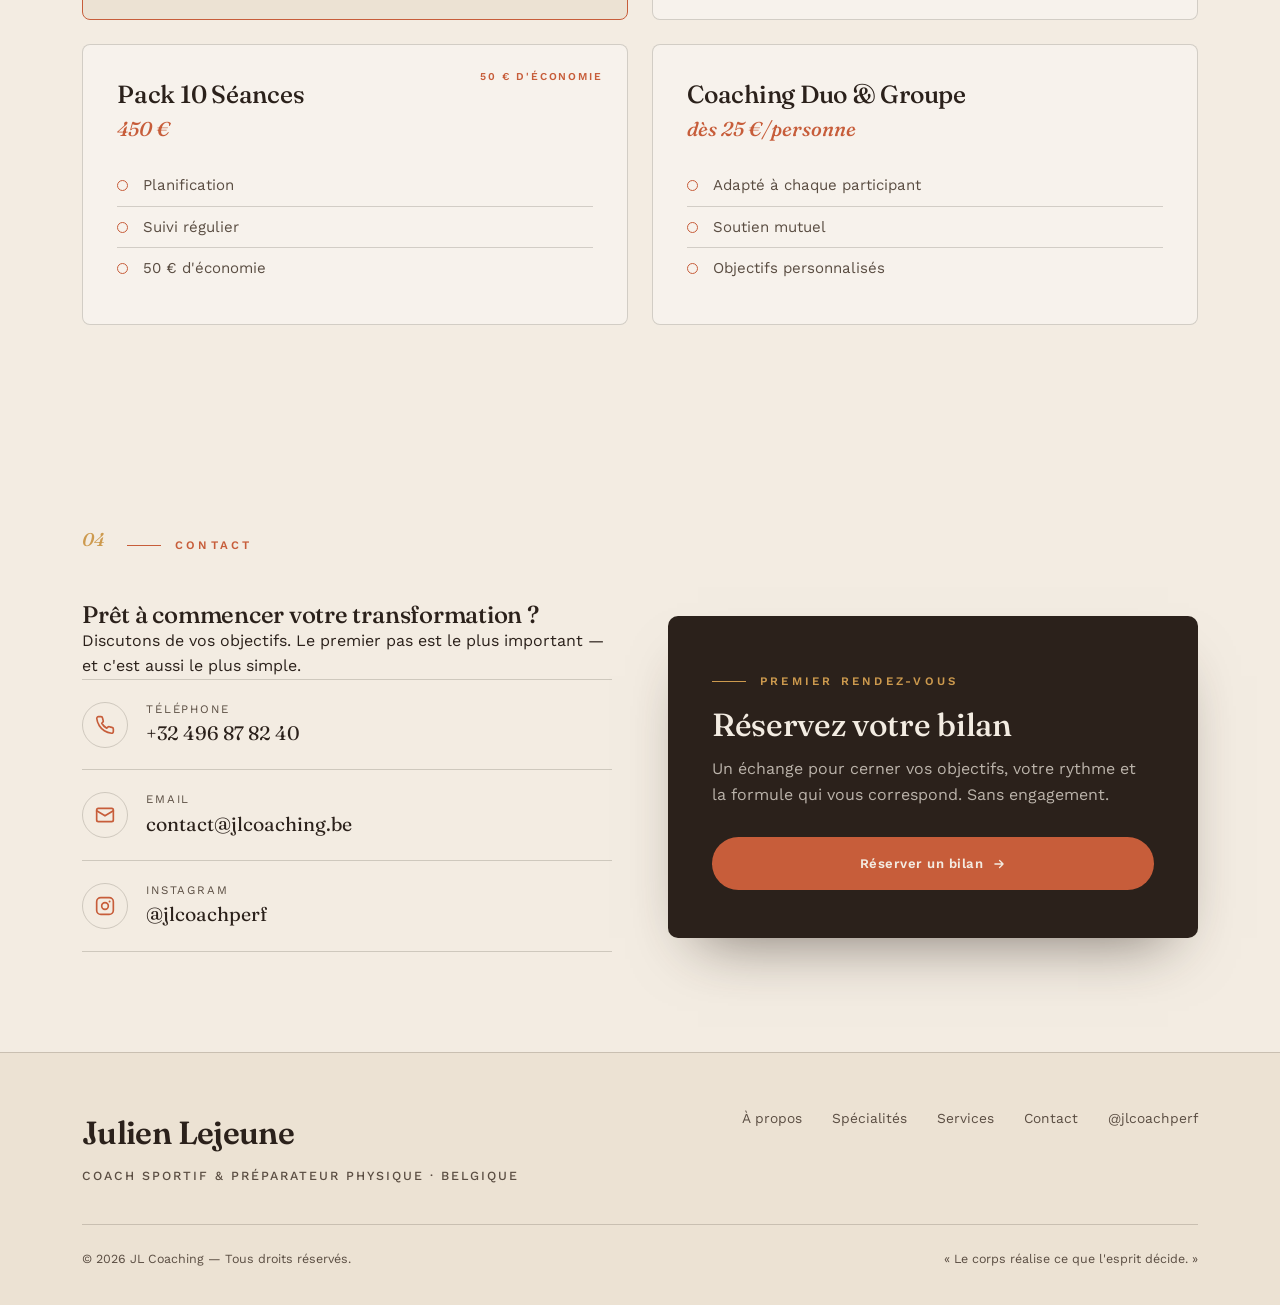
<file: variants/variant-2-editorial.html>
<!DOCTYPE html>
<html lang="fr">
<head>
<meta charset="UTF-8">
<meta name="viewport" content="width=device-width, initial-scale=1.0">
<title>Julien Lejeune — Coach Sportif & Préparateur Physique</title>
<link rel="preconnect" href="https://fonts.googleapis.com">
<link rel="preconnect" href="https://fonts.gstatic.com" crossorigin>
<link href="https://fonts.googleapis.com/css2?family=Fraunces:ital,opsz,wght@0,9..144,400;0,9..144,500;0,9..144,600;0,9..144,700;1,9..144,400;1,9..144,500&family=Work+Sans:wght@300;400;500;600&display=swap" rel="stylesheet">
<style>
  :root{
    --cream:#f3ece2;
    --cream-soft:#ece2d3;
    --terracotta:#c75d3a;
    --terracotta-dark:#a8492c;
    --brown:#6b4f3a;
    --ocre:#cd9a4e;
    --ink:#2b211b;
    --ink-soft:#5a4d42;
    --line:rgba(43,33,27,.18);
    --serif:"Fraunces", Georgia, serif;
    --sans:"Work Sans", system-ui, sans-serif;
  }
  *{margin:0;padding:0;box-sizing:border-box}
  html{scroll-behavior:smooth}
  body{
    background:var(--cream);
    color:var(--ink);
    font-family:var(--sans);
    font-weight:400;
    line-height:1.6;
    -webkit-font-smoothing:antialiased;
    overflow-x:hidden;
  }
  a{color:inherit;text-decoration:none}
  img{max-width:100%}
  .wrap{max-width:1180px;margin:0 auto;padding:0 32px}

  /* eyebrow / small caps */
  .eyebrow{
    font-family:var(--sans);
    font-size:.72rem;
    font-weight:600;
    letter-spacing:.28em;
    text-transform:uppercase;
    color:var(--terracotta);
    display:inline-flex;
    align-items:center;
    gap:14px;
  }
  .eyebrow::before{
    content:"";
    width:34px;height:1px;
    background:var(--terracotta);
    display:inline-block;
  }
  .num{
    font-family:var(--serif);
    font-style:italic;
    font-size:1.15rem;
    color:var(--ocre);
    font-weight:500;
  }

  h1,h2,h3{font-family:var(--serif);font-weight:500;line-height:1.05;letter-spacing:-.01em}

  /* ---------- NAV ---------- */
  nav{
    position:sticky;top:0;z-index:50;
    background:rgba(243,236,226,.82);
    backdrop-filter:blur(10px);
    border-bottom:1px solid var(--line);
  }
  .nav-inner{display:flex;align-items:center;justify-content:space-between;padding:18px 32px;max-width:1180px;margin:0 auto}
  .brand{font-family:var(--serif);font-size:1.35rem;font-weight:600;letter-spacing:-.02em;display:flex;align-items:center;gap:12px}
  .brand .mark{
    width:38px;height:38px;border-radius:50%;
    background:var(--terracotta);color:var(--cream);
    display:grid;place-items:center;font-size:.85rem;font-weight:700;letter-spacing:.04em;
    font-family:var(--sans);
  }
  .nav-links{display:flex;gap:34px;align-items:center}
  .nav-links a{font-size:.85rem;font-weight:500;letter-spacing:.02em;position:relative;color:var(--ink-soft);transition:color .25s}
  .nav-links a::after{content:"";position:absolute;left:0;bottom:-5px;width:0;height:1px;background:var(--terracotta);transition:width .3s}
  .nav-links a:hover{color:var(--ink)}
  .nav-links a:hover::after{width:100%}
  .btn{
    display:inline-flex;align-items:center;gap:9px;
    background:var(--ink);color:var(--cream);
    padding:13px 24px;border-radius:40px;
    font-size:.82rem;font-weight:600;letter-spacing:.04em;
    transition:transform .25s, background .25s;
    cursor:pointer;border:none;
  }
  .btn:hover{background:var(--terracotta);transform:translateY(-2px)}
  .btn svg{width:14px;height:14px}
  .btn-outline{background:transparent;color:var(--ink);border:1px solid var(--ink)}
  .btn-outline:hover{background:var(--ink);color:var(--cream);transform:translateY(-2px)}
  .nav-cta{display:flex}
  @media(max-width:860px){.nav-links{display:none}}

  /* ---------- HERO ---------- */
  .hero{padding:74px 0 90px;position:relative}
  .hero-grid{display:grid;grid-template-columns:1.25fr .9fr;gap:56px;align-items:center}
  .hero-eyebrow{margin-bottom:30px}
  .hero h1{
    font-size:clamp(2.8rem,6.4vw,5rem);
    letter-spacing:-.025em;
    margin-bottom:26px;
  }
  .hero h1 em{font-style:italic;color:var(--terracotta);font-weight:500}
  .hero .lead{
    font-size:1.12rem;color:var(--ink-soft);max-width:46ch;margin-bottom:36px;
  }
  .hero-actions{display:flex;gap:16px;flex-wrap:wrap;align-items:center}
  .loc{display:flex;align-items:center;gap:8px;font-size:.85rem;color:var(--ink-soft);margin-top:38px}
  .loc svg{width:15px;height:15px;color:var(--terracotta)}

  /* portrait placeholder */
  .portrait{
    position:relative;aspect-ratio:3/4;border-radius:6px;overflow:hidden;
    background:linear-gradient(155deg,var(--terracotta),var(--terracotta-dark) 60%,var(--brown));
    display:grid;place-items:center;
    box-shadow:0 30px 60px -25px rgba(43,33,27,.5);
  }
  .portrait .initials{
    font-family:var(--serif);font-size:7rem;font-weight:600;color:rgba(243,236,226,.92);
    letter-spacing:-.04em;line-height:1;
  }
  .portrait::after{
    content:"";position:absolute;inset:0;
    background:repeating-linear-gradient(45deg,rgba(255,255,255,.04) 0 12px,transparent 12px 24px);
  }
  .portrait-tag{
    position:absolute;bottom:-22px;left:-22px;
    background:var(--cream);border:1px solid var(--line);
    padding:14px 20px;border-radius:4px;
    font-family:var(--serif);font-style:italic;font-size:1rem;
    box-shadow:0 12px 28px -16px rgba(43,33,27,.4);
  }
  @media(max-width:860px){
    .hero-grid{grid-template-columns:1fr;gap:64px}
    .portrait{max-width:340px;margin:0 auto}
  }

  /* ---------- STATS STRIP ---------- */
  .stats{border-top:1px solid var(--line);border-bottom:1px solid var(--line);background:var(--cream-soft)}
  .stats-inner{display:grid;grid-template-columns:repeat(3,1fr);max-width:1180px;margin:0 auto}
  .stat{padding:38px 32px;text-align:center;position:relative}
  .stat+.stat{border-left:1px solid var(--line)}
  .stat .big{font-family:var(--serif);font-size:2.6rem;font-weight:600;color:var(--ink);line-height:1}
  .stat .lbl{font-size:.78rem;text-transform:uppercase;letter-spacing:.16em;color:var(--ink-soft);margin-top:12px;font-weight:500}
  @media(max-width:680px){.stats-inner{grid-template-columns:1fr}.stat+.stat{border-left:none;border-top:1px solid var(--line)}}

  /* ---------- SECTION SHELL ---------- */
  section.block{padding:100px 0}
  .sec-head{display:flex;align-items:baseline;gap:18px;margin-bottom:48px}
  .sec-head .num{margin-right:4px}
  .sec-title{font-size:clamp(2rem,4vw,3.1rem);letter-spacing:-.02em}

  /* ---------- ABOUT ---------- */
  .about-grid{display:grid;grid-template-columns:.85fr 1.15fr;gap:60px;align-items:center}
  .about-photo{
    aspect-ratio:4/5;border-radius:6px;
    background:linear-gradient(160deg,var(--ocre),var(--brown));
    display:grid;place-items:center;position:relative;overflow:hidden;
    box-shadow:0 28px 55px -28px rgba(43,33,27,.5);
  }
  .about-photo .initials{font-family:var(--serif);font-size:6rem;color:rgba(243,236,226,.9);font-weight:600}
  .about-photo::after{content:"";position:absolute;inset:0;background:repeating-linear-gradient(-45deg,rgba(255,255,255,.045) 0 14px,transparent 14px 28px)}
  .about-text p{font-size:1.18rem;line-height:1.75;color:var(--ink-soft)}
  .about-text p .drop{
    font-family:var(--serif);font-size:3.4rem;float:left;line-height:.78;
    margin:6px 14px 0 0;color:var(--terracotta);font-weight:600;
  }
  .about-text .signoff{
    margin-top:30px;font-family:var(--serif);font-style:italic;font-size:1.4rem;color:var(--ink);
  }
  @media(max-width:860px){.about-grid{grid-template-columns:1fr;gap:44px}.about-photo{max-width:360px}}

  /* ---------- SPECIALTIES ---------- */
  .specs{margin-top:46px;display:flex;flex-wrap:wrap;gap:12px}
  .spec{
    border:1px solid var(--line);border-radius:40px;padding:11px 22px;
    font-size:.9rem;font-weight:500;color:var(--ink);background:transparent;
    transition:background .25s,color .25s,transform .25s;
  }
  .spec:hover{background:var(--terracotta);color:var(--cream);border-color:var(--terracotta);transform:translateY(-2px)}

  /* ---------- QUOTE ---------- */
  .quote{background:var(--ink);color:var(--cream);padding:120px 0;position:relative;overflow:hidden}
  .quote::before{
    content:"“";position:absolute;top:-40px;left:40px;
    font-family:var(--serif);font-size:22rem;color:rgba(199,93,58,.22);line-height:1;
  }
  .quote-inner{position:relative;text-align:center;max-width:900px;margin:0 auto}
  .quote .eyebrow{color:var(--ocre);justify-content:center;margin-bottom:34px}
  .quote .eyebrow::before{background:var(--ocre)}
  .quote blockquote{
    font-family:var(--serif);font-style:italic;font-weight:400;
    font-size:clamp(2.1rem,5vw,3.7rem);line-height:1.18;letter-spacing:-.01em;
  }
  .quote cite{display:block;margin-top:34px;font-family:var(--sans);font-style:normal;font-size:.82rem;letter-spacing:.22em;text-transform:uppercase;color:rgba(243,236,226,.6)}

  /* ---------- SERVICES ---------- */
  .services-grid{display:grid;grid-template-columns:repeat(2,1fr);gap:24px}
  .svc{
    border:1px solid var(--line);border-radius:8px;padding:36px 34px;
    background:rgba(255,255,255,.35);
    display:flex;flex-direction:column;
    transition:transform .3s,box-shadow .3s,border-color .3s;
    position:relative;
  }
  .svc:hover{transform:translateY(-5px);box-shadow:0 24px 48px -28px rgba(43,33,27,.4);border-color:var(--terracotta)}
  .svc.featured{background:var(--cream-soft);border-color:var(--terracotta)}
  .svc-tag{
    position:absolute;top:24px;right:24px;font-size:.66rem;letter-spacing:.18em;text-transform:uppercase;
    font-weight:600;color:var(--terracotta);
  }
  .svc h3{font-size:1.55rem;margin-bottom:6px}
  .svc .price{font-family:var(--serif);font-style:italic;font-size:1.25rem;color:var(--terracotta);font-weight:500;margin-bottom:20px}
  .svc ul{list-style:none;margin-top:auto}
  .svc li{font-size:.94rem;color:var(--ink-soft);padding:8px 0 8px 26px;position:relative;border-top:1px solid var(--line)}
  .svc li:first-child{border-top:none}
  .svc li::before{
    content:"";position:absolute;left:0;top:15px;width:9px;height:9px;border-radius:50%;
    border:1.5px solid var(--terracotta);
  }
  @media(max-width:760px){.services-grid{grid-template-columns:1fr}}

  /* ---------- CONTACT ---------- */
  .contact-grid{display:grid;grid-template-columns:1fr 1fr;gap:56px;align-items:center}
  .contact h2{font-size:clamp(2.2rem,4.4vw,3.4rem);margin-bottom:20px}
  .contact .lead{color:var(--ink-soft);font-size:1.1rem;max-width:42ch;margin-bottom:36px}
  .contact-list{list-style:none}
  .contact-list li{
    display:flex;align-items:center;gap:18px;padding:20px 0;border-top:1px solid var(--line);
  }
  .contact-list li:last-child{border-bottom:1px solid var(--line)}
  .contact-ic{
    width:46px;height:46px;flex:none;border-radius:50%;border:1px solid var(--line);
    display:grid;place-items:center;color:var(--terracotta);transition:background .25s,color .25s,border-color .25s;
  }
  .contact-list li:hover .contact-ic{background:var(--terracotta);color:var(--cream);border-color:var(--terracotta)}
  .contact-ic svg{width:20px;height:20px}
  .contact-list .ck{font-size:.72rem;text-transform:uppercase;letter-spacing:.16em;color:var(--ink-soft)}
  .contact-list .cv{font-family:var(--serif);font-size:1.22rem;color:var(--ink)}
  .contact-card{
    background:var(--ink);color:var(--cream);border-radius:10px;padding:48px 44px;
    box-shadow:0 30px 60px -30px rgba(43,33,27,.6);
  }
  .contact-card .eyebrow{color:var(--ocre)}
  .contact-card .eyebrow::before{background:var(--ocre)}
  .contact-card h3{color:var(--cream);font-size:2rem;margin:18px 0 14px}
  .contact-card p{color:rgba(243,236,226,.72);margin-bottom:30px}
  .contact-card .btn{background:var(--terracotta);width:100%;justify-content:center;padding:16px}
  .contact-card .btn:hover{background:var(--ocre);color:var(--ink)}
  @media(max-width:760px){.contact-grid{grid-template-columns:1fr;gap:40px}}

  /* ---------- FOOTER ---------- */
  footer{background:var(--cream-soft);border-top:1px solid var(--line);padding:54px 0 36px}
  .foot-top{display:flex;justify-content:space-between;align-items:flex-start;flex-wrap:wrap;gap:28px;margin-bottom:38px}
  .foot-brand{font-family:var(--serif);font-size:2rem;font-weight:600;letter-spacing:-.02em}
  .foot-brand span{display:block;font-family:var(--sans);font-size:.78rem;font-weight:500;letter-spacing:.16em;text-transform:uppercase;color:var(--ink-soft);margin-top:8px}
  .foot-links{display:flex;gap:30px;flex-wrap:wrap}
  .foot-links a{font-size:.86rem;color:var(--ink-soft);transition:color .25s}
  .foot-links a:hover{color:var(--terracotta)}
  .foot-bottom{display:flex;justify-content:space-between;flex-wrap:wrap;gap:12px;padding-top:24px;border-top:1px solid var(--line);font-size:.78rem;color:var(--ink-soft)}

  /* ---------- REVEAL ---------- */
  .reveal{opacity:0;transform:translateY(28px);transition:opacity .8s cubic-bezier(.2,.7,.2,1),transform .8s cubic-bezier(.2,.7,.2,1)}
  .reveal.in{opacity:1;transform:none}
  .reveal.d1{transition-delay:.08s}
  .reveal.d2{transition-delay:.16s}
  .reveal.d3{transition-delay:.24s}
  @media(prefers-reduced-motion:reduce){.reveal{opacity:1;transform:none;transition:none}}
</style>
</head>
<body>

<!-- NAV -->
<nav>
  <div class="nav-inner">
    <a href="#top" class="brand"><span class="mark">JL</span> Julien Lejeune</a>
    <div class="nav-links">
      <a href="#apropos">À propos</a>
      <a href="#specialites">Spécialités</a>
      <a href="#services">Services</a>
      <a href="#contact">Contact</a>
    </div>
    <div class="nav-cta">
      <a href="#contact" class="btn">Réserver un bilan
        <svg viewBox="0 0 24 24" fill="none" stroke="currentColor" stroke-width="2.2" stroke-linecap="round" stroke-linejoin="round"><path d="M5 12h14M13 6l6 6-6 6"/></svg>
      </a>
    </div>
  </div>
</nav>

<!-- HERO -->
<header class="hero" id="top">
  <div class="wrap">
    <div class="hero-grid">
      <div>
        <div class="eyebrow hero-eyebrow reveal">Coach Sportif &amp; Préparateur Physique</div>
        <h1 class="reveal d1">Transformez vos objectifs en <em>résultats concrets</em> et durables.</h1>
        <p class="lead reveal d2">Un accompagnement humain et sur-mesure pour révéler le meilleur de vous-même, séance après séance.</p>
        <div class="hero-actions reveal d3">
          <a href="#contact" class="btn">Réserver un bilan
            <svg viewBox="0 0 24 24" fill="none" stroke="currentColor" stroke-width="2.2" stroke-linecap="round" stroke-linejoin="round"><path d="M5 12h14M13 6l6 6-6 6"/></svg>
          </a>
          <a href="#services" class="btn btn-outline">Voir les formules</a>
        </div>
        <div class="loc reveal d3">
          <svg viewBox="0 0 24 24" fill="none" stroke="currentColor" stroke-width="2" stroke-linecap="round" stroke-linejoin="round"><path d="M21 10c0 7-9 13-9 13s-9-6-9-13a9 9 0 0 1 18 0Z"/><circle cx="12" cy="10" r="3"/></svg>
          Basé en Belgique
        </div>
      </div>
      <div class="reveal d2">
        <div class="portrait">
          <span class="initials">JL</span>
          <div class="portrait-tag">Depuis l'Australie&nbsp;→&nbsp;la Belgique</div>
        </div>
      </div>
    </div>
  </div>
</header>

<!-- STATS -->
<div class="stats">
  <div class="stats-inner">
    <div class="stat reveal"><div class="big">4+</div><div class="lbl">Ans d'expérience</div></div>
    <div class="stat reveal d1"><div class="big">100%</div><div class="lbl">Personnalisé</div></div>
    <div class="stat reveal d2"><div class="big">5</div><div class="lbl">Disciplines maîtrisées</div></div>
  </div>
</div>

<!-- ABOUT -->
<section class="block" id="apropos">
  <div class="wrap">
    <div class="sec-head reveal">
      <span class="num">01</span>
      <span class="eyebrow">L'histoire</span>
    </div>
    <div class="about-grid">
      <div class="about-photo reveal">
        <span class="initials">JL</span>
      </div>
      <div class="about-text reveal d1">
        <h2 class="sec-title" style="margin-bottom:28px">Une approche complète de la performance.</h2>
        <p><span class="drop">A</span>u cours de mon aventure en Australie, où j'ai effectué mes études dans le domaine du sport et acquis plus de 4 ans d'expérience, j'ai développé une approche complète de la performance. De retour en Belgique, je mets cette expertise au service de mes clients. Mon objectif&nbsp;: transformer vos objectifs en résultats concrets et durables.</p>
        <p class="signoff">— Julien Lejeune</p>
      </div>
    </div>

    <div id="specialites">
      <div class="sec-head reveal" style="margin-top:90px">
        <span class="num">02</span>
        <span class="eyebrow">Spécialités</span>
      </div>
      <div class="specs reveal d1">
        <span class="spec">Renforcement musculaire</span>
        <span class="spec">Remise en forme</span>
        <span class="spec">Préparation fonctionnelle</span>
        <span class="spec">Boxe</span>
        <span class="spec">Sports de combat</span>
      </div>
    </div>
  </div>
</section>

<!-- QUOTE -->
<section class="quote">
  <div class="wrap quote-inner">
    <div class="eyebrow reveal">État d'esprit</div>
    <blockquote class="reveal d1">Le corps réalise ce que l'esprit décide.</blockquote>
    <cite class="reveal d2">Philosophie JL Coaching</cite>
  </div>
</section>

<!-- SERVICES -->
<section class="block" id="services">
  <div class="wrap">
    <div class="sec-head reveal">
      <span class="num">03</span>
      <span class="eyebrow">Services &amp; tarifs</span>
    </div>
    <h2 class="sec-title reveal" style="margin-bottom:48px;max-width:18ch">Des formules pensées pour chaque objectif.</h2>
    <div class="services-grid">

      <div class="svc featured reveal">
        <span class="svc-tag">Le plus complet</span>
        <h3>Coaching Semi-présentiel</h3>
        <div class="price">dès 99 €/mois</div>
        <ul>
          <li>Distanciel + présentiel</li>
          <li>Programme sur-mesure</li>
          <li>Suivi WhatsApp &amp; ajustements réguliers</li>
          <li>1 séance mensuelle incluse</li>
        </ul>
      </div>

      <div class="svc reveal d1">
        <h3>Coaching Solo</h3>
        <div class="price">50 €/séance</div>
        <ul>
          <li>100% personnalisée</li>
          <li>Corrections techniques</li>
          <li>Motivation</li>
          <li>Progression adaptée</li>
        </ul>
      </div>

      <div class="svc reveal d1">
        <span class="svc-tag">50 € d'économie</span>
        <h3>Pack 10 Séances</h3>
        <div class="price">450 €</div>
        <ul>
          <li>Planification</li>
          <li>Suivi régulier</li>
          <li>50 € d'économie</li>
        </ul>
      </div>

      <div class="svc reveal d2">
        <h3>Coaching Duo &amp; Groupe</h3>
        <div class="price">dès 25 €/personne</div>
        <ul>
          <li>Adapté à chaque participant</li>
          <li>Soutien mutuel</li>
          <li>Objectifs personnalisés</li>
        </ul>
      </div>

    </div>
  </div>
</section>

<!-- CONTACT -->
<section class="block" id="contact">
  <div class="wrap">
    <div class="sec-head reveal">
      <span class="num">04</span>
      <span class="eyebrow">Contact</span>
    </div>
    <div class="contact-grid">
      <div class="reveal">
        <h2>Prêt à commencer votre transformation ?</h2>
        <p class="lead">Discutons de vos objectifs. Le premier pas est le plus important — et c'est aussi le plus simple.</p>
        <ul class="contact-list">
          <li>
            <span class="contact-ic"><svg viewBox="0 0 24 24" fill="none" stroke="currentColor" stroke-width="2" stroke-linecap="round" stroke-linejoin="round"><path d="M22 16.92v3a2 2 0 0 1-2.18 2 19.79 19.79 0 0 1-8.63-3.07 19.5 19.5 0 0 1-6-6 19.79 19.79 0 0 1-3.07-8.67A2 2 0 0 1 4.11 2h3a2 2 0 0 1 2 1.72c.13.96.36 1.9.7 2.81a2 2 0 0 1-.45 2.11L8.09 9.91a16 16 0 0 0 6 6l1.27-1.27a2 2 0 0 1 2.11-.45c.91.34 1.85.57 2.81.7A2 2 0 0 1 22 16.92Z"/></svg></span>
            <div><div class="ck">Téléphone</div><a class="cv" href="tel:+32496878240">+32 496 87 82 40</a></div>
          </li>
          <li>
            <span class="contact-ic"><svg viewBox="0 0 24 24" fill="none" stroke="currentColor" stroke-width="2" stroke-linecap="round" stroke-linejoin="round"><rect x="2" y="4" width="20" height="16" rx="2"/><path d="m22 7-10 6L2 7"/></svg></span>
            <div><div class="ck">Email</div><a class="cv" href="mailto:contact@jlcoaching.be">contact@jlcoaching.be</a></div>
          </li>
          <li>
            <span class="contact-ic"><svg viewBox="0 0 24 24" fill="none" stroke="currentColor" stroke-width="2" stroke-linecap="round" stroke-linejoin="round"><rect x="2" y="2" width="20" height="20" rx="5"/><circle cx="12" cy="12" r="4"/><circle cx="17.5" cy="6.5" r="1.2" fill="currentColor" stroke="none"/></svg></span>
            <div><div class="ck">Instagram</div><a class="cv" href="https://instagram.com/jlcoachperf">@jlcoachperf</a></div>
          </li>
        </ul>
      </div>
      <div class="contact-card reveal d1">
        <div class="eyebrow">Premier rendez-vous</div>
        <h3>Réservez votre bilan</h3>
        <p>Un échange pour cerner vos objectifs, votre rythme et la formule qui vous correspond. Sans engagement.</p>
        <a href="mailto:contact@jlcoaching.be?subject=R%C3%A9server%20un%20bilan" class="btn">Réserver un bilan
          <svg viewBox="0 0 24 24" fill="none" stroke="currentColor" stroke-width="2.2" stroke-linecap="round" stroke-linejoin="round"><path d="M5 12h14M13 6l6 6-6 6"/></svg>
        </a>
      </div>
    </div>
  </div>
</section>

<!-- FOOTER -->
<footer>
  <div class="wrap">
    <div class="foot-top">
      <div class="foot-brand">Julien Lejeune<span>Coach Sportif &amp; Préparateur Physique · Belgique</span></div>
      <div class="foot-links">
        <a href="#apropos">À propos</a>
        <a href="#specialites">Spécialités</a>
        <a href="#services">Services</a>
        <a href="#contact">Contact</a>
        <a href="https://instagram.com/jlcoachperf">@jlcoachperf</a>
      </div>
    </div>
    <div class="foot-bottom">
      <span>© 2026 JL Coaching — Tous droits réservés.</span>
      <span>« Le corps réalise ce que l'esprit décide. »</span>
    </div>
  </div>
</footer>

<script>
  (function(){
    var els = document.querySelectorAll('.reveal');
    if(!('IntersectionObserver' in window)){
      els.forEach(function(e){e.classList.add('in')});
      return;
    }
    var io = new IntersectionObserver(function(entries){
      entries.forEach(function(en){
        if(en.isIntersecting){
          en.target.classList.add('in');
          io.unobserve(en.target);
        }
      });
    },{threshold:.12, rootMargin:'0px 0px -8% 0px'});
    els.forEach(function(e){io.observe(e)});
  })();
</script>
</body>
</html>
</file>
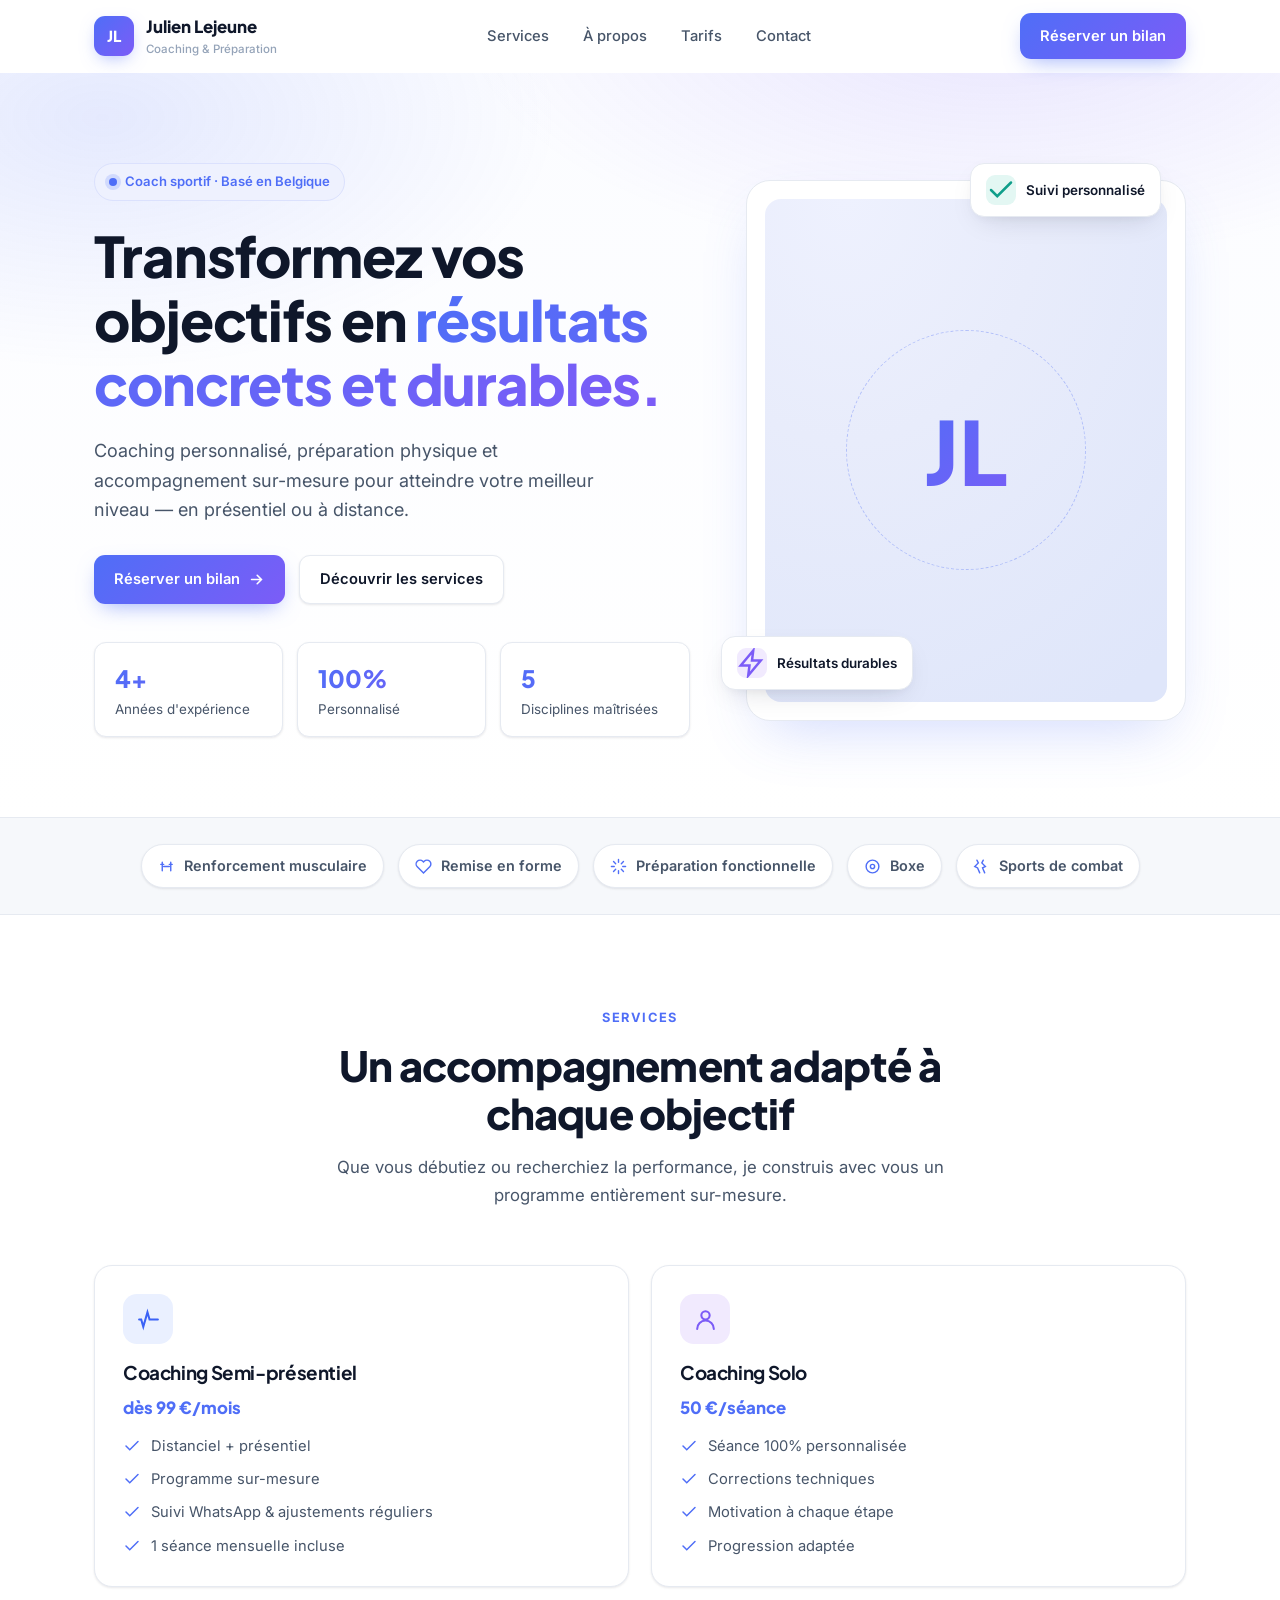
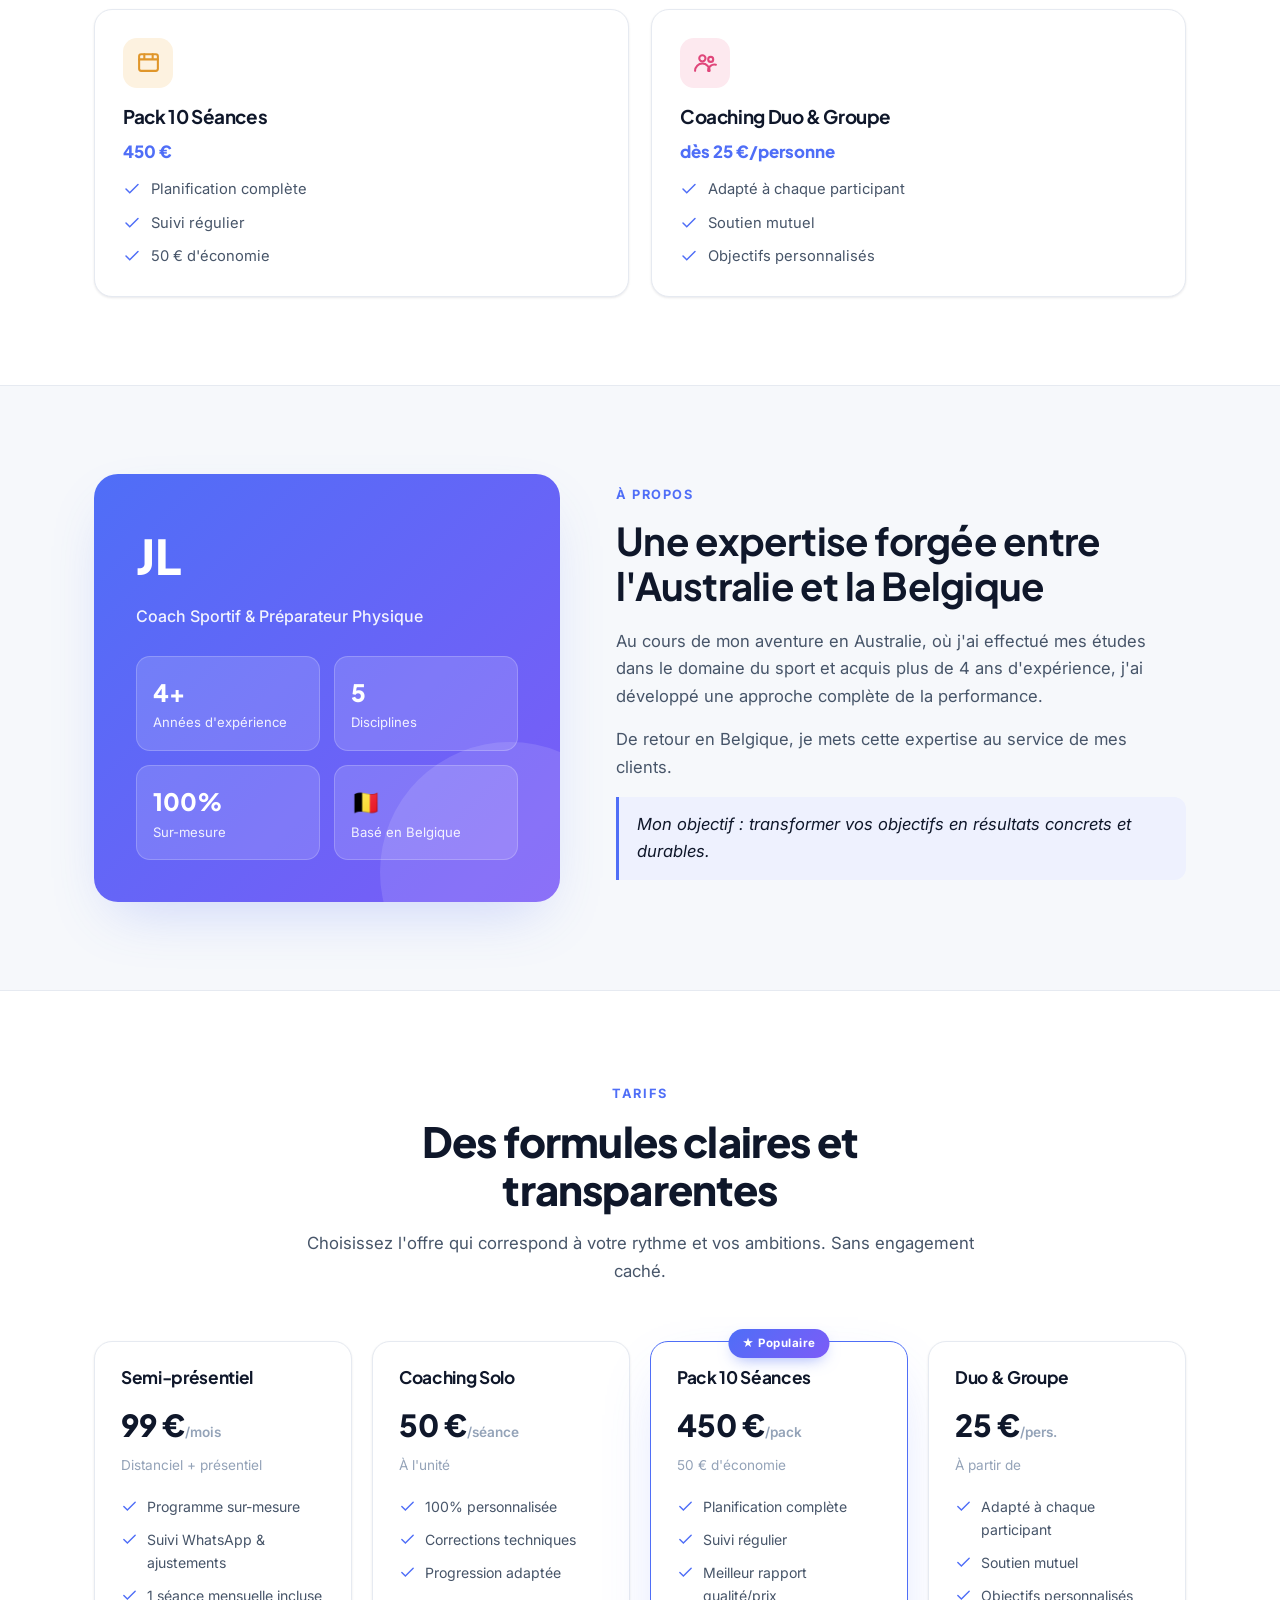
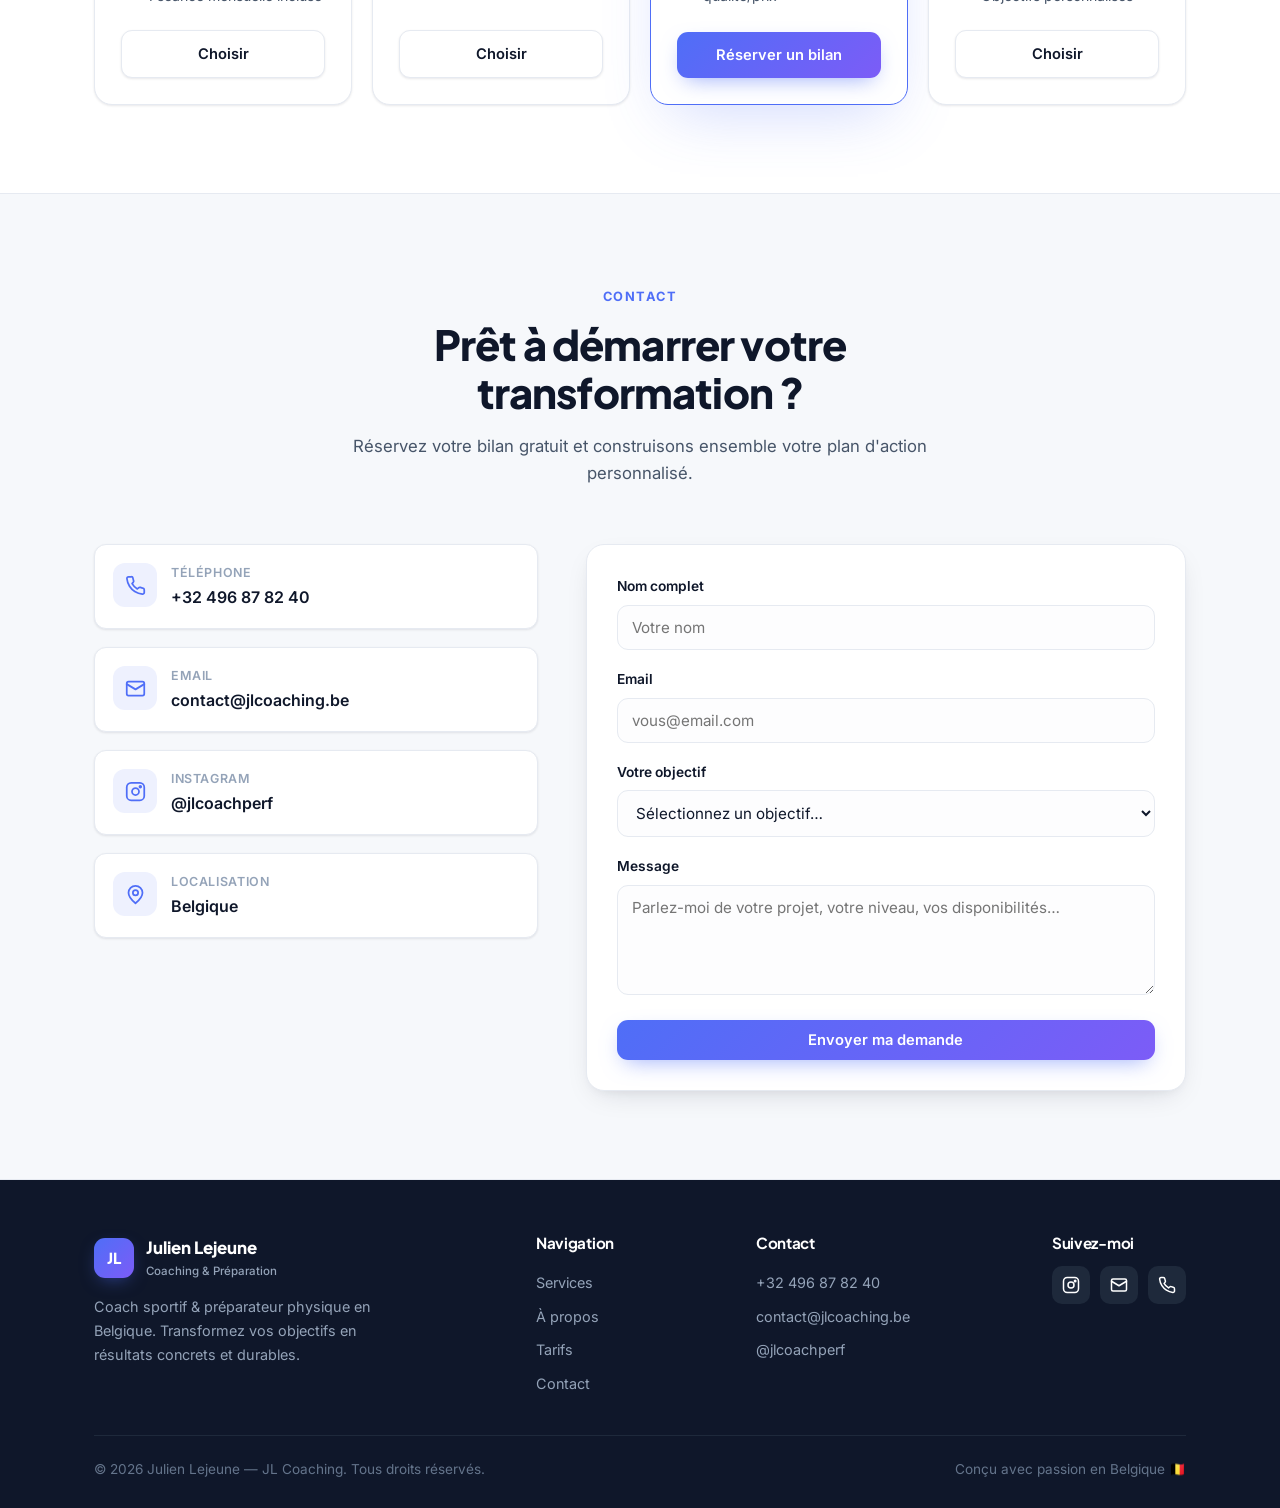
<file: variants/variant-3-clair.html>
<!DOCTYPE html>
<html lang="fr">
<head>
<meta charset="UTF-8">
<meta name="viewport" content="width=device-width, initial-scale=1.0">
<title>Julien Lejeune — Coach Sportif & Préparateur Physique</title>
<meta name="description" content="Julien Lejeune, coach sportif et préparateur physique en Belgique. Transformez vos objectifs en résultats concrets et durables.">
<link rel="preconnect" href="https://fonts.googleapis.com">
<link rel="preconnect" href="https://fonts.gstatic.com" crossorigin>
<link href="https://fonts.googleapis.com/css2?family=Inter:wght@400;500;600&family=Plus+Jakarta+Sans:wght@500;600;700;800&display=swap" rel="stylesheet">
<style>
  :root{
    --bg:#ffffff;
    --bg-soft:#f6f8fb;
    --bg-card:#ffffff;
    --text:#0f172a;
    --text-soft:#475569;
    --text-muted:#94a3b8;
    --border:#e6eaf1;
    --accent:#4f6ef7;
    --accent-2:#7c5cf7;
    --accent-soft:#eef1fe;
    --shadow-sm:0 1px 2px rgba(15,23,42,.04), 0 1px 3px rgba(15,23,42,.06);
    --shadow:0 10px 30px -12px rgba(15,23,42,.18), 0 4px 12px -6px rgba(15,23,42,.08);
    --shadow-lg:0 24px 60px -20px rgba(79,110,247,.28);
    --radius:18px;
    --radius-sm:12px;
    --max:1140px;
  }
  *{box-sizing:border-box;margin:0;padding:0}
  html{scroll-behavior:smooth}
  body{
    font-family:'Inter',system-ui,sans-serif;
    color:var(--text);
    background:var(--bg);
    line-height:1.65;
    -webkit-font-smoothing:antialiased;
    overflow-x:hidden;
  }
  h1,h2,h3,h4{font-family:'Plus Jakarta Sans',sans-serif;line-height:1.15;letter-spacing:-.02em;color:var(--text)}
  a{text-decoration:none;color:inherit}
  img,svg{display:block}
  .wrap{max-width:var(--max);margin:0 auto;padding:0 24px}
  .accent-text{background:linear-gradient(120deg,var(--accent),var(--accent-2));-webkit-background-clip:text;background-clip:text;color:transparent}

  /* Scroll progress bar */
  #progress{position:fixed;top:0;left:0;height:3px;width:0;z-index:200;
    background:linear-gradient(90deg,var(--accent),var(--accent-2));box-shadow:0 0 12px rgba(79,110,247,.5)}

  /* Nav */
  header{position:sticky;top:0;z-index:100;transition:.3s ease;
    background:rgba(255,255,255,.7);backdrop-filter:blur(0px);border-bottom:1px solid transparent}
  header.scrolled{background:rgba(255,255,255,.85);backdrop-filter:blur(14px);
    border-bottom:1px solid var(--border);box-shadow:0 4px 24px -16px rgba(15,23,42,.2)}
  .nav{display:flex;align-items:center;justify-content:space-between;height:72px}
  .brand{display:flex;align-items:center;gap:12px;font-family:'Plus Jakarta Sans';font-weight:800;font-size:1.05rem}
  .logo{width:40px;height:40px;border-radius:11px;display:grid;place-items:center;
    background:linear-gradient(135deg,var(--accent),var(--accent-2));color:#fff;font-weight:800;font-size:.95rem;
    box-shadow:0 6px 18px -6px rgba(79,110,247,.55)}
  .brand small{display:block;font-family:'Inter';font-weight:500;font-size:.72rem;color:var(--text-muted);letter-spacing:0}
  .nav-links{display:flex;align-items:center;gap:6px}
  .nav-links a{padding:9px 14px;border-radius:10px;font-size:.92rem;font-weight:500;color:var(--text-soft);transition:.2s}
  .nav-links a:hover{color:var(--text);background:var(--bg-soft)}
  .btn{display:inline-flex;align-items:center;gap:8px;font-weight:600;font-size:.92rem;border:none;cursor:pointer;
    padding:11px 20px;border-radius:11px;transition:.25s;font-family:'Inter'}
  .btn-primary{background:linear-gradient(135deg,var(--accent),var(--accent-2));color:#fff;
    box-shadow:0 8px 22px -8px rgba(79,110,247,.6)}
  .btn-primary:hover{transform:translateY(-2px);box-shadow:0 14px 30px -10px rgba(79,110,247,.65)}
  .btn-ghost{background:#fff;color:var(--text);border:1px solid var(--border);box-shadow:var(--shadow-sm)}
  .btn-ghost:hover{border-color:var(--accent);color:var(--accent);transform:translateY(-2px)}
  .burger{display:none;background:none;border:1px solid var(--border);border-radius:10px;width:42px;height:42px;
    cursor:pointer;align-items:center;justify-content:center}
  .burger svg{width:22px;height:22px;stroke:var(--text)}

  .mobile-menu{display:none;flex-direction:column;gap:4px;padding:12px 24px 20px;border-bottom:1px solid var(--border);
    background:#fff}
  .mobile-menu.open{display:flex}
  .mobile-menu a{padding:12px 14px;border-radius:10px;color:var(--text-soft);font-weight:500}
  .mobile-menu a:hover{background:var(--bg-soft)}
  .mobile-menu .btn{margin-top:8px;justify-content:center}

  /* Hero */
  .hero{position:relative;padding:90px 0 80px;overflow:hidden}
  .hero::before{content:"";position:absolute;inset:0;z-index:-1;
    background:
      radial-gradient(900px 420px at 78% -8%,rgba(124,92,247,.14),transparent 60%),
      radial-gradient(760px 420px at 8% 6%,rgba(79,110,247,.13),transparent 60%),
      linear-gradient(180deg,#fbfcff,#ffffff)}
  .hero-grid{display:grid;grid-template-columns:1.15fr .85fr;gap:56px;align-items:center}
  .badge{display:inline-flex;align-items:center;gap:8px;font-size:.82rem;font-weight:600;color:var(--accent);
    background:var(--accent-soft);border:1px solid #dbe1fd;padding:7px 14px;border-radius:999px;margin-bottom:22px}
  .badge .dot{width:8px;height:8px;border-radius:50%;background:var(--accent);box-shadow:0 0 0 4px rgba(79,110,247,.18)}
  .hero h1{font-size:clamp(2.3rem,5vw,3.5rem);font-weight:800;margin-bottom:20px}
  .hero p.lead{font-size:1.13rem;color:var(--text-soft);max-width:520px;margin-bottom:30px}
  .hero-cta{display:flex;gap:14px;flex-wrap:wrap;margin-bottom:38px}
  .stats{display:flex;gap:14px;flex-wrap:wrap}
  .stat{background:#fff;border:1px solid var(--border);border-radius:var(--radius-sm);padding:16px 20px;
    box-shadow:var(--shadow-sm);flex:1;min-width:140px}
  .stat .num{font-family:'Plus Jakarta Sans';font-weight:800;font-size:1.5rem;background:linear-gradient(120deg,var(--accent),var(--accent-2));-webkit-background-clip:text;background-clip:text;color:transparent}
  .stat .lab{font-size:.84rem;color:var(--text-soft)}

  /* Hero visual */
  .hero-visual{position:relative}
  .photo-card{background:#fff;border:1px solid var(--border);border-radius:24px;padding:18px;box-shadow:var(--shadow-lg);
    position:relative}
  .photo{aspect-ratio:4/5;border-radius:16px;background:
    radial-gradient(120% 120% at 20% 0%,#eef1fe 0%,#e8ecfb 40%,#dfe6fa 100%);
    display:grid;place-items:center;position:relative;overflow:hidden}
  .photo .jl{font-family:'Plus Jakarta Sans';font-weight:800;font-size:5.5rem;
    background:linear-gradient(135deg,var(--accent),var(--accent-2));-webkit-background-clip:text;background-clip:text;color:transparent}
  .photo .ring{position:absolute;width:240px;height:240px;border-radius:50%;border:1.5px dashed rgba(79,110,247,.35);
    animation:spin 28s linear infinite}
  @keyframes spin{to{transform:rotate(360deg)}}
  .float-chip{position:absolute;background:#fff;border:1px solid var(--border);border-radius:14px;padding:11px 15px;
    box-shadow:var(--shadow);display:flex;align-items:center;gap:10px;font-size:.84rem;font-weight:600}
  .float-chip .ic{width:30px;height:30px;border-radius:9px;display:grid;place-items:center}
  .float-chip.c1{top:-18px;right:24px;animation:floaty 5s ease-in-out infinite}
  .float-chip.c2{bottom:30px;left:-26px;animation:floaty 6s ease-in-out .8s infinite}
  @keyframes floaty{0%,100%{transform:translateY(0)}50%{transform:translateY(-9px)}}

  /* Specialties strip */
  .strip{background:var(--bg-soft);border-top:1px solid var(--border);border-bottom:1px solid var(--border)}
  .strip-inner{display:flex;flex-wrap:wrap;gap:14px;justify-content:center;align-items:center;padding:26px 24px}
  .spec{display:inline-flex;align-items:center;gap:9px;background:#fff;border:1px solid var(--border);
    border-radius:999px;padding:9px 16px;font-size:.9rem;font-weight:600;color:var(--text-soft);box-shadow:var(--shadow-sm)}
  .spec svg{width:17px;height:17px;stroke:var(--accent)}

  /* Sections */
  section{padding:88px 0}
  .sec-head{text-align:center;max-width:680px;margin:0 auto 56px}
  .eyebrow{display:inline-block;font-size:.8rem;font-weight:700;letter-spacing:.12em;text-transform:uppercase;
    color:var(--accent);margin-bottom:14px}
  .sec-head h2{font-size:clamp(1.9rem,3.6vw,2.6rem);font-weight:800;margin-bottom:16px}
  .sec-head p{color:var(--text-soft);font-size:1.05rem}
  .soft-bg{background:var(--bg-soft);border-top:1px solid var(--border);border-bottom:1px solid var(--border)}

  /* Services cards */
  .cards{display:grid;grid-template-columns:repeat(2,1fr);gap:22px}
  .card{background:var(--bg-card);border:1px solid var(--border);border-radius:var(--radius);padding:28px;
    box-shadow:var(--shadow-sm);transition:.3s;position:relative;overflow:hidden}
  .card:hover{transform:translateY(-5px);box-shadow:var(--shadow);border-color:#dbe1fd}
  .card .picon{width:50px;height:50px;border-radius:14px;display:grid;place-items:center;margin-bottom:18px}
  .picon svg{width:25px;height:25px}
  .pi-blue{background:#eaf0ff}.pi-blue svg{stroke:#3b62f6}
  .pi-violet{background:#f1eafe}.pi-violet svg{stroke:#7c5cf7}
  .pi-teal{background:#e3f7f3}.pi-teal svg{stroke:#0f9e8a}
  .pi-amber{background:#fdf2e0}.pi-amber svg{stroke:#e0962a}
  .pi-rose{background:#fde9ef}.pi-rose svg{stroke:#e0467a}
  .card h3{font-size:1.18rem;margin-bottom:10px}
  .card .price{font-family:'Plus Jakarta Sans';font-weight:800;font-size:1.05rem;color:var(--accent);margin-bottom:12px}
  .card ul{list-style:none;display:flex;flex-direction:column;gap:9px}
  .card li{display:flex;gap:10px;font-size:.92rem;color:var(--text-soft)}
  .card li svg{width:18px;height:18px;stroke:var(--accent);flex-shrink:0;margin-top:3px}

  /* About */
  .about-grid{display:grid;grid-template-columns:.9fr 1.1fr;gap:56px;align-items:center}
  .about-visual{background:linear-gradient(135deg,var(--accent),var(--accent-2));border-radius:24px;padding:42px;
    color:#fff;box-shadow:var(--shadow-lg);position:relative;overflow:hidden}
  .about-visual::after{content:"";position:absolute;width:260px;height:260px;border-radius:50%;
    background:rgba(255,255,255,.12);bottom:-100px;right:-80px}
  .about-visual .av-jl{font-family:'Plus Jakarta Sans';font-weight:800;font-size:3rem;margin-bottom:8px}
  .about-visual .av-role{opacity:.92;font-weight:500;margin-bottom:26px}
  .av-stats{display:grid;grid-template-columns:1fr 1fr;gap:14px;position:relative;z-index:1}
  .av-stat{background:rgba(255,255,255,.14);border:1px solid rgba(255,255,255,.2);border-radius:14px;padding:16px}
  .av-stat .n{font-family:'Plus Jakarta Sans';font-weight:800;font-size:1.5rem}
  .av-stat .l{font-size:.82rem;opacity:.9}
  .about-text h2{font-size:clamp(1.8rem,3.2vw,2.4rem);margin-bottom:20px}
  .about-text p{color:var(--text-soft);margin-bottom:16px;font-size:1.04rem}
  .about-text .quote{border-left:3px solid var(--accent);padding-left:18px;font-style:italic;color:var(--text);
    background:var(--accent-soft);border-radius:0 12px 12px 0;padding:14px 18px}

  /* Pricing */
  .pricing{display:grid;grid-template-columns:repeat(4,1fr);gap:20px;align-items:stretch}
  .price-card{background:#fff;border:1px solid var(--border);border-radius:var(--radius);padding:26px;
    box-shadow:var(--shadow-sm);display:flex;flex-direction:column;transition:.3s;position:relative}
  .price-card:hover{transform:translateY(-5px);box-shadow:var(--shadow)}
  .price-card.featured{border:1.5px solid var(--accent);box-shadow:var(--shadow-lg);transform:scale(1.03)}
  .price-card.featured:hover{transform:scale(1.03) translateY(-5px)}
  .pop{position:absolute;top:-13px;left:50%;transform:translateX(-50%);
    background:linear-gradient(135deg,var(--accent),var(--accent-2));color:#fff;font-size:.72rem;font-weight:700;
    padding:5px 14px;border-radius:999px;letter-spacing:.04em;box-shadow:0 6px 16px -6px rgba(79,110,247,.6)}
  .price-card h3{font-size:1.08rem;margin-bottom:6px}
  .price-card .amt{font-family:'Plus Jakarta Sans';font-weight:800;font-size:1.9rem;margin:6px 0 4px}
  .price-card .amt span{font-size:.85rem;font-weight:600;color:var(--text-muted);font-family:'Inter'}
  .price-card .sub{font-size:.85rem;color:var(--text-muted);margin-bottom:18px}
  .price-card ul{list-style:none;display:flex;flex-direction:column;gap:10px;margin-bottom:22px;flex:1}
  .price-card li{display:flex;gap:9px;font-size:.88rem;color:var(--text-soft)}
  .price-card li svg{width:17px;height:17px;stroke:var(--accent);flex-shrink:0;margin-top:3px}
  .price-card .btn{justify-content:center;width:100%}

  /* Contact */
  .contact-grid{display:grid;grid-template-columns:.85fr 1.15fr;gap:48px}
  .contact-info{display:flex;flex-direction:column;gap:18px}
  .ci-item{display:flex;gap:14px;align-items:flex-start;background:#fff;border:1px solid var(--border);
    border-radius:var(--radius-sm);padding:18px;box-shadow:var(--shadow-sm);transition:.25s}
  .ci-item:hover{border-color:#dbe1fd;transform:translateX(4px)}
  .ci-item .ic{width:44px;height:44px;border-radius:12px;background:var(--accent-soft);display:grid;place-items:center;flex-shrink:0}
  .ci-item .ic svg{width:21px;height:21px;stroke:var(--accent)}
  .ci-item .t{font-size:.78rem;color:var(--text-muted);font-weight:600;text-transform:uppercase;letter-spacing:.05em}
  .ci-item .v{font-weight:600}
  form{background:#fff;border:1px solid var(--border);border-radius:var(--radius);padding:30px;box-shadow:var(--shadow)}
  .field{margin-bottom:18px}
  label{display:block;font-size:.86rem;font-weight:600;margin-bottom:7px;color:var(--text)}
  input,textarea,select{width:100%;padding:12px 14px;border:1px solid var(--border);border-radius:11px;
    font-family:'Inter';font-size:.95rem;color:var(--text);background:#fdfdfe;transition:.2s}
  input:focus,textarea:focus,select:focus{outline:none;border-color:var(--accent);background:#fff;
    box-shadow:0 0 0 4px rgba(79,110,247,.13)}
  textarea{resize:vertical;min-height:110px}
  .err{color:#e0467a;font-size:.8rem;margin-top:5px;display:none}
  .field.invalid input,.field.invalid textarea,.field.invalid select{border-color:#e0467a;box-shadow:0 0 0 4px rgba(224,70,122,.12)}
  .field.invalid .err{display:block}
  .form-ok{display:none;background:#e3f7f3;border:1px solid #b9ebe1;color:#0a7c6b;padding:13px 16px;
    border-radius:11px;font-size:.9rem;font-weight:600;margin-bottom:18px}
  .form-ok.show{display:block}

  /* Footer */
  footer{background:#0f172a;color:#cbd5e1;padding:54px 0 28px}
  .foot-grid{display:flex;justify-content:space-between;flex-wrap:wrap;gap:30px;margin-bottom:34px}
  .foot-brand{max-width:300px}
  .foot-brand .brand{color:#fff;margin-bottom:14px}
  .foot-brand small{color:#94a3b8}
  .foot-brand p{font-size:.9rem;color:#94a3b8}
  .foot-col h4{color:#fff;font-size:.95rem;margin-bottom:14px;font-family:'Plus Jakarta Sans'}
  .foot-col a{display:block;color:#94a3b8;font-size:.9rem;padding:5px 0;transition:.2s}
  .foot-col a:hover{color:#fff}
  .foot-bottom{border-top:1px solid #1e293b;padding-top:22px;display:flex;justify-content:space-between;
    flex-wrap:wrap;gap:12px;font-size:.85rem;color:#64748b}
  .socials{display:flex;gap:10px}
  .socials a{width:38px;height:38px;border-radius:10px;background:#1e293b;display:grid;place-items:center;transition:.25s}
  .socials a:hover{background:var(--accent);transform:translateY(-3px)}
  .socials svg{width:18px;height:18px;stroke:#fff}

  /* Reveal */
  .reveal{opacity:0;transform:translateY(26px);transition:opacity .7s ease,transform .7s ease}
  .reveal.in{opacity:1;transform:none}

  /* Responsive */
  @media(max-width:980px){
    .hero-grid{grid-template-columns:1fr;gap:44px}
    .about-grid{grid-template-columns:1fr;gap:38px}
    .pricing{grid-template-columns:repeat(2,1fr)}
    .price-card.featured{transform:none}
    .price-card.featured:hover{transform:translateY(-5px)}
    .contact-grid{grid-template-columns:1fr}
  }
  @media(max-width:720px){
    .nav-links,.nav .btn{display:none}
    .burger{display:flex}
    .cards{grid-template-columns:1fr}
    .pricing{grid-template-columns:1fr}
    section{padding:64px 0}
    .hero{padding:60px 0 56px}
    .float-chip.c2{left:6px}
  }
</style>
</head>
<body>
<div id="progress"></div>

<header id="header">
  <div class="wrap nav">
    <a href="#hero" class="brand">
      <span class="logo">JL</span>
      <span>Julien Lejeune<small>Coaching & Préparation</small></span>
    </a>
    <nav class="nav-links">
      <a href="#services">Services</a>
      <a href="#apropos">À propos</a>
      <a href="#tarifs">Tarifs</a>
      <a href="#contact">Contact</a>
    </nav>
    <a href="#contact" class="btn btn-primary">Réserver un bilan</a>
    <button class="burger" id="burger" aria-label="Menu">
      <svg viewBox="0 0 24 24" fill="none" stroke-width="2" stroke-linecap="round"><line x1="4" y1="7" x2="20" y2="7"/><line x1="4" y1="12" x2="20" y2="12"/><line x1="4" y1="17" x2="20" y2="17"/></svg>
    </button>
  </div>
  <div class="mobile-menu" id="mobileMenu">
    <a href="#services">Services</a>
    <a href="#apropos">À propos</a>
    <a href="#tarifs">Tarifs</a>
    <a href="#contact">Contact</a>
    <a href="#contact" class="btn btn-primary">Réserver un bilan</a>
  </div>
</header>

<!-- HERO -->
<section class="hero" id="hero">
  <div class="wrap hero-grid">
    <div class="reveal">
      <span class="badge"><span class="dot"></span>Coach sportif · Basé en Belgique</span>
      <h1>Transformez vos objectifs en <span class="accent-text">résultats concrets et durables.</span></h1>
      <p class="lead">Coaching personnalisé, préparation physique et accompagnement sur-mesure pour atteindre votre meilleur niveau — en présentiel ou à distance.</p>
      <div class="hero-cta">
        <a href="#contact" class="btn btn-primary">
          Réserver un bilan
          <svg width="17" height="17" viewBox="0 0 24 24" fill="none" stroke="#fff" stroke-width="2.2" stroke-linecap="round"><path d="M5 12h14M13 6l6 6-6 6"/></svg>
        </a>
        <a href="#services" class="btn btn-ghost">Découvrir les services</a>
      </div>
      <div class="stats">
        <div class="stat"><div class="num">4+</div><div class="lab">Années d'expérience</div></div>
        <div class="stat"><div class="num">100%</div><div class="lab">Personnalisé</div></div>
        <div class="stat"><div class="num">5</div><div class="lab">Disciplines maîtrisées</div></div>
      </div>
    </div>
    <div class="hero-visual reveal">
      <div class="photo-card">
        <div class="photo">
          <div class="ring"></div>
          <span class="jl">JL</span>
        </div>
        <div class="float-chip c1">
          <span class="ic pi-teal"><svg viewBox="0 0 24 24" fill="none" stroke-width="2" stroke-linecap="round"><path d="M20 6L9 17l-5-5"/></svg></span>
          Suivi personnalisé
        </div>
        <div class="float-chip c2">
          <span class="ic pi-violet"><svg viewBox="0 0 24 24" fill="none" stroke-width="2" stroke-linecap="round"><path d="M13 2L3 14h7l-1 8 10-12h-7l1-8z"/></svg></span>
          Résultats durables
        </div>
      </div>
    </div>
  </div>
</section>

<!-- SPECIALTIES STRIP -->
<div class="strip">
  <div class="wrap strip-inner reveal">
    <span class="spec"><svg viewBox="0 0 24 24" fill="none" stroke-width="2" stroke-linecap="round"><path d="M6 6v12M18 6v12M4 9h4M16 9h4M8 12h8"/></svg>Renforcement musculaire</span>
    <span class="spec"><svg viewBox="0 0 24 24" fill="none" stroke-width="2" stroke-linecap="round"><path d="M20.8 4.6a5.5 5.5 0 00-7.8 0L12 5.6l-1-1a5.5 5.5 0 00-7.8 7.8l8.8 8.8 8.8-8.8a5.5 5.5 0 000-7.8z"/></svg>Remise en forme</span>
    <span class="spec"><svg viewBox="0 0 24 24" fill="none" stroke-width="2" stroke-linecap="round"><path d="M12 2v4M12 18v4M2 12h4M18 12h4M5 5l3 3M16 16l3 3M19 5l-3 3M8 16l-3 3"/></svg>Préparation fonctionnelle</span>
    <span class="spec"><svg viewBox="0 0 24 24" fill="none" stroke-width="2" stroke-linecap="round"><circle cx="12" cy="12" r="9"/><circle cx="12" cy="12" r="3"/></svg>Boxe</span>
    <span class="spec"><svg viewBox="0 0 24 24" fill="none" stroke-width="2" stroke-linecap="round"><path d="M14.5 3l-2 4 5 5-4 2 3 7M9.5 21l-3-7-4-2 5-5-2-4"/></svg>Sports de combat</span>
  </div>
</div>

<!-- SERVICES -->
<section id="services">
  <div class="wrap">
    <div class="sec-head reveal">
      <span class="eyebrow">Services</span>
      <h2>Un accompagnement adapté à chaque objectif</h2>
      <p>Que vous débutiez ou recherchiez la performance, je construis avec vous un programme entièrement sur-mesure.</p>
    </div>
    <div class="cards">
      <div class="card reveal">
        <div class="picon pi-blue"><svg viewBox="0 0 24 24" fill="none" stroke-width="2" stroke-linecap="round"><path d="M3 12h2l2 7 4-14 2 7h8"/></svg></div>
        <h3>Coaching Semi-présentiel</h3>
        <div class="price">dès 99 €/mois</div>
        <ul>
          <li><svg viewBox="0 0 24 24" fill="none" stroke-width="2" stroke-linecap="round"><path d="M20 6L9 17l-5-5"/></svg>Distanciel + présentiel</li>
          <li><svg viewBox="0 0 24 24" fill="none" stroke-width="2" stroke-linecap="round"><path d="M20 6L9 17l-5-5"/></svg>Programme sur-mesure</li>
          <li><svg viewBox="0 0 24 24" fill="none" stroke-width="2" stroke-linecap="round"><path d="M20 6L9 17l-5-5"/></svg>Suivi WhatsApp & ajustements réguliers</li>
          <li><svg viewBox="0 0 24 24" fill="none" stroke-width="2" stroke-linecap="round"><path d="M20 6L9 17l-5-5"/></svg>1 séance mensuelle incluse</li>
        </ul>
      </div>
      <div class="card reveal">
        <div class="picon pi-violet"><svg viewBox="0 0 24 24" fill="none" stroke-width="2" stroke-linecap="round"><circle cx="12" cy="8" r="4"/><path d="M4 21a8 8 0 0116 0"/></svg></div>
        <h3>Coaching Solo</h3>
        <div class="price">50 €/séance</div>
        <ul>
          <li><svg viewBox="0 0 24 24" fill="none" stroke-width="2" stroke-linecap="round"><path d="M20 6L9 17l-5-5"/></svg>Séance 100% personnalisée</li>
          <li><svg viewBox="0 0 24 24" fill="none" stroke-width="2" stroke-linecap="round"><path d="M20 6L9 17l-5-5"/></svg>Corrections techniques</li>
          <li><svg viewBox="0 0 24 24" fill="none" stroke-width="2" stroke-linecap="round"><path d="M20 6L9 17l-5-5"/></svg>Motivation à chaque étape</li>
          <li><svg viewBox="0 0 24 24" fill="none" stroke-width="2" stroke-linecap="round"><path d="M20 6L9 17l-5-5"/></svg>Progression adaptée</li>
        </ul>
      </div>
      <div class="card reveal">
        <div class="picon pi-amber"><svg viewBox="0 0 24 24" fill="none" stroke-width="2" stroke-linecap="round"><rect x="3" y="4" width="18" height="16" rx="2"/><path d="M3 9h18M8 4v5M16 4v5"/></svg></div>
        <h3>Pack 10 Séances</h3>
        <div class="price">450 €</div>
        <ul>
          <li><svg viewBox="0 0 24 24" fill="none" stroke-width="2" stroke-linecap="round"><path d="M20 6L9 17l-5-5"/></svg>Planification complète</li>
          <li><svg viewBox="0 0 24 24" fill="none" stroke-width="2" stroke-linecap="round"><path d="M20 6L9 17l-5-5"/></svg>Suivi régulier</li>
          <li><svg viewBox="0 0 24 24" fill="none" stroke-width="2" stroke-linecap="round"><path d="M20 6L9 17l-5-5"/></svg>50 € d'économie</li>
        </ul>
      </div>
      <div class="card reveal">
        <div class="picon pi-rose"><svg viewBox="0 0 24 24" fill="none" stroke-width="2" stroke-linecap="round"><circle cx="9" cy="8" r="3"/><circle cx="17" cy="9" r="2.4"/><path d="M2 20a7 7 0 0114 0M14.5 20a6 6 0 017.5-5.8"/></svg></div>
        <h3>Coaching Duo & Groupe</h3>
        <div class="price">dès 25 €/personne</div>
        <ul>
          <li><svg viewBox="0 0 24 24" fill="none" stroke-width="2" stroke-linecap="round"><path d="M20 6L9 17l-5-5"/></svg>Adapté à chaque participant</li>
          <li><svg viewBox="0 0 24 24" fill="none" stroke-width="2" stroke-linecap="round"><path d="M20 6L9 17l-5-5"/></svg>Soutien mutuel</li>
          <li><svg viewBox="0 0 24 24" fill="none" stroke-width="2" stroke-linecap="round"><path d="M20 6L9 17l-5-5"/></svg>Objectifs personnalisés</li>
        </ul>
      </div>
    </div>
  </div>
</section>

<!-- ABOUT -->
<section id="apropos" class="soft-bg">
  <div class="wrap about-grid">
    <div class="about-visual reveal">
      <div class="av-jl">JL</div>
      <div class="av-role">Coach Sportif & Préparateur Physique</div>
      <div class="av-stats">
        <div class="av-stat"><div class="n">4+</div><div class="l">Années d'expérience</div></div>
        <div class="av-stat"><div class="n">5</div><div class="l">Disciplines</div></div>
        <div class="av-stat"><div class="n">100%</div><div class="l">Sur-mesure</div></div>
        <div class="av-stat"><div class="n">🇧🇪</div><div class="l">Basé en Belgique</div></div>
      </div>
    </div>
    <div class="about-text reveal">
      <span class="eyebrow">À propos</span>
      <h2>Une expertise forgée entre l'Australie et la Belgique</h2>
      <p>Au cours de mon aventure en Australie, où j'ai effectué mes études dans le domaine du sport et acquis plus de 4 ans d'expérience, j'ai développé une approche complète de la performance.</p>
      <p>De retour en Belgique, je mets cette expertise au service de mes clients.</p>
      <p class="quote">Mon objectif : transformer vos objectifs en résultats concrets et durables.</p>
    </div>
  </div>
</section>

<!-- PRICING -->
<section id="tarifs">
  <div class="wrap">
    <div class="sec-head reveal">
      <span class="eyebrow">Tarifs</span>
      <h2>Des formules claires et transparentes</h2>
      <p>Choisissez l'offre qui correspond à votre rythme et vos ambitions. Sans engagement caché.</p>
    </div>
    <div class="pricing">
      <div class="price-card reveal">
        <h3>Semi-présentiel</h3>
        <div class="amt">99 €<span>/mois</span></div>
        <div class="sub">Distanciel + présentiel</div>
        <ul>
          <li><svg viewBox="0 0 24 24" fill="none" stroke-width="2" stroke-linecap="round"><path d="M20 6L9 17l-5-5"/></svg>Programme sur-mesure</li>
          <li><svg viewBox="0 0 24 24" fill="none" stroke-width="2" stroke-linecap="round"><path d="M20 6L9 17l-5-5"/></svg>Suivi WhatsApp & ajustements</li>
          <li><svg viewBox="0 0 24 24" fill="none" stroke-width="2" stroke-linecap="round"><path d="M20 6L9 17l-5-5"/></svg>1 séance mensuelle incluse</li>
        </ul>
        <a href="#contact" class="btn btn-ghost">Choisir</a>
      </div>
      <div class="price-card reveal">
        <h3>Coaching Solo</h3>
        <div class="amt">50 €<span>/séance</span></div>
        <div class="sub">À l'unité</div>
        <ul>
          <li><svg viewBox="0 0 24 24" fill="none" stroke-width="2" stroke-linecap="round"><path d="M20 6L9 17l-5-5"/></svg>100% personnalisée</li>
          <li><svg viewBox="0 0 24 24" fill="none" stroke-width="2" stroke-linecap="round"><path d="M20 6L9 17l-5-5"/></svg>Corrections techniques</li>
          <li><svg viewBox="0 0 24 24" fill="none" stroke-width="2" stroke-linecap="round"><path d="M20 6L9 17l-5-5"/></svg>Progression adaptée</li>
        </ul>
        <a href="#contact" class="btn btn-ghost">Choisir</a>
      </div>
      <div class="price-card featured reveal">
        <span class="pop">★ Populaire</span>
        <h3>Pack 10 Séances</h3>
        <div class="amt">450 €<span>/pack</span></div>
        <div class="sub">50 € d'économie</div>
        <ul>
          <li><svg viewBox="0 0 24 24" fill="none" stroke-width="2" stroke-linecap="round"><path d="M20 6L9 17l-5-5"/></svg>Planification complète</li>
          <li><svg viewBox="0 0 24 24" fill="none" stroke-width="2" stroke-linecap="round"><path d="M20 6L9 17l-5-5"/></svg>Suivi régulier</li>
          <li><svg viewBox="0 0 24 24" fill="none" stroke-width="2" stroke-linecap="round"><path d="M20 6L9 17l-5-5"/></svg>Meilleur rapport qualité/prix</li>
        </ul>
        <a href="#contact" class="btn btn-primary">Réserver un bilan</a>
      </div>
      <div class="price-card reveal">
        <h3>Duo & Groupe</h3>
        <div class="amt">25 €<span>/pers.</span></div>
        <div class="sub">À partir de</div>
        <ul>
          <li><svg viewBox="0 0 24 24" fill="none" stroke-width="2" stroke-linecap="round"><path d="M20 6L9 17l-5-5"/></svg>Adapté à chaque participant</li>
          <li><svg viewBox="0 0 24 24" fill="none" stroke-width="2" stroke-linecap="round"><path d="M20 6L9 17l-5-5"/></svg>Soutien mutuel</li>
          <li><svg viewBox="0 0 24 24" fill="none" stroke-width="2" stroke-linecap="round"><path d="M20 6L9 17l-5-5"/></svg>Objectifs personnalisés</li>
        </ul>
        <a href="#contact" class="btn btn-ghost">Choisir</a>
      </div>
    </div>
  </div>
</section>

<!-- CONTACT -->
<section id="contact" class="soft-bg">
  <div class="wrap">
    <div class="sec-head reveal">
      <span class="eyebrow">Contact</span>
      <h2>Prêt à démarrer votre transformation ?</h2>
      <p>Réservez votre bilan gratuit et construisons ensemble votre plan d'action personnalisé.</p>
    </div>
    <div class="contact-grid">
      <div class="contact-info reveal">
        <a href="tel:+32496878240" class="ci-item">
          <span class="ic"><svg viewBox="0 0 24 24" fill="none" stroke-width="2" stroke-linecap="round" stroke-linejoin="round"><path d="M22 16.9v3a2 2 0 01-2.2 2 19.8 19.8 0 01-8.6-3 19.5 19.5 0 01-6-6 19.8 19.8 0 01-3-8.6A2 2 0 014.1 2h3a2 2 0 012 1.7c.1.9.4 1.8.7 2.7a2 2 0 01-.5 2.1L8.1 9.9a16 16 0 006 6l1.4-1.2a2 2 0 012.1-.5c.9.3 1.8.6 2.7.7a2 2 0 011.7 2z"/></svg></span>
          <div><div class="t">Téléphone</div><div class="v">+32 496 87 82 40</div></div>
        </a>
        <a href="mailto:contact@jlcoaching.be" class="ci-item">
          <span class="ic"><svg viewBox="0 0 24 24" fill="none" stroke-width="2" stroke-linecap="round" stroke-linejoin="round"><rect x="2" y="4" width="20" height="16" rx="2"/><path d="M2 7l10 6 10-6"/></svg></span>
          <div><div class="t">Email</div><div class="v">contact@jlcoaching.be</div></div>
        </a>
        <a href="https://instagram.com/jlcoachperf" target="_blank" rel="noopener" class="ci-item">
          <span class="ic"><svg viewBox="0 0 24 24" fill="none" stroke-width="2" stroke-linecap="round" stroke-linejoin="round"><rect x="2" y="2" width="20" height="20" rx="5"/><circle cx="12" cy="12" r="4"/><circle cx="17.5" cy="6.5" r="1"/></svg></span>
          <div><div class="t">Instagram</div><div class="v">@jlcoachperf</div></div>
        </a>
        <a href="#" class="ci-item" style="cursor:default">
          <span class="ic"><svg viewBox="0 0 24 24" fill="none" stroke-width="2" stroke-linecap="round" stroke-linejoin="round"><path d="M12 2a8 8 0 00-8 8c0 5.5 8 12 8 12s8-6.5 8-12a8 8 0 00-8-8z"/><circle cx="12" cy="10" r="3"/></svg></span>
          <div><div class="t">Localisation</div><div class="v">Belgique</div></div>
        </a>
      </div>

      <form id="contactForm" novalidate class="reveal">
        <div class="form-ok" id="formOk">Merci ! Votre demande a bien été enregistrée. Je vous recontacte rapidement.</div>
        <div class="field" id="f-nom">
          <label for="nom">Nom complet</label>
          <input type="text" id="nom" name="nom" placeholder="Votre nom">
          <span class="err">Merci d'indiquer votre nom.</span>
        </div>
        <div class="field" id="f-email">
          <label for="email">Email</label>
          <input type="email" id="email" name="email" placeholder="vous@email.com">
          <span class="err">Merci d'indiquer un email valide.</span>
        </div>
        <div class="field" id="f-objectif">
          <label for="objectif">Votre objectif</label>
          <select id="objectif" name="objectif">
            <option value="">Sélectionnez un objectif…</option>
            <option>Renforcement musculaire</option>
            <option>Remise en forme</option>
            <option>Préparation fonctionnelle</option>
            <option>Boxe</option>
            <option>Sports de combat</option>
            <option>Autre</option>
          </select>
          <span class="err">Merci de choisir un objectif.</span>
        </div>
        <div class="field" id="f-message">
          <label for="message">Message</label>
          <textarea id="message" name="message" placeholder="Parlez-moi de votre projet, votre niveau, vos disponibilités…"></textarea>
          <span class="err">Merci d'écrire un court message.</span>
        </div>
        <button type="submit" class="btn btn-primary" style="width:100%;justify-content:center">Envoyer ma demande</button>
      </form>
    </div>
  </div>
</section>

<!-- FOOTER -->
<footer>
  <div class="wrap">
    <div class="foot-grid">
      <div class="foot-brand">
        <div class="brand"><span class="logo">JL</span><span style="color:#fff">Julien Lejeune<small>Coaching & Préparation</small></span></div>
        <p>Coach sportif & préparateur physique en Belgique. Transformez vos objectifs en résultats concrets et durables.</p>
      </div>
      <div class="foot-col">
        <h4>Navigation</h4>
        <a href="#services">Services</a>
        <a href="#apropos">À propos</a>
        <a href="#tarifs">Tarifs</a>
        <a href="#contact">Contact</a>
      </div>
      <div class="foot-col">
        <h4>Contact</h4>
        <a href="tel:+32496878240">+32 496 87 82 40</a>
        <a href="mailto:contact@jlcoaching.be">contact@jlcoaching.be</a>
        <a href="https://instagram.com/jlcoachperf" target="_blank" rel="noopener">@jlcoachperf</a>
      </div>
      <div class="foot-col">
        <h4>Suivez-moi</h4>
        <div class="socials">
          <a href="https://instagram.com/jlcoachperf" target="_blank" rel="noopener" aria-label="Instagram"><svg viewBox="0 0 24 24" fill="none" stroke-width="2" stroke-linecap="round" stroke-linejoin="round"><rect x="2" y="2" width="20" height="20" rx="5"/><circle cx="12" cy="12" r="4"/><circle cx="17.5" cy="6.5" r="1"/></svg></a>
          <a href="mailto:contact@jlcoaching.be" aria-label="Email"><svg viewBox="0 0 24 24" fill="none" stroke-width="2" stroke-linecap="round" stroke-linejoin="round"><rect x="2" y="4" width="20" height="16" rx="2"/><path d="M2 7l10 6 10-6"/></svg></a>
          <a href="tel:+32496878240" aria-label="Téléphone"><svg viewBox="0 0 24 24" fill="none" stroke-width="2" stroke-linecap="round" stroke-linejoin="round"><path d="M22 16.9v3a2 2 0 01-2.2 2 19.8 19.8 0 01-8.6-3 19.5 19.5 0 01-6-6 19.8 19.8 0 01-3-8.6A2 2 0 014.1 2h3a2 2 0 012 1.7c.1.9.4 1.8.7 2.7a2 2 0 01-.5 2.1L8.1 9.9a16 16 0 006 6l1.4-1.2a2 2 0 012.1-.5c.9.3 1.8.6 2.7.7a2 2 0 011.7 2z"/></svg></a>
        </div>
      </div>
    </div>
    <div class="foot-bottom">
      <span>© 2026 Julien Lejeune — JL Coaching. Tous droits réservés.</span>
      <span>Conçu avec passion en Belgique 🇧🇪</span>
    </div>
  </div>
</footer>

<script>
  // Scroll progress + sticky nav
  const header=document.getElementById('header');
  const progress=document.getElementById('progress');
  function onScroll(){
    const st=window.scrollY||document.documentElement.scrollTop;
    const h=document.documentElement.scrollHeight-document.documentElement.clientHeight;
    progress.style.width=(h>0?(st/h)*100:0)+'%';
    header.classList.toggle('scrolled',st>20);
  }
  window.addEventListener('scroll',onScroll,{passive:true});
  onScroll();

  // Mobile menu
  const burger=document.getElementById('burger');
  const menu=document.getElementById('mobileMenu');
  burger.addEventListener('click',()=>menu.classList.toggle('open'));
  menu.querySelectorAll('a').forEach(a=>a.addEventListener('click',()=>menu.classList.remove('open')));

  // Reveal on scroll
  const io=new IntersectionObserver((entries)=>{
    entries.forEach(e=>{if(e.isIntersecting){e.target.classList.add('in');io.unobserve(e.target);}});
  },{threshold:.12});
  document.querySelectorAll('.reveal').forEach((el,i)=>{
    el.style.transitionDelay=(i%4*60)+'ms';
    io.observe(el);
  });

  // Form validation (front-end only, no real submit)
  const form=document.getElementById('contactForm');
  const ok=document.getElementById('formOk');
  function setErr(id,bad){document.getElementById(id).classList.toggle('invalid',bad);}
  form.addEventListener('submit',(e)=>{
    e.preventDefault();
    const nom=document.getElementById('nom').value.trim();
    const email=document.getElementById('email').value.trim();
    const objectif=document.getElementById('objectif').value;
    const message=document.getElementById('message').value.trim();
    const emailOk=/^[^\s@]+@[^\s@]+\.[^\s@]+$/.test(email);
    const bNom=!nom, bEmail=!emailOk, bObj=!objectif, bMsg=message.length<5;
    setErr('f-nom',bNom);setErr('f-email',bEmail);setErr('f-objectif',bObj);setErr('f-message',bMsg);
    if(bNom||bEmail||bObj||bMsg){
      ok.classList.remove('show');
      const first=form.querySelector('.field.invalid input,.field.invalid select,.field.invalid textarea');
      if(first)first.focus();
      return;
    }
    ok.classList.add('show');
    form.reset();
    ok.scrollIntoView({behavior:'smooth',block:'center'});
  });
  // Clear error on input
  ['nom','email','objectif','message'].forEach(id=>{
    const el=document.getElementById(id);
    el.addEventListener('input',()=>setErr('f-'+id,false));
    el.addEventListener('change',()=>setErr('f-'+id,false));
  });
</script>
</body>
</html>
</file>
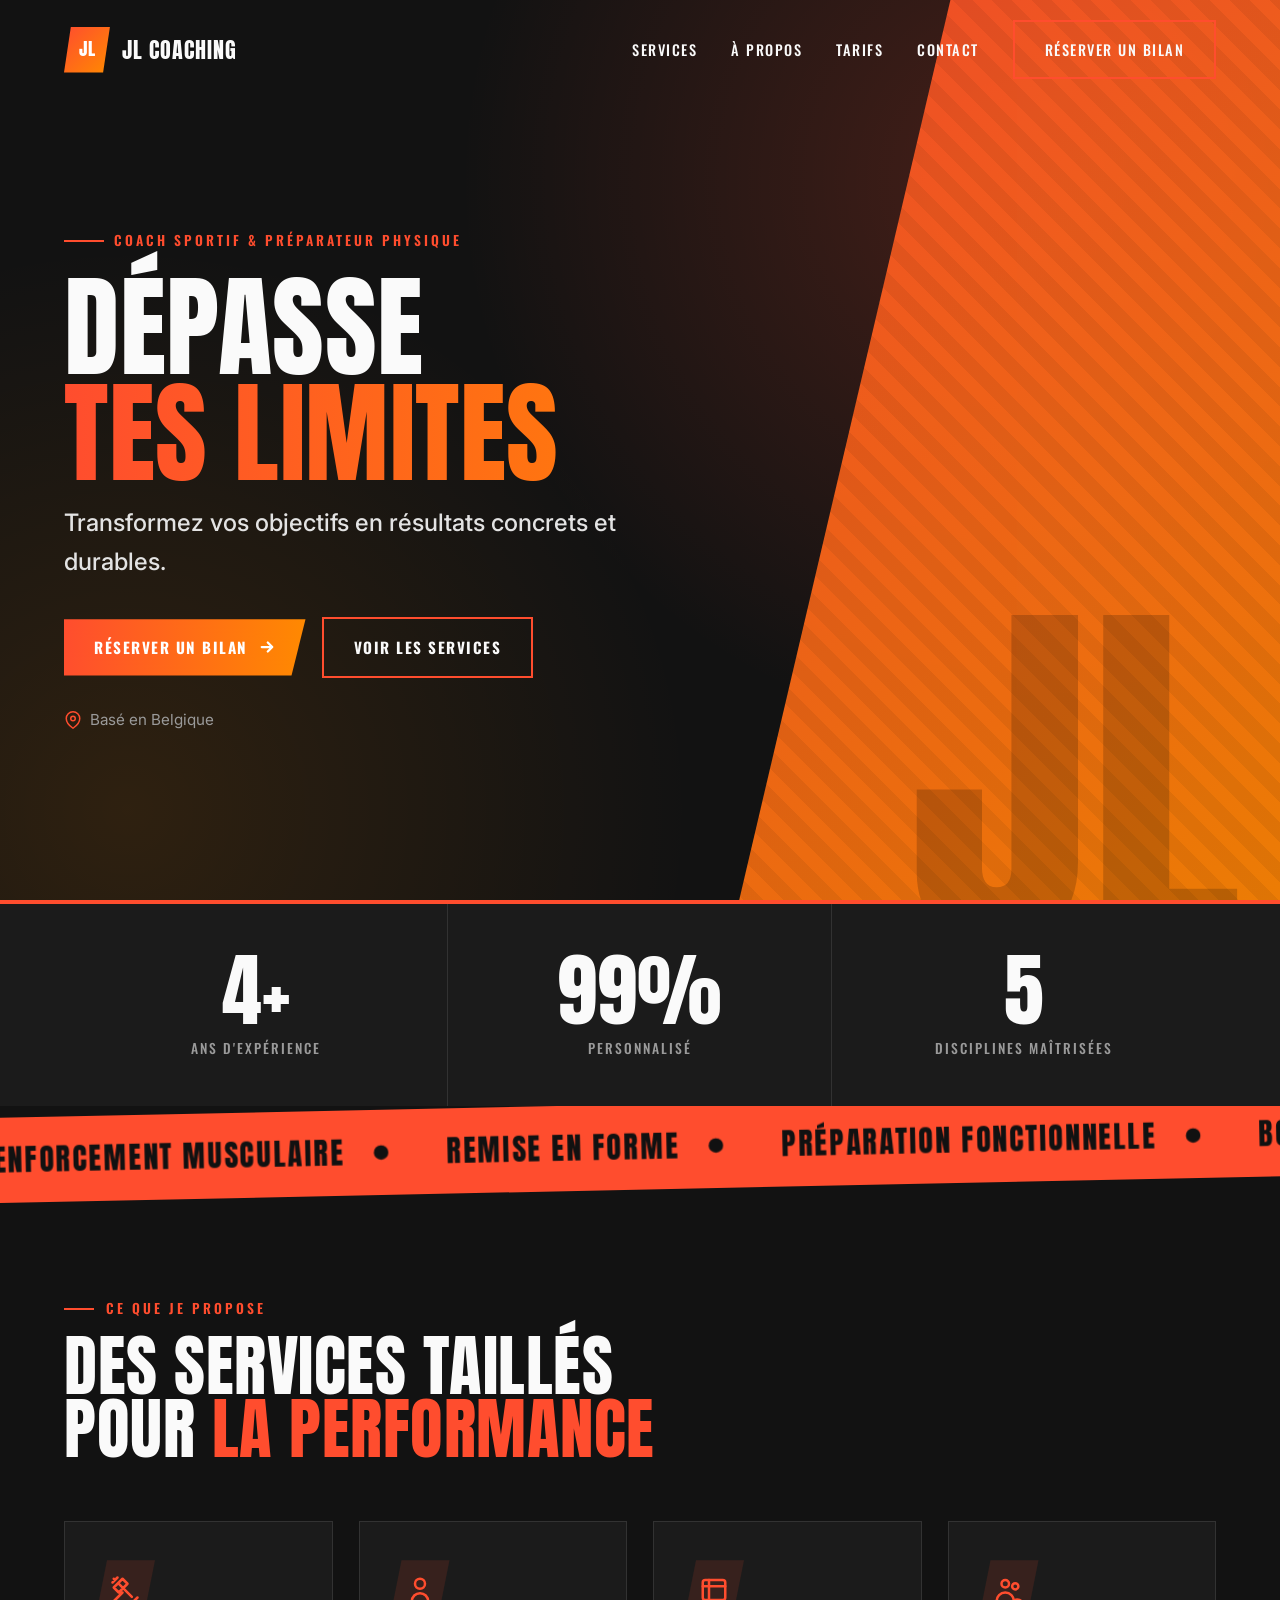
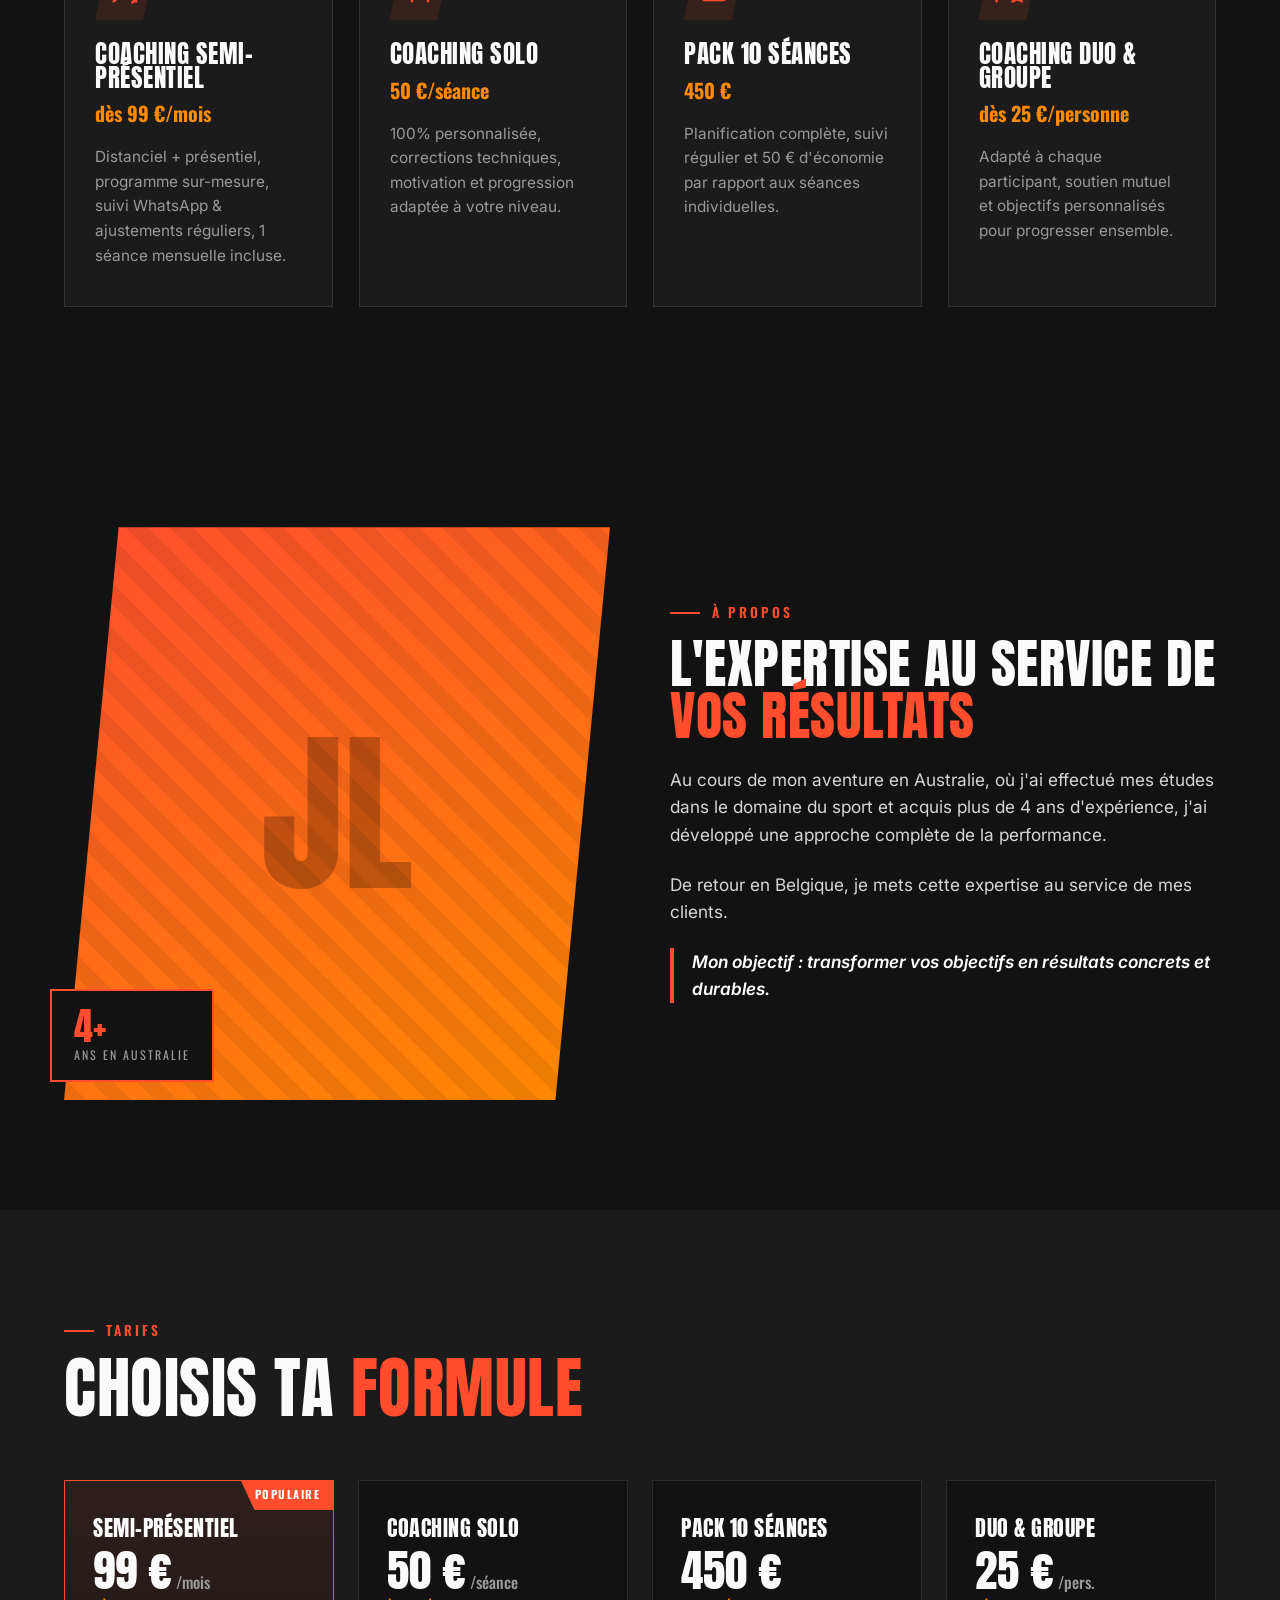
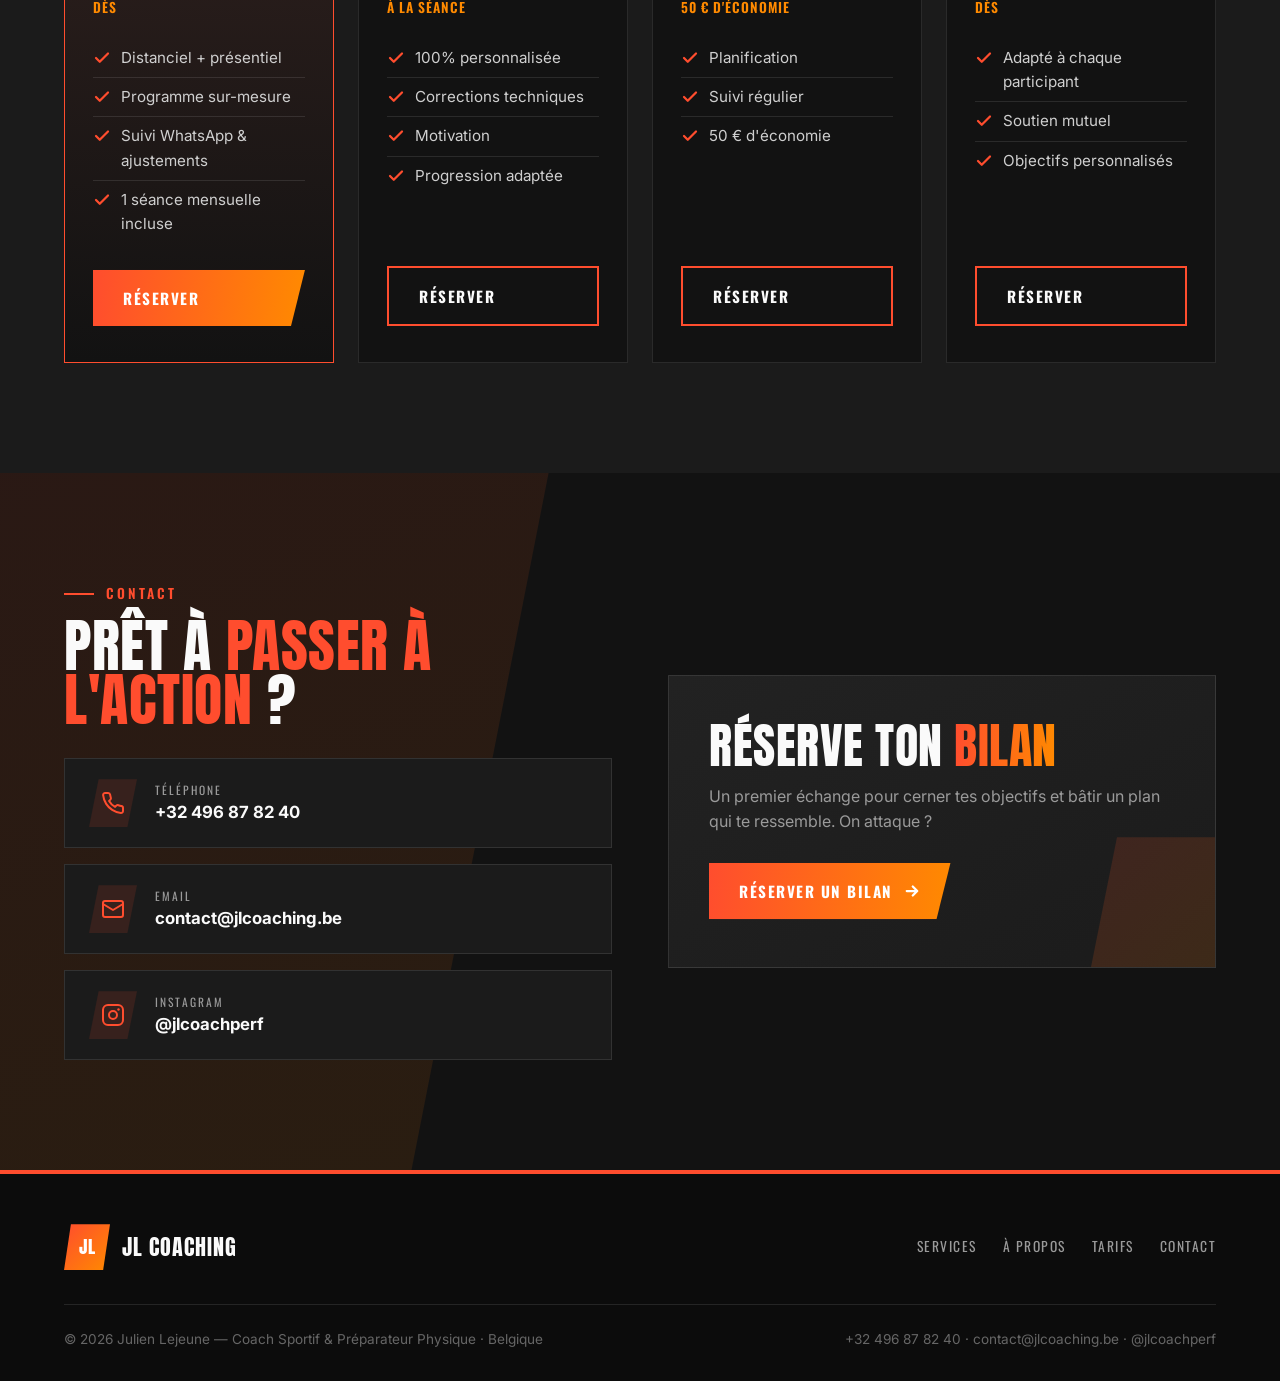
<file: variants/variant-4-dynamique.html>
<!DOCTYPE html>
<html lang="fr">
<head>
<meta charset="UTF-8">
<meta name="viewport" content="width=device-width, initial-scale=1.0">
<title>Julien Lejeune — Coach Sportif & Préparateur Physique</title>
<link rel="preconnect" href="https://fonts.googleapis.com">
<link rel="preconnect" href="https://fonts.gstatic.com" crossorigin>
<link href="https://fonts.googleapis.com/css2?family=Anton&family=Oswald:wght@400;500;600;700&family=Inter:wght@400;500;600;700;800&display=swap" rel="stylesheet">
<style>
  :root{
    --charcoal:#121212;
    --charcoal-2:#1b1b1b;
    --charcoal-3:#222;
    --orange:#ff4d2e;
    --amber:#ff8a00;
    --white:#fafafa;
    --grey:#9a9a9a;
    --line:rgba(255,255,255,.1);
  }
  *{margin:0;padding:0;box-sizing:border-box}
  html{scroll-behavior:smooth}
  body{
    font-family:'Inter',sans-serif;
    background:var(--charcoal);
    color:var(--white);
    overflow-x:hidden;
    line-height:1.6;
  }
  h1,h2,h3,.display{font-family:'Anton',sans-serif;font-weight:400;text-transform:uppercase;line-height:.95;letter-spacing:.5px}
  .oswald{font-family:'Oswald',sans-serif}
  a{color:inherit;text-decoration:none}
  img,svg{display:block}
  .container{width:100%;max-width:1200px;margin:0 auto;padding:0 24px}
  .accent{color:var(--orange)}
  .grad-text{background:linear-gradient(90deg,var(--orange),var(--amber));-webkit-background-clip:text;background-clip:text;color:transparent}

  /* BUTTONS */
  .btn{
    display:inline-flex;align-items:center;gap:10px;
    font-family:'Oswald',sans-serif;font-weight:700;text-transform:uppercase;letter-spacing:1.5px;
    font-size:.95rem;padding:16px 30px;border:none;cursor:pointer;
    background:linear-gradient(95deg,var(--orange),var(--amber));color:#fff;
    clip-path:polygon(0 0,100% 0,calc(100% - 14px) 100%,0 100%);
    transition:transform .2s ease,box-shadow .2s ease,filter .2s ease;
    box-shadow:0 10px 30px rgba(255,77,46,.35);
  }
  .btn:hover{transform:translateY(-3px) skewX(-3deg);box-shadow:0 16px 40px rgba(255,77,46,.5);filter:brightness(1.08)}
  .btn-ghost{
    background:transparent;border:2px solid var(--orange);color:var(--white);
    clip-path:none;box-shadow:none;
  }
  .btn-ghost:hover{background:var(--orange);box-shadow:0 10px 30px rgba(255,77,46,.4)}

  /* HEADER */
  header{position:fixed;top:0;left:0;right:0;z-index:100;transition:background .3s,padding .3s,box-shadow .3s;padding:20px 0}
  header.scrolled{background:rgba(18,18,18,.92);backdrop-filter:blur(10px);padding:12px 0;box-shadow:0 4px 30px rgba(0,0,0,.5)}
  .nav{display:flex;align-items:center;justify-content:space-between}
  .logo{display:flex;align-items:center;gap:12px;font-family:'Anton',sans-serif;font-size:1.4rem;letter-spacing:1px}
  .logo-mark{
    width:46px;height:46px;display:grid;place-items:center;font-family:'Anton';font-size:1.1rem;color:#fff;
    background:linear-gradient(135deg,var(--orange),var(--amber));
    clip-path:polygon(15% 0,100% 0,85% 100%,0 100%);
  }
  .nav-links{display:flex;align-items:center;gap:34px}
  .nav-links a{font-family:'Oswald';text-transform:uppercase;font-weight:500;letter-spacing:1.5px;font-size:.9rem;position:relative}
  .nav-links a:not(.btn)::after{content:"";position:absolute;left:0;bottom:-6px;width:0;height:2px;background:var(--orange);transition:width .25s}
  .nav-links a:not(.btn):hover::after{width:100%}
  .burger{display:none;flex-direction:column;gap:6px;background:none;border:none;cursor:pointer;padding:6px}
  .burger span{width:28px;height:3px;background:#fff;transition:.3s;border-radius:2px}
  .burger.open span:nth-child(1){transform:translateY(9px) rotate(45deg)}
  .burger.open span:nth-child(2){opacity:0}
  .burger.open span:nth-child(3){transform:translateY(-9px) rotate(-45deg)}

  /* HERO */
  .hero{position:relative;min-height:100vh;display:flex;align-items:center;padding:140px 0 80px;overflow:hidden}
  .hero::before{
    content:"";position:absolute;inset:0;z-index:0;
    background:
      radial-gradient(circle at 80% 20%,rgba(255,77,46,.22),transparent 45%),
      radial-gradient(circle at 10% 90%,rgba(255,138,0,.12),transparent 40%),
      var(--charcoal);
  }
  .hero-diag{
    position:absolute;top:0;right:-10%;width:55%;height:100%;z-index:0;
    background:linear-gradient(140deg,var(--orange),var(--amber));
    clip-path:polygon(35% 0,100% 0,100% 100%,5% 100%);
    opacity:.92;
  }
  .hero-diag::after{
    content:"";position:absolute;inset:0;
    background:repeating-linear-gradient(45deg,rgba(0,0,0,.06) 0 14px,transparent 14px 28px);
  }
  .hero-num{
    position:absolute;right:3%;bottom:-4%;z-index:1;
    font-family:'Anton';font-size:clamp(12rem,30vw,30rem);color:rgba(0,0,0,.18);line-height:.8;pointer-events:none;
  }
  .hero-inner{position:relative;z-index:2;max-width:760px}
  .kicker{
    display:inline-flex;align-items:center;gap:10px;font-family:'Oswald';text-transform:uppercase;
    letter-spacing:3px;font-weight:600;font-size:.85rem;color:var(--orange);margin-bottom:22px;
  }
  .kicker::before{content:"";width:40px;height:2px;background:var(--orange)}
  .hero h1{font-size:clamp(3.2rem,9vw,7rem);margin-bottom:18px}
  .hero h1 .grad-text{display:block}
  .hero p.lead{font-size:clamp(1.1rem,2.4vw,1.5rem);max-width:560px;color:#e3e3e3;margin-bottom:36px;font-weight:500}
  .hero-cta{display:flex;flex-wrap:wrap;gap:16px;align-items:center}
  .hero-loc{display:inline-flex;align-items:center;gap:8px;color:var(--grey);font-size:.95rem;margin-top:30px}

  /* STATS */
  .stats{position:relative;z-index:3;background:var(--charcoal-2);border-top:4px solid var(--orange)}
  .stats-grid{display:grid;grid-template-columns:repeat(3,1fr);gap:0}
  .stat{padding:46px 24px;text-align:center;border-right:1px solid var(--line)}
  .stat:last-child{border-right:none}
  .stat .num{font-family:'Anton';font-size:clamp(3rem,7vw,5rem);line-height:1}
  .stat .lbl{font-family:'Oswald';text-transform:uppercase;letter-spacing:2px;color:var(--grey);font-size:.85rem;margin-top:8px;font-weight:500}

  /* MARQUEE */
  .marquee{background:var(--orange);overflow:hidden;padding:18px 0;transform:rotate(-1.2deg) scale(1.04);margin:0 -2%}
  .marquee-track{display:flex;white-space:nowrap;animation:scroll 22s linear infinite;will-change:transform}
  .marquee-track span{
    font-family:'Anton';font-size:1.8rem;text-transform:uppercase;color:#111;letter-spacing:2px;padding:0 28px;
    display:inline-flex;align-items:center;gap:28px;
  }
  .marquee-track span::after{content:"";width:14px;height:14px;background:#111;border-radius:50%;display:inline-block}
  @keyframes scroll{from{transform:translateX(0)}to{transform:translateX(-50%)}}

  /* SECTIONS */
  section.block{padding:110px 0;position:relative}
  .sec-head{margin-bottom:60px;max-width:680px}
  .sec-tag{font-family:'Oswald';text-transform:uppercase;letter-spacing:3px;color:var(--orange);font-weight:600;font-size:.85rem;display:flex;align-items:center;gap:12px;margin-bottom:14px}
  .sec-tag::before{content:"";width:30px;height:2px;background:var(--orange)}
  .sec-head h2{font-size:clamp(2.4rem,6vw,4.2rem)}

  /* SERVICES */
  .services-grid{display:grid;grid-template-columns:repeat(auto-fit,minmax(260px,1fr));gap:26px}
  .svc{
    background:var(--charcoal-2);border:1px solid var(--line);padding:38px 30px;position:relative;overflow:hidden;
    transition:transform .25s,border-color .25s,background .25s;
  }
  .svc::before{
    content:"";position:absolute;top:0;left:0;width:100%;height:5px;
    background:linear-gradient(90deg,var(--orange),var(--amber));transform:scaleX(0);transform-origin:left;transition:transform .3s;
  }
  .svc:hover{transform:translateY(-8px);border-color:rgba(255,77,46,.5);background:var(--charcoal-3)}
  .svc:hover::before{transform:scaleX(1)}
  .svc-icon{
    width:60px;height:60px;display:grid;place-items:center;margin-bottom:22px;
    background:rgba(255,77,46,.12);color:var(--orange);
    clip-path:polygon(20% 0,100% 0,80% 100%,0 100%);
  }
  .svc-icon svg{width:30px;height:30px;stroke:var(--orange)}
  .svc h3{font-size:1.55rem;margin-bottom:8px;letter-spacing:.5px}
  .svc .price{font-family:'Oswald';font-weight:700;color:var(--amber);font-size:1.25rem;margin-bottom:16px;display:block}
  .svc p{color:var(--grey);font-size:.96rem}

  /* ABOUT */
  .about-wrap{display:grid;grid-template-columns:1fr 1fr;gap:60px;align-items:center}
  .about-visual{position:relative;aspect-ratio:1/1.05;min-height:340px}
  .about-visual .panel{
    position:absolute;inset:0;
    background:linear-gradient(150deg,var(--orange),var(--amber));
    clip-path:polygon(10% 0,100% 0,90% 100%,0 100%);
    display:grid;place-items:center;
  }
  .about-visual .panel::after{content:"";position:absolute;inset:0;background:repeating-linear-gradient(45deg,rgba(0,0,0,.07) 0 16px,transparent 16px 32px)}
  .about-mark{font-family:'Anton';font-size:clamp(6rem,16vw,11rem);color:rgba(0,0,0,.25);z-index:2}
  .about-badge{
    position:absolute;bottom:18px;left:-14px;z-index:3;background:var(--charcoal);border:2px solid var(--orange);
    padding:16px 22px;
  }
  .about-badge .b-num{font-family:'Anton';font-size:2.4rem;color:var(--orange);line-height:1}
  .about-badge .b-lbl{font-family:'Oswald';text-transform:uppercase;letter-spacing:2px;font-size:.75rem;color:var(--grey)}
  .about-text h2{font-size:clamp(2rem,5vw,3.4rem);margin-bottom:24px}
  .about-text p{color:#d6d6d6;font-size:1.08rem;margin-bottom:22px}
  .about-text .quote{border-left:4px solid var(--orange);padding-left:18px;font-weight:600;color:#fff;font-style:italic}

  /* PRICING */
  #tarifs{background:var(--charcoal-2)}
  .pricing-grid{display:grid;grid-template-columns:repeat(auto-fit,minmax(240px,1fr));gap:24px}
  .price-card{
    background:var(--charcoal);border:1px solid var(--line);padding:36px 28px;position:relative;
    transition:transform .25s,border-color .25s;display:flex;flex-direction:column;
  }
  .price-card:hover{transform:translateY(-6px);border-color:rgba(255,77,46,.5)}
  .price-card.featured{border-color:var(--orange);background:linear-gradient(180deg,rgba(255,77,46,.08),var(--charcoal))}
  .price-card .tag-best{
    position:absolute;top:-1px;right:-1px;background:var(--orange);color:#fff;font-family:'Oswald';
    text-transform:uppercase;letter-spacing:1.5px;font-size:.7rem;font-weight:700;padding:6px 14px;
    clip-path:polygon(0 0,100% 0,100% 100%,14px 100%);
  }
  .price-card h3{font-size:1.4rem;margin-bottom:10px}
  .price-card .amt{font-family:'Anton';font-size:2.8rem;color:var(--white);line-height:1;margin-bottom:4px}
  .price-card .amt small{font-family:'Oswald';font-size:1rem;color:var(--grey);font-weight:500}
  .price-card .per{color:var(--amber);font-family:'Oswald';font-weight:600;text-transform:uppercase;letter-spacing:1px;font-size:.85rem;margin-bottom:20px}
  .price-card ul{list-style:none;margin-bottom:26px;flex:1}
  .price-card li{display:flex;gap:10px;align-items:flex-start;color:#cfcfcf;font-size:.95rem;padding:7px 0;border-bottom:1px solid var(--line)}
  .price-card li:last-child{border-bottom:none}
  .price-card li svg{width:18px;height:18px;stroke:var(--orange);flex:0 0 auto;margin-top:3px}

  /* CONTACT */
  #contact{position:relative;overflow:hidden}
  #contact::before{content:"";position:absolute;left:-5%;top:-20%;width:50%;height:140%;background:linear-gradient(160deg,var(--orange),var(--amber));clip-path:polygon(0 0,100% 0,70% 100%,0 100%);opacity:.1;z-index:0}
  .contact-wrap{position:relative;z-index:2;display:grid;grid-template-columns:1fr 1fr;gap:56px;align-items:center}
  .contact-cards{display:flex;flex-direction:column;gap:16px}
  .c-item{display:flex;align-items:center;gap:18px;background:var(--charcoal-2);border:1px solid var(--line);padding:20px 24px;transition:transform .2s,border-color .2s}
  .c-item:hover{transform:translateX(8px);border-color:rgba(255,77,46,.5)}
  .c-item .c-ic{width:48px;height:48px;flex:0 0 auto;display:grid;place-items:center;background:rgba(255,77,46,.12);clip-path:polygon(20% 0,100% 0,80% 100%,0 100%)}
  .c-item .c-ic svg{width:24px;height:24px;stroke:var(--orange)}
  .c-item .c-lbl{font-family:'Oswald';text-transform:uppercase;letter-spacing:2px;color:var(--grey);font-size:.72rem}
  .c-item .c-val{font-weight:700;font-size:1.05rem}
  .contact-cta-box{background:linear-gradient(150deg,var(--charcoal-3),var(--charcoal-2));border:1px solid var(--line);padding:48px 40px;position:relative;overflow:hidden}
  .contact-cta-box::after{content:"";position:absolute;right:-30px;bottom:-30px;width:160px;height:160px;background:linear-gradient(135deg,var(--orange),var(--amber));clip-path:polygon(20% 0,100% 0,80% 100%,0 100%);opacity:.15}
  .contact-cta-box h2{font-size:clamp(2rem,4vw,3rem);margin-bottom:14px}
  .contact-cta-box p{color:var(--grey);margin-bottom:28px}

  /* FOOTER */
  footer{background:#0c0c0c;padding:50px 0 30px;border-top:4px solid var(--orange)}
  .footer-top{display:flex;flex-wrap:wrap;justify-content:space-between;gap:30px;align-items:center;margin-bottom:34px}
  .footer-nav{display:flex;flex-wrap:wrap;gap:26px}
  .footer-nav a{font-family:'Oswald';text-transform:uppercase;letter-spacing:1.5px;font-size:.85rem;color:var(--grey);transition:color .2s}
  .footer-nav a:hover{color:var(--orange)}
  .footer-bottom{display:flex;flex-wrap:wrap;justify-content:space-between;gap:14px;color:#666;font-size:.85rem;padding-top:24px;border-top:1px solid var(--line)}
  .footer-bottom a:hover{color:var(--orange)}

  /* REVEAL */
  .reveal{opacity:0;transform:translateY(40px);transition:opacity .7s ease,transform .7s ease}
  .reveal.in{opacity:1;transform:none}
  .reveal.d1{transition-delay:.1s}.reveal.d2{transition-delay:.2s}.reveal.d3{transition-delay:.3s}.reveal.d4{transition-delay:.4s}

  /* MOBILE */
  @media(max-width:880px){
    .about-wrap,.contact-wrap{grid-template-columns:1fr;gap:40px}
    .hero-diag{width:80%;opacity:.5}
    .about-visual{max-width:420px}
  }
  @media(max-width:760px){
    .nav-links{
      position:fixed;top:0;right:0;height:100vh;width:78%;max-width:320px;background:var(--charcoal-2);
      flex-direction:column;justify-content:center;gap:30px;transform:translateX(100%);transition:transform .35s ease;
      box-shadow:-10px 0 40px rgba(0,0,0,.5);z-index:99;
    }
    .nav-links.open{transform:translateX(0)}
    .nav-links a{font-size:1.2rem}
    .burger{display:flex;z-index:101}
    .stats-grid{grid-template-columns:1fr}
    .stat{border-right:none;border-bottom:1px solid var(--line)}
    .stat:last-child{border-bottom:none}
    .marquee-track span{font-size:1.4rem}
  }
</style>
</head>
<body>

<!-- HEADER -->
<header id="top">
  <div class="container nav">
    <a href="#top" class="logo"><span class="logo-mark">JL</span> JL COACHING</a>
    <nav class="nav-links" id="navLinks">
      <a href="#services">Services</a>
      <a href="#apropos">À propos</a>
      <a href="#tarifs">Tarifs</a>
      <a href="#contact">Contact</a>
      <a href="#contact" class="btn btn-ghost">Réserver un bilan</a>
    </nav>
    <button class="burger" id="burger" aria-label="Menu"><span></span><span></span><span></span></button>
  </div>
</header>

<!-- HERO -->
<section class="hero">
  <div class="hero-diag"></div>
  <div class="hero-num oswald">JL</div>
  <div class="container">
    <div class="hero-inner">
      <span class="kicker">Coach Sportif & Préparateur Physique</span>
      <h1>Dépasse <span class="grad-text">tes limites</span></h1>
      <p class="lead">Transformez vos objectifs en résultats concrets et durables.</p>
      <div class="hero-cta">
        <a href="#contact" class="btn">Réserver un bilan
          <svg width="18" height="18" viewBox="0 0 24 24" fill="none" stroke="#fff" stroke-width="3" stroke-linecap="round" stroke-linejoin="round"><path d="M5 12h14M13 6l6 6-6 6"/></svg>
        </a>
        <a href="#services" class="btn btn-ghost">Voir les services</a>
      </div>
      <div class="hero-loc">
        <svg width="18" height="18" viewBox="0 0 24 24" fill="none" stroke="#ff4d2e" stroke-width="2" stroke-linecap="round" stroke-linejoin="round"><path d="M21 10c0 7-9 13-9 13s-9-6-9-13a9 9 0 0 1 18 0z"/><circle cx="12" cy="10" r="3"/></svg>
        Basé en Belgique
      </div>
    </div>
  </div>
</section>

<!-- STATS -->
<div class="stats">
  <div class="container">
    <div class="stats-grid">
      <div class="stat reveal d1"><div class="num"><span class="counter" data-target="4">0</span>+</div><div class="lbl">Ans d'expérience</div></div>
      <div class="stat reveal d2"><div class="num"><span class="counter" data-target="100">0</span>%</div><div class="lbl">Personnalisé</div></div>
      <div class="stat reveal d3"><div class="num"><span class="counter" data-target="5">0</span></div><div class="lbl">Disciplines maîtrisées</div></div>
    </div>
  </div>
</div>

<!-- MARQUEE -->
<div class="marquee">
  <div class="marquee-track">
    <span>Renforcement musculaire</span><span>Remise en forme</span><span>Préparation fonctionnelle</span><span>Boxe</span><span>Sports de combat</span>
    <span>Renforcement musculaire</span><span>Remise en forme</span><span>Préparation fonctionnelle</span><span>Boxe</span><span>Sports de combat</span>
  </div>
</div>

<!-- SERVICES -->
<section class="block" id="services">
  <div class="container">
    <div class="sec-head reveal">
      <div class="sec-tag">Ce que je propose</div>
      <h2>Des services taillés pour <span class="accent">la performance</span></h2>
    </div>
    <div class="services-grid">
      <div class="svc reveal d1">
        <div class="svc-icon"><svg viewBox="0 0 24 24" fill="none" stroke-width="2" stroke-linecap="round" stroke-linejoin="round"><path d="M6.5 6.5l11 11M21 21l-1-1M3 3l1 1M18 22l4-4M2 6l4-4M3 10l7-7 4 4-7 7zM10 14l-7 7"/></svg></div>
        <h3>Coaching Semi-présentiel</h3>
        <span class="price">dès 99 €/mois</span>
        <p>Distanciel + présentiel, programme sur-mesure, suivi WhatsApp & ajustements réguliers, 1 séance mensuelle incluse.</p>
      </div>
      <div class="svc reveal d2">
        <div class="svc-icon"><svg viewBox="0 0 24 24" fill="none" stroke-width="2" stroke-linecap="round" stroke-linejoin="round"><circle cx="12" cy="7" r="4"/><path d="M5.5 21a6.5 6.5 0 0 1 13 0"/></svg></div>
        <h3>Coaching Solo</h3>
        <span class="price">50 €/séance</span>
        <p>100% personnalisée, corrections techniques, motivation et progression adaptée à votre niveau.</p>
      </div>
      <div class="svc reveal d3">
        <div class="svc-icon"><svg viewBox="0 0 24 24" fill="none" stroke-width="2" stroke-linecap="round" stroke-linejoin="round"><rect x="3" y="4" width="18" height="16" rx="2"/><path d="M3 9h18M8 4v16"/></svg></div>
        <h3>Pack 10 Séances</h3>
        <span class="price">450 €</span>
        <p>Planification complète, suivi régulier et 50 € d'économie par rapport aux séances individuelles.</p>
      </div>
      <div class="svc reveal d4">
        <div class="svc-icon"><svg viewBox="0 0 24 24" fill="none" stroke-width="2" stroke-linecap="round" stroke-linejoin="round"><circle cx="9" cy="7" r="3"/><circle cx="17" cy="9" r="2.5"/><path d="M2 21a7 7 0 0 1 14 0M15 21a5 5 0 0 1 7 0"/></svg></div>
        <h3>Coaching Duo & Groupe</h3>
        <span class="price">dès 25 €/personne</span>
        <p>Adapté à chaque participant, soutien mutuel et objectifs personnalisés pour progresser ensemble.</p>
      </div>
    </div>
  </div>
</section>

<!-- ABOUT -->
<section class="block" id="apropos">
  <div class="container about-wrap">
    <div class="about-visual reveal">
      <div class="panel"><span class="about-mark">JL</span></div>
      <div class="about-badge">
        <div class="b-num">4+</div>
        <div class="b-lbl">Ans en Australie</div>
      </div>
    </div>
    <div class="about-text reveal d2">
      <div class="sec-tag">À propos</div>
      <h2>L'expertise au service de <span class="accent">vos résultats</span></h2>
      <p>Au cours de mon aventure en Australie, où j'ai effectué mes études dans le domaine du sport et acquis plus de 4 ans d'expérience, j'ai développé une approche complète de la performance.</p>
      <p>De retour en Belgique, je mets cette expertise au service de mes clients.</p>
      <p class="quote">Mon objectif : transformer vos objectifs en résultats concrets et durables.</p>
    </div>
  </div>
</section>

<!-- PRICING -->
<section class="block" id="tarifs">
  <div class="container">
    <div class="sec-head reveal">
      <div class="sec-tag">Tarifs</div>
      <h2>Choisis ta <span class="accent">formule</span></h2>
    </div>
    <div class="pricing-grid">
      <div class="price-card featured reveal d1">
        <span class="tag-best">Populaire</span>
        <h3>Semi-présentiel</h3>
        <div class="amt">99 €<small> /mois</small></div>
        <div class="per">dès</div>
        <ul>
          <li><svg viewBox="0 0 24 24" fill="none" stroke-width="3" stroke-linecap="round" stroke-linejoin="round"><path d="M20 6 9 17l-5-5"/></svg>Distanciel + présentiel</li>
          <li><svg viewBox="0 0 24 24" fill="none" stroke-width="3" stroke-linecap="round" stroke-linejoin="round"><path d="M20 6 9 17l-5-5"/></svg>Programme sur-mesure</li>
          <li><svg viewBox="0 0 24 24" fill="none" stroke-width="3" stroke-linecap="round" stroke-linejoin="round"><path d="M20 6 9 17l-5-5"/></svg>Suivi WhatsApp & ajustements</li>
          <li><svg viewBox="0 0 24 24" fill="none" stroke-width="3" stroke-linecap="round" stroke-linejoin="round"><path d="M20 6 9 17l-5-5"/></svg>1 séance mensuelle incluse</li>
        </ul>
        <a href="#contact" class="btn">Réserver</a>
      </div>
      <div class="price-card reveal d2">
        <h3>Coaching Solo</h3>
        <div class="amt">50 €<small> /séance</small></div>
        <div class="per">à la séance</div>
        <ul>
          <li><svg viewBox="0 0 24 24" fill="none" stroke-width="3" stroke-linecap="round" stroke-linejoin="round"><path d="M20 6 9 17l-5-5"/></svg>100% personnalisée</li>
          <li><svg viewBox="0 0 24 24" fill="none" stroke-width="3" stroke-linecap="round" stroke-linejoin="round"><path d="M20 6 9 17l-5-5"/></svg>Corrections techniques</li>
          <li><svg viewBox="0 0 24 24" fill="none" stroke-width="3" stroke-linecap="round" stroke-linejoin="round"><path d="M20 6 9 17l-5-5"/></svg>Motivation</li>
          <li><svg viewBox="0 0 24 24" fill="none" stroke-width="3" stroke-linecap="round" stroke-linejoin="round"><path d="M20 6 9 17l-5-5"/></svg>Progression adaptée</li>
        </ul>
        <a href="#contact" class="btn btn-ghost">Réserver</a>
      </div>
      <div class="price-card reveal d3">
        <h3>Pack 10 Séances</h3>
        <div class="amt">450 €</div>
        <div class="per">50 € d'économie</div>
        <ul>
          <li><svg viewBox="0 0 24 24" fill="none" stroke-width="3" stroke-linecap="round" stroke-linejoin="round"><path d="M20 6 9 17l-5-5"/></svg>Planification</li>
          <li><svg viewBox="0 0 24 24" fill="none" stroke-width="3" stroke-linecap="round" stroke-linejoin="round"><path d="M20 6 9 17l-5-5"/></svg>Suivi régulier</li>
          <li><svg viewBox="0 0 24 24" fill="none" stroke-width="3" stroke-linecap="round" stroke-linejoin="round"><path d="M20 6 9 17l-5-5"/></svg>50 € d'économie</li>
        </ul>
        <a href="#contact" class="btn btn-ghost">Réserver</a>
      </div>
      <div class="price-card reveal d4">
        <h3>Duo & Groupe</h3>
        <div class="amt">25 €<small> /pers.</small></div>
        <div class="per">dès</div>
        <ul>
          <li><svg viewBox="0 0 24 24" fill="none" stroke-width="3" stroke-linecap="round" stroke-linejoin="round"><path d="M20 6 9 17l-5-5"/></svg>Adapté à chaque participant</li>
          <li><svg viewBox="0 0 24 24" fill="none" stroke-width="3" stroke-linecap="round" stroke-linejoin="round"><path d="M20 6 9 17l-5-5"/></svg>Soutien mutuel</li>
          <li><svg viewBox="0 0 24 24" fill="none" stroke-width="3" stroke-linecap="round" stroke-linejoin="round"><path d="M20 6 9 17l-5-5"/></svg>Objectifs personnalisés</li>
        </ul>
        <a href="#contact" class="btn btn-ghost">Réserver</a>
      </div>
    </div>
  </div>
</section>

<!-- CONTACT -->
<section class="block" id="contact">
  <div class="container contact-wrap">
    <div class="reveal">
      <div class="sec-tag">Contact</div>
      <h2 style="font-size:clamp(2.2rem,5vw,3.6rem);margin-bottom:30px">Prêt à <span class="accent">passer à l'action</span> ?</h2>
      <div class="contact-cards">
        <a href="tel:+32496878240" class="c-item">
          <span class="c-ic"><svg viewBox="0 0 24 24" fill="none" stroke-width="2" stroke-linecap="round" stroke-linejoin="round"><path d="M22 16.92v3a2 2 0 0 1-2.18 2 19.79 19.79 0 0 1-8.63-3.07 19.5 19.5 0 0 1-6-6 19.79 19.79 0 0 1-3.07-8.67A2 2 0 0 1 4.11 2h3a2 2 0 0 1 2 1.72c.13.96.36 1.9.7 2.81a2 2 0 0 1-.45 2.11L8.09 9.91a16 16 0 0 0 6 6l1.27-1.27a2 2 0 0 1 2.11-.45c.91.34 1.85.57 2.81.7A2 2 0 0 1 22 16.92z"/></svg></span>
          <div><div class="c-lbl">Téléphone</div><div class="c-val">+32 496 87 82 40</div></div>
        </a>
        <a href="mailto:contact@jlcoaching.be" class="c-item">
          <span class="c-ic"><svg viewBox="0 0 24 24" fill="none" stroke-width="2" stroke-linecap="round" stroke-linejoin="round"><rect x="2" y="4" width="20" height="16" rx="2"/><path d="m2 7 10 6 10-6"/></svg></span>
          <div><div class="c-lbl">Email</div><div class="c-val">contact@jlcoaching.be</div></div>
        </a>
        <a href="https://instagram.com/jlcoachperf" target="_blank" rel="noopener" class="c-item">
          <span class="c-ic"><svg viewBox="0 0 24 24" fill="none" stroke-width="2" stroke-linecap="round" stroke-linejoin="round"><rect x="2" y="2" width="20" height="20" rx="5"/><circle cx="12" cy="12" r="4"/><circle cx="17.5" cy="6.5" r="1.2" fill="#ff4d2e" stroke="none"/></svg></span>
          <div><div class="c-lbl">Instagram</div><div class="c-val">@jlcoachperf</div></div>
        </a>
      </div>
    </div>
    <div class="contact-cta-box reveal d2">
      <h2>Réserve ton <span class="grad-text">bilan</span></h2>
      <p>Un premier échange pour cerner tes objectifs et bâtir un plan qui te ressemble. On attaque ?</p>
      <a href="tel:+32496878240" class="btn">Réserver un bilan
        <svg width="18" height="18" viewBox="0 0 24 24" fill="none" stroke="#fff" stroke-width="3" stroke-linecap="round" stroke-linejoin="round"><path d="M5 12h14M13 6l6 6-6 6"/></svg>
      </a>
    </div>
  </div>
</section>

<!-- FOOTER -->
<footer>
  <div class="container">
    <div class="footer-top">
      <a href="#top" class="logo"><span class="logo-mark">JL</span> JL COACHING</a>
      <nav class="footer-nav">
        <a href="#services">Services</a>
        <a href="#apropos">À propos</a>
        <a href="#tarifs">Tarifs</a>
        <a href="#contact">Contact</a>
      </nav>
    </div>
    <div class="footer-bottom">
      <div>© 2026 Julien Lejeune — Coach Sportif & Préparateur Physique · Belgique</div>
      <div>
        <a href="tel:+32496878240">+32 496 87 82 40</a> ·
        <a href="mailto:contact@jlcoaching.be">contact@jlcoaching.be</a> ·
        <a href="https://instagram.com/jlcoachperf" target="_blank" rel="noopener">@jlcoachperf</a>
      </div>
    </div>
  </div>
</footer>

<script>
  // Header scroll state
  const header=document.getElementById('top');
  window.addEventListener('scroll',()=>{header.classList.toggle('scrolled',window.scrollY>40)});

  // Mobile menu
  const burger=document.getElementById('burger');
  const navLinks=document.getElementById('navLinks');
  burger.addEventListener('click',()=>{burger.classList.toggle('open');navLinks.classList.toggle('open')});
  navLinks.querySelectorAll('a').forEach(a=>a.addEventListener('click',()=>{burger.classList.remove('open');navLinks.classList.remove('open')}));

  // Reveal on scroll
  const io=new IntersectionObserver((entries)=>{
    entries.forEach(e=>{if(e.isIntersecting){e.target.classList.add('in');io.unobserve(e.target)}});
  },{threshold:.15});
  document.querySelectorAll('.reveal').forEach(el=>io.observe(el));

  // Animated counters
  function animateCounter(el){
    const target=+el.dataset.target;
    const dur=1400;const start=performance.now();
    function tick(now){
      const p=Math.min((now-start)/dur,1);
      const eased=1-Math.pow(1-p,3);
      el.textContent=Math.round(eased*target);
      if(p<1)requestAnimationFrame(tick);
    }
    requestAnimationFrame(tick);
  }
  const cio=new IntersectionObserver((entries)=>{
    entries.forEach(e=>{if(e.isIntersecting){animateCounter(e.target);cio.unobserve(e.target)}});
  },{threshold:.6});
  document.querySelectorAll('.counter').forEach(el=>cio.observe(el));
</script>
</body>
</html>
</file>
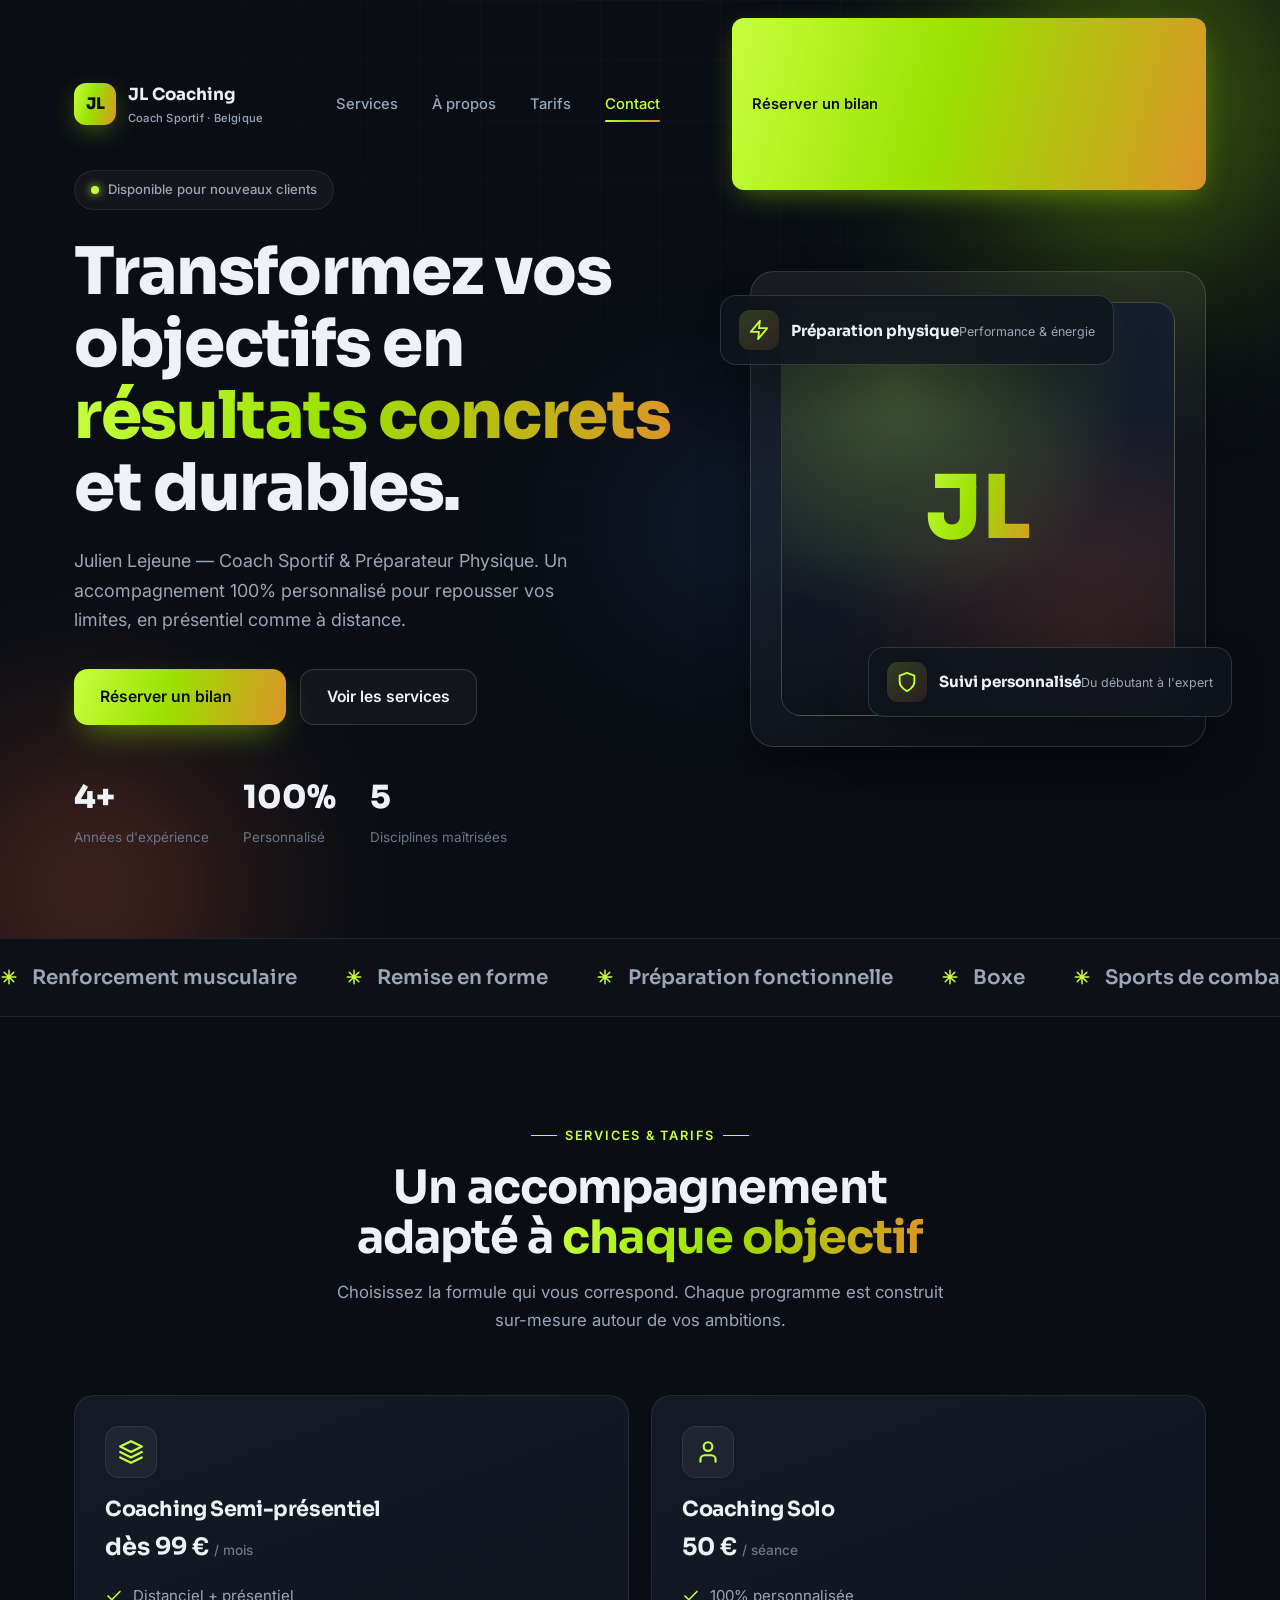
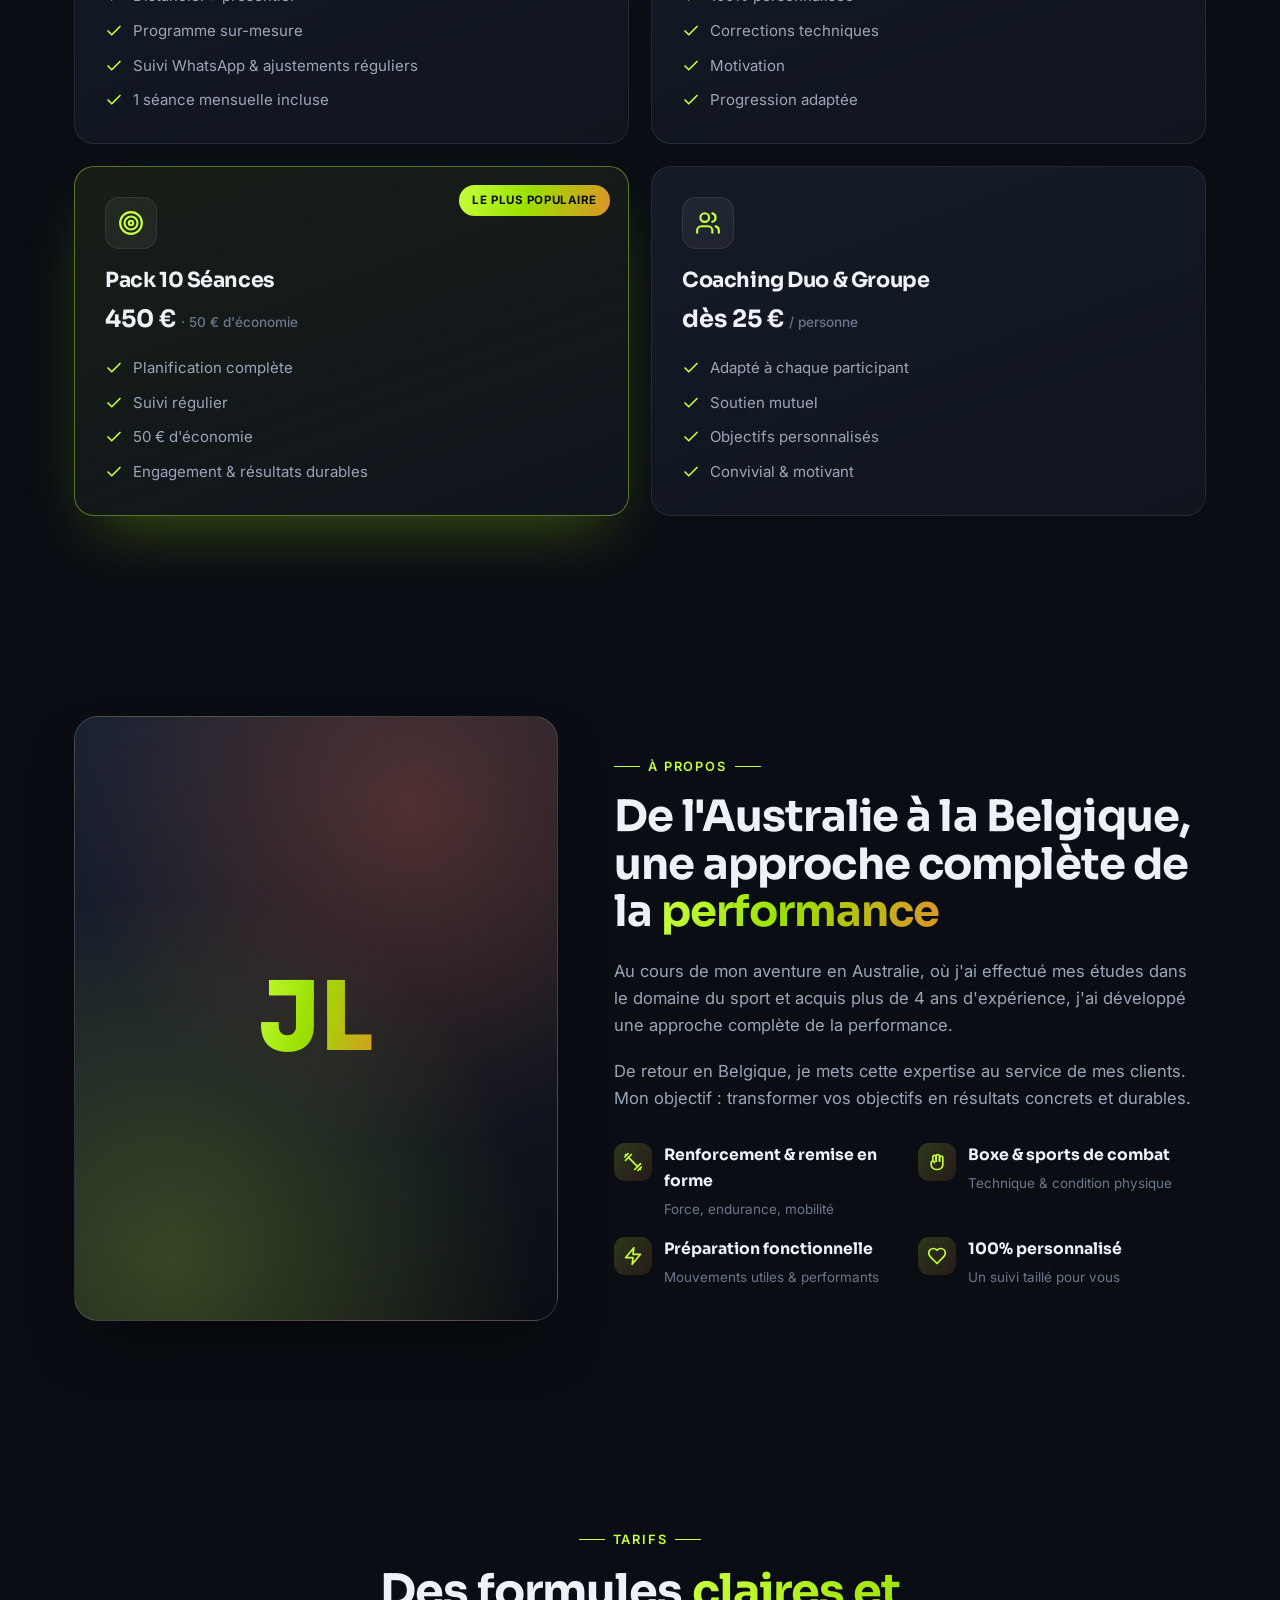
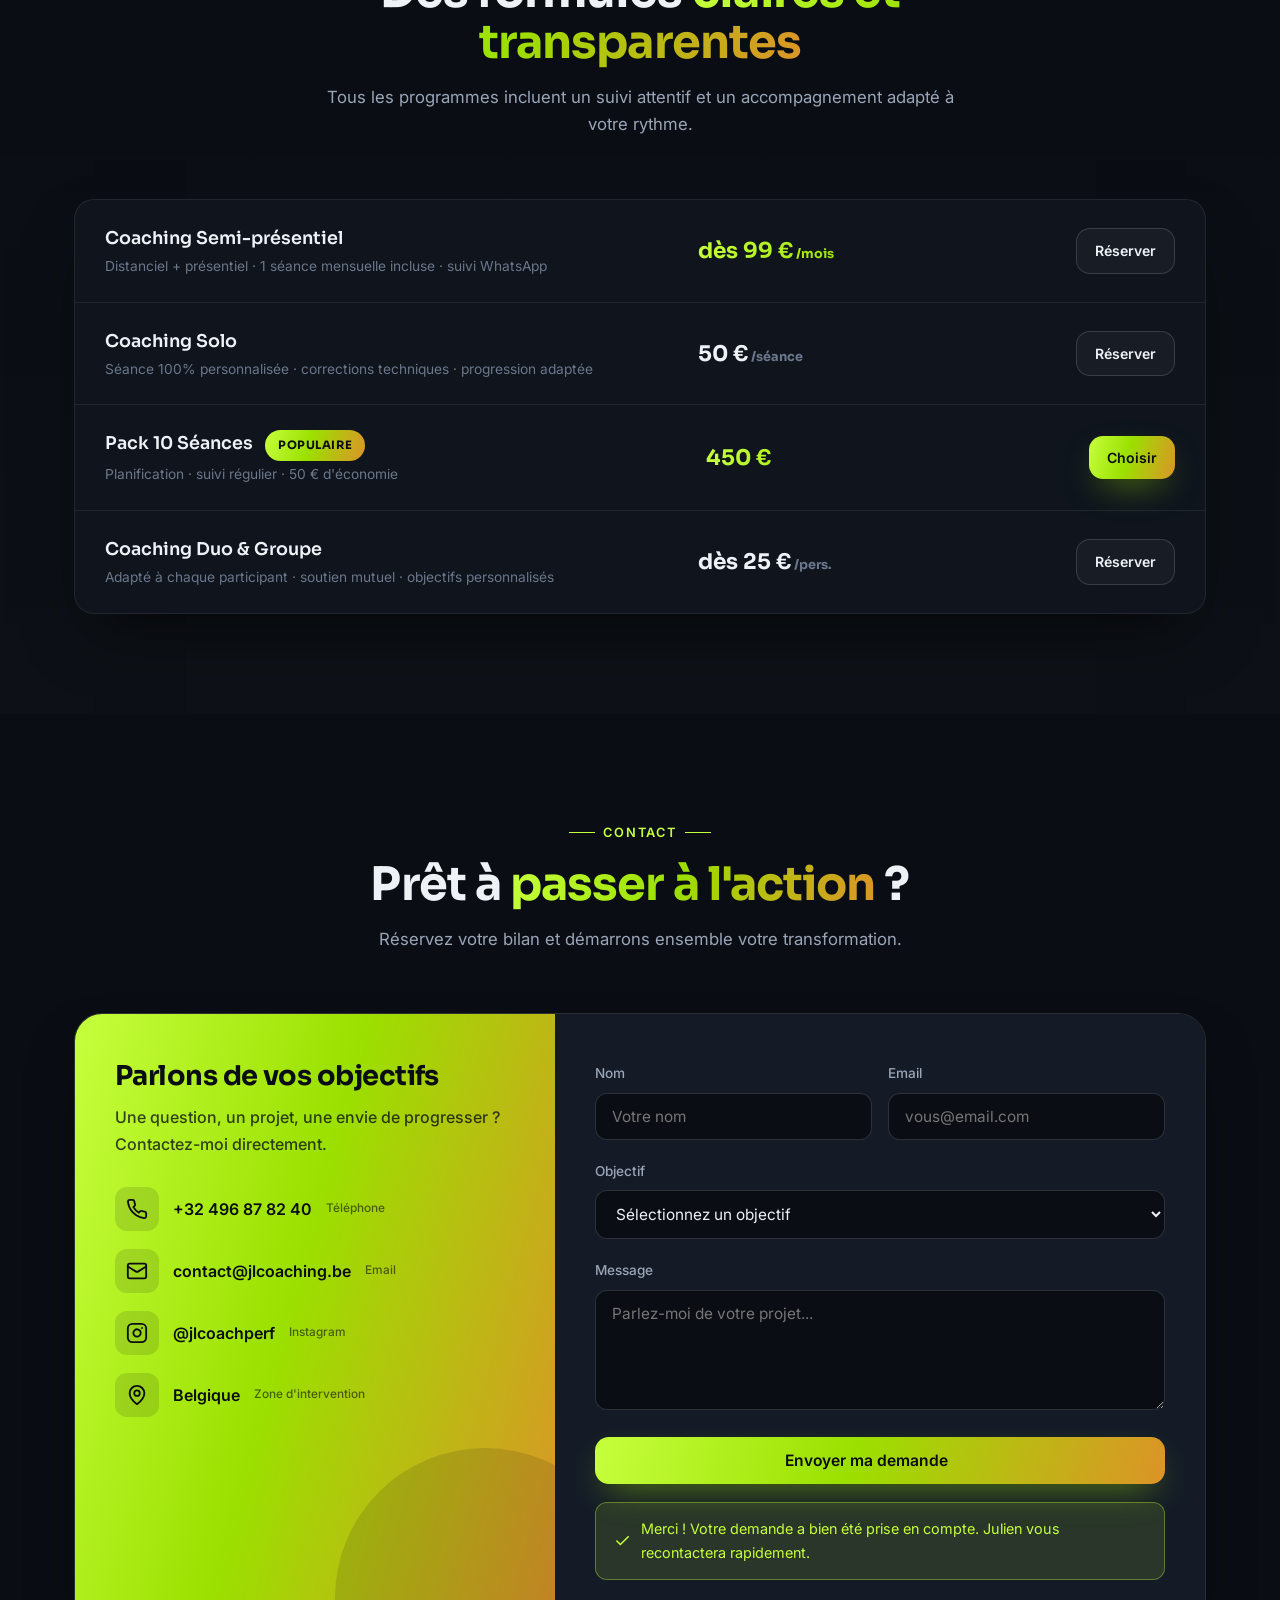
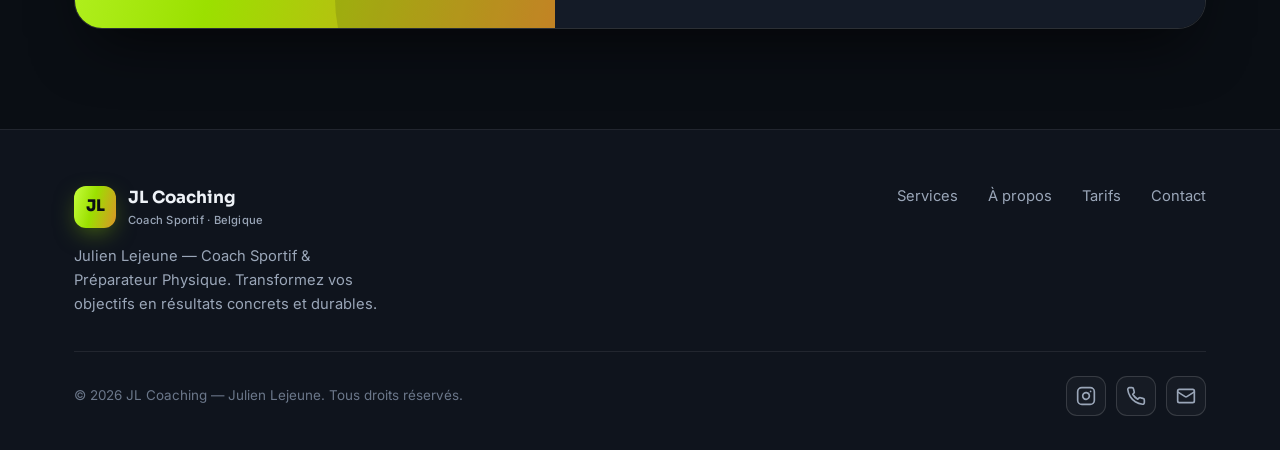
<file: variants/variant-5-pro.html>
<!DOCTYPE html>
<html lang="fr">
<head>
<meta charset="UTF-8" />
<meta name="viewport" content="width=device-width, initial-scale=1.0" />
<title>Julien Lejeune — Coach Sportif & Préparateur Physique</title>
<meta name="description" content="Julien Lejeune, coach sportif et préparateur physique en Belgique. Transformez vos objectifs en résultats concrets et durables." />
<link rel="preconnect" href="https://fonts.googleapis.com" />
<link rel="preconnect" href="https://fonts.gstatic.com" crossorigin />
<link href="https://fonts.googleapis.com/css2?family=Inter:wght@400;500;600;700&family=Sora:wght@500;600;700;800&display=swap" rel="stylesheet" />
<style>
  :root{
    --bg:#0a0e14;
    --bg-2:#0f141d;
    --surface:#141b27;
    --surface-2:#192233;
    --line:rgba(255,255,255,.08);
    --line-strong:rgba(255,255,255,.14);
    --txt:#eef2f7;
    --txt-muted:#9aa6b8;
    --txt-dim:#6b778a;
    --lime:#c6ff3d;
    --lime-2:#9be000;
    --orange:#ff6a3d;
    --grad:linear-gradient(105deg,#c6ff3d 0%,#9be000 45%,#ff6a3d 130%);
    --grad-soft:linear-gradient(135deg,rgba(198,255,61,.18),rgba(255,106,61,.12));
    --shadow:0 30px 60px -20px rgba(0,0,0,.65);
    --radius:20px;
    --maxw:1180px;
    --ease:cubic-bezier(.22,.61,.36,1);
  }
  *{box-sizing:border-box;margin:0;padding:0}
  html{scroll-behavior:smooth;scroll-padding-top:90px}
  body{
    font-family:'Inter',system-ui,sans-serif;
    background:var(--bg);
    color:var(--txt);
    line-height:1.65;
    -webkit-font-smoothing:antialiased;
    overflow-x:hidden;
  }
  h1,h2,h3,h4,.font-display{font-family:'Sora',sans-serif;line-height:1.1;letter-spacing:-.02em}
  a{color:inherit;text-decoration:none}
  img,svg{display:block}
  ::selection{background:var(--lime);color:#0a0e14}

  .container{max-width:var(--maxw);margin:0 auto;padding:0 24px}
  .accent-text{
    background:var(--grad);
    -webkit-background-clip:text;background-clip:text;
    -webkit-text-fill-color:transparent;color:transparent;
  }

  /* ---------- Scroll progress ---------- */
  .scroll-progress{
    position:fixed;top:0;left:0;height:3px;width:0%;
    background:var(--grad);z-index:1000;
    box-shadow:0 0 12px rgba(198,255,61,.6);
    transition:width .08s linear;
  }

  /* ---------- Background fx ---------- */
  .bg-grid{
    position:fixed;inset:0;z-index:0;pointer-events:none;
    background-image:
      linear-gradient(rgba(255,255,255,.025) 1px,transparent 1px),
      linear-gradient(90deg,rgba(255,255,255,.025) 1px,transparent 1px);
    background-size:60px 60px;
    mask-image:radial-gradient(circle at 50% 0%,#000 0%,transparent 70%);
    -webkit-mask-image:radial-gradient(circle at 50% 0%,#000 0%,transparent 70%);
  }

  /* ---------- Nav ---------- */
  header.nav{
    position:fixed;top:0;left:0;right:0;z-index:900;
    transition:padding .3s var(--ease),background .3s var(--ease),border-color .3s var(--ease);
    padding:18px 0;
  }
  header.nav.scrolled{
    padding:10px 0;
    background:rgba(10,14,20,.6);
    backdrop-filter:blur(18px) saturate(160%);
    -webkit-backdrop-filter:blur(18px) saturate(160%);
    border-bottom:1px solid var(--line);
  }
  .nav-inner{display:flex;align-items:center;justify-content:space-between;gap:24px}
  .brand{display:flex;align-items:center;gap:12px;font-family:'Sora';font-weight:700;font-size:1.05rem}
  .brand .logo{
    width:42px;height:42px;border-radius:12px;
    background:var(--grad);
    display:grid;place-items:center;
    font-family:'Sora';font-weight:800;color:#0a0e14;font-size:1rem;
    box-shadow:0 8px 24px -6px rgba(155,224,0,.5);
  }
  .brand small{display:block;font-family:'Inter';font-weight:500;font-size:.7rem;color:var(--txt-muted);letter-spacing:.02em}
  .nav-links{display:flex;align-items:center;gap:6px}
  .nav-links a{
    padding:9px 14px;border-radius:10px;font-size:.92rem;font-weight:500;color:var(--txt-muted);
    transition:color .2s,background .2s;position:relative;
  }
  .nav-links a:hover{color:var(--txt)}
  .nav-links a.active{color:var(--lime)}
  .nav-links a.active::after{
    content:"";position:absolute;left:14px;right:14px;bottom:3px;height:2px;border-radius:2px;
    background:var(--grad);
  }
  .nav-cta{
    display:inline-flex;align-items:center;gap:8px;
    padding:11px 20px;border-radius:12px;font-weight:600;font-size:.92rem;
    background:var(--grad);color:#0a0e14;
    box-shadow:0 10px 30px -10px rgba(155,224,0,.55);
    transition:transform .2s var(--ease),box-shadow .2s;
  }
  .nav-cta:hover{transform:translateY(-2px);box-shadow:0 16px 36px -10px rgba(155,224,0,.7)}
  .burger{
    display:none;width:44px;height:44px;border-radius:12px;border:1px solid var(--line-strong);
    background:rgba(255,255,255,.04);cursor:pointer;align-items:center;justify-content:center;
  }
  .burger svg{width:22px;height:22px;stroke:var(--txt)}

  /* ---------- Buttons ---------- */
  .btn{
    display:inline-flex;align-items:center;gap:10px;font-weight:600;cursor:pointer;border:none;
    padding:14px 26px;border-radius:14px;font-size:.98rem;transition:transform .2s var(--ease),box-shadow .25s,background .25s;
    font-family:'Inter';
  }
  .btn-primary{background:var(--grad);color:#0a0e14;box-shadow:0 14px 34px -12px rgba(155,224,0,.6)}
  .btn-primary:hover{transform:translateY(-3px);box-shadow:0 22px 44px -12px rgba(155,224,0,.75)}
  .btn-ghost{background:rgba(255,255,255,.04);color:var(--txt);border:1px solid var(--line-strong)}
  .btn-ghost:hover{background:rgba(255,255,255,.08);transform:translateY(-3px)}
  .btn svg{width:18px;height:18px}

  /* ---------- Hero ---------- */
  .hero{position:relative;padding:170px 0 90px;overflow:hidden;z-index:1}
  .orb{position:absolute;border-radius:50%;filter:blur(90px);opacity:.55;z-index:-1;animation:float 14s ease-in-out infinite}
  .orb-1{width:520px;height:520px;background:radial-gradient(circle,#9be000,transparent 65%);top:-160px;right:-120px}
  .orb-2{width:460px;height:460px;background:radial-gradient(circle,#ff6a3d,transparent 65%);bottom:-180px;left:-140px;animation-delay:-5s;opacity:.4}
  .orb-3{width:300px;height:300px;background:radial-gradient(circle,#3d7bff,transparent 65%);top:40%;left:45%;opacity:.25;animation-delay:-9s}
  @keyframes float{0%,100%{transform:translate(0,0)}50%{transform:translate(-30px,30px)}}
  .hero-grid{display:grid;grid-template-columns:1.15fr .85fr;gap:60px;align-items:center}
  .pill{
    display:inline-flex;align-items:center;gap:9px;
    padding:8px 16px;border-radius:100px;font-size:.82rem;font-weight:500;color:var(--txt-muted);
    background:rgba(255,255,255,.04);border:1px solid var(--line);backdrop-filter:blur(8px);margin-bottom:26px;
  }
  .pill .dot{width:8px;height:8px;border-radius:50%;background:var(--lime);box-shadow:0 0 10px var(--lime);animation:pulse 2s infinite}
  @keyframes pulse{0%,100%{opacity:1}50%{opacity:.35}}
  .hero h1{font-size:clamp(2.5rem,5.4vw,4.1rem);font-weight:800;margin-bottom:22px}
  .hero p.lead{font-size:1.12rem;color:var(--txt-muted);max-width:520px;margin-bottom:34px}
  .hero-cta{display:flex;flex-wrap:wrap;gap:14px;margin-bottom:46px}
  .hero-stats{display:flex;gap:34px;flex-wrap:wrap}
  .stat .num{font-family:'Sora';font-weight:800;font-size:2rem}
  .stat .lbl{font-size:.84rem;color:var(--txt-dim);margin-top:2px}

  /* hero visual */
  .hero-visual{position:relative}
  .glass-card{
    background:linear-gradient(160deg,rgba(255,255,255,.07),rgba(255,255,255,.02));
    border:1px solid var(--line-strong);
    border-radius:24px;padding:30px;
    backdrop-filter:blur(20px);-webkit-backdrop-filter:blur(20px);
    box-shadow:var(--shadow);
  }
  .portrait{
    aspect-ratio:1/1.05;border-radius:20px;
    background:
      radial-gradient(circle at 30% 20%,rgba(198,255,61,.25),transparent 55%),
      radial-gradient(circle at 80% 90%,rgba(255,106,61,.22),transparent 55%),
      linear-gradient(160deg,#192233,#0f141d);
    border:1px solid var(--line-strong);
    display:grid;place-items:center;position:relative;overflow:hidden;
  }
  .portrait .jl{font-family:'Sora';font-weight:800;font-size:5.5rem;background:var(--grad);-webkit-background-clip:text;background-clip:text;-webkit-text-fill-color:transparent}
  .portrait::after{content:"";position:absolute;inset:0;background:linear-gradient(transparent 60%,rgba(10,14,20,.6))}
  .float-badge{
    position:absolute;display:flex;align-items:center;gap:12px;
    padding:14px 18px;border-radius:16px;
    background:rgba(15,20,29,.85);border:1px solid var(--line-strong);
    backdrop-filter:blur(14px);box-shadow:var(--shadow);
  }
  .float-badge .ico{width:40px;height:40px;border-radius:11px;background:var(--grad-soft);display:grid;place-items:center}
  .float-badge .ico svg{width:22px;height:22px;stroke:var(--lime)}
  .float-badge b{font-family:'Sora';font-size:.95rem}
  .float-badge span{font-size:.78rem;color:var(--txt-muted)}
  .fb-1{top:24px;left:-30px}
  .fb-2{bottom:30px;right:-26px}

  /* ---------- Marquee specialties ---------- */
  .marquee{
    border-top:1px solid var(--line);border-bottom:1px solid var(--line);
    background:rgba(255,255,255,.015);overflow:hidden;position:relative;z-index:1;padding:22px 0;
  }
  .marquee .track{display:flex;gap:48px;width:max-content;animation:scroll 26s linear infinite}
  .marquee:hover .track{animation-play-state:paused}
  .marquee .item{display:flex;align-items:center;gap:14px;font-family:'Sora';font-weight:600;font-size:1.25rem;color:var(--txt-muted);white-space:nowrap}
  .marquee .item svg{width:18px;height:18px;stroke:var(--lime)}
  @keyframes scroll{to{transform:translateX(-50%)}}

  /* ---------- Sections ---------- */
  section{position:relative;z-index:1;padding:100px 0}
  .sec-head{max-width:640px;margin:0 auto 60px;text-align:center}
  .eyebrow{
    display:inline-flex;align-items:center;gap:8px;font-size:.8rem;font-weight:600;letter-spacing:.14em;
    text-transform:uppercase;color:var(--lime);margin-bottom:16px;
  }
  .eyebrow::before{content:"";width:26px;height:1px;background:var(--lime)}
  .eyebrow::after{content:"";width:26px;height:1px;background:var(--lime)}
  .sec-head h2{font-size:clamp(2rem,3.6vw,2.9rem);font-weight:700;margin-bottom:16px}
  .sec-head p{color:var(--txt-muted);font-size:1.05rem}

  /* services */
  .services-grid{display:grid;grid-template-columns:repeat(2,1fr);gap:22px}
  .service{
    position:relative;padding:30px;border-radius:var(--radius);
    background:linear-gradient(160deg,var(--surface),var(--bg-2));
    border:1px solid var(--line);
    transition:transform .35s var(--ease),border-color .35s,box-shadow .35s;
    overflow:hidden;
  }
  .service::before{
    content:"";position:absolute;inset:0;background:var(--grad-soft);opacity:0;transition:opacity .35s;
  }
  .service:hover{transform:translateY(-6px);border-color:var(--line-strong);box-shadow:var(--shadow)}
  .service:hover::before{opacity:1}
  .service>*{position:relative}
  .service.featured{
    border-color:rgba(198,255,61,.4);
    background:linear-gradient(160deg,rgba(198,255,61,.07),var(--bg-2));
    box-shadow:0 30px 60px -24px rgba(155,224,0,.35);
  }
  .feat-tag{
    position:absolute;top:18px;right:18px;z-index:2;
    padding:6px 13px;border-radius:100px;font-size:.72rem;font-weight:700;letter-spacing:.05em;
    background:var(--grad);color:#0a0e14;text-transform:uppercase;
  }
  .service .s-ico{width:52px;height:52px;border-radius:14px;background:rgba(255,255,255,.05);border:1px solid var(--line);display:grid;place-items:center;margin-bottom:20px}
  .service .s-ico svg{width:26px;height:26px;stroke:var(--lime)}
  .service h3{font-size:1.3rem;margin-bottom:6px}
  .service .price{font-family:'Sora';font-weight:700;font-size:1.5rem;margin:8px 0 16px}
  .service .price span{font-size:.85rem;color:var(--txt-dim);font-weight:500;font-family:'Inter'}
  .service ul{list-style:none;display:flex;flex-direction:column;gap:10px;margin-top:8px}
  .service ul li{display:flex;gap:10px;font-size:.94rem;color:var(--txt-muted)}
  .service ul li svg{width:18px;height:18px;stroke:var(--lime);flex-shrink:0;margin-top:3px}

  /* about */
  .about-grid{display:grid;grid-template-columns:.9fr 1.1fr;gap:56px;align-items:center}
  .about-visual{position:relative}
  .about-portrait{
    aspect-ratio:4/5;border-radius:24px;border:1px solid var(--line-strong);
    background:
      radial-gradient(circle at 70% 15%,rgba(255,106,61,.25),transparent 55%),
      radial-gradient(circle at 20% 90%,rgba(198,255,61,.22),transparent 55%),
      linear-gradient(160deg,#192233,#0a0e14);
    display:grid;place-items:center;box-shadow:var(--shadow);position:relative;overflow:hidden;
  }
  .about-portrait .jl{font-family:'Sora';font-weight:800;font-size:6rem;background:var(--grad);-webkit-background-clip:text;background-clip:text;-webkit-text-fill-color:transparent}
  .about-text h2{font-size:clamp(1.9rem,3.4vw,2.7rem);margin-bottom:22px}
  .about-text p{color:var(--txt-muted);margin-bottom:18px;font-size:1.04rem}
  .about-points{display:grid;grid-template-columns:1fr 1fr;gap:16px;margin-top:30px}
  .about-points .pt{display:flex;gap:12px;align-items:flex-start}
  .about-points .pt .ico{width:38px;height:38px;border-radius:11px;background:var(--grad-soft);display:grid;place-items:center;flex-shrink:0}
  .about-points .pt .ico svg{width:20px;height:20px;stroke:var(--lime)}
  .about-points .pt b{font-family:'Sora';font-size:.98rem;display:block}
  .about-points .pt span{font-size:.84rem;color:var(--txt-dim)}

  /* tarifs / pricing recap */
  .pricing{background:linear-gradient(180deg,transparent,rgba(255,255,255,.015))}
  .price-table{
    border:1px solid var(--line);border-radius:var(--radius);overflow:hidden;
    background:var(--bg-2);box-shadow:var(--shadow);
  }
  .price-row{
    display:grid;grid-template-columns:1.6fr 1fr auto;gap:20px;align-items:center;
    padding:24px 30px;border-bottom:1px solid var(--line);transition:background .25s;
  }
  .price-row:last-child{border-bottom:none}
  .price-row:hover{background:rgba(255,255,255,.025)}
  .price-row .pr-name{font-family:'Sora';font-weight:600;font-size:1.1rem}
  .price-row .pr-desc{font-size:.86rem;color:var(--txt-dim);margin-top:2px}
  .price-row .pr-price{font-family:'Sora';font-weight:700;font-size:1.35rem}
  .price-row .pr-price.accent{background:var(--grad);-webkit-background-clip:text;background-clip:text;-webkit-text-fill-color:transparent}

  /* contact */
  .contact-card{
    display:grid;grid-template-columns:.85fr 1.15fr;
    border-radius:28px;overflow:hidden;border:1px solid var(--line-strong);
    box-shadow:var(--shadow);
  }
  .contact-side{
    background:var(--grad);color:#0a0e14;padding:48px 40px;position:relative;overflow:hidden;
  }
  .contact-side::after{
    content:"";position:absolute;width:300px;height:300px;border-radius:50%;
    background:rgba(10,14,20,.12);bottom:-120px;right:-80px;
  }
  .contact-side h3{font-size:1.7rem;margin-bottom:12px;color:#0a0e14}
  .contact-side p{color:rgba(10,14,20,.78);margin-bottom:30px;font-weight:500}
  .contact-list{display:flex;flex-direction:column;gap:18px;position:relative}
  .contact-list a,.contact-list div{display:flex;align-items:center;gap:14px;font-weight:600;color:#0a0e14}
  .contact-list .ci{width:44px;height:44px;border-radius:12px;background:rgba(10,14,20,.12);display:grid;place-items:center;flex-shrink:0}
  .contact-list .ci svg{width:22px;height:22px;stroke:#0a0e14}
  .contact-list small{display:block;font-weight:500;font-size:.74rem;color:rgba(10,14,20,.6)}
  .contact-form{background:var(--surface);padding:48px 40px}
  .field{margin-bottom:20px}
  .field label{display:block;font-size:.85rem;font-weight:500;margin-bottom:8px;color:var(--txt-muted)}
  .field input,.field select,.field textarea{
    width:100%;padding:13px 16px;border-radius:12px;font-family:'Inter';font-size:.96rem;
    background:var(--bg);border:1px solid var(--line-strong);color:var(--txt);transition:border-color .2s,box-shadow .2s;
  }
  .field textarea{resize:vertical;min-height:120px}
  .field input:focus,.field select:focus,.field textarea:focus{
    outline:none;border-color:var(--lime);box-shadow:0 0 0 3px rgba(198,255,61,.15);
  }
  .field.error input,.field.error select,.field.error textarea{border-color:var(--orange);box-shadow:0 0 0 3px rgba(255,106,61,.15)}
  .field .err-msg{display:none;color:var(--orange);font-size:.78rem;margin-top:6px}
  .field.error .err-msg{display:block}
  .form-row{display:grid;grid-template-columns:1fr 1fr;gap:16px}
  .form-msg{margin-top:18px;padding:14px 18px;border-radius:12px;font-size:.9rem;display:none;align-items:center;gap:10px}
  .form-msg.ok{display:flex;background:rgba(198,255,61,.12);border:1px solid rgba(198,255,61,.35);color:var(--lime)}
  .form-msg svg{width:20px;height:20px;stroke:var(--lime)}

  /* footer */
  footer{border-top:1px solid var(--line);padding:54px 0 34px;position:relative;z-index:1;background:var(--bg-2)}
  .footer-grid{display:flex;justify-content:space-between;align-items:flex-start;flex-wrap:wrap;gap:30px;margin-bottom:34px}
  .footer-grid p{color:var(--txt-muted);max-width:320px;margin-top:14px;font-size:.92rem}
  .footer-links{display:flex;gap:30px;flex-wrap:wrap}
  .footer-links a{color:var(--txt-muted);font-size:.92rem;transition:color .2s}
  .footer-links a:hover{color:var(--lime)}
  .footer-bottom{display:flex;justify-content:space-between;align-items:center;flex-wrap:wrap;gap:14px;padding-top:24px;border-top:1px solid var(--line);color:var(--txt-dim);font-size:.84rem}
  .socials{display:flex;gap:10px}
  .socials a{width:40px;height:40px;border-radius:11px;border:1px solid var(--line-strong);display:grid;place-items:center;background:rgba(255,255,255,.03);transition:transform .2s,border-color .2s}
  .socials a:hover{transform:translateY(-3px);border-color:var(--lime)}
  .socials a svg{width:20px;height:20px;stroke:var(--txt-muted)}
  .socials a:hover svg{stroke:var(--lime)}

  /* reveal */
  .reveal{opacity:0;transform:translateY(28px);transition:opacity .7s var(--ease),transform .7s var(--ease)}
  .reveal.in{opacity:1;transform:none}
  .reveal[data-d="1"]{transition-delay:.08s}
  .reveal[data-d="2"]{transition-delay:.16s}
  .reveal[data-d="3"]{transition-delay:.24s}

  /* mobile menu */
  .mobile-menu{
    position:fixed;inset:0;z-index:950;background:rgba(10,14,20,.92);backdrop-filter:blur(16px);
    display:flex;flex-direction:column;align-items:center;justify-content:center;gap:18px;
    opacity:0;pointer-events:none;transition:opacity .3s;
  }
  .mobile-menu.open{opacity:1;pointer-events:auto}
  .mobile-menu a{font-family:'Sora';font-size:1.5rem;font-weight:600;color:var(--txt)}
  .mobile-menu a:hover{color:var(--lime)}
  .mobile-menu .close{position:absolute;top:24px;right:24px;width:46px;height:46px;border-radius:12px;border:1px solid var(--line-strong);background:rgba(255,255,255,.04);cursor:pointer;display:grid;place-items:center}
  .mobile-menu .close svg{width:24px;height:24px;stroke:var(--txt)}

  /* responsive */
  @media(max-width:980px){
    .hero-grid{grid-template-columns:1fr;gap:50px}
    .hero-visual{max-width:420px;margin:0 auto}
    .about-grid{grid-template-columns:1fr;gap:40px}
    .about-visual{max-width:400px;margin:0 auto}
    .contact-card{grid-template-columns:1fr}
  }
  @media(max-width:760px){
    .nav-links{display:none}
    .nav-cta{display:none}
    .burger{display:flex}
    .services-grid{grid-template-columns:1fr}
    .about-points{grid-template-columns:1fr}
    .form-row{grid-template-columns:1fr}
    .price-row{grid-template-columns:1fr;gap:8px}
    .price-row .pr-price{justify-self:start}
    section{padding:72px 0}
    .hero{padding:140px 0 70px}
    .fb-1{left:0}.fb-2{right:0}
  }

  @media(prefers-reduced-motion:reduce){
    *{animation:none !important;transition:none !important;scroll-behavior:auto !important}
    .reveal{opacity:1;transform:none}
  }
</style>
</head>
<body>

<!-- SVG sprite -->
<svg width="0" height="0" style="position:absolute" aria-hidden="true">
  <defs>
    <symbol id="i-check" viewBox="0 0 24 24" fill="none" stroke-width="2.2" stroke-linecap="round" stroke-linejoin="round"><polyline points="20 6 9 17 4 12"/></symbol>
    <symbol id="i-arrow" viewBox="0 0 24 24" fill="none" stroke-width="2.2" stroke-linecap="round" stroke-linejoin="round"><line x1="5" y1="12" x2="19" y2="12"/><polyline points="12 5 19 12 12 19"/></symbol>
    <symbol id="i-dumbbell" viewBox="0 0 24 24" fill="none" stroke-width="2" stroke-linecap="round" stroke-linejoin="round"><path d="M6.5 6.5 17.5 17.5"/><path d="m21 21-1-1"/><path d="m3 3 1 1"/><path d="m18 22 4-4"/><path d="m2 6 4-4"/><path d="m3 10 7-7"/><path d="m14 21 7-7"/></symbol>
    <symbol id="i-heart" viewBox="0 0 24 24" fill="none" stroke-width="2" stroke-linecap="round" stroke-linejoin="round"><path d="M19 14c1.49-1.46 3-3.21 3-5.5A5.5 5.5 0 0 0 16.5 3c-1.76 0-3 .5-4.5 2-1.5-1.5-2.74-2-4.5-2A5.5 5.5 0 0 0 2 8.5c0 2.3 1.5 4.05 3 5.5l7 7Z"/></symbol>
    <symbol id="i-target" viewBox="0 0 24 24" fill="none" stroke-width="2" stroke-linecap="round" stroke-linejoin="round"><circle cx="12" cy="12" r="10"/><circle cx="12" cy="12" r="6"/><circle cx="12" cy="12" r="2"/></symbol>
    <symbol id="i-fist" viewBox="0 0 24 24" fill="none" stroke-width="2" stroke-linecap="round" stroke-linejoin="round"><path d="M7 11V6a2 2 0 0 1 4 0v5"/><path d="M11 11V5a2 2 0 0 1 4 0v6"/><path d="M15 11V7a2 2 0 0 1 4 0v8a6 6 0 0 1-6 6h-2a6 6 0 0 1-6-6v-2a2 2 0 0 1 4 0"/></symbol>
    <symbol id="i-bolt" viewBox="0 0 24 24" fill="none" stroke-width="2" stroke-linecap="round" stroke-linejoin="round"><polygon points="13 2 3 14 12 14 11 22 21 10 12 10 13 2"/></symbol>
    <symbol id="i-users" viewBox="0 0 24 24" fill="none" stroke-width="2" stroke-linecap="round" stroke-linejoin="round"><path d="M16 21v-2a4 4 0 0 0-4-4H6a4 4 0 0 0-4 4v2"/><circle cx="9" cy="7" r="4"/><path d="M22 21v-2a4 4 0 0 0-3-3.87"/><path d="M16 3.13a4 4 0 0 1 0 7.75"/></symbol>
    <symbol id="i-user" viewBox="0 0 24 24" fill="none" stroke-width="2" stroke-linecap="round" stroke-linejoin="round"><path d="M19 21v-2a4 4 0 0 0-4-4H9a4 4 0 0 0-4 4v2"/><circle cx="12" cy="7" r="4"/></symbol>
    <symbol id="i-layers" viewBox="0 0 24 24" fill="none" stroke-width="2" stroke-linecap="round" stroke-linejoin="round"><polygon points="12 2 2 7 12 12 22 7 12 2"/><polyline points="2 17 12 22 22 17"/><polyline points="2 12 12 17 22 12"/></symbol>
    <symbol id="i-phone" viewBox="0 0 24 24" fill="none" stroke-width="2" stroke-linecap="round" stroke-linejoin="round"><path d="M22 16.92v3a2 2 0 0 1-2.18 2 19.79 19.79 0 0 1-8.63-3.07 19.5 19.5 0 0 1-6-6 19.79 19.79 0 0 1-3.07-8.67A2 2 0 0 1 4.11 2h3a2 2 0 0 1 2 1.72c.13.96.36 1.9.7 2.81a2 2 0 0 1-.45 2.11L8.09 9.91a16 16 0 0 0 6 6l1.27-1.27a2 2 0 0 1 2.11-.45c.91.34 1.85.57 2.81.7A2 2 0 0 1 22 16.92Z"/></symbol>
    <symbol id="i-mail" viewBox="0 0 24 24" fill="none" stroke-width="2" stroke-linecap="round" stroke-linejoin="round"><rect width="20" height="16" x="2" y="4" rx="2"/><path d="m22 7-8.97 5.7a1.94 1.94 0 0 1-2.06 0L2 7"/></symbol>
    <symbol id="i-instagram" viewBox="0 0 24 24" fill="none" stroke-width="2" stroke-linecap="round" stroke-linejoin="round"><rect width="20" height="20" x="2" y="2" rx="5"/><path d="M16 11.37A4 4 0 1 1 12.63 8 4 4 0 0 1 16 11.37z"/><line x1="17.5" y1="6.5" x2="17.51" y2="6.5"/></symbol>
    <symbol id="i-pin" viewBox="0 0 24 24" fill="none" stroke-width="2" stroke-linecap="round" stroke-linejoin="round"><path d="M20 10c0 6-8 12-8 12s-8-6-8-12a8 8 0 0 1 16 0Z"/><circle cx="12" cy="10" r="3"/></symbol>
    <symbol id="i-menu" viewBox="0 0 24 24" fill="none" stroke-width="2.2" stroke-linecap="round"><line x1="4" y1="7" x2="20" y2="7"/><line x1="4" y1="12" x2="20" y2="12"/><line x1="4" y1="17" x2="20" y2="17"/></symbol>
    <symbol id="i-close" viewBox="0 0 24 24" fill="none" stroke-width="2.2" stroke-linecap="round"><line x1="6" y1="6" x2="18" y2="18"/><line x1="18" y1="6" x2="6" y2="18"/></symbol>
    <symbol id="i-spark" viewBox="0 0 24 24" fill="none" stroke-width="2" stroke-linecap="round" stroke-linejoin="round"><path d="M12 3v18M3 12h18M5.6 5.6l12.8 12.8M18.4 5.6 5.6 18.4"/></symbol>
    <symbol id="i-shield" viewBox="0 0 24 24" fill="none" stroke-width="2" stroke-linecap="round" stroke-linejoin="round"><path d="M12 22s8-4 8-10V5l-8-3-8 3v7c0 6 8 10 8 10z"/></symbol>
  </defs>
</svg>

<div class="scroll-progress" id="progress"></div>
<div class="bg-grid"></div>

<!-- ===== NAV ===== -->
<header class="nav" id="nav">
  <div class="container nav-inner">
    <a href="#hero" class="brand">
      <span class="logo">JL</span>
      <span>JL Coaching<small>Coach Sportif · Belgique</small></span>
    </a>
    <nav class="nav-links" id="navLinks">
      <a href="#services">Services</a>
      <a href="#about">À propos</a>
      <a href="#tarifs">Tarifs</a>
      <a href="#contact">Contact</a>
    </nav>
    <a href="#contact" class="nav-cta">Réserver un bilan <svg><use href="#i-arrow"/></svg></a>
    <button class="burger" id="burger" aria-label="Ouvrir le menu"><svg><use href="#i-menu"/></svg></button>
  </div>
</header>

<div class="mobile-menu" id="mobileMenu">
  <button class="close" id="closeMenu" aria-label="Fermer le menu"><svg><use href="#i-close"/></svg></button>
  <a href="#services">Services</a>
  <a href="#about">À propos</a>
  <a href="#tarifs">Tarifs</a>
  <a href="#contact">Contact</a>
  <a href="#contact" class="nav-cta" style="display:inline-flex">Réserver un bilan</a>
</div>

<!-- ===== HERO ===== -->
<section class="hero" id="hero" style="padding-top:170px">
  <div class="orb orb-1"></div>
  <div class="orb orb-2"></div>
  <div class="orb orb-3"></div>
  <div class="container hero-grid">
    <div class="hero-copy">
      <span class="pill reveal"><span class="dot"></span> Disponible pour nouveaux clients</span>
      <h1 class="reveal" data-d="1">Transformez vos objectifs en <span class="accent-text">résultats concrets</span> et durables.</h1>
      <p class="lead reveal" data-d="2">Julien Lejeune — Coach Sportif & Préparateur Physique. Un accompagnement 100% personnalisé pour repousser vos limites, en présentiel comme à distance.</p>
      <div class="hero-cta reveal" data-d="3">
        <a href="#contact" class="btn btn-primary">Réserver un bilan <svg><use href="#i-arrow"/></svg></a>
        <a href="#services" class="btn btn-ghost">Voir les services</a>
      </div>
      <div class="hero-stats reveal" data-d="3">
        <div class="stat"><div class="num"><span class="count" data-to="4">0</span>+</div><div class="lbl">Années d'expérience</div></div>
        <div class="stat"><div class="num"><span class="count" data-to="100">0</span>%</div><div class="lbl">Personnalisé</div></div>
        <div class="stat"><div class="num"><span class="count" data-to="5">0</span></div><div class="lbl">Disciplines maîtrisées</div></div>
      </div>
    </div>
    <div class="hero-visual reveal" data-d="2">
      <div class="glass-card">
        <div class="portrait"><span class="jl">JL</span></div>
      </div>
      <div class="float-badge fb-1">
        <span class="ico"><svg><use href="#i-bolt"/></svg></span>
        <div><b>Préparation physique</b><span>Performance & énergie</span></div>
      </div>
      <div class="float-badge fb-2">
        <span class="ico"><svg><use href="#i-shield"/></svg></span>
        <div><b>Suivi personnalisé</b><span>Du débutant à l'expert</span></div>
      </div>
    </div>
  </div>
</section>

<!-- ===== MARQUEE ===== -->
<div class="marquee" aria-hidden="true">
  <div class="track">
    <span class="item"><svg><use href="#i-spark"/></svg> Renforcement musculaire</span>
    <span class="item"><svg><use href="#i-spark"/></svg> Remise en forme</span>
    <span class="item"><svg><use href="#i-spark"/></svg> Préparation fonctionnelle</span>
    <span class="item"><svg><use href="#i-spark"/></svg> Boxe</span>
    <span class="item"><svg><use href="#i-spark"/></svg> Sports de combat</span>
    <span class="item"><svg><use href="#i-spark"/></svg> Renforcement musculaire</span>
    <span class="item"><svg><use href="#i-spark"/></svg> Remise en forme</span>
    <span class="item"><svg><use href="#i-spark"/></svg> Préparation fonctionnelle</span>
    <span class="item"><svg><use href="#i-spark"/></svg> Boxe</span>
    <span class="item"><svg><use href="#i-spark"/></svg> Sports de combat</span>
  </div>
</div>

<!-- ===== SERVICES ===== -->
<section id="services">
  <div class="container">
    <div class="sec-head reveal">
      <span class="eyebrow">Services & Tarifs</span>
      <h2>Un accompagnement adapté à <span class="accent-text">chaque objectif</span></h2>
      <p>Choisissez la formule qui vous correspond. Chaque programme est construit sur-mesure autour de vos ambitions.</p>
    </div>
    <div class="services-grid">

      <div class="service reveal" data-d="1">
        <div class="s-ico"><svg><use href="#i-layers"/></svg></div>
        <h3>Coaching Semi-présentiel</h3>
        <div class="price">dès 99 € <span>/ mois</span></div>
        <ul>
          <li><svg><use href="#i-check"/></svg> Distanciel + présentiel</li>
          <li><svg><use href="#i-check"/></svg> Programme sur-mesure</li>
          <li><svg><use href="#i-check"/></svg> Suivi WhatsApp & ajustements réguliers</li>
          <li><svg><use href="#i-check"/></svg> 1 séance mensuelle incluse</li>
        </ul>
      </div>

      <div class="service reveal" data-d="2">
        <div class="s-ico"><svg><use href="#i-user"/></svg></div>
        <h3>Coaching Solo</h3>
        <div class="price">50 € <span>/ séance</span></div>
        <ul>
          <li><svg><use href="#i-check"/></svg> 100% personnalisée</li>
          <li><svg><use href="#i-check"/></svg> Corrections techniques</li>
          <li><svg><use href="#i-check"/></svg> Motivation</li>
          <li><svg><use href="#i-check"/></svg> Progression adaptée</li>
        </ul>
      </div>

      <div class="service featured reveal" data-d="1">
        <span class="feat-tag">Le plus populaire</span>
        <div class="s-ico"><svg><use href="#i-target"/></svg></div>
        <h3>Pack 10 Séances</h3>
        <div class="price">450 € <span>· 50 € d'économie</span></div>
        <ul>
          <li><svg><use href="#i-check"/></svg> Planification complète</li>
          <li><svg><use href="#i-check"/></svg> Suivi régulier</li>
          <li><svg><use href="#i-check"/></svg> 50 € d'économie</li>
          <li><svg><use href="#i-check"/></svg> Engagement & résultats durables</li>
        </ul>
      </div>

      <div class="service reveal" data-d="2">
        <div class="s-ico"><svg><use href="#i-users"/></svg></div>
        <h3>Coaching Duo & Groupe</h3>
        <div class="price">dès 25 € <span>/ personne</span></div>
        <ul>
          <li><svg><use href="#i-check"/></svg> Adapté à chaque participant</li>
          <li><svg><use href="#i-check"/></svg> Soutien mutuel</li>
          <li><svg><use href="#i-check"/></svg> Objectifs personnalisés</li>
          <li><svg><use href="#i-check"/></svg> Convivial & motivant</li>
        </ul>
      </div>

    </div>
  </div>
</section>

<!-- ===== ABOUT ===== -->
<section id="about">
  <div class="container about-grid">
    <div class="about-visual reveal">
      <div class="about-portrait"><span class="jl">JL</span></div>
    </div>
    <div class="about-text reveal" data-d="1">
      <span class="eyebrow">À propos</span>
      <h2>De l'Australie à la Belgique, une approche complète de la <span class="accent-text">performance</span></h2>
      <p>Au cours de mon aventure en Australie, où j'ai effectué mes études dans le domaine du sport et acquis plus de 4 ans d'expérience, j'ai développé une approche complète de la performance.</p>
      <p>De retour en Belgique, je mets cette expertise au service de mes clients. Mon objectif : transformer vos objectifs en résultats concrets et durables.</p>
      <div class="about-points">
        <div class="pt"><span class="ico"><svg><use href="#i-dumbbell"/></svg></span><div><b>Renforcement & remise en forme</b><span>Force, endurance, mobilité</span></div></div>
        <div class="pt"><span class="ico"><svg><use href="#i-fist"/></svg></span><div><b>Boxe & sports de combat</b><span>Technique & condition physique</span></div></div>
        <div class="pt"><span class="ico"><svg><use href="#i-bolt"/></svg></span><div><b>Préparation fonctionnelle</b><span>Mouvements utiles & performants</span></div></div>
        <div class="pt"><span class="ico"><svg><use href="#i-heart"/></svg></span><div><b>100% personnalisé</b><span>Un suivi taillé pour vous</span></div></div>
      </div>
    </div>
  </div>
</section>

<!-- ===== TARIFS ===== -->
<section id="tarifs" class="pricing">
  <div class="container">
    <div class="sec-head reveal">
      <span class="eyebrow">Tarifs</span>
      <h2>Des formules <span class="accent-text">claires et transparentes</span></h2>
      <p>Tous les programmes incluent un suivi attentif et un accompagnement adapté à votre rythme.</p>
    </div>
    <div class="price-table reveal" data-d="1">
      <div class="price-row">
        <div><div class="pr-name">Coaching Semi-présentiel</div><div class="pr-desc">Distanciel + présentiel · 1 séance mensuelle incluse · suivi WhatsApp</div></div>
        <div class="pr-price accent">dès 99 €<span style="font-size:.8rem;color:var(--txt-dim)"> /mois</span></div>
        <a href="#contact" class="btn btn-ghost" style="padding:10px 18px;font-size:.88rem">Réserver</a>
      </div>
      <div class="price-row">
        <div><div class="pr-name">Coaching Solo</div><div class="pr-desc">Séance 100% personnalisée · corrections techniques · progression adaptée</div></div>
        <div class="pr-price">50 €<span style="font-size:.8rem;color:var(--txt-dim)"> /séance</span></div>
        <a href="#contact" class="btn btn-ghost" style="padding:10px 18px;font-size:.88rem">Réserver</a>
      </div>
      <div class="price-row">
        <div><div class="pr-name">Pack 10 Séances <span class="feat-tag" style="position:static;display:inline-block;margin-left:8px">Populaire</span></div><div class="pr-desc">Planification · suivi régulier · 50 € d'économie</div></div>
        <div class="pr-price accent">450 €</div>
        <a href="#contact" class="btn btn-primary" style="padding:10px 18px;font-size:.88rem">Choisir</a>
      </div>
      <div class="price-row">
        <div><div class="pr-name">Coaching Duo & Groupe</div><div class="pr-desc">Adapté à chaque participant · soutien mutuel · objectifs personnalisés</div></div>
        <div class="pr-price">dès 25 €<span style="font-size:.8rem;color:var(--txt-dim)"> /pers.</span></div>
        <a href="#contact" class="btn btn-ghost" style="padding:10px 18px;font-size:.88rem">Réserver</a>
      </div>
    </div>
  </div>
</section>

<!-- ===== CONTACT ===== -->
<section id="contact">
  <div class="container">
    <div class="sec-head reveal">
      <span class="eyebrow">Contact</span>
      <h2>Prêt à <span class="accent-text">passer à l'action</span> ?</h2>
      <p>Réservez votre bilan et démarrons ensemble votre transformation.</p>
    </div>
    <div class="contact-card reveal" data-d="1">
      <div class="contact-side">
        <h3>Parlons de vos objectifs</h3>
        <p>Une question, un projet, une envie de progresser ? Contactez-moi directement.</p>
        <div class="contact-list">
          <a href="tel:+32496878240"><span class="ci"><svg><use href="#i-phone"/></svg></span><div>+32 496 87 82 40<small>Téléphone</small></div></a>
          <a href="mailto:contact@jlcoaching.be"><span class="ci"><svg><use href="#i-mail"/></svg></span><div>contact@jlcoaching.be<small>Email</small></div></a>
          <a href="https://instagram.com/jlcoachperf" target="_blank" rel="noopener"><span class="ci"><svg><use href="#i-instagram"/></svg></span><div>@jlcoachperf<small>Instagram</small></div></a>
          <div><span class="ci"><svg><use href="#i-pin"/></svg></span><div>Belgique<small>Zone d'intervention</small></div></div>
        </div>
      </div>
      <form class="contact-form" id="contactForm" novalidate>
        <div class="form-row">
          <div class="field">
            <label for="name">Nom</label>
            <input type="text" id="name" name="name" placeholder="Votre nom" />
            <span class="err-msg">Veuillez indiquer votre nom.</span>
          </div>
          <div class="field">
            <label for="email">Email</label>
            <input type="email" id="email" name="email" placeholder="vous@email.com" />
            <span class="err-msg">Adresse email invalide.</span>
          </div>
        </div>
        <div class="field">
          <label for="goal">Objectif</label>
          <select id="goal" name="goal">
            <option value="">Sélectionnez un objectif</option>
            <option>Renforcement musculaire</option>
            <option>Remise en forme</option>
            <option>Préparation fonctionnelle</option>
            <option>Boxe / Sports de combat</option>
            <option>Autre</option>
          </select>
          <span class="err-msg">Veuillez choisir un objectif.</span>
        </div>
        <div class="field">
          <label for="message">Message</label>
          <textarea id="message" name="message" placeholder="Parlez-moi de votre projet..."></textarea>
          <span class="err-msg">Votre message est un peu court.</span>
        </div>
        <button type="submit" class="btn btn-primary" style="width:100%;justify-content:center">Envoyer ma demande <svg><use href="#i-arrow"/></svg></button>
        <div class="form-msg ok" id="formOk"><svg><use href="#i-check"/></svg> Merci ! Votre demande a bien été prise en compte. Julien vous recontactera rapidement.</div>
      </form>
    </div>
  </div>
</section>

<!-- ===== FOOTER ===== -->
<footer>
  <div class="container">
    <div class="footer-grid">
      <div>
        <a href="#hero" class="brand"><span class="logo">JL</span><span>JL Coaching<small>Coach Sportif · Belgique</small></span></a>
        <p>Julien Lejeune — Coach Sportif & Préparateur Physique. Transformez vos objectifs en résultats concrets et durables.</p>
      </div>
      <div class="footer-links">
        <a href="#services">Services</a>
        <a href="#about">À propos</a>
        <a href="#tarifs">Tarifs</a>
        <a href="#contact">Contact</a>
      </div>
    </div>
    <div class="footer-bottom">
      <span>© <span id="year"></span> JL Coaching — Julien Lejeune. Tous droits réservés.</span>
      <div class="socials">
        <a href="https://instagram.com/jlcoachperf" target="_blank" rel="noopener" aria-label="Instagram"><svg><use href="#i-instagram"/></svg></a>
        <a href="tel:+32496878240" aria-label="Téléphone"><svg><use href="#i-phone"/></svg></a>
        <a href="mailto:contact@jlcoaching.be" aria-label="Email"><svg><use href="#i-mail"/></svg></a>
      </div>
    </div>
  </div>
</footer>

<script>
(function(){
  "use strict";
  var reduced = window.matchMedia && window.matchMedia('(prefers-reduced-motion: reduce)').matches;

  /* year */
  document.getElementById('year').textContent = new Date().getFullYear();

  /* scroll progress + nav scrolled */
  var nav = document.getElementById('nav');
  var progress = document.getElementById('progress');
  function onScroll(){
    var st = window.scrollY || document.documentElement.scrollTop;
    var h = document.documentElement.scrollHeight - window.innerHeight;
    progress.style.width = (h>0 ? (st/h*100) : 0) + '%';
    nav.classList.toggle('scrolled', st > 20);
  }
  window.addEventListener('scroll', onScroll, {passive:true});
  onScroll();

  /* mobile menu */
  var mm = document.getElementById('mobileMenu');
  document.getElementById('burger').addEventListener('click', function(){ mm.classList.add('open'); });
  document.getElementById('closeMenu').addEventListener('click', function(){ mm.classList.remove('open'); });
  mm.querySelectorAll('a').forEach(function(a){ a.addEventListener('click', function(){ mm.classList.remove('open'); }); });

  /* reveal on scroll */
  var reveals = document.querySelectorAll('.reveal');
  if (reduced || !('IntersectionObserver' in window)) {
    reveals.forEach(function(el){ el.classList.add('in'); });
  } else {
    var ro = new IntersectionObserver(function(entries){
      entries.forEach(function(e){
        if (e.isIntersecting){ e.target.classList.add('in'); ro.unobserve(e.target); }
      });
    }, {threshold:.12, rootMargin:'0px 0px -40px 0px'});
    reveals.forEach(function(el){ ro.observe(el); });
  }

  /* animated counters */
  var counters = document.querySelectorAll('.count');
  function animateCount(el){
    var target = parseFloat(el.getAttribute('data-to')) || 0;
    if (reduced){ el.textContent = target; return; }
    var dur = 1400, start = null;
    function step(ts){
      if (!start) start = ts;
      var p = Math.min((ts - start)/dur, 1);
      var eased = 1 - Math.pow(1-p, 3);
      el.textContent = Math.round(target * eased);
      if (p < 1) requestAnimationFrame(step);
      else el.textContent = target;
    }
    requestAnimationFrame(step);
  }
  if ('IntersectionObserver' in window && !reduced){
    var co = new IntersectionObserver(function(entries){
      entries.forEach(function(e){
        if (e.isIntersecting){ animateCount(e.target); co.unobserve(e.target); }
      });
    }, {threshold:.6});
    counters.forEach(function(el){ co.observe(el); });
  } else {
    counters.forEach(function(el){ el.textContent = el.getAttribute('data-to'); });
  }

  /* scroll-spy */
  var sections = ['services','about','tarifs','contact'];
  var linkMap = {};
  document.querySelectorAll('.nav-links a').forEach(function(a){
    var id = a.getAttribute('href').replace('#','');
    linkMap[id] = a;
  });
  if ('IntersectionObserver' in window){
    var spy = new IntersectionObserver(function(entries){
      entries.forEach(function(e){
        if (e.isIntersecting){
          var id = e.target.id;
          Object.keys(linkMap).forEach(function(k){ linkMap[k].classList.toggle('active', k===id); });
        }
      });
    }, {rootMargin:'-45% 0px -50% 0px'});
    sections.forEach(function(id){ var s = document.getElementById(id); if (s) spy.observe(s); });
  }

  /* form validation */
  var form = document.getElementById('contactForm');
  var formOk = document.getElementById('formOk');
  function setError(field, on){ field.classList.toggle('error', on); }
  function field(id){ return document.getElementById(id).closest('.field'); }

  form.addEventListener('submit', function(e){
    e.preventDefault();
    var name = document.getElementById('name');
    var email = document.getElementById('email');
    var goal = document.getElementById('goal');
    var message = document.getElementById('message');
    var valid = true;

    var nameOk = name.value.trim().length >= 2;
    setError(field('name'), !nameOk); if(!nameOk) valid = false;

    var emailOk = /^[^\s@]+@[^\s@]+\.[^\s@]+$/.test(email.value.trim());
    setError(field('email'), !emailOk); if(!emailOk) valid = false;

    var goalOk = goal.value !== '';
    setError(field('goal'), !goalOk); if(!goalOk) valid = false;

    var msgOk = message.value.trim().length >= 10;
    setError(field('message'), !msgOk); if(!msgOk) valid = false;

    if (valid){
      formOk.classList.add('ok');
      formOk.style.display = 'flex';
      form.reset();
      formOk.scrollIntoView({behavior: reduced ? 'auto' : 'smooth', block:'center'});
    } else {
      formOk.style.display = 'none';
    }
  });

  /* clear error on input */
  ['name','email','goal','message'].forEach(function(id){
    var el = document.getElementById(id);
    var evt = el.tagName === 'SELECT' ? 'change' : 'input';
    el.addEventListener(evt, function(){ field(id).classList.remove('error'); });
  });
})();
</script>
</body>
</html>
</file>
